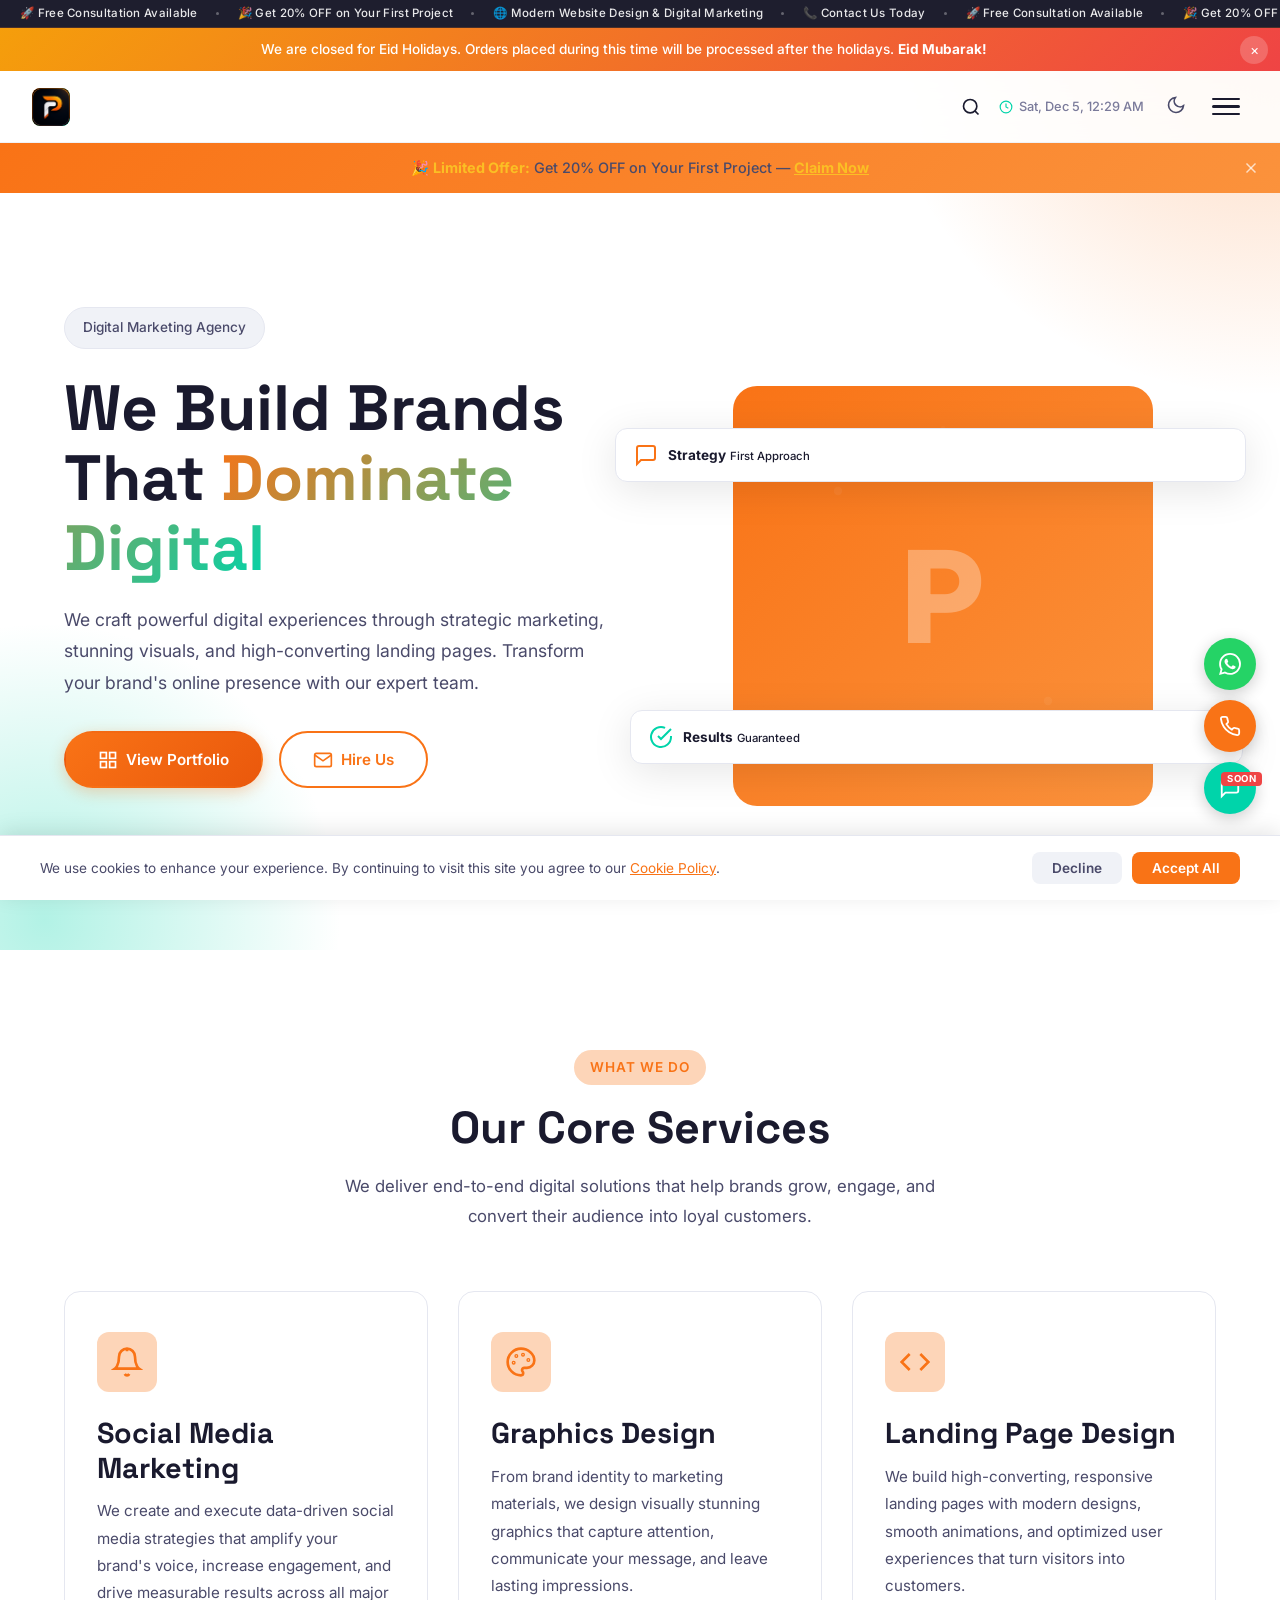
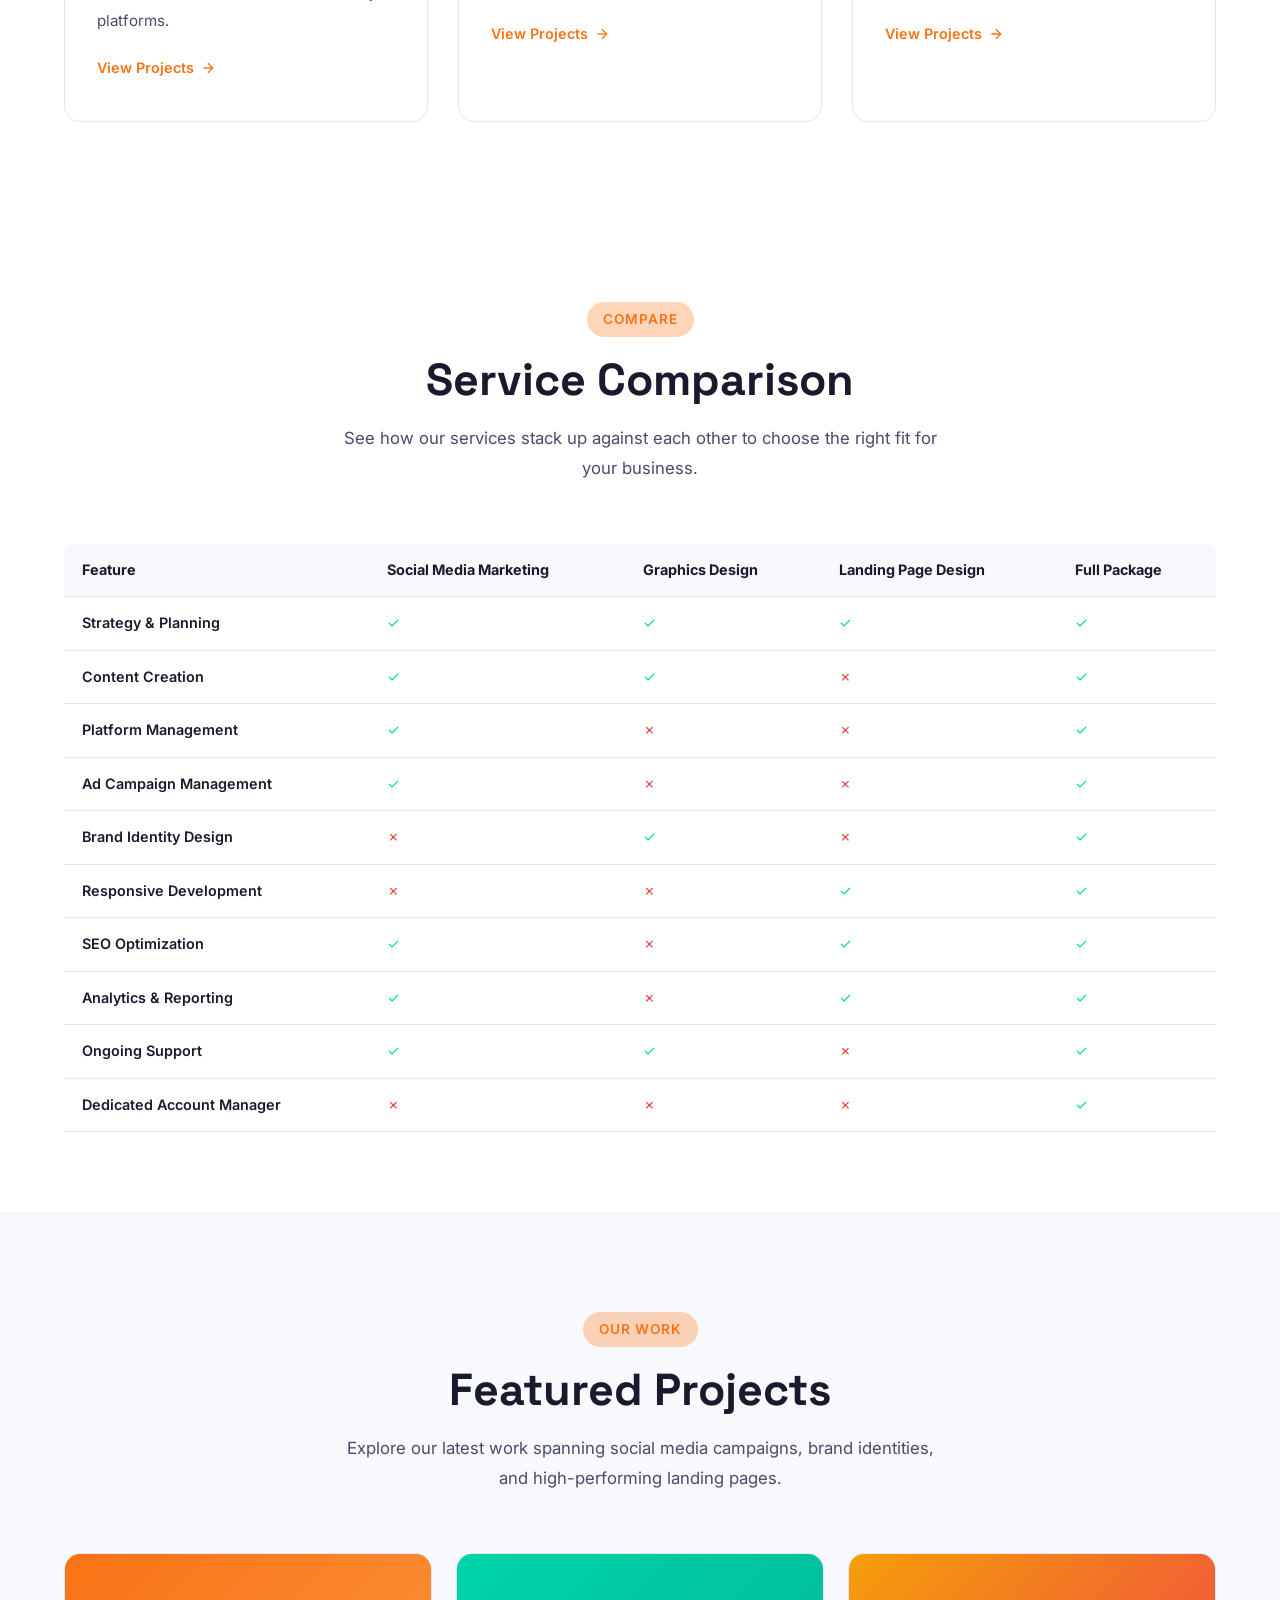
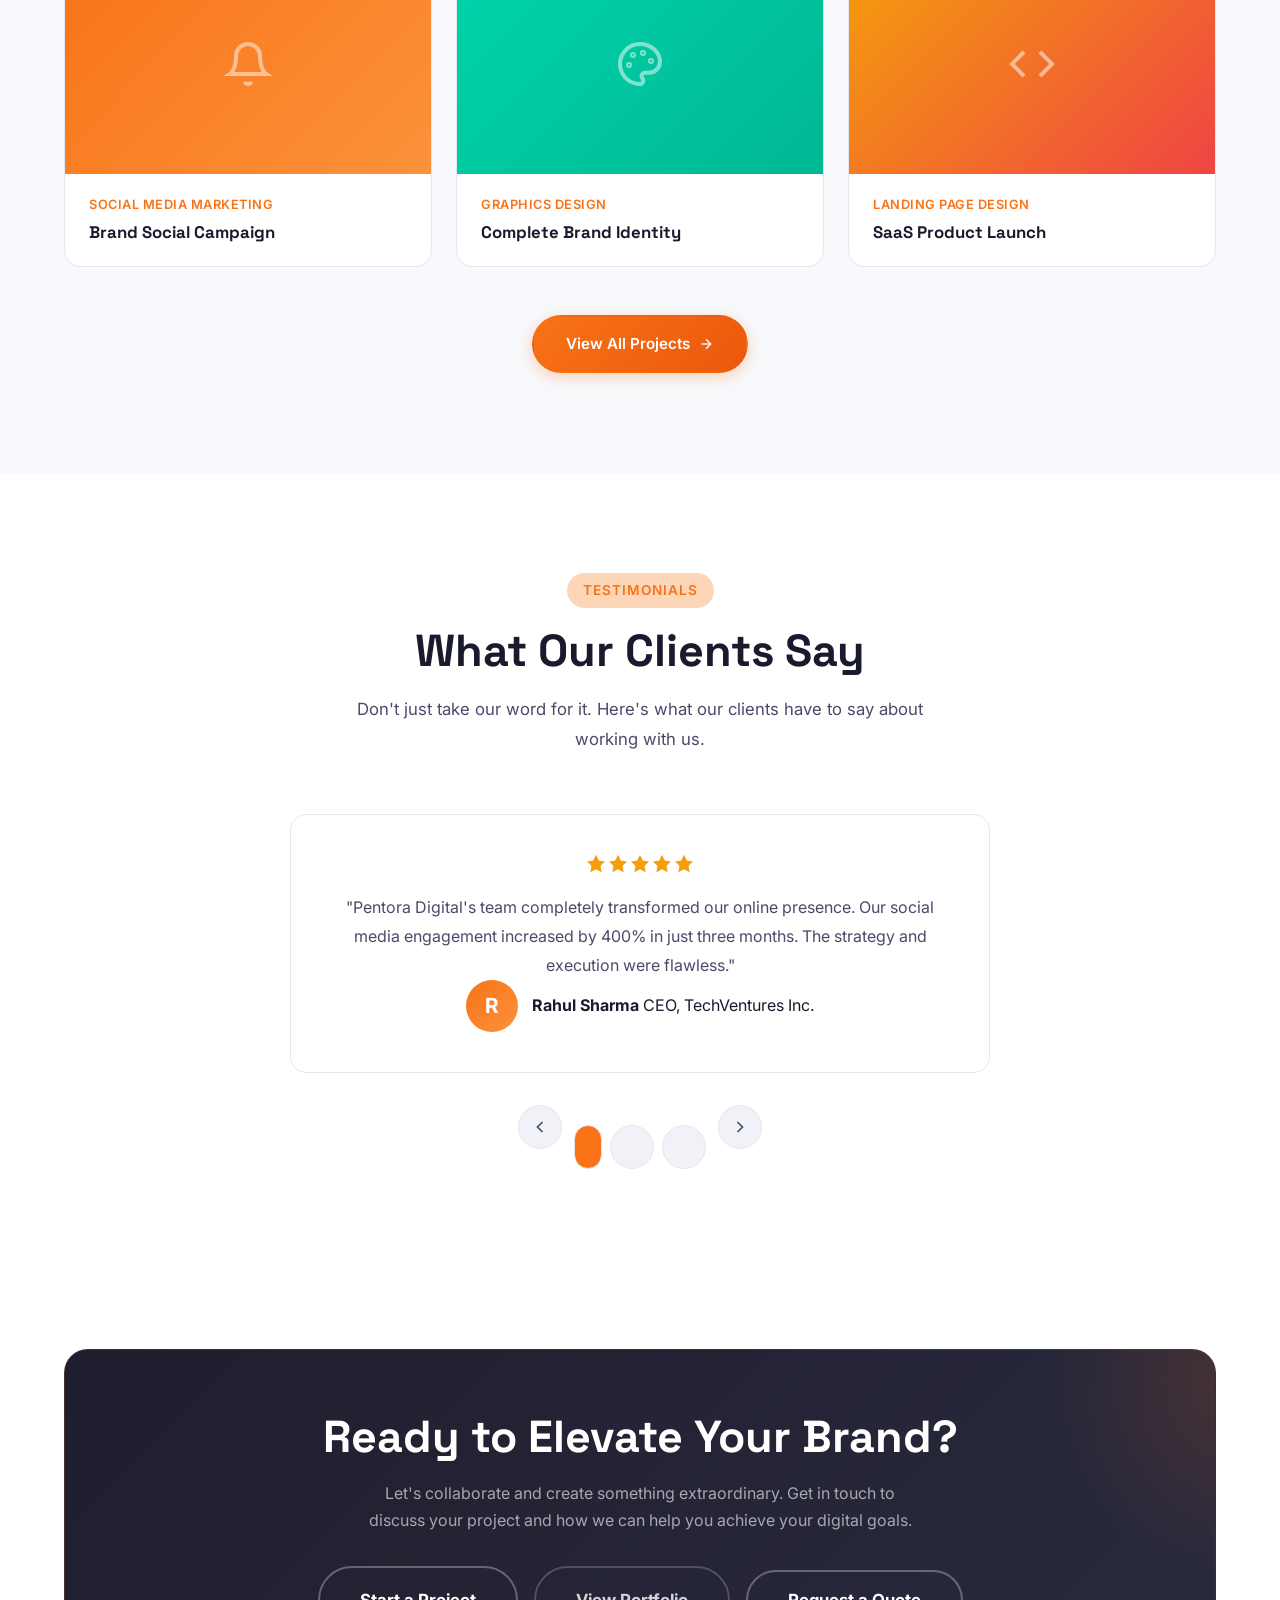
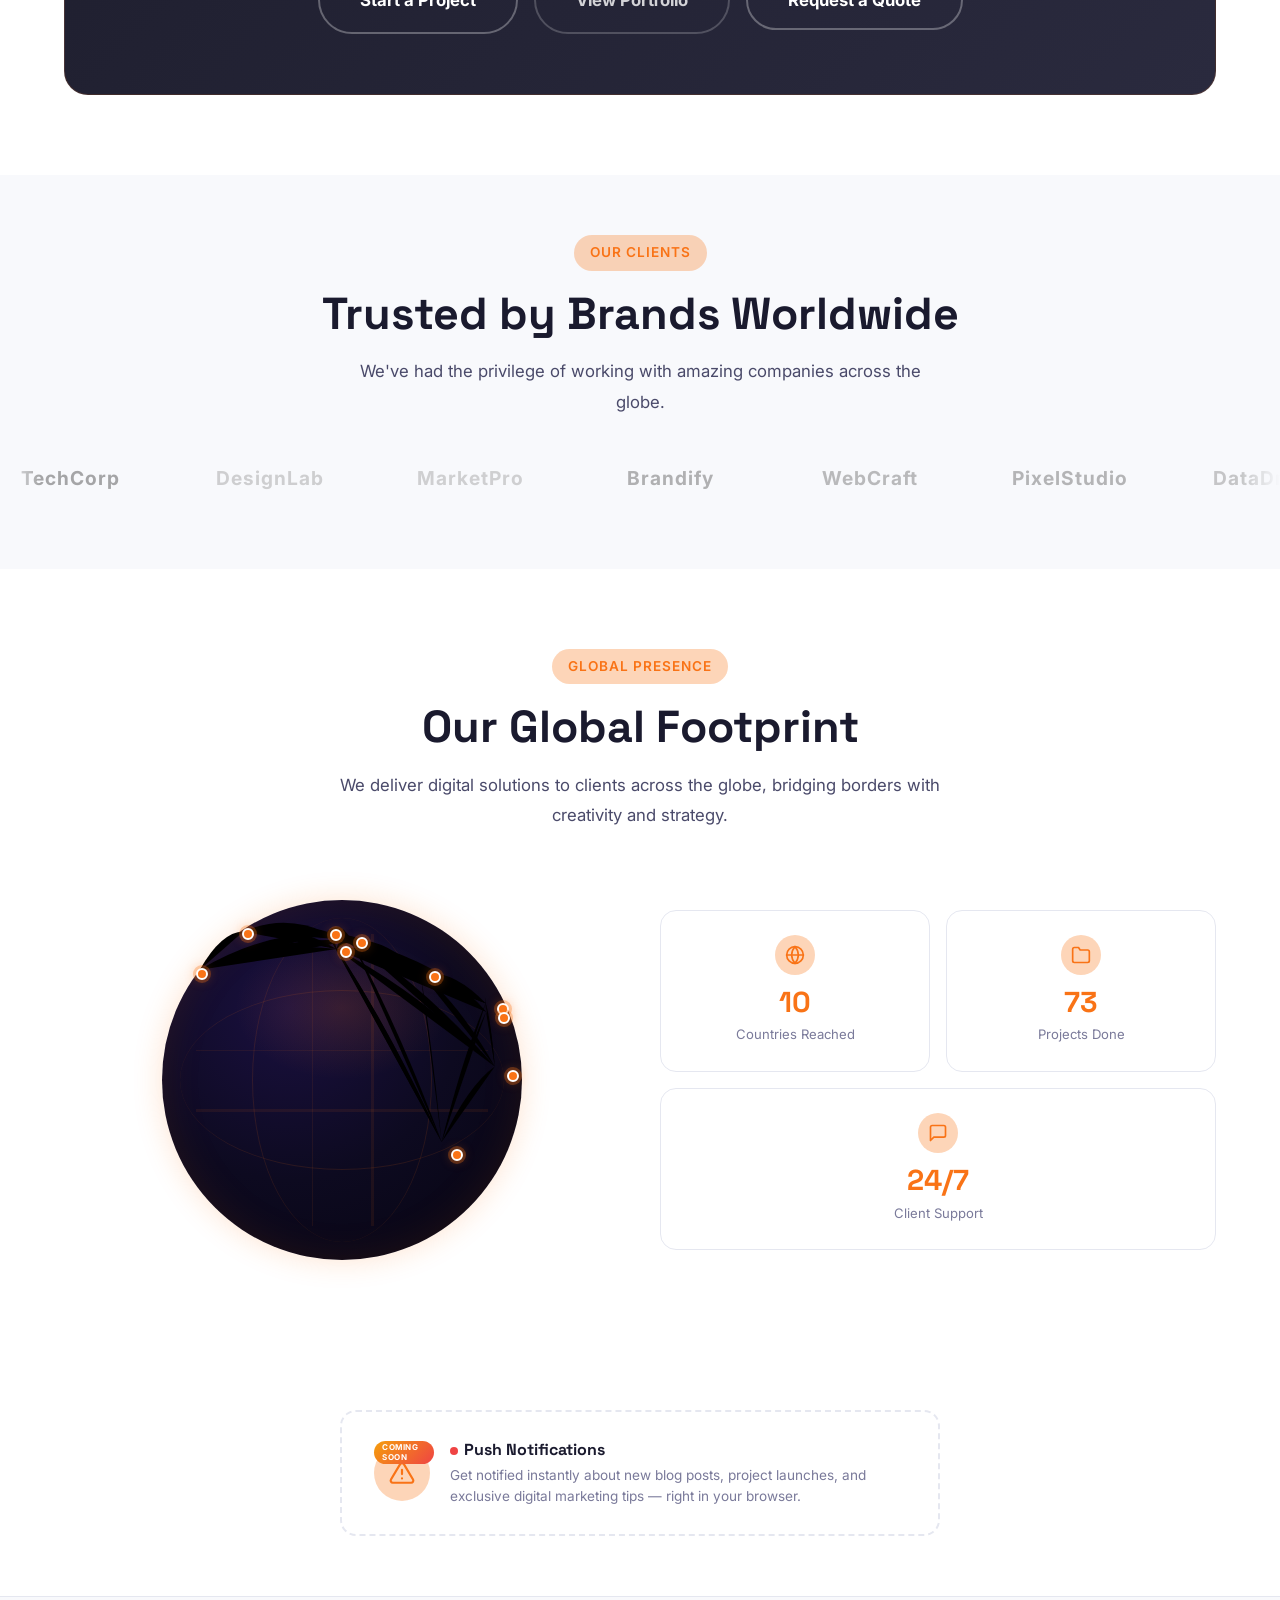
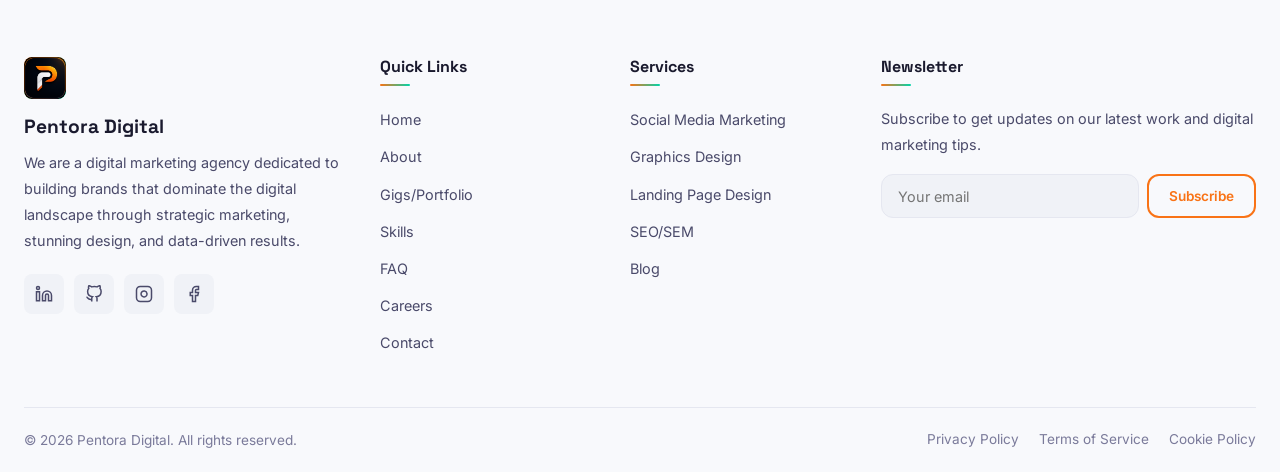
<file: index.html>
<!DOCTYPE html>
<html lang="en">
<head>
    <meta charset="UTF-8">
    <meta name="viewport" content="width=device-width, initial-scale=1.0">
    <meta name="description" content="Pentora Digital - Digital Marketing Agency specializing in Social Media Marketing, Graphics Design, and Landing Page Design. We build brands that dominate digital.">
    <meta name="keywords" content="Pentora Digital, digital marketing agency, social media marketing, graphics design, landing page design, brand building, digital agency, marketing services">
    <meta name="author" content="Pentora Digital">
    <meta name="robots" content="index, follow">
    <meta property="og:title" content="Pentora Digital - Digital Marketing Agency">
    <meta property="og:description" content="We Build Brands That Dominate Digital. Social Media Marketing, Graphics Design, and Landing Page Design services.">
    <meta property="og:type" content="website">
    <meta name="twitter:card" content="summary_large_image">
    <meta name="twitter:title" content="Pentora Digital - Digital Marketing Agency">
    <meta name="twitter:description" content="We Build Brands That Dominate Digital.">
    <title>Pentora Digital | Digital Marketing Agency</title>
    <link rel="stylesheet" href="css/style.css">
    <link rel="stylesheet" href="css/upgrades.css">
    <!-- Google tag (gtag.js) -->
<script async src="https://www.googletagmanager.com/gtag/js?id=G-C1CWLJGG6E"></script>
<script>
  window.dataLayer = window.dataLayer || [];
  function gtag(){dataLayer.push(arguments);}
  gtag('js', new Date());

  gtag('config', 'G-C1CWLJGG6E');
</script>
</head>
<body>
    <div class="page-loader" id="page-loader">
        <div class="loader-inner">
            <div class="loader-logo">
                <div class="brand-icon loader-brand"><img src="images/loader-img.png" alt="Pentora Digital"></div>
            </div>
            <div class="loader-progress">
                <div class="loader-bar"></div>
            </div>
            <div class="loader-percent">0%</div>
            <div class="loader-text">Pentora Digital</div>
        </div>
    </div>

    <nav class="navbar">
        <div class="container">
            <a href="index.html" class="nav-brand">
                <div class="brand-icon"><img src="images/brand_icon.png" alt="Pentora Digital" data-i18n="nav.brand"></div>
            </a>
            <div class="nav-menu">
                <a href="index.html" class="nav-link active" data-i18n="nav.home">Home</a>
                <a href="about.html" class="nav-link" data-i18n="nav.about">About</a>
                <a href="portfolio.html" class="nav-link" data-i18n="nav.portfolio">Gigs/Portfolio</a>
                <a href="skills.html" class="nav-link" data-i18n="nav.skills">Skills</a>
                <a href="faq.html" class="nav-link" data-i18n="nav.faq">FAQ</a>
                <a href="careers.html" class="nav-link" data-i18n="nav.careers">Careers</a>
                <a href="contact.html" class="nav-link" data-i18n="nav.contact">Contact</a>
            </div>
            <div class="nav-actions">
                <div class="nav-social">
                    <a href="#" aria-label="LinkedIn"><svg viewBox="0 0 24 24" stroke="currentColor" stroke-width="2" fill="none" style="width:18px;height:18px"><path d="M16 8a6 6 0 0 1 6 6v7h-4v-7a2 2 0 0 0-2-2 2 2 0 0 0-2 2v7h-4v-7a6 6 0 0 1 6-6z"/><rect x="2" y="9" width="4" height="12"/><circle cx="4" cy="4" r="2"/></svg></a>
                    <a href="#" aria-label="GitHub"><svg viewBox="0 0 24 24" stroke="currentColor" stroke-width="2" fill="none" style="width:18px;height:18px"><path d="M9 19c-5 1.5-5-2.5-7-3m14 6v-3.87a3.37 3.37 0 0 0-.94-2.61c3.14-.35 6.44-1.54 6.44-7A5.44 5.44 0 0 0 20 4.77 5.07 5.07 0 0 0 19.91 1S18.73.65 16 2.48a13.38 13.38 0 0 0-7 0C6.27.65 5.09 1 5.09 1A5.07 5.07 0 0 0 5 4.77a5.44 5.44 0 0 0-1.5 3.78c0 5.42 3.3 6.61 6.44 7A3.37 3.37 0 0 0 9 18.13V22"/></svg></a>
                    <a href="#" aria-label="Instagram"><svg viewBox="0 0 24 24" stroke="currentColor" stroke-width="2" fill="none" style="width:18px;height:18px"><rect x="2" y="2" width="20" height="20" rx="5"/><path d="M16 11.37A4 4 0 1 1 12.63 8 4 4 0 0 1 16 11.37z"/><line x1="17.5" y1="6.5" x2="17.51" y2="6.5"/></svg></a>
                    <a href="#" aria-label="Facebook"><svg viewBox="0 0 24 24" stroke="currentColor" stroke-width="2" fill="none" style="width:18px;height:18px"><path d="M18 2h-3a5 5 0 0 0-5 5v3H7v4h3v8h4v-8h3l1-4h-4V7a1 1 0 0 1 1-1h3z"/></svg></a>
                </div>
                <button class="theme-toggle" id="theme-toggle" aria-label="Toggle dark mode">
                    <span class="icon-sun"><svg viewBox="0 0 24 24" stroke="currentColor" stroke-width="2" fill="none" style="width:20px;height:20px"><circle cx="12" cy="12" r="5"/><line x1="12" y1="1" x2="12" y2="3"/><line x1="12" y1="21" x2="12" y2="23"/><line x1="4.22" y1="4.22" x2="5.64" y2="5.64"/><line x1="18.36" y1="18.36" x2="19.78" y2="19.78"/><line x1="1" y1="12" x2="3" y2="12"/><line x1="21" y1="12" x2="23" y2="12"/><line x1="4.22" y1="19.78" x2="5.64" y2="18.36"/><line x1="18.36" y1="5.64" x2="19.78" y2="4.22"/></svg></span>
                    <span class="icon-moon"><svg viewBox="0 0 24 24" stroke="currentColor" stroke-width="2" fill="none" style="width:20px;height:20px"><path d="M21 12.79A9 9 0 1 1 11.21 3 7 7 0 0 0 21 12.79z"/></svg></span>
                </button>
                <a href="contact.html" class="btn-hire" data-i18n="nav.hire">Hire Us</a>
            </div>
            <div class="hamburger" aria-label="Menu">
                <span></span><span></span><span></span>
            </div>
        </div>
    </nav>
    <div class="mobile-menu">
        <div class="mobile-menu-panel">
            <a href="index.html" class="mobile-nav-link active" data-i18n="nav.home">Home</a>
            <a href="about.html" class="mobile-nav-link" data-i18n="nav.about">About</a>
            <a href="portfolio.html" class="mobile-nav-link" data-i18n="nav.portfolio">Gigs/Portfolio</a>
            <a href="skills.html" class="mobile-nav-link" data-i18n="nav.skills">Skills</a>
            <a href="faq.html" class="mobile-nav-link" data-i18n="nav.faq">FAQ</a>
            <a href="careers.html" class="mobile-nav-link" data-i18n="nav.careers">Careers</a>
            <a href="contact.html" class="mobile-nav-link" data-i18n="nav.contact">Contact</a>
            <div class="mobile-nav-actions">
                <a href="contact.html" class="btn btn-primary" style="text-align:center;justify-content:center;margin-top:16px" data-i18n="nav.hire">Hire Us</a>
            </div>
            <div class="mobile-social">
                <a href="#" aria-label="LinkedIn"><svg viewBox="0 0 24 24" stroke="currentColor" stroke-width="2" fill="none" style="width:18px;height:18px"><path d="M16 8a6 6 0 0 1 6 6v7h-4v-7a2 2 0 0 0-2-2 2 2 0 0 0-2 2v7h-4v-7a6 6 0 0 1 6-6z"/><rect x="2" y="9" width="4" height="12"/><circle cx="4" cy="4" r="2"/></svg></a>
                <a href="#" aria-label="GitHub"><svg viewBox="0 0 24 24" stroke="currentColor" stroke-width="2" fill="none" style="width:18px;height:18px"><path d="M9 19c-5 1.5-5-2.5-7-3m14 6v-3.87a3.37 3.37 0 0 0-.94-2.61c3.14-.35 6.44-1.54 6.44-7A5.44 5.44 0 0 0 20 4.77 5.07 5.07 0 0 0 19.91 1S18.73.65 16 2.48a13.38 13.38 0 0 0-7 0C6.27.65 5.09 1 5.09 1A5.07 5.07 0 0 0 5 4.77a5.44 5.44 0 0 0-1.5 3.78c0 5.42 3.3 6.61 6.44 7A3.37 3.37 0 0 0 9 18.13V22"/></svg></a>
                <a href="#" aria-label="Instagram"><svg viewBox="0 0 24 24" stroke="currentColor" stroke-width="2" fill="none" style="width:18px;height:18px"><rect x="2" y="2" width="20" height="20" rx="5"/><path d="M16 11.37A4 4 0 1 1 12.63 8 4 4 0 0 1 16 11.37z"/><line x1="17.5" y1="6.5" x2="17.51" y2="6.5"/></svg></a>
                <a href="#" aria-label="Facebook"><svg viewBox="0 0 24 24" stroke="currentColor" stroke-width="2" fill="none" style="width:18px;height:18px"><path d="M18 2h-3a5 5 0 0 0-5 5v3H7v4h3v8h4v-8h3l1-4h-4V7a1 1 0 0 1 1-1h3z"/></svg></a>
            </div>
        </div>
    </div>

    <main>
        <!-- HERO SECTION -->
        <section class="hero" id="hero">
            <div class="container">
                <div class="hero-content">
                    <span class="hero-badge" data-i18n="hero.tag">Digital Marketing Agency</span>
                    <h1 data-i18n="hero.title">We Build Brands That <span class="gradient-text">Dominate Digital</span></h1>
                    <p class="hero-desc" data-i18n="hero.desc">We craft powerful digital experiences through strategic marketing, stunning visuals, and high-converting landing pages. Transform your brand's online presence with our expert team.</p>
                    <div class="hero-buttons">
                        <a href="portfolio.html" class="btn btn-primary">
                            <svg viewBox="0 0 24 24" stroke="currentColor" stroke-width="2" fill="none" style="width:20px;height:20px">
                                <rect x="3" y="3" width="7" height="7"></rect>
                                <rect x="14" y="3" width="7" height="7"></rect>
                                <rect x="14" y="14" width="7" height="7"></rect>
                                <rect x="3" y="14" width="7" height="7"></rect>
                            </svg>
                            View Portfolio
                        </a>
                        <a href="contact.html" class="btn btn-outline">
                            <svg viewBox="0 0 24 24" stroke="currentColor" stroke-width="2" fill="none" style="width:20px;height:20px">
                                <path d="M4 4h16c1.1 0 2 .9 2 2v12c0 1.1-.9 2-2 2H4c-1.1 0-2-.9-2-2V6c0-1.1.9-2 2-2z"></path>
                                <polyline points="22,6 12,13 2,6"></polyline>
                            </svg>
                            Hire Us
                        </a>
                    </div>
                    <div class="hero-stats">
                        <div class="hero-stat">
                            <span class="stat-number">150+</span>
                            <span class="stat-label">Projects</span>
                        </div>
                        <div class="hero-stat">
                            <span class="stat-number">5+</span>
                            <span class="stat-label">Years</span>
                        </div>
                        <div class="hero-stat">
                            <span class="stat-number">50+</span>
                            <span class="stat-label">Happy Clients</span>
                        </div>
                    </div>
                </div>

                <div class="hero-visual">
                    <div class="hero-image-wrapper">
                        <div class="hero-image" style="background: linear-gradient(135deg, #f97316, #fb923c); display: flex; align-items: center; justify-content: center;">
                            <span style="font-size: 8rem; font-weight: 800; color: rgba(255,255,255,0.3);">P</span>
                        </div>
                    </div>
                    <div class="hero-float-card" style="top: 10%; left: -10%;">
                        <svg viewBox="0 0 24 24" stroke="currentColor" stroke-width="2" fill="none" style="width:24px;height:24px; color: #f97316;">
                            <path d="M21 15a2 2 0 0 1-2 2H7l-4 4V5a2 2 0 0 1 2-2h14a2 2 0 0 1 2 2z"></path>
                        </svg>
                        <div>
                            <strong>Strategy</strong>
                            <small>First Approach</small>
                        </div>
                    </div>
                    <div class="hero-float-card" style="bottom: 10%; right: -5%;">
                        <svg viewBox="0 0 24 24" stroke="currentColor" stroke-width="2" fill="none" style="width:24px;height:24px; color: #00d4aa;">
                            <path d="M22 11.08V12a10 10 0 1 1-5.93-9.14"></path>
                            <polyline points="22 4 12 14.01 9 11.01"></polyline>
                        </svg>
                        <div>
                            <strong>Results</strong>
                            <small>Guaranteed</small>
                        </div>
                    </div>
                </div>
            </div>
        </section>

        <!-- SERVICES SECTION -->
        <section class="section" id="services">
            <div class="container">
                <div class="section-header">
                    <span class="section-tag" data-i18n="services.tag">What We Do</span>
                    <h2 class="section-title" data-i18n="services.title">Our Core Services</h2>
                    <p class="section-description">We deliver end-to-end digital solutions that help brands grow, engage, and convert their audience into loyal customers.</p>
                </div>

                <div class="services-grid">
                    <div class="service-card">
                        <div class="service-icon">
                            <svg viewBox="0 0 24 24" stroke="currentColor" stroke-width="2" fill="none" style="width:32px;height:32px;">
                                <path d="M18 8A6 6 0 0 0 6 8c0 7-3 9-3 9h18s-3-2-3-9"></path>
                                <path d="M13.73 21a2 2 0 0 1-3.46 0"></path>
                                <line x1="12" y1="2" x2="12" y2="4"></line>
                            </svg>
                        </div>
                        <h3>Social Media Marketing</h3>
                        <p>We create and execute data-driven social media strategies that amplify your brand's voice, increase engagement, and drive measurable results across all major platforms.</p>
                        <a href="portfolio.html" class="service-link">
                            View Projects
                            <svg viewBox="0 0 24 24" stroke="currentColor" stroke-width="2" fill="none" style="width:16px;height:16px;">
                                <line x1="5" y1="12" x2="19" y2="12"></line>
                                <polyline points="12 5 19 12 12 19"></polyline>
                            </svg>
                        </a>
                    </div>

                    <div class="service-card">
                        <div class="service-icon">
                            <svg viewBox="0 0 24 24" stroke="currentColor" stroke-width="2" fill="none" style="width:32px;height:32px;">
                                <circle cx="13.5" cy="6.5" r="0.5"></circle>
                                <circle cx="17.5" cy="10.5" r="0.5"></circle>
                                <circle cx="8.5" cy="7.5" r="0.5"></circle>
                                <circle cx="6.5" cy="12.5" r="0.5"></circle>
                                <path d="M12 2C6.5 2 2 6.5 2 12s4.5 10 10 10c.926 0 1.648-.746 1.648-1.688 0-.437-.18-.835-.437-1.125-.29-.289-.438-.652-.438-1.125a1.64 1.64 0 0 1 1.668-1.668h1.996c3.051 0 5.555-2.503 5.555-5.554C21.965 6.012 17.461 2 12 2z"></path>
                            </svg>
                        </div>
                        <h3>Graphics Design</h3>
                        <p>From brand identity to marketing materials, we design visually stunning graphics that capture attention, communicate your message, and leave lasting impressions.</p>
                        <a href="portfolio.html" class="service-link">
                            View Projects
                            <svg viewBox="0 0 24 24" stroke="currentColor" stroke-width="2" fill="none" style="width:16px;height:16px;">
                                <line x1="5" y1="12" x2="19" y2="12"></line>
                                <polyline points="12 5 19 12 12 19"></polyline>
                            </svg>
                        </a>
                    </div>

                    <div class="service-card">
                        <div class="service-icon">
                            <svg viewBox="0 0 24 24" stroke="currentColor" stroke-width="2" fill="none" style="width:32px;height:32px;">
                                <polyline points="16 18 22 12 16 6"></polyline>
                                <polyline points="8 6 2 12 8 18"></polyline>
                            </svg>
                        </div>
                        <h3>Landing Page Design</h3>
                        <p>We build high-converting, responsive landing pages with modern designs, smooth animations, and optimized user experiences that turn visitors into customers.</p>
                        <a href="portfolio.html" class="service-link">
                            View Projects
                            <svg viewBox="0 0 24 24" stroke="currentColor" stroke-width="2" fill="none" style="width:16px;height:16px;">
                                <line x1="5" y1="12" x2="19" y2="12"></line>
                                <polyline points="12 5 19 12 12 19"></polyline>
                            </svg>
                        </a>
                    </div>
                </div>
            </div>
        </section>

        <!-- SERVICE COMPARISON SECTION -->
        <section class="section comparison-section" id="service-comparison">
            <div class="container">
                <div class="section-header">
                    <span class="section-tag">Compare</span>
                    <h2 class="section-title">Service Comparison</h2>
                    <p class="section-description">See how our services stack up against each other to choose the right fit for your business.</p>
                </div>
                <div class="comparison-table-wrapper">
                    <table class="comparison-table">
                        <thead>
                            <tr>
                                <th>Feature</th>
                                <th>Social Media Marketing</th>
                                <th>Graphics Design</th>
                                <th>Landing Page Design</th>
                                <th>Full Package</th>
                            </tr>
                        </thead>
                        <tbody>
                            <tr><td>Strategy & Planning</td><td class="check">&#10003;</td><td class="check">&#10003;</td><td class="check">&#10003;</td><td class="check">&#10003;</td></tr>
                            <tr><td>Content Creation</td><td class="check">&#10003;</td><td class="check">&#10003;</td><td class="cross">&#10007;</td><td class="check">&#10003;</td></tr>
                            <tr><td>Platform Management</td><td class="check">&#10003;</td><td class="cross">&#10007;</td><td class="cross">&#10007;</td><td class="check">&#10003;</td></tr>
                            <tr><td>Ad Campaign Management</td><td class="check">&#10003;</td><td class="cross">&#10007;</td><td class="cross">&#10007;</td><td class="check">&#10003;</td></tr>
                            <tr><td>Brand Identity Design</td><td class="cross">&#10007;</td><td class="check">&#10003;</td><td class="cross">&#10007;</td><td class="check">&#10003;</td></tr>
                            <tr><td>Responsive Development</td><td class="cross">&#10007;</td><td class="cross">&#10007;</td><td class="check">&#10003;</td><td class="check">&#10003;</td></tr>
                            <tr><td>SEO Optimization</td><td class="check">&#10003;</td><td class="cross">&#10007;</td><td class="check">&#10003;</td><td class="check">&#10003;</td></tr>
                            <tr><td>Analytics & Reporting</td><td class="check">&#10003;</td><td class="cross">&#10007;</td><td class="check">&#10003;</td><td class="check">&#10003;</td></tr>
                            <tr><td>Ongoing Support</td><td class="check">&#10003;</td><td class="check">&#10003;</td><td class="cross">&#10007;</td><td class="check">&#10003;</td></tr>
                            <tr><td>Dedicated Account Manager</td><td class="cross">&#10007;</td><td class="cross">&#10007;</td><td class="cross">&#10007;</td><td class="check">&#10003;</td></tr>
                        </tbody>
                    </table>
                </div>
            </div>
        </section>

        <!-- PORTFOLIO SECTION -->
        <section class="section section-alt" id="portfolio">
            <div class="container">
                <div class="section-header">
                    <span class="section-tag" data-i18n="portfolio.tag">Our Work</span>
                    <h2 class="section-title" data-i18n="portfolio.title">Featured Projects</h2>
                    <p class="section-description">Explore our latest work spanning social media campaigns, brand identities, and high-performing landing pages.</p>
                </div>

                <div class="portfolio-grid">
                    <div class="portfolio-card" data-modal-trigger="modal-1">
                        <div class="portfolio-thumb">
                            <div class="portfolio-thumb-bg" style="background: linear-gradient(135deg, #f97316, #fb923c);">
                                <svg viewBox="0 0 24 24" stroke="currentColor" stroke-width="2" fill="none" style="width:48px;height:48px;color: rgba(255,255,255,0.5);">
                                    <path d="M18 8A6 6 0 0 0 6 8c0 7-3 9-3 9h18s-3-2-3-9"></path>
                                    <path d="M13.73 21a2 2 0 0 1-3.46 0"></path>
                                </svg>
                            </div>
                        </div>
                        <div class="portfolio-overlay">
                            <a href="#" class="portfolio-btn portfolio-btn-demo">View Demo</a>
                            <button class="portfolio-btn portfolio-btn-details">Details</button>
                        </div>
                        <div class="portfolio-info">
                            <span class="portfolio-category">Social Media Marketing</span>
                            <h3>Brand Social Campaign</h3>
                        </div>
                    </div>

                    <div class="portfolio-card" data-modal-trigger="modal-2">
                        <div class="portfolio-thumb">
                            <div class="portfolio-thumb-bg" style="background: linear-gradient(135deg, #00d4aa, #00b894);">
                                <svg viewBox="0 0 24 24" stroke="currentColor" stroke-width="2" fill="none" style="width:48px;height:48px;color: rgba(255,255,255,0.5);">
                                    <circle cx="13.5" cy="6.5" r="0.5"></circle>
                                    <circle cx="17.5" cy="10.5" r="0.5"></circle>
                                    <circle cx="8.5" cy="7.5" r="0.5"></circle>
                                    <circle cx="6.5" cy="12.5" r="0.5"></circle>
                                    <path d="M12 2C6.5 2 2 6.5 2 12s4.5 10 10 10c.926 0 1.648-.746 1.648-1.688 0-.437-.18-.835-.437-1.125-.29-.289-.438-.652-.438-1.125a1.64 1.64 0 0 1 1.668-1.668h1.996c3.051 0 5.555-2.503 5.555-5.554C21.965 6.012 17.461 2 12 2z"></path>
                                </svg>
                            </div>
                        </div>
                        <div class="portfolio-overlay">
                            <a href="#" class="portfolio-btn portfolio-btn-demo">View Demo</a>
                            <button class="portfolio-btn portfolio-btn-details">Details</button>
                        </div>
                        <div class="portfolio-info">
                            <span class="portfolio-category">Graphics Design</span>
                            <h3>Complete Brand Identity</h3>
                        </div>
                    </div>

                    <div class="portfolio-card" data-modal-trigger="modal-3">
                        <div class="portfolio-thumb">
                            <div class="portfolio-thumb-bg" style="background: linear-gradient(135deg, #f59e0b, #ef4444);">
                                <svg viewBox="0 0 24 24" stroke="currentColor" stroke-width="2" fill="none" style="width:48px;height:48px;color: rgba(255,255,255,0.5);">
                                    <polyline points="16 18 22 12 16 6"></polyline>
                                    <polyline points="8 6 2 12 8 18"></polyline>
                                </svg>
                            </div>
                        </div>
                        <div class="portfolio-overlay">
                            <a href="#" class="portfolio-btn portfolio-btn-demo">View Demo</a>
                            <button class="portfolio-btn portfolio-btn-details">Details</button>
                        </div>
                        <div class="portfolio-info">
                            <span class="portfolio-category">Landing Page Design</span>
                            <h3>SaaS Product Launch</h3>
                        </div>
                    </div>
                </div>

                <div class="section-footer">
                    <a href="portfolio.html" class="btn btn-primary">
                        View All Projects
                        <svg viewBox="0 0 24 24" stroke="currentColor" stroke-width="2" fill="none" style="width:16px;height:16px;">
                            <line x1="5" y1="12" x2="19" y2="12"></line>
                            <polyline points="12 5 19 12 12 19"></polyline>
                        </svg>
                    </a>
                </div>
            </div>
        </section>

        <!-- PORTFOLIO MODALS -->
        <div class="portfolio-modal" id="modal-1">
            <div class="modal-content">
                <button class="modal-close" aria-label="Close modal">
                    <svg viewBox="0 0 24 24" stroke="currentColor" stroke-width="2" fill="none" style="width:24px;height:24px;">
                        <line x1="18" y1="6" x2="6" y2="18"></line>
                        <line x1="6" y1="6" x2="18" y2="18"></line>
                    </svg>
                </button>
                <div class="modal-thumb" style="background: linear-gradient(135deg, #f97316, #fb923c);">
                    <svg viewBox="0 0 24 24" stroke="currentColor" stroke-width="2" fill="none" style="width:64px;height:64px;color: rgba(255,255,255,0.4);">
                        <path d="M18 8A6 6 0 0 0 6 8c0 7-3 9-3 9h18s-3-2-3-9"></path>
                        <path d="M13.73 21a2 2 0 0 1-3.46 0"></path>
                    </svg>
                </div>
                <div class="modal-body">
                    <span class="modal-category">Social Media Marketing</span>
                    <h3>Brand Social Campaign</h3>
                    <p>A comprehensive social media marketing campaign that increased brand awareness by 300% across Instagram, Facebook, and Twitter. We managed content creation, community engagement, and paid advertising strategies that delivered exceptional ROI for our client.</p>
                    <div class="modal-tools">
                        <span class="tool-tag">Instagram</span>
                        <span class="tool-tag">Facebook Ads</span>
                        <span class="tool-tag">Content Strategy</span>
                        <span class="tool-tag">Analytics</span>
                    </div>
                    <a href="#" class="btn btn-primary modal-demo-link">
                        View Live Demo
                        <svg viewBox="0 0 24 24" stroke="currentColor" stroke-width="2" fill="none" style="width:16px;height:16px;">
                            <path d="M18 13v6a2 2 0 0 1-2 2H5a2 2 0 0 1-2-2V8a2 2 0 0 1 2-2h6"></path>
                            <polyline points="15 3 21 3 21 9"></polyline>
                            <line x1="10" y1="14" x2="21" y2="3"></line>
                        </svg>
                    </a>
                </div>
            </div>
        </div>

        <div class="portfolio-modal" id="modal-2">
            <div class="modal-content">
                <button class="modal-close" aria-label="Close modal">
                    <svg viewBox="0 0 24 24" stroke="currentColor" stroke-width="2" fill="none" style="width:24px;height:24px;">
                        <line x1="18" y1="6" x2="6" y2="18"></line>
                        <line x1="6" y1="6" x2="18" y2="18"></line>
                    </svg>
                </button>
                <div class="modal-thumb" style="background: linear-gradient(135deg, #00d4aa, #00b894);">
                    <svg viewBox="0 0 24 24" stroke="currentColor" stroke-width="2" fill="none" style="width:64px;height:64px;color: rgba(255,255,255,0.4);">
                        <circle cx="13.5" cy="6.5" r="0.5"></circle>
                        <circle cx="17.5" cy="10.5" r="0.5"></circle>
                        <circle cx="8.5" cy="7.5" r="0.5"></circle>
                        <circle cx="6.5" cy="12.5" r="0.5"></circle>
                        <path d="M12 2C6.5 2 2 6.5 2 12s4.5 10 10 10c.926 0 1.648-.746 1.648-1.688 0-.437-.18-.835-.437-1.125-.29-.289-.438-.652-.438-1.125a1.64 1.64 0 0 1 1.668-1.668h1.996c3.051 0 5.555-2.503 5.555-5.554C21.965 6.012 17.461 2 12 2z"></path>
                    </svg>
                </div>
                <div class="modal-body">
                    <span class="modal-category">Graphics Design</span>
                    <h3>Complete Brand Identity</h3>
                    <p>A full brand identity package including logo design, color palette, typography system, brand guidelines, and marketing collateral. The new identity helped the client establish a cohesive and professional brand presence across all touchpoints.</p>
                    <div class="modal-tools">
                        <span class="tool-tag">Photoshop</span>
                        <span class="tool-tag">Illustrator</span>
                        <span class="tool-tag">Brand Guidelines</span>
                        <span class="tool-tag">Logo Design</span>
                    </div>
                    <a href="#" class="btn btn-primary modal-demo-link">
                        View Live Demo
                        <svg viewBox="0 0 24 24" stroke="currentColor" stroke-width="2" fill="none" style="width:16px;height:16px;">
                            <path d="M18 13v6a2 2 0 0 1-2 2H5a2 2 0 0 1-2-2V8a2 2 0 0 1 2-2h6"></path>
                            <polyline points="15 3 21 3 21 9"></polyline>
                            <line x1="10" y1="14" x2="21" y2="3"></line>
                        </svg>
                    </a>
                </div>
            </div>
        </div>

        <div class="portfolio-modal" id="modal-3">
            <div class="modal-content">
                <button class="modal-close" aria-label="Close modal">
                    <svg viewBox="0 0 24 24" stroke="currentColor" stroke-width="2" fill="none" style="width:24px;height:24px;">
                        <line x1="18" y1="6" x2="6" y2="18"></line>
                        <line x1="6" y1="6" x2="18" y2="18"></line>
                    </svg>
                </button>
                <div class="modal-thumb" style="background: linear-gradient(135deg, #f59e0b, #ef4444);">
                    <svg viewBox="0 0 24 24" stroke="currentColor" stroke-width="2" fill="none" style="width:64px;height:64px;color: rgba(255,255,255,0.4);">
                        <polyline points="16 18 22 12 16 6"></polyline>
                        <polyline points="8 6 2 12 8 18"></polyline>
                    </svg>
                </div>
                <div class="modal-body">
                    <span class="modal-category">Landing Page Design</span>
                    <h3>SaaS Product Launch</h3>
                    <p>A high-converting landing page designed and developed for a SaaS product launch. Features modern animations, responsive design, and optimized user flow that achieved a 12% conversion rate within the first month of launch.</p>
                    <div class="modal-tools">
                        <span class="tool-tag">HTML/CSS</span>
                        <span class="tool-tag">JavaScript</span>
                        <span class="tool-tag">Figma</span>
                        <span class="tool-tag">SEO</span>
                    </div>
                    <a href="#" class="btn btn-primary modal-demo-link">
                        View Live Demo
                        <svg viewBox="0 0 24 24" stroke="currentColor" stroke-width="2" fill="none" style="width:16px;height:16px;">
                            <path d="M18 13v6a2 2 0 0 1-2 2H5a2 2 0 0 1-2-2V8a2 2 0 0 1 2-2h6"></path>
                            <polyline points="15 3 21 3 21 9"></polyline>
                            <line x1="10" y1="14" x2="21" y2="3"></line>
                        </svg>
                    </a>
                </div>
            </div>
        </div>

        <!-- TESTIMONIALS SECTION -->
        <section class="section" id="testimonials">
            <div class="container">
                <div class="section-header">
                    <span class="section-tag" data-i18n="testimonials.tag">Testimonials</span>
                    <h2 class="section-title" data-i18n="testimonials.title">What Our Clients Say</h2>
                    <p class="section-description">Don't just take our word for it. Here's what our clients have to say about working with us.</p>
                </div>

                <div class="testimonials-wrapper">
                    <div class="testimonials-track">
                        <div class="testimonial-card">
                            <div class="testimonial-inner">
                                <div class="testimonial-stars">
                                    <svg viewBox="0 0 24 24" stroke="currentColor" stroke-width="2" fill="currentColor" style="width:18px;height:18px;color:#f59e0b;">
                                        <polygon points="12 2 15.09 8.26 22 9.27 17 14.14 18.18 21.02 12 17.77 5.82 21.02 7 14.14 2 9.27 8.91 8.26 12 2"></polygon>
                                    </svg>
                                    <svg viewBox="0 0 24 24" stroke="currentColor" stroke-width="2" fill="currentColor" style="width:18px;height:18px;color:#f59e0b;">
                                        <polygon points="12 2 15.09 8.26 22 9.27 17 14.14 18.18 21.02 12 17.77 5.82 21.02 7 14.14 2 9.27 8.91 8.26 12 2"></polygon>
                                    </svg>
                                    <svg viewBox="0 0 24 24" stroke="currentColor" stroke-width="2" fill="currentColor" style="width:18px;height:18px;color:#f59e0b;">
                                        <polygon points="12 2 15.09 8.26 22 9.27 17 14.14 18.18 21.02 12 17.77 5.82 21.02 7 14.14 2 9.27 8.91 8.26 12 2"></polygon>
                                    </svg>
                                    <svg viewBox="0 0 24 24" stroke="currentColor" stroke-width="2" fill="currentColor" style="width:18px;height:18px;color:#f59e0b;">
                                        <polygon points="12 2 15.09 8.26 22 9.27 17 14.14 18.18 21.02 12 17.77 5.82 21.02 7 14.14 2 9.27 8.91 8.26 12 2"></polygon>
                                    </svg>
                                    <svg viewBox="0 0 24 24" stroke="currentColor" stroke-width="2" fill="currentColor" style="width:18px;height:18px;color:#f59e0b;">
                                        <polygon points="12 2 15.09 8.26 22 9.27 17 14.14 18.18 21.02 12 17.77 5.82 21.02 7 14.14 2 9.27 8.91 8.26 12 2"></polygon>
                                    </svg>
                                </div>
                                <p class="testimonial-quote">"Pentora Digital's team completely transformed our online presence. Our social media engagement increased by 400% in just three months. The strategy and execution were flawless."</p>
                                <div class="testimonial-author">
                                    <div class="testimonial-avatar" style="background: linear-gradient(135deg, #f97316, #fb923c);">
                                        <span>R</span>
                                    </div>
                                    <div class="testimonial-info">
                                        <strong>Rahul Sharma</strong>
                                        <span>CEO, TechVentures Inc.</span>
                                    </div>
                                </div>
                            </div>
                        </div>

                        <div class="testimonial-card">
                            <div class="testimonial-inner">
                                <div class="testimonial-stars">
                                    <svg viewBox="0 0 24 24" stroke="currentColor" stroke-width="2" fill="currentColor" style="width:18px;height:18px;color:#f59e0b;">
                                        <polygon points="12 2 15.09 8.26 22 9.27 17 14.14 18.18 21.02 12 17.77 5.82 21.02 7 14.14 2 9.27 8.91 8.26 12 2"></polygon>
                                    </svg>
                                    <svg viewBox="0 0 24 24" stroke="currentColor" stroke-width="2" fill="currentColor" style="width:18px;height:18px;color:#f59e0b;">
                                        <polygon points="12 2 15.09 8.26 22 9.27 17 14.14 18.18 21.02 12 17.77 5.82 21.02 7 14.14 2 9.27 8.91 8.26 12 2"></polygon>
                                    </svg>
                                    <svg viewBox="0 0 24 24" stroke="currentColor" stroke-width="2" fill="currentColor" style="width:18px;height:18px;color:#f59e0b;">
                                        <polygon points="12 2 15.09 8.26 22 9.27 17 14.14 18.18 21.02 12 17.77 5.82 21.02 7 14.14 2 9.27 8.91 8.26 12 2"></polygon>
                                    </svg>
                                    <svg viewBox="0 0 24 24" stroke="currentColor" stroke-width="2" fill="currentColor" style="width:18px;height:18px;color:#f59e0b;">
                                        <polygon points="12 2 15.09 8.26 22 9.27 17 14.14 18.18 21.02 12 17.77 5.82 21.02 7 14.14 2 9.27 8.91 8.26 12 2"></polygon>
                                    </svg>
                                    <svg viewBox="0 0 24 24" stroke="currentColor" stroke-width="2" fill="currentColor" style="width:18px;height:18px;color:#f59e0b;">
                                        <polygon points="12 2 15.09 8.26 22 9.27 17 14.14 18.18 21.02 12 17.77 5.82 21.02 7 14.14 2 9.27 8.91 8.26 12 2"></polygon>
                                    </svg>
                                </div>
                                <p class="testimonial-quote">"The brand identity they created for us perfectly captures who we are. The logo, color palette, and design system are exactly what we needed. Highly recommend their design services!"</p>
                                <div class="testimonial-author">
                                    <div class="testimonial-avatar" style="background: linear-gradient(135deg, #00d4aa, #00b894);">
                                        <span>P</span>
                                    </div>
                                    <div class="testimonial-info">
                                        <strong>Priya Patel</strong>
                                        <span>Founder, GreenLeaf Organics</span>
                                    </div>
                                </div>
                            </div>
                        </div>

                        <div class="testimonial-card">
                            <div class="testimonial-inner">
                                <div class="testimonial-stars">
                                    <svg viewBox="0 0 24 24" stroke="currentColor" stroke-width="2" fill="currentColor" style="width:18px;height:18px;color:#f59e0b;">
                                        <polygon points="12 2 15.09 8.26 22 9.27 17 14.14 18.18 21.02 12 17.77 5.82 21.02 7 14.14 2 9.27 8.91 8.26 12 2"></polygon>
                                    </svg>
                                    <svg viewBox="0 0 24 24" stroke="currentColor" stroke-width="2" fill="currentColor" style="width:18px;height:18px;color:#f59e0b;">
                                        <polygon points="12 2 15.09 8.26 22 9.27 17 14.14 18.18 21.02 12 17.77 5.82 21.02 7 14.14 2 9.27 8.91 8.26 12 2"></polygon>
                                    </svg>
                                    <svg viewBox="0 0 24 24" stroke="currentColor" stroke-width="2" fill="currentColor" style="width:18px;height:18px;color:#f59e0b;">
                                        <polygon points="12 2 15.09 8.26 22 9.27 17 14.14 18.18 21.02 12 17.77 5.82 21.02 7 14.14 2 9.27 8.91 8.26 12 2"></polygon>
                                    </svg>
                                    <svg viewBox="0 0 24 24" stroke="currentColor" stroke-width="2" fill="currentColor" style="width:18px;height:18px;color:#f59e0b;">
                                        <polygon points="12 2 15.09 8.26 22 9.27 17 14.14 18.18 21.02 12 17.77 5.82 21.02 7 14.14 2 9.27 8.91 8.26 12 2"></polygon>
                                    </svg>
                                    <svg viewBox="0 0 24 24" stroke="currentColor" stroke-width="2" fill="currentColor" style="width:18px;height:18px;color:#f59e0b;">
                                        <polygon points="12 2 15.09 8.26 22 9.27 17 14.14 18.18 21.02 12 17.77 5.82 21.02 7 14.14 2 9.27 8.91 8.26 12 2"></polygon>
                                    </svg>
                                </div>
                                <p class="testimonial-quote">"Our new landing page converted at 15% from day one. The design is beautiful, fast, and perfectly optimized for our target audience. Best investment we've made this year."</p>
                                <div class="testimonial-author">
                                    <div class="testimonial-avatar" style="background: linear-gradient(135deg, #f59e0b, #ef4444);">
                                        <span>A</span>
                                    </div>
                                    <div class="testimonial-info">
                                        <strong>Amit Kumar</strong>
                                        <span>Marketing Director, CloudSync</span>
                                    </div>
                                </div>
                            </div>
                        </div>
                    </div>

                    <div class="testimonial-nav">
                        <button class="testimonial-prev" aria-label="Previous testimonial">
                            <svg viewBox="0 0 24 24" stroke="currentColor" stroke-width="2" fill="none" style="width:20px;height:20px;">
                                <polyline points="15 18 9 12 15 6"></polyline>
                            </svg>
                        </button>
                        <div class="testimonial-dots">
                            <button class="testimonial-dot active" aria-label="Go to testimonial 1"></button>
                            <button class="testimonial-dot" aria-label="Go to testimonial 2"></button>
                            <button class="testimonial-dot" aria-label="Go to testimonial 3"></button>
                        </div>
                        <button class="testimonial-next" aria-label="Next testimonial">
                            <svg viewBox="0 0 24 24" stroke="currentColor" stroke-width="2" fill="none" style="width:20px;height:20px;">
                                <polyline points="9 18 15 12 9 6"></polyline>
                            </svg>
                        </button>
                    </div>
                </div>
            </div>
        </section>

        <!-- CTA BANNER SECTION -->
        <section class="cta-section">
            <div class="container">
                <div class="cta-banner">
                    <h2 data-i18n="cta.title">Ready to Elevate Your Brand?</h2>
                    <p data-i18n="cta.desc">Let's collaborate and create something extraordinary. Get in touch to discuss your project and how we can help you achieve your digital goals.</p>
                    <div class="cta-buttons">
                        <a href="contact.html" class="btn btn-outline btn-lg" data-i18n="cta.start">Start a Project</a>
                        <a href="portfolio.html" class="btn btn-secondary btn-lg" data-i18n="cta.portfolio">View Portfolio</a>
                        <button onclick="showQuoteForm()" class="btn btn-outline btn-lg" data-i18n="cta.quote">Request a Quote</button>
                    </div>
                </div>
            </div>
        </section>
        <!-- CLIENT LOGO MARQUEE -->
        <section class="client-marquee-section" data-section="clients">
            <div class="container">
                <div class="section-header">
                    <span class="section-tag" data-i18n="clients.tag">Our Clients</span>
                    <h2 class="section-title" data-i18n="clients.title">Trusted by Brands Worldwide</h2>
                    <p class="section-description" data-i18n="clients.desc">We've had the privilege of working with amazing companies across the globe.</p>
                </div>
            </div>
        </section>

        <!-- INTERACTIVE GLOBE -->
        <section class="globe-section" data-section="globe">
            <div class="container">
                <div class="section-header">
                    <span class="section-tag" data-i18n="globe.tag">Global Presence</span>
                    <h2 class="section-title" data-i18n="globe.title">Our Global Footprint</h2>
                    <p class="section-description" data-i18n="globe.desc">We deliver digital solutions to clients across the globe, bridging borders with creativity and strategy.</p>
                </div>
                <div class="globe-layout">
                    <div class="globe-visual">
                        <div class="globe-container" id="globe-container">
                            <div class="globe-sphere" id="globe-sphere">
                                <div class="globe-grid globe-grid-h"></div>
                                <div class="globe-grid globe-grid-v"></div>
                                <div class="globe-glow"></div>
                            </div>
                            <svg class="globe-lines" id="globe-lines" viewBox="0 0 400 400"></svg>
                            <div class="globe-dots" id="globe-dots"></div>
                            <div class="globe-tooltip" id="globe-tooltip"></div>
                        </div>
                    </div>
                    <div class="globe-stats" id="globe-stats"></div>
                </div>
            </div>
        </section>

        <!-- PUSH NOTIFICATIONS COMING SOON -->
        <section class="push-notif-section">
            <div class="container">
                <div class="push-notif-card">
                    <div class="push-notif-icon">
                        <svg viewBox="0 0 24 24" fill="none" stroke="currentColor" stroke-width="2" stroke-linecap="round" stroke-linejoin="round"><path d="M10.29 3.86L1.82 18a2 2 0 0 0 1.71 3h16.94a2 2 0 0 0 1.71-3L13.71 3.86a2 2 0 0 0-3.42 0z"/><line x1="12" y1="9" x2="12" y2="13"/><line x1="12" y1="17" x2="12.01" y2="17"/></svg>
                        <span class="push-notif-badge">Coming Soon</span>
                    </div>
                    <div class="push-notif-info">
                        <h4><span class="push-notif-dot"></span>Push Notifications</h4>
                        <p>Get notified instantly about new blog posts, project launches, and exclusive digital marketing tips — right in your browser.</p>
                    </div>
                </div>
            </div>
        </section>

    </main>

    <footer class="footer">
        <div class="container">
            <div class="footer-grid">
                <div class="footer-brand">
                    <div class="brand-icon"><img src="images/brand_icon.png" alt="Pentora Digital"></div>
                    <h3 data-i18n="footer.company">Pentora Digital</h3>
                    <p data-i18n="footer.tagline">We are a digital marketing agency dedicated to building brands that dominate the digital landscape through strategic marketing, stunning design, and data-driven results.</p>
                    <div class="footer-social">
                        <a href="#" aria-label="LinkedIn"><svg viewBox="0 0 24 24" stroke="currentColor" stroke-width="2" fill="none" style="width:18px;height:18px"><path d="M16 8a6 6 0 0 1 6 6v7h-4v-7a2 2 0 0 0-2-2 2 2 0 0 0-2 2v7h-4v-7a6 6 0 0 1 6-6z"/><rect x="2" y="9" width="4" height="12"/><circle cx="4" cy="4" r="2"/></svg></a>
                        <a href="#" aria-label="GitHub"><svg viewBox="0 0 24 24" stroke="currentColor" stroke-width="2" fill="none" style="width:18px;height:18px"><path d="M9 19c-5 1.5-5-2.5-7-3m14 6v-3.87a3.37 3.37 0 0 0-.94-2.61c3.14-.35 6.44-1.54 6.44-7A5.44 5.44 0 0 0 20 4.77 5.07 5.07 0 0 0 19.91 1S18.73.65 16 2.48a13.38 13.38 0 0 0-7 0C6.27.65 5.09 1 5.09 1A5.07 5.07 0 0 0 5 4.77a5.44 5.44 0 0 0-1.5 3.78c0 5.42 3.3 6.61 6.44 7A3.37 3.37 0 0 0 9 18.13V22"/></svg></a>
                        <a href="#" aria-label="Instagram"><svg viewBox="0 0 24 24" stroke="currentColor" stroke-width="2" fill="none" style="width:18px;height:18px"><rect x="2" y="2" width="20" height="20" rx="5"/><path d="M16 11.37A4 4 0 1 1 12.63 8 4 4 0 0 1 16 11.37z"/><line x1="17.5" y1="6.5" x2="17.51" y2="6.5"/></svg></a>
                        <a href="#" aria-label="Facebook"><svg viewBox="0 0 24 24" stroke="currentColor" stroke-width="2" fill="none" style="width:18px;height:18px"><path d="M18 2h-3a5 5 0 0 0-5 5v3H7v4h3v8h4v-8h3l1-4h-4V7a1 1 0 0 1 1-1h3z"/></svg></a>
                    </div>
                </div>
                <div class="footer-column">
                    <h4 data-i18n="footer.quick">Quick Links</h4>
                    <ul>
                        <li><a href="index.html" data-i18n="nav.home">Home</a></li>
                        <li><a href="about.html" data-i18n="nav.about">About</a></li>
                        <li><a href="portfolio.html" data-i18n="nav.portfolio">Gigs/Portfolio</a></li>
                        <li><a href="skills.html" data-i18n="nav.skills">Skills</a></li>
                        <li><a href="faq.html" data-i18n="nav.faq">FAQ</a></li>
                        <li><a href="careers.html" data-i18n="nav.careers">Careers</a></li>
                        <li><a href="contact.html" data-i18n="nav.contact">Contact</a></li>
                    </ul>
                </div>
                <div class="footer-column">
                    <h4 data-i18n="footer.services">Services</h4>
                    <ul>
                        <li><a href="portfolio.html" data-i18n="footer.smm">Social Media Marketing</a></li>
                        <li><a href="portfolio.html" data-i18n="footer.gd">Graphics Design</a></li>
                        <li><a href="portfolio.html" data-i18n="footer.lpd">Landing Page Design</a></li>
                        <li><a href="portfolio.html" data-i18n="footer.seo">SEO/SEM</a></li>
                        <li><a href="blog.html">Blog</a></li>
                    </ul>
                </div>
                <div class="footer-column footer-newsletter">
                    <h4 data-i18n="footer.newsletter">Newsletter</h4>
                    <p data-i18n="footer.newsletter-desc">Subscribe to get updates on our latest work and digital marketing tips.</p>
                    <form class="newsletter-form">
                        <input type="email" placeholder="Your email" required>
                        <button type="submit" data-i18n="footer.subscribe">Subscribe</button>
                    </form>
                </div>
            </div>
            <div class="footer-bottom">
                <p data-i18n="footer.rights">&copy; 2026 Pentora Digital. All rights reserved.</p>
                <div class="footer-bottom-links">
                    <a href="privacy.html" data-i18n="footer.privacy">Privacy Policy</a>
                    <a href="terms.html" data-i18n="footer.terms">Terms of Service</a>
                    <a href="cookie-policy.html" data-i18n="footer.cookie">Cookie Policy</a>
                </div>
            </div>
        </div>
    </footer>

    <script src="js/main.js"></script>
    <script src="js/upgrades.js"></script>
</body>
</html>
</file>
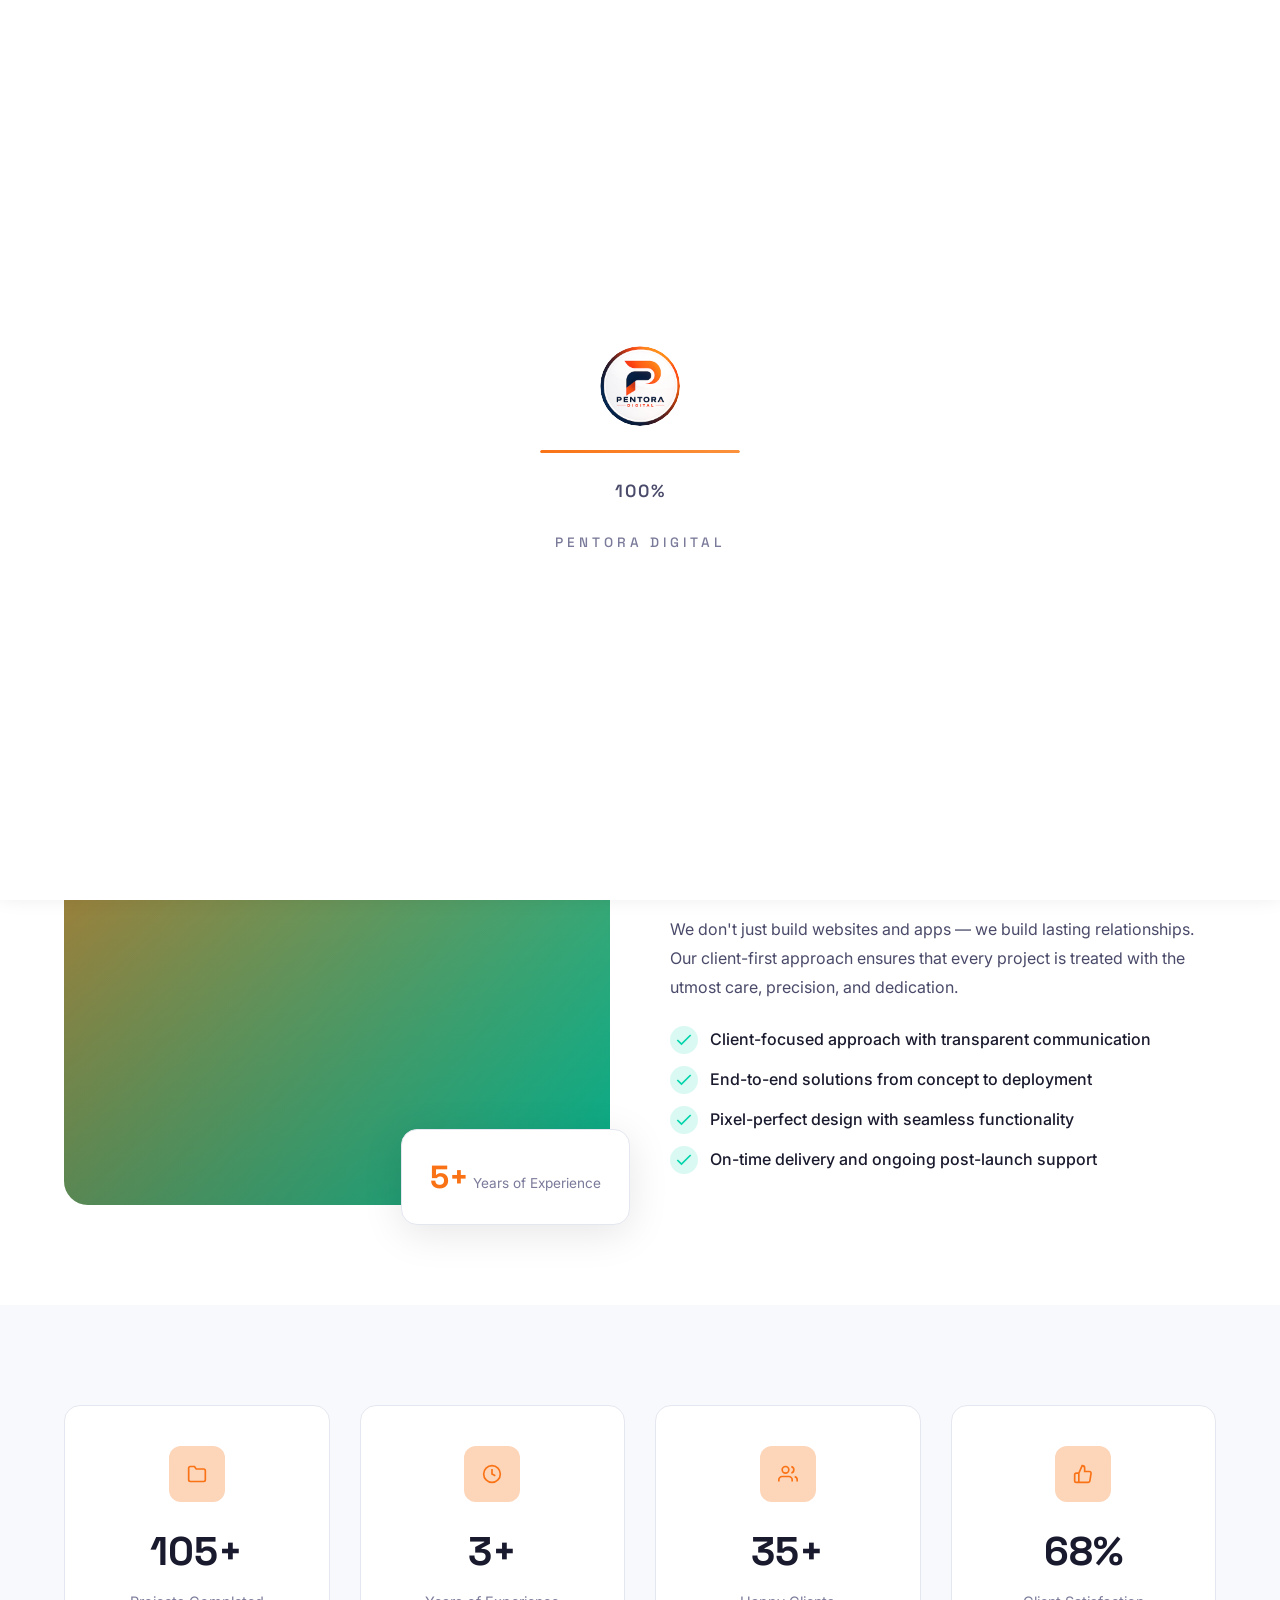
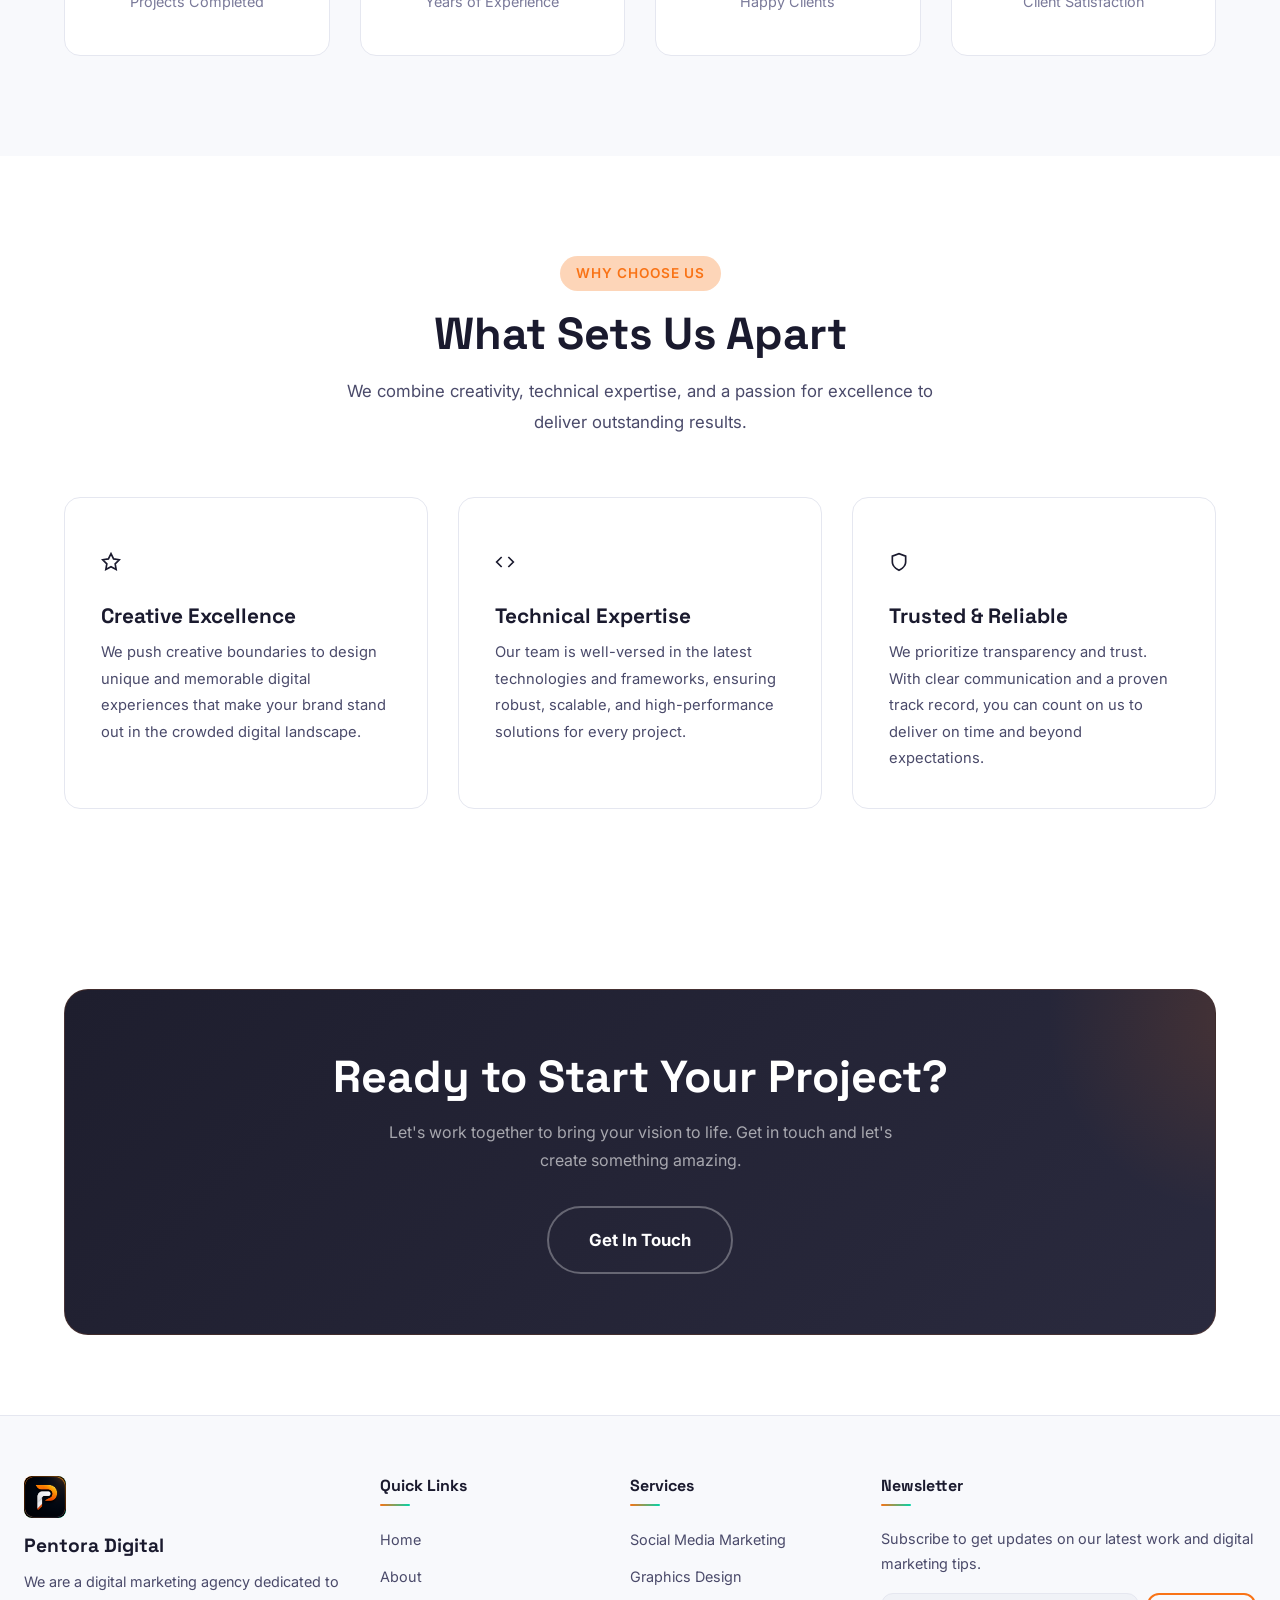
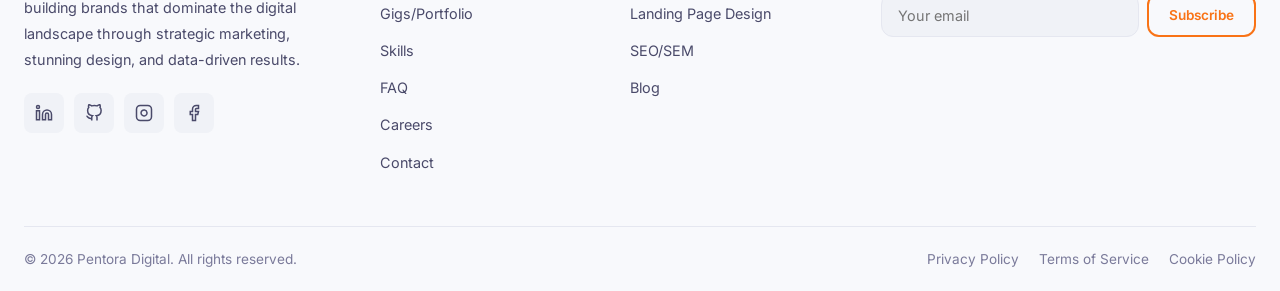
<file: about.html>
<!DOCTYPE html>
<html lang="en">
<head>
    <meta charset="UTF-8">
    <meta name="viewport" content="width=device-width, initial-scale=1.0">
    <title>About - Pentora Digital</title>
    <meta name="description" content="Learn more about Pentora Digital, his journey, and the mission behind his digital agency.">
    <link rel="stylesheet" href="css/style.css">
    <link rel="stylesheet" href="css/upgrades.css">
</head>
<body>
    <div class="page-loader" id="page-loader">
        <div class="loader-inner">
            <div class="loader-logo">
                <div class="brand-icon loader-brand"><img src="images/loader-img.png" alt="Pentora Digital"></div>
            </div>
            <div class="loader-progress">
                <div class="loader-bar"></div>
            </div>
            <div class="loader-percent">0%</div>
            <div class="loader-text">Pentora Digital</div>
        </div>
    </div>

    <nav class="navbar">
        <div class="container">
            <a href="index.html" class="nav-brand">
                <div class="brand-icon"><img src="images/brand_icon.png" alt="Pentora Digital" data-i18n="nav.brand"></div>
            </a>
            <div class="nav-menu">
                <a href="index.html" class="nav-link" data-i18n="nav.home">Home</a>
                <a href="about.html" class="nav-link active" data-i18n="nav.about">About</a>
                <a href="portfolio.html" class="nav-link" data-i18n="nav.portfolio">Gigs/Portfolio</a>
                <a href="skills.html" class="nav-link" data-i18n="nav.skills">Skills</a>
                <a href="faq.html" class="nav-link" data-i18n="nav.faq">FAQ</a>
                <a href="careers.html" class="nav-link" data-i18n="nav.careers">Careers</a>
                <a href="contact.html" class="nav-link" data-i18n="nav.contact">Contact</a>
            </div>
            <div class="nav-actions">
                <div class="nav-social">
                    <a href="#" aria-label="LinkedIn"><svg viewBox="0 0 24 24" stroke="currentColor" stroke-width="2" fill="none" style="width:18px;height:18px"><path d="M16 8a6 6 0 0 1 6 6v7h-4v-7a2 2 0 0 0-2-2 2 2 0 0 0-2 2v7h-4v-7a6 6 0 0 1 6-6z"/><rect x="2" y="9" width="4" height="12"/><circle cx="4" cy="4" r="2"/></svg></a>
                    <a href="#" aria-label="GitHub"><svg viewBox="0 0 24 24" stroke="currentColor" stroke-width="2" fill="none" style="width:18px;height:18px"><path d="M9 19c-5 1.5-5-2.5-7-3m14 6v-3.87a3.37 3.37 0 0 0-.94-2.61c3.14-.35 6.44-1.54 6.44-7A5.44 5.44 0 0 0 20 4.77 5.07 5.07 0 0 0 19.91 1S18.73.65 16 2.48a13.38 13.38 0 0 0-7 0C6.27.65 5.09 1 5.09 1A5.07 5.07 0 0 0 5 4.77a5.44 5.44 0 0 0-1.5 3.78c0 5.42 3.3 6.61 6.44 7A3.37 3.37 0 0 0 9 18.13V22"/></svg></a>
                    <a href="#" aria-label="Instagram"><svg viewBox="0 0 24 24" stroke="currentColor" stroke-width="2" fill="none" style="width:18px;height:18px"><rect x="2" y="2" width="20" height="20" rx="5"/><path d="M16 11.37A4 4 0 1 1 12.63 8 4 4 0 0 1 16 11.37z"/><line x1="17.5" y1="6.5" x2="17.51" y2="6.5"/></svg></a>
                    <a href="#" aria-label="Facebook"><svg viewBox="0 0 24 24" stroke="currentColor" stroke-width="2" fill="none" style="width:18px;height:18px"><path d="M18 2h-3a5 5 0 0 0-5 5v3H7v4h3v8h4v-8h3l1-4h-4V7a1 1 0 0 1 1-1h3z"/></svg></a>
                </div>
                <button class="theme-toggle" id="theme-toggle" aria-label="Toggle dark mode">
                    <span class="icon-sun"><svg viewBox="0 0 24 24" stroke="currentColor" stroke-width="2" fill="none" style="width:20px;height:20px"><circle cx="12" cy="12" r="5"/><line x1="12" y1="1" x2="12" y2="3"/><line x1="12" y1="21" x2="12" y2="23"/><line x1="4.22" y1="4.22" x2="5.64" y2="5.64"/><line x1="18.36" y1="18.36" x2="19.78" y2="19.78"/><line x1="1" y1="12" x2="3" y2="12"/><line x1="21" y1="12" x2="23" y2="12"/><line x1="4.22" y1="19.78" x2="5.64" y2="18.36"/><line x1="18.36" y1="5.64" x2="19.78" y2="4.22"/></svg></span>
                    <span class="icon-moon"><svg viewBox="0 0 24 24" stroke="currentColor" stroke-width="2" fill="none" style="width:20px;height:20px"><path d="M21 12.79A9 9 0 1 1 11.21 3 7 7 0 0 0 21 12.79z"/></svg></span>
                </button>
                <a href="contact.html" class="btn-hire" data-i18n="nav.hire">Hire Us</a>
            </div>
            <div class="hamburger" aria-label="Menu">
                <span></span><span></span><span></span>
            </div>
        </div>
    </nav>
    <div class="mobile-menu">
        <div class="mobile-menu-panel">
            <a href="index.html" class="mobile-nav-link" data-i18n="nav.home">Home</a>
            <a href="about.html" class="mobile-nav-link active" data-i18n="nav.about">About</a>
            <a href="portfolio.html" class="mobile-nav-link" data-i18n="nav.portfolio">Gigs/Portfolio</a>
            <a href="skills.html" class="mobile-nav-link" data-i18n="nav.skills">Skills</a>
            <a href="faq.html" class="mobile-nav-link" data-i18n="nav.faq">FAQ</a>
            <a href="careers.html" class="mobile-nav-link" data-i18n="nav.careers">Careers</a>
            <a href="contact.html" class="mobile-nav-link" data-i18n="nav.contact">Contact</a>
            <div class="mobile-nav-actions">
                <a href="contact.html" class="btn btn-primary" style="text-align:center;justify-content:center;margin-top:16px" data-i18n="nav.hire">Hire Us</a>
            </div>
            <div class="mobile-social">
                <a href="#" aria-label="LinkedIn"><svg viewBox="0 0 24 24" stroke="currentColor" stroke-width="2" fill="none" style="width:18px;height:18px"><path d="M16 8a6 6 0 0 1 6 6v7h-4v-7a2 2 0 0 0-2-2 2 2 0 0 0-2 2v7h-4v-7a6 6 0 0 1 6-6z"/><rect x="2" y="9" width="4" height="12"/><circle cx="4" cy="4" r="2"/></svg></a>
                <a href="#" aria-label="GitHub"><svg viewBox="0 0 24 24" stroke="currentColor" stroke-width="2" fill="none" style="width:18px;height:18px"><path d="M9 19c-5 1.5-5-2.5-7-3m14 6v-3.87a3.37 3.37 0 0 0-.94-2.61c3.14-.35 6.44-1.54 6.44-7A5.44 5.44 0 0 0 20 4.77 5.07 5.07 0 0 0 19.91 1S18.73.65 16 2.48a13.38 13.38 0 0 0-7 0C6.27.65 5.09 1 5.09 1A5.07 5.07 0 0 0 5 4.77a5.44 5.44 0 0 0-1.5 3.78c0 5.42 3.3 6.61 6.44 7A3.37 3.37 0 0 0 9 18.13V22"/></svg></a>
                <a href="#" aria-label="Instagram"><svg viewBox="0 0 24 24" stroke="currentColor" stroke-width="2" fill="none" style="width:18px;height:18px"><rect x="2" y="2" width="20" height="20" rx="5"/><path d="M16 11.37A4 4 0 1 1 12.63 8 4 4 0 0 1 16 11.37z"/><line x1="17.5" y1="6.5" x2="17.51" y2="6.5"/></svg></a>
                <a href="#" aria-label="Facebook"><svg viewBox="0 0 24 24" stroke="currentColor" stroke-width="2" fill="none" style="width:18px;height:18px"><path d="M18 2h-3a5 5 0 0 0-5 5v3H7v4h3v8h4v-8h3l1-4h-4V7a1 1 0 0 1 1-1h3z"/></svg></a>
            </div>
        </div>
    </div>

    <section class="page-header">
        <div class="container">
            <nav class="breadcrumb">
                <a href="index.html">Home</a>
                <span>&gt;</span>
                <span>About</span>
            </nav>
            <h1 data-i18n="about.tag">About Us</h1>
            <p>Discover the story, mission, and values behind Pentora Digital's digital agency — where creativity meets technology.</p>
        </div>
    </section>

    <section class="section about-section">
        <div class="container">
            <div class="about-grid">
                <div class="about-image-area fade-in-left">
                    <div class="about-image-box">
                        <div class="about-silhouette">
                            <span>PD</span>
                        </div>
                    </div>
                    <div class="about-exp-badge">
                        <span class="exp-number">5+</span>
                        <span class="exp-text">Years of Experience</span>
                    </div>
                </div>
                <div class="about-content fade-in-right">
                    <h2>Crafting Digital Experiences That Matter</h2>
                    <p>At our agency, we believe in the power of design and technology to transform businesses. Founded by Pentora Digital, we have spent over five years helping brands establish a strong digital presence and achieve measurable results.</p>
                    <p>From strategy to execution, we handle every aspect of your digital journey. Our team is passionate about delivering innovative solutions that are tailored to meet the unique needs of each client.</p>
                    <p>We don't just build websites and apps — we build lasting relationships. Our client-first approach ensures that every project is treated with the utmost care, precision, and dedication.</p>
                    <ul class="about-checklist">
                        <li>
                            <span class="check-icon">
                                <svg viewBox="0 0 24 24" stroke="currentColor" stroke-width="2" fill="none" style="width:20px;height:20px">
                                    <polyline points="20 6 9 17 4 12"/>
                                </svg>
                            </span>
                            <span>Client-focused approach with transparent communication</span>
                        </li>
                        <li>
                            <span class="check-icon">
                                <svg viewBox="0 0 24 24" stroke="currentColor" stroke-width="2" fill="none" style="width:20px;height:20px">
                                    <polyline points="20 6 9 17 4 12"/>
                                </svg>
                            </span>
                            <span>End-to-end solutions from concept to deployment</span>
                        </li>
                        <li>
                            <span class="check-icon">
                                <svg viewBox="0 0 24 24" stroke="currentColor" stroke-width="2" fill="none" style="width:20px;height:20px">
                                    <polyline points="20 6 9 17 4 12"/>
                                </svg>
                            </span>
                            <span>Pixel-perfect design with seamless functionality</span>
                        </li>
                        <li>
                            <span class="check-icon">
                                <svg viewBox="0 0 24 24" stroke="currentColor" stroke-width="2" fill="none" style="width:20px;height:20px">
                                    <polyline points="20 6 9 17 4 12"/>
                                </svg>
                            </span>
                            <span>On-time delivery and ongoing post-launch support</span>
                        </li>
                    </ul>
                </div>
            </div>
        </div>
    </section>

    <section class="section stats-section fade-in">
        <div class="container">
            <div class="stats-grid">
                <div class="stat-card">
                    <div class="stat-icon">
                        <svg viewBox="0 0 24 24" stroke="currentColor" stroke-width="2" fill="none" style="width:20px;height:20px">
                            <path d="M22 19a2 2 0 0 1-2 2H4a2 2 0 0 1-2-2V5a2 2 0 0 1 2-2h5l2 3h9a2 2 0 0 1 2 2z"/>
                        </svg>
                    </div>
                    <div class="stat-number" data-count="150" data-suffix="+">0</div>
                    <div class="stat-label">Projects Completed</div>
                </div>
                <div class="stat-card">
                    <div class="stat-icon">
                        <svg viewBox="0 0 24 24" stroke="currentColor" stroke-width="2" fill="none" style="width:20px;height:20px">
                            <circle cx="12" cy="12" r="10"/>
                            <polyline points="12 6 12 12 16 14"/>
                        </svg>
                    </div>
                    <div class="stat-number" data-count="5" data-suffix="+">0</div>
                    <div class="stat-label">Years of Experience</div>
                </div>
                <div class="stat-card">
                    <div class="stat-icon">
                        <svg viewBox="0 0 24 24" stroke="currentColor" stroke-width="2" fill="none" style="width:20px;height:20px">
                            <path d="M17 21v-2a4 4 0 0 0-4-4H5a4 4 0 0 0-4 4v2"/>
                            <circle cx="9" cy="7" r="4"/>
                            <path d="M23 21v-2a4 4 0 0 0-3-3.87"/>
                            <path d="M16 3.13a4 4 0 0 1 0 7.75"/>
                        </svg>
                    </div>
                    <div class="stat-number" data-count="50" data-suffix="+">0</div>
                    <div class="stat-label">Happy Clients</div>
                </div>
                <div class="stat-card">
                    <div class="stat-icon">
                        <svg viewBox="0 0 24 24" stroke="currentColor" stroke-width="2" fill="none" style="width:20px;height:20px">
                            <path d="M14 9V5a3 3 0 0 0-3-3l-4 9v11h11.28a2 2 0 0 0 2-1.7l1.38-9a2 2 0 0 0-2-2.3zM7 22H4a2 2 0 0 1-2-2v-7a2 2 0 0 1 2-2h3"/>
                        </svg>
                    </div>
                    <div class="stat-number" data-count="98" data-suffix="%">0</div>
                    <div class="stat-label">Client Satisfaction</div>
                </div>
            </div>
        </div>
    </section>

    <section class="section why-section fade-in">
        <div class="container">
            <div class="section-header">
                <span class="section-tag">Why Choose Us</span>
                <h2>What Sets Us Apart</h2>
                <p>We combine creativity, technical expertise, and a passion for excellence to deliver outstanding results.</p>
            </div>
            <div class="why-grid">
                <div class="why-card">
                    <div class="why-icon">
                        <svg viewBox="0 0 24 24" stroke="currentColor" stroke-width="2" fill="none" style="width:20px;height:20px">
                            <polygon points="12 2 15.09 8.26 22 9.27 17 14.14 18.18 21.02 12 17.77 5.82 21.02 7 14.14 2 9.27 8.91 8.26 12 2"/>
                        </svg>
                    </div>
                    <h4>Creative Excellence</h4>
                    <p>We push creative boundaries to design unique and memorable digital experiences that make your brand stand out in the crowded digital landscape.</p>
                </div>
                <div class="why-card">
                    <div class="why-icon">
                        <svg viewBox="0 0 24 24" stroke="currentColor" stroke-width="2" fill="none" style="width:20px;height:20px">
                            <polyline points="16 18 22 12 16 6"/>
                            <polyline points="8 6 2 12 8 18"/>
                        </svg>
                    </div>
                    <h4>Technical Expertise</h4>
                    <p>Our team is well-versed in the latest technologies and frameworks, ensuring robust, scalable, and high-performance solutions for every project.</p>
                </div>
                <div class="why-card">
                    <div class="why-icon">
                        <svg viewBox="0 0 24 24" stroke="currentColor" stroke-width="2" fill="none" style="width:20px;height:20px">
                            <path d="M12 22s8-4 8-10V5l-8-3-8 3v7c0 6 8 10 8 10z"/>
                        </svg>
                    </div>
                    <h4>Trusted &amp; Reliable</h4>
                    <p>We prioritize transparency and trust. With clear communication and a proven track record, you can count on us to deliver on time and beyond expectations.</p>
                </div>
            </div>
        </div>
    </section>

    <section class="cta-section">
        <div class="container">
            <div class="cta-banner">
                <h2>Ready to Start Your Project?</h2>
                <p>Let's work together to bring your vision to life. Get in touch and let's create something amazing.</p>
                <div class="cta-buttons">
                    <a href="contact.html" class="btn btn-outline btn-lg">Get In Touch</a>
                </div>
            </div>
        </div>
    </section>

    <footer class="footer">
        <div class="container">
            <div class="footer-grid">
                <div class="footer-brand">
                    <div class="brand-icon"><img src="images/brand_icon.png" alt="Pentora Digital"></div>
                    <h3 data-i18n="footer.company">Pentora Digital</h3>
                    <p data-i18n="footer.tagline">We are a digital marketing agency dedicated to building brands that dominate the digital landscape through strategic marketing, stunning design, and data-driven results.</p>
                    <div class="footer-social">
                        <a href="#" aria-label="LinkedIn"><svg viewBox="0 0 24 24" stroke="currentColor" stroke-width="2" fill="none" style="width:18px;height:18px"><path d="M16 8a6 6 0 0 1 6 6v7h-4v-7a2 2 0 0 0-2-2 2 2 0 0 0-2 2v7h-4v-7a6 6 0 0 1 6-6z"/><rect x="2" y="9" width="4" height="12"/><circle cx="4" cy="4" r="2"/></svg></a>
                        <a href="#" aria-label="GitHub"><svg viewBox="0 0 24 24" stroke="currentColor" stroke-width="2" fill="none" style="width:18px;height:18px"><path d="M9 19c-5 1.5-5-2.5-7-3m14 6v-3.87a3.37 3.37 0 0 0-.94-2.61c3.14-.35 6.44-1.54 6.44-7A5.44 5.44 0 0 0 20 4.77 5.07 5.07 0 0 0 19.91 1S18.73.65 16 2.48a13.38 13.38 0 0 0-7 0C6.27.65 5.09 1 5.09 1A5.07 5.07 0 0 0 5 4.77a5.44 5.44 0 0 0-1.5 3.78c0 5.42 3.3 6.61 6.44 7A3.37 3.37 0 0 0 9 18.13V22"/></svg></a>
                        <a href="#" aria-label="Instagram"><svg viewBox="0 0 24 24" stroke="currentColor" stroke-width="2" fill="none" style="width:18px;height:18px"><rect x="2" y="2" width="20" height="20" rx="5"/><path d="M16 11.37A4 4 0 1 1 12.63 8 4 4 0 0 1 16 11.37z"/><line x1="17.5" y1="6.5" x2="17.51" y2="6.5"/></svg></a>
                        <a href="#" aria-label="Facebook"><svg viewBox="0 0 24 24" stroke="currentColor" stroke-width="2" fill="none" style="width:18px;height:18px"><path d="M18 2h-3a5 5 0 0 0-5 5v3H7v4h3v8h4v-8h3l1-4h-4V7a1 1 0 0 1 1-1h3z"/></svg></a>
                    </div>
                </div>
                <div class="footer-column">
                    <h4 data-i18n="footer.quick">Quick Links</h4>
                    <ul>
                        <li><a href="index.html" data-i18n="nav.home">Home</a></li>
                        <li><a href="about.html" data-i18n="nav.about">About</a></li>
                        <li><a href="portfolio.html" data-i18n="nav.portfolio">Gigs/Portfolio</a></li>
                        <li><a href="skills.html" data-i18n="nav.skills">Skills</a></li>
                        <li><a href="faq.html" data-i18n="nav.faq">FAQ</a></li>
                        <li><a href="careers.html" data-i18n="nav.careers">Careers</a></li>
                        <li><a href="contact.html" data-i18n="nav.contact">Contact</a></li>
                    </ul>
                </div>
                <div class="footer-column">
                    <h4 data-i18n="footer.services">Services</h4>
                    <ul>
                        <li><a href="portfolio.html" data-i18n="footer.smm">Social Media Marketing</a></li>
                        <li><a href="portfolio.html" data-i18n="footer.gd">Graphics Design</a></li>
                        <li><a href="portfolio.html" data-i18n="footer.lpd">Landing Page Design</a></li>
                        <li><a href="portfolio.html" data-i18n="footer.seo">SEO/SEM</a></li>
                        <li><a href="blog.html">Blog</a></li>
                    </ul>
                </div>
                <div class="footer-column footer-newsletter">
                    <h4 data-i18n="footer.newsletter">Newsletter</h4>
                    <p data-i18n="footer.newsletter-desc">Subscribe to get updates on our latest work and digital marketing tips.</p>
                    <form class="newsletter-form">
                        <input type="email" placeholder="Your email" required>
                        <button type="submit" data-i18n="footer.subscribe">Subscribe</button>
                    </form>
                </div>
            </div>
            <div class="footer-bottom">
                <p data-i18n="footer.rights">&copy; 2026 Pentora Digital. All rights reserved.</p>
                <div class="footer-bottom-links">
                    <a href="privacy.html" data-i18n="footer.privacy">Privacy Policy</a>
                    <a href="terms.html" data-i18n="footer.terms">Terms of Service</a>
                    <a href="cookie-policy.html" data-i18n="footer.cookie">Cookie Policy</a>
                </div>
            </div>
        </div>
    </footer>

    <script src="js/main.js"></script>
    <script src="js/upgrades.js"></script>
</body>
</html>
</file>
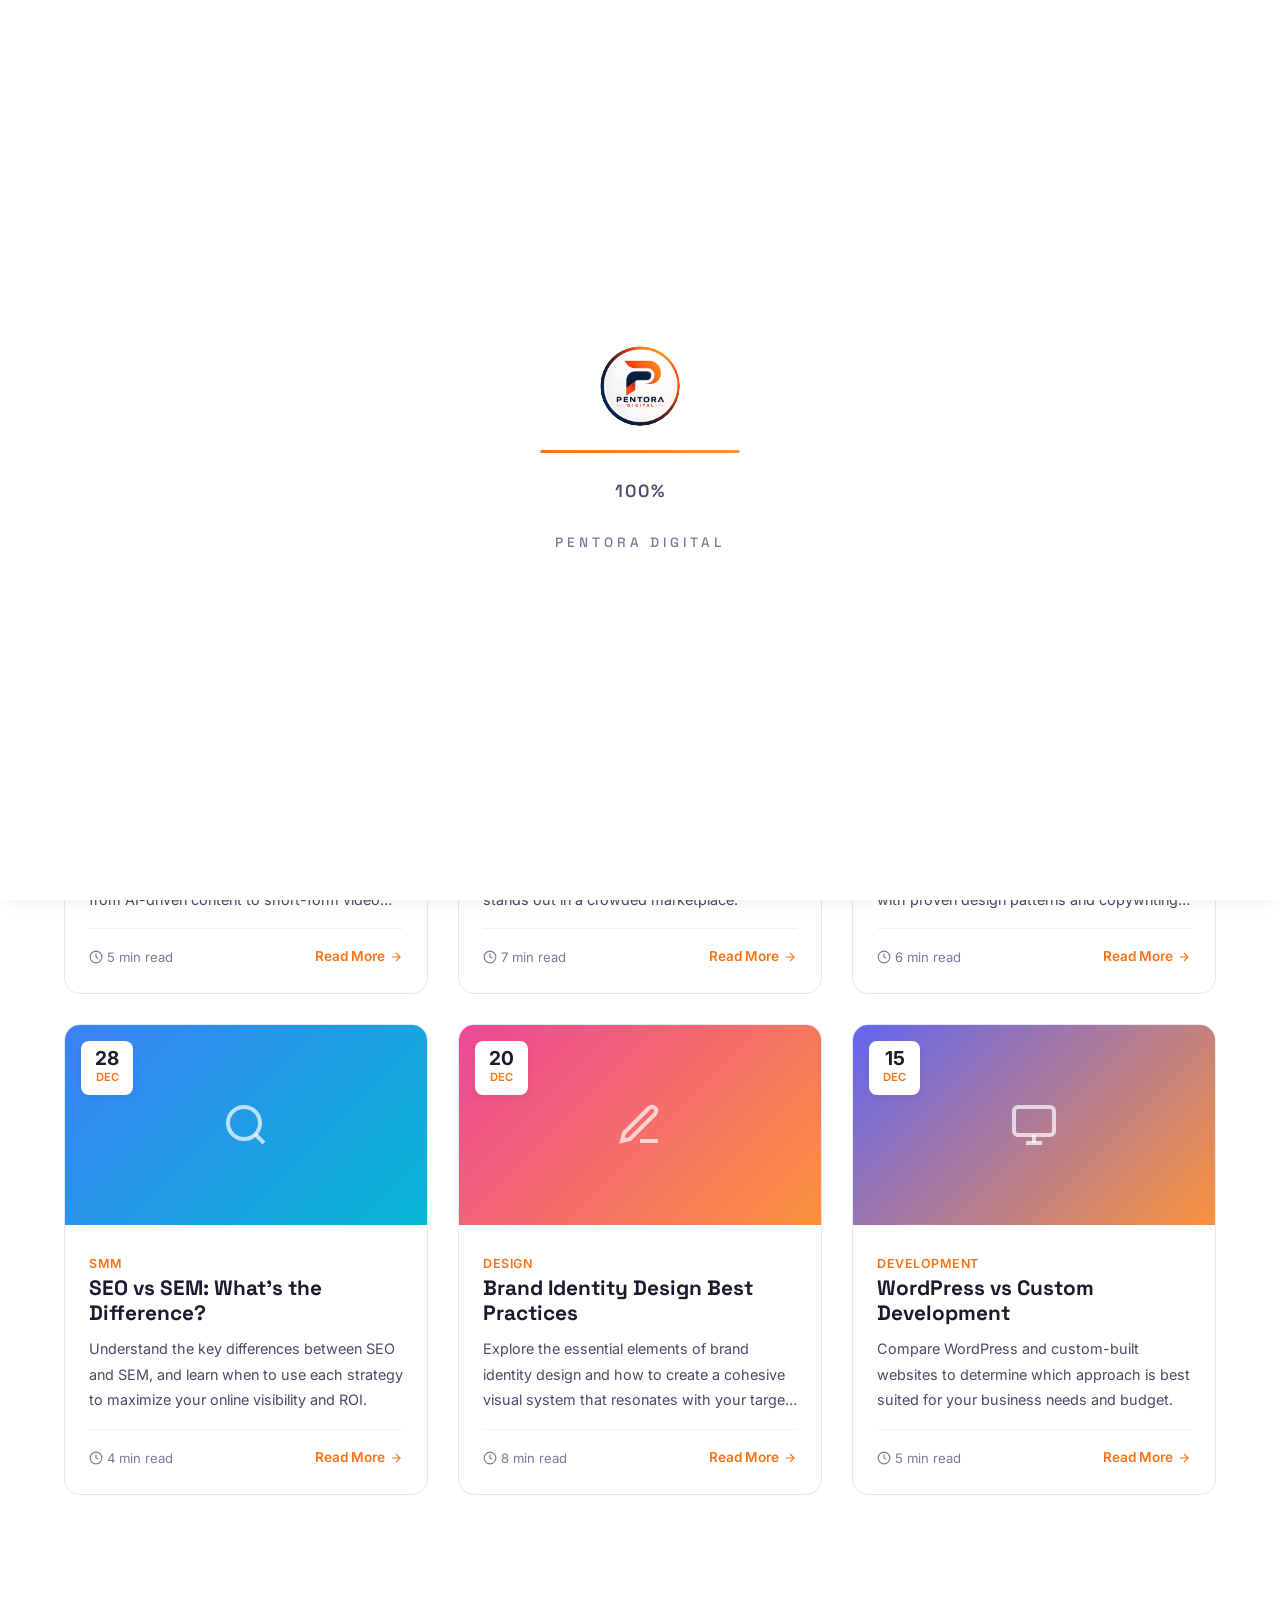
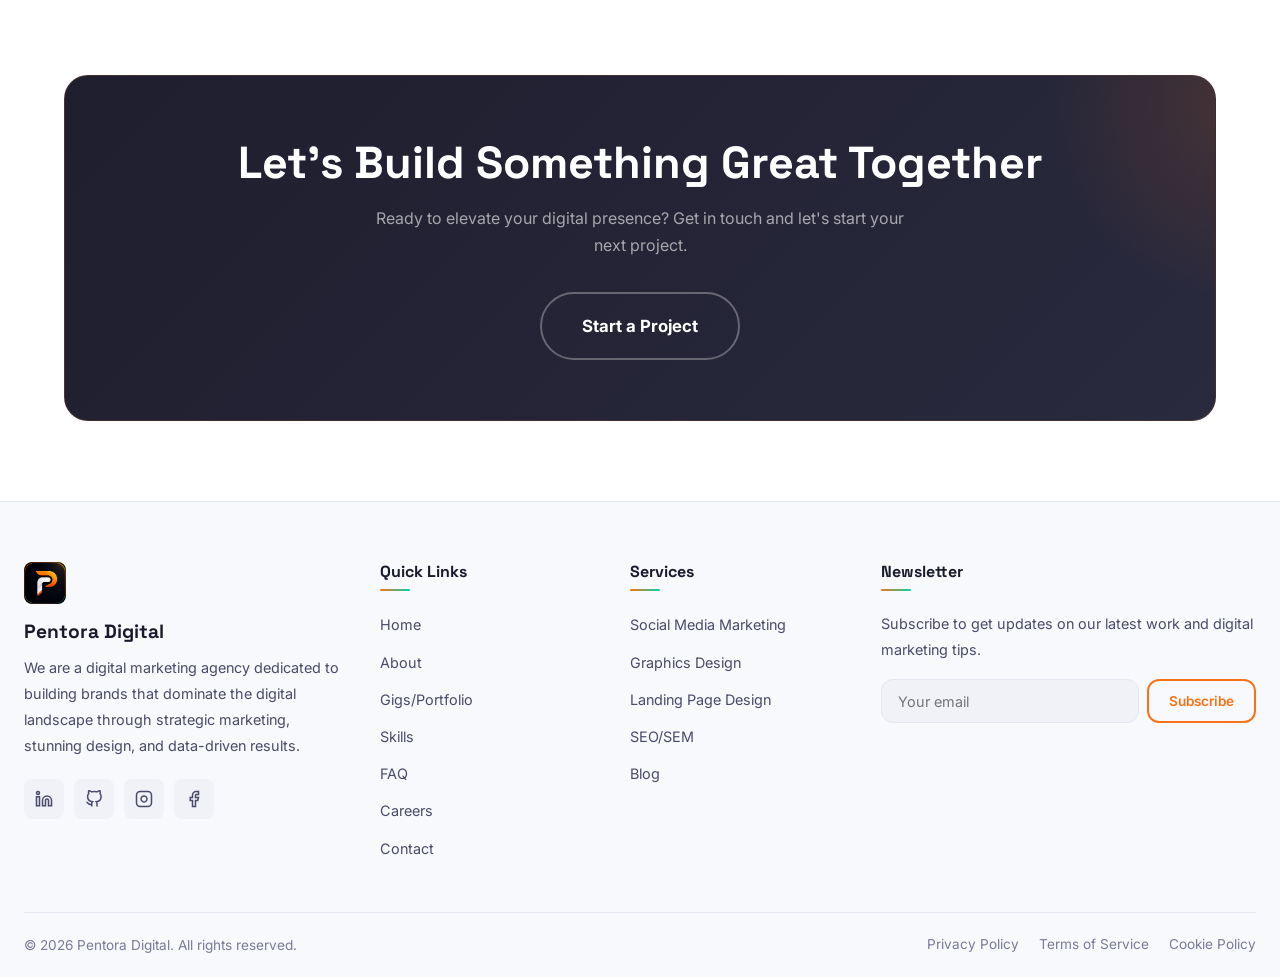
<file: blog.html>
<!DOCTYPE html>
<html lang="en">
<head>
  <meta charset="UTF-8">
  <meta name="viewport" content="width=device-width, initial-scale=1.0">
  <meta name="description" content="Read the latest articles on digital marketing, web development, design, and branding by Pentora Digital.">
  <title>Blog - Pentora Digital</title>
  <link rel="stylesheet" href="css/style.css">
  <link rel="stylesheet" href="css/upgrades.css">
</head>
<body>

  <!-- Page Loader -->
  <div class="page-loader" id="page-loader">
    <div class="loader-inner">
      <div class="loader-logo">
        <div class="brand-icon loader-brand"><img src="images/loader-img.png" alt="Pentora Digital"></div>
      </div>
      <div class="loader-progress">
        <div class="loader-bar"></div>
      </div>
      <div class="loader-percent">0%</div>
      <div class="loader-text">Pentora Digital</div>
    </div>
  </div>

  <!-- Navbar -->
  <nav class="navbar">
    <div class="container">
      <a href="index.html" class="nav-brand">
        <div class="brand-icon"><img src="images/brand_icon.png" alt="Pentora Digital" data-i18n="nav.brand"></div>
      </a>
      <div class="nav-menu">
        <a href="index.html" class="nav-link active" data-i18n="nav.home">Home</a>
        <a href="about.html" class="nav-link" data-i18n="nav.about">About</a>
        <a href="portfolio.html" class="nav-link" data-i18n="nav.portfolio">Gigs/Portfolio</a>
        <a href="skills.html" class="nav-link" data-i18n="nav.skills">Skills</a>
        <a href="faq.html" class="nav-link" data-i18n="nav.faq">FAQ</a>
        <a href="careers.html" class="nav-link" data-i18n="nav.careers">Careers</a>
        <a href="contact.html" class="nav-link" data-i18n="nav.contact">Contact</a>
      </div>
      <div class="nav-actions">
        <div class="nav-social">
          <a href="#" aria-label="LinkedIn"><svg viewBox="0 0 24 24" stroke="currentColor" stroke-width="2" fill="none" style="width:18px;height:18px"><path d="M16 8a6 6 0 0 1 6 6v7h-4v-7a2 2 0 0 0-2-2 2 2 0 0 0-2 2v7h-4v-7a6 6 0 0 1 6-6z"/><rect x="2" y="9" width="4" height="12"/><circle cx="4" cy="4" r="2"/></svg></a>
          <a href="#" aria-label="GitHub"><svg viewBox="0 0 24 24" stroke="currentColor" stroke-width="2" fill="none" style="width:18px;height:18px"><path d="M9 19c-5 1.5-5-2.5-7-3m14 6v-3.87a3.37 3.37 0 0 0-.94-2.61c3.14-.35 6.44-1.54 6.44-7A5.44 5.44 0 0 0 20 4.77 5.07 5.07 0 0 0 19.91 1S18.73.65 16 2.48a13.38 13.38 0 0 0-7 0C6.27.65 5.09 1 5.09 1A5.07 5.07 0 0 0 5 4.77a5.44 5.44 0 0 0-1.5 3.78c0 5.42 3.3 6.61 6.44 7A3.37 3.37 0 0 0 9 18.13V22"/></svg></a>
          <a href="#" aria-label="Instagram"><svg viewBox="0 0 24 24" stroke="currentColor" stroke-width="2" fill="none" style="width:18px;height:18px"><rect x="2" y="2" width="20" height="20" rx="5"/><path d="M16 11.37A4 4 0 1 1 12.63 8 4 4 0 0 1 16 11.37z"/><line x1="17.5" y1="6.5" x2="17.51" y2="6.5"/></svg></a>
          <a href="#" aria-label="Facebook"><svg viewBox="0 0 24 24" stroke="currentColor" stroke-width="2" fill="none" style="width:18px;height:18px"><path d="M18 2h-3a5 5 0 0 0-5 5v3H7v4h3v8h4v-8h3l1-4h-4V7a1 1 0 0 1 1-1h3z"/></svg></a>
        </div>
        <button class="theme-toggle" id="theme-toggle" aria-label="Toggle dark mode">
          <span class="icon-sun"><svg viewBox="0 0 24 24" stroke="currentColor" stroke-width="2" fill="none" style="width:20px;height:20px"><circle cx="12" cy="12" r="5"/><line x1="12" y1="1" x2="12" y2="3"/><line x1="12" y1="21" x2="12" y2="23"/><line x1="4.22" y1="4.22" x2="5.64" y2="5.64"/><line x1="18.36" y1="18.36" x2="19.78" y2="19.78"/><line x1="1" y1="12" x2="3" y2="12"/><line x1="21" y1="12" x2="23" y2="12"/><line x1="4.22" y1="19.78" x2="5.64" y2="18.36"/><line x1="18.36" y1="5.64" x2="19.78" y2="4.22"/></svg></span>
          <span class="icon-moon"><svg viewBox="0 0 24 24" stroke="currentColor" stroke-width="2" fill="none" style="width:20px;height:20px"><path d="M21 12.79A9 9 0 1 1 11.21 3 7 7 0 0 0 21 12.79z"/></svg></span>
        </button>
        <a href="contact.html" class="btn-hire" data-i18n="nav.hire">Hire Us</a>
      </div>
      <div class="hamburger" aria-label="Menu">
        <span></span><span></span><span></span>
      </div>
    </div>
  </nav>
  <div class="mobile-menu">
    <div class="mobile-menu-panel">
      <a href="index.html" class="mobile-nav-link active" data-i18n="nav.home">Home</a>
      <a href="about.html" class="mobile-nav-link" data-i18n="nav.about">About</a>
      <a href="portfolio.html" class="mobile-nav-link" data-i18n="nav.portfolio">Gigs/Portfolio</a>
      <a href="skills.html" class="mobile-nav-link" data-i18n="nav.skills">Skills</a>
      <a href="faq.html" class="mobile-nav-link" data-i18n="nav.faq">FAQ</a>
      <a href="careers.html" class="mobile-nav-link" data-i18n="nav.careers">Careers</a>
      <a href="contact.html" class="mobile-nav-link" data-i18n="nav.contact">Contact</a>
      <div class="mobile-nav-actions">
        <a href="contact.html" class="btn btn-primary" style="text-align:center;justify-content:center;margin-top:16px" data-i18n="nav.hire">Hire Us</a>
      </div>
      <div class="mobile-social">
        <a href="#" aria-label="LinkedIn"><svg viewBox="0 0 24 24" stroke="currentColor" stroke-width="2" fill="none" style="width:18px;height:18px"><path d="M16 8a6 6 0 0 1 6 6v7h-4v-7a2 2 0 0 0-2-2 2 2 0 0 0-2 2v7h-4v-7a6 6 0 0 1 6-6z"/><rect x="2" y="9" width="4" height="12"/><circle cx="4" cy="4" r="2"/></svg></a>
        <a href="#" aria-label="GitHub"><svg viewBox="0 0 24 24" stroke="currentColor" stroke-width="2" fill="none" style="width:18px;height:18px"><path d="M9 19c-5 1.5-5-2.5-7-3m14 6v-3.87a3.37 3.37 0 0 0-.94-2.61c3.14-.35 6.44-1.54 6.44-7A5.44 5.44 0 0 0 20 4.77 5.07 5.07 0 0 0 19.91 1S18.73.65 16 2.48a13.38 13.38 0 0 0-7 0C6.27.65 5.09 1 5.09 1A5.07 5.07 0 0 0 5 4.77a5.44 5.44 0 0 0-1.5 3.78c0 5.42 3.3 6.61 6.44 7A3.37 3.37 0 0 0 9 18.13V22"/></svg></a>
        <a href="#" aria-label="Instagram"><svg viewBox="0 0 24 24" stroke="currentColor" stroke-width="2" fill="none" style="width:18px;height:18px"><rect x="2" y="2" width="20" height="20" rx="5"/><path d="M16 11.37A4 4 0 1 1 12.63 8 4 4 0 0 1 16 11.37z"/><line x1="17.5" y1="6.5" x2="17.51" y2="6.5"/></svg></a>
        <a href="#" aria-label="Facebook"><svg viewBox="0 0 24 24" stroke="currentColor" stroke-width="2" fill="none" style="width:18px;height:18px"><path d="M18 2h-3a5 5 0 0 0-5 5v3H7v4h3v8h4v-8h3l1-4h-4V7a1 1 0 0 1 1-1h3z"/></svg></a>
      </div>
    </div>
  </div>

  <!-- Page Header -->
  <section class="page-header">
    <div class="container">
      <div class="breadcrumb">
        <a href="index.html">Home</a>
        <span>></span>
        <span>Blog</span>
      </div>
      <h1 data-i18n="blog.title">Our Blog</h1>
      <p data-i18n="blog.desc">Insights, tutorials, and tips on digital marketing, design, and development from our team.</p>
    </div>
  </section>

  <!-- Blog Section -->
  <section class="section fade-in">
    <div class="container">
      <div class="blog-grid stagger-children">

        <!-- Blog Card 1 -->
        <article class="blog-card">
          <div class="blog-thumb" style="background: linear-gradient(135deg, #f97316, #fb923c)">
            <svg viewBox="0 0 24 24" stroke="currentColor" stroke-width="2" fill="none" style="width:48px;height:48px;color:rgba(255,255,255,0.7)">
              <path d="M18 8A6 6 0 0 0 6 8c0 7-3 9-3 9h18s-3-2-3-9"/>
              <path d="M13.73 21a2 2 0 0 1-3.46 0"/>
            </svg>
            <div class="blog-date">
              <span class="date-day">15</span>
              <span class="date-month">Jan</span>
            </div>
          </div>
          <div class="blog-body">
            <span class="blog-category">SMM</span>
            <h4>10 Social Media Trends to Watch in 2025</h4>
            <p>Discover the top social media trends that will shape digital marketing strategies in 2025, from AI-driven content to short-form video dominance.</p>
            <div class="blog-meta">
              <span class="read-time">
                <svg viewBox="0 0 24 24" stroke="currentColor" stroke-width="2" fill="none" style="width:14px;height:14px;vertical-align:-2px">
                  <circle cx="12" cy="12" r="10"/>
                  <polyline points="12 6 12 12 16 14"/>
                </svg>
                5 min read
              </span>
              <a href="#">
                Read More
                <svg viewBox="0 0 24 24" stroke="currentColor" stroke-width="2" fill="none" style="width:14px;height:14px">
                  <line x1="5" y1="12" x2="19" y2="12"/>
                  <polyline points="12 5 19 12 12 19"/>
                </svg>
              </a>
            </div>
          </div>
        </article>

        <!-- Blog Card 2 -->
        <article class="blog-card">
          <div class="blog-thumb" style="background: linear-gradient(135deg, #f59e0b, #ef4444)">
            <svg viewBox="0 0 24 24" stroke="currentColor" stroke-width="2" fill="none" style="width:48px;height:48px;color:rgba(255,255,255,0.7)">
              <polygon points="12 2 15.09 8.26 22 9.27 17 14.14 18.18 21.02 12 17.77 5.82 21.02 7 14.14 2 9.27 8.91 8.26 12 2"/>
            </svg>
            <div class="blog-date">
              <span class="date-day">08</span>
              <span class="date-month">Jan</span>
            </div>
          </div>
          <div class="blog-body">
            <span class="blog-category">Design</span>
            <h4>The Ultimate Guide to Logo Design</h4>
            <p>Learn the principles of creating a memorable logo that captures your brand essence and stands out in a crowded marketplace.</p>
            <div class="blog-meta">
              <span class="read-time">
                <svg viewBox="0 0 24 24" stroke="currentColor" stroke-width="2" fill="none" style="width:14px;height:14px;vertical-align:-2px">
                  <circle cx="12" cy="12" r="10"/>
                  <polyline points="12 6 12 12 16 14"/>
                </svg>
                7 min read
              </span>
              <a href="#">
                Read More
                <svg viewBox="0 0 24 24" stroke="currentColor" stroke-width="2" fill="none" style="width:14px;height:14px">
                  <line x1="5" y1="12" x2="19" y2="12"/>
                  <polyline points="12 5 19 12 12 19"/>
                </svg>
              </a>
            </div>
          </div>
        </article>

        <!-- Blog Card 3 -->
        <article class="blog-card">
          <div class="blog-thumb" style="background: linear-gradient(135deg, #00d4aa, #00b894)">
            <svg viewBox="0 0 24 24" stroke="currentColor" stroke-width="2" fill="none" style="width:48px;height:48px;color:rgba(255,255,255,0.7)">
              <polyline points="16 18 22 12 16 6"/>
              <polyline points="8 6 2 12 8 18"/>
            </svg>
            <div class="blog-date">
              <span class="date-day">02</span>
              <span class="date-month">Jan</span>
            </div>
          </div>
          <div class="blog-body">
            <span class="blog-category">Development</span>
            <h4>How to Create High-Converting Landing Pages</h4>
            <p>A step-by-step guide to building landing pages that convert visitors into customers with proven design patterns and copywriting tips.</p>
            <div class="blog-meta">
              <span class="read-time">
                <svg viewBox="0 0 24 24" stroke="currentColor" stroke-width="2" fill="none" style="width:14px;height:14px;vertical-align:-2px">
                  <circle cx="12" cy="12" r="10"/>
                  <polyline points="12 6 12 12 16 14"/>
                </svg>
                6 min read
              </span>
              <a href="#">
                Read More
                <svg viewBox="0 0 24 24" stroke="currentColor" stroke-width="2" fill="none" style="width:14px;height:14px">
                  <line x1="5" y1="12" x2="19" y2="12"/>
                  <polyline points="12 5 19 12 12 19"/>
                </svg>
              </a>
            </div>
          </div>
        </article>

        <!-- Blog Card 4 -->
        <article class="blog-card">
          <div class="blog-thumb" style="background: linear-gradient(135deg, #3b82f6, #06b6d4)">
            <svg viewBox="0 0 24 24" stroke="currentColor" stroke-width="2" fill="none" style="width:48px;height:48px;color:rgba(255,255,255,0.7)">
              <circle cx="11" cy="11" r="8"/>
              <line x1="21" y1="21" x2="16.65" y2="16.65"/>
            </svg>
            <div class="blog-date">
              <span class="date-day">28</span>
              <span class="date-month">Dec</span>
            </div>
          </div>
          <div class="blog-body">
            <span class="blog-category">SMM</span>
            <h4>SEO vs SEM: What's the Difference?</h4>
            <p>Understand the key differences between SEO and SEM, and learn when to use each strategy to maximize your online visibility and ROI.</p>
            <div class="blog-meta">
              <span class="read-time">
                <svg viewBox="0 0 24 24" stroke="currentColor" stroke-width="2" fill="none" style="width:14px;height:14px;vertical-align:-2px">
                  <circle cx="12" cy="12" r="10"/>
                  <polyline points="12 6 12 12 16 14"/>
                </svg>
                4 min read
              </span>
              <a href="#">
                Read More
                <svg viewBox="0 0 24 24" stroke="currentColor" stroke-width="2" fill="none" style="width:14px;height:14px">
                  <line x1="5" y1="12" x2="19" y2="12"/>
                  <polyline points="12 5 19 12 12 19"/>
                </svg>
              </a>
            </div>
          </div>
        </article>

        <!-- Blog Card 5 -->
        <article class="blog-card">
          <div class="blog-thumb" style="background: linear-gradient(135deg, #ec4899, #fb923c)">
            <svg viewBox="0 0 24 24" stroke="currentColor" stroke-width="2" fill="none" style="width:48px;height:48px;color:rgba(255,255,255,0.7)">
              <path d="M12 20h9"/>
              <path d="M16.5 3.5a2.121 2.121 0 0 1 3 3L7 19l-4 1 1-4L16.5 3.5z"/>
            </svg>
            <div class="blog-date">
              <span class="date-day">20</span>
              <span class="date-month">Dec</span>
            </div>
          </div>
          <div class="blog-body">
            <span class="blog-category">Design</span>
            <h4>Brand Identity Design Best Practices</h4>
            <p>Explore the essential elements of brand identity design and how to create a cohesive visual system that resonates with your target audience.</p>
            <div class="blog-meta">
              <span class="read-time">
                <svg viewBox="0 0 24 24" stroke="currentColor" stroke-width="2" fill="none" style="width:14px;height:14px;vertical-align:-2px">
                  <circle cx="12" cy="12" r="10"/>
                  <polyline points="12 6 12 12 16 14"/>
                </svg>
                8 min read
              </span>
              <a href="#">
                Read More
                <svg viewBox="0 0 24 24" stroke="currentColor" stroke-width="2" fill="none" style="width:14px;height:14px">
                  <line x1="5" y1="12" x2="19" y2="12"/>
                  <polyline points="12 5 19 12 12 19"/>
                </svg>
              </a>
            </div>
          </div>
        </article>

        <!-- Blog Card 6 -->
        <article class="blog-card">
          <div class="blog-thumb" style="background: linear-gradient(135deg, #6366f1, #fb923c)">
            <svg viewBox="0 0 24 24" stroke="currentColor" stroke-width="2" fill="none" style="width:48px;height:48px;color:rgba(255,255,255,0.7)">
              <rect x="2" y="3" width="20" height="14" rx="2" ry="2"/>
              <line x1="8" y1="21" x2="16" y2="21"/>
              <line x1="12" y1="17" x2="12" y2="21"/>
            </svg>
            <div class="blog-date">
              <span class="date-day">15</span>
              <span class="date-month">Dec</span>
            </div>
          </div>
          <div class="blog-body">
            <span class="blog-category">Development</span>
            <h4>WordPress vs Custom Development</h4>
            <p>Compare WordPress and custom-built websites to determine which approach is best suited for your business needs and budget.</p>
            <div class="blog-meta">
              <span class="read-time">
                <svg viewBox="0 0 24 24" stroke="currentColor" stroke-width="2" fill="none" style="width:14px;height:14px;vertical-align:-2px">
                  <circle cx="12" cy="12" r="10"/>
                  <polyline points="12 6 12 12 16 14"/>
                </svg>
                5 min read
              </span>
              <a href="#">
                Read More
                <svg viewBox="0 0 24 24" stroke="currentColor" stroke-width="2" fill="none" style="width:14px;height:14px">
                  <line x1="5" y1="12" x2="19" y2="12"/>
                  <polyline points="12 5 19 12 12 19"/>
                </svg>
              </a>
            </div>
          </div>
        </article>

      </div>
    </div>
  </section>

  <!-- CTA Banner -->
  <section class="cta-section">
    <div class="container">
      <div class="cta-banner">
        <h2 data-i18n="blog.cta-title">Let's Build Something Great Together</h2>
        <p data-i18n="blog.cta-desc">Ready to elevate your digital presence? Get in touch and let's start your next project.</p>
        <div class="cta-buttons">
          <a href="contact.html" class="btn btn-outline btn-lg" data-i18n="blog.cta-btn">Start a Project</a>
        </div>
      </div>
    </div>
  </section>

  <footer class="footer">
    <div class="container">
      <div class="footer-grid">
        <div class="footer-brand">
          <div class="brand-icon"><img src="images/brand_icon.png" alt="Pentora Digital"></div>
          <h3 data-i18n="footer.company">Pentora Digital</h3>
          <p data-i18n="footer.tagline">We are a digital marketing agency dedicated to building brands that dominate the digital landscape through strategic marketing, stunning design, and data-driven results.</p>
          <div class="footer-social">
            <a href="#" aria-label="LinkedIn"><svg viewBox="0 0 24 24" stroke="currentColor" stroke-width="2" fill="none" style="width:18px;height:18px"><path d="M16 8a6 6 0 0 1 6 6v7h-4v-7a2 2 0 0 0-2-2 2 2 0 0 0-2 2v7h-4v-7a6 6 0 0 1 6-6z"/><rect x="2" y="9" width="4" height="12"/><circle cx="4" cy="4" r="2"/></svg></a>
            <a href="#" aria-label="GitHub"><svg viewBox="0 0 24 24" stroke="currentColor" stroke-width="2" fill="none" style="width:18px;height:18px"><path d="M9 19c-5 1.5-5-2.5-7-3m14 6v-3.87a3.37 3.37 0 0 0-.94-2.61c3.14-.35 6.44-1.54 6.44-7A5.44 5.44 0 0 0 20 4.77 5.07 5.07 0 0 0 19.91 1S18.73.65 16 2.48a13.38 13.38 0 0 0-7 0C6.27.65 5.09 1 5.09 1A5.07 5.07 0 0 0 5 4.77a5.44 5.44 0 0 0-1.5 3.78c0 5.42 3.3 6.61 6.44 7A3.37 3.37 0 0 0 9 18.13V22"/></svg></a>
            <a href="#" aria-label="Instagram"><svg viewBox="0 0 24 24" stroke="currentColor" stroke-width="2" fill="none" style="width:18px;height:18px"><rect x="2" y="2" width="20" height="20" rx="5"/><path d="M16 11.37A4 4 0 1 1 12.63 8 4 4 0 0 1 16 11.37z"/><line x1="17.5" y1="6.5" x2="17.51" y2="6.5"/></svg></a>
            <a href="#" aria-label="Facebook"><svg viewBox="0 0 24 24" stroke="currentColor" stroke-width="2" fill="none" style="width:18px;height:18px"><path d="M18 2h-3a5 5 0 0 0-5 5v3H7v4h3v8h4v-8h3l1-4h-4V7a1 1 0 0 1 1-1h3z"/></svg></a>
          </div>
        </div>
        <div class="footer-column">
          <h4 data-i18n="footer.quick">Quick Links</h4>
          <ul>
            <li><a href="index.html" data-i18n="nav.home">Home</a></li>
            <li><a href="about.html" data-i18n="nav.about">About</a></li>
            <li><a href="portfolio.html" data-i18n="nav.portfolio">Gigs/Portfolio</a></li>
            <li><a href="skills.html" data-i18n="nav.skills">Skills</a></li>
            <li><a href="faq.html" data-i18n="nav.faq">FAQ</a></li>
            <li><a href="careers.html" data-i18n="nav.careers">Careers</a></li>
            <li><a href="contact.html" data-i18n="nav.contact">Contact</a></li>
          </ul>
        </div>
        <div class="footer-column">
          <h4 data-i18n="footer.services">Services</h4>
          <ul>
            <li><a href="portfolio.html" data-i18n="footer.smm">Social Media Marketing</a></li>
            <li><a href="portfolio.html" data-i18n="footer.gd">Graphics Design</a></li>
            <li><a href="portfolio.html" data-i18n="footer.lpd">Landing Page Design</a></li>
            <li><a href="portfolio.html" data-i18n="footer.seo">SEO/SEM</a></li>
            <li><a href="blog.html">Blog</a></li>
          </ul>
        </div>
        <div class="footer-column footer-newsletter">
          <h4 data-i18n="footer.newsletter">Newsletter</h4>
          <p data-i18n="footer.newsletter-desc">Subscribe to get updates on our latest work and digital marketing tips.</p>
          <form class="newsletter-form">
            <input type="email" placeholder="Your email" required>
            <button type="submit" data-i18n="footer.subscribe">Subscribe</button>
          </form>
        </div>
      </div>
      <div class="footer-bottom">
        <p data-i18n="footer.rights">&copy; 2026 Pentora Digital. All rights reserved.</p>
        <div class="footer-bottom-links">
          <a href="privacy.html" data-i18n="footer.privacy">Privacy Policy</a>
          <a href="terms.html" data-i18n="footer.terms">Terms of Service</a>
          <a href="cookie-policy.html" data-i18n="footer.cookie">Cookie Policy</a>
        </div>
      </div>
    </div>
  </footer>

  <script src="js/main.js"></script>
  <script src="js/upgrades.js"></script>
</body>
</html>
</file>
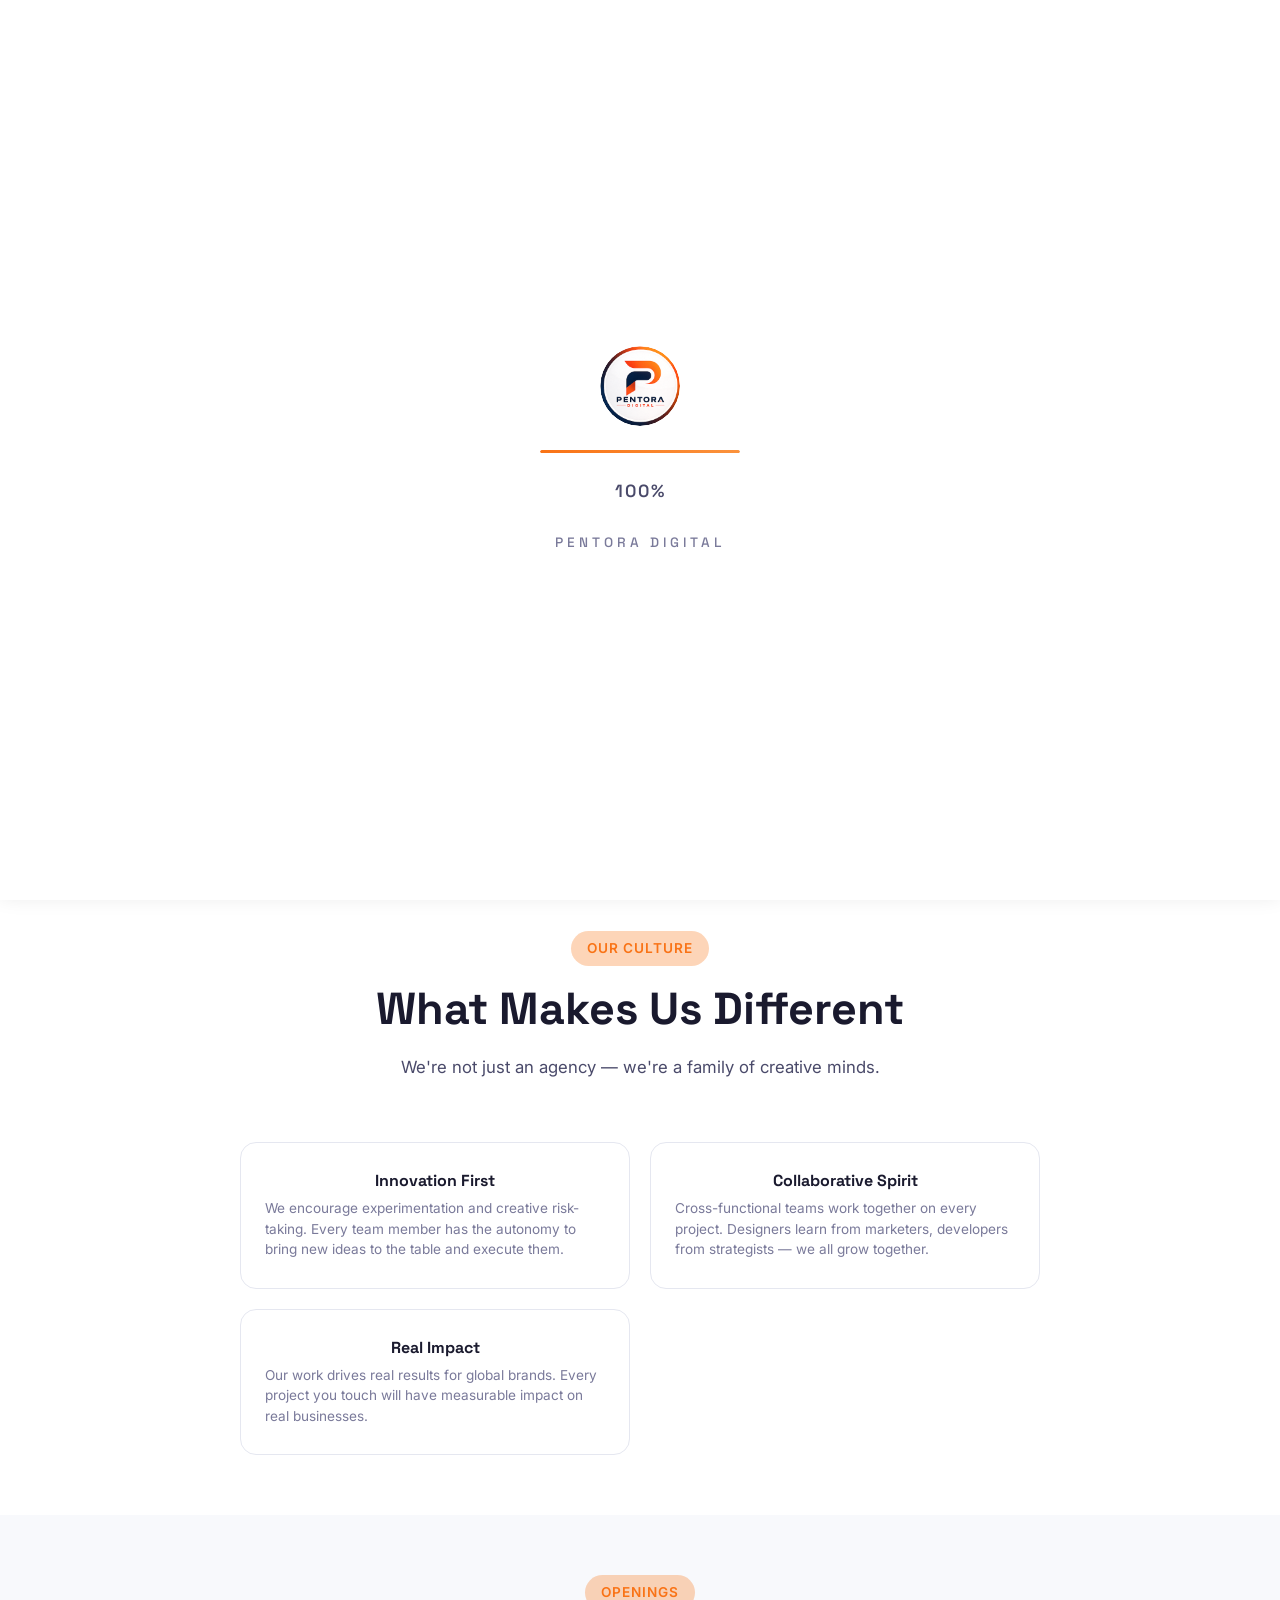
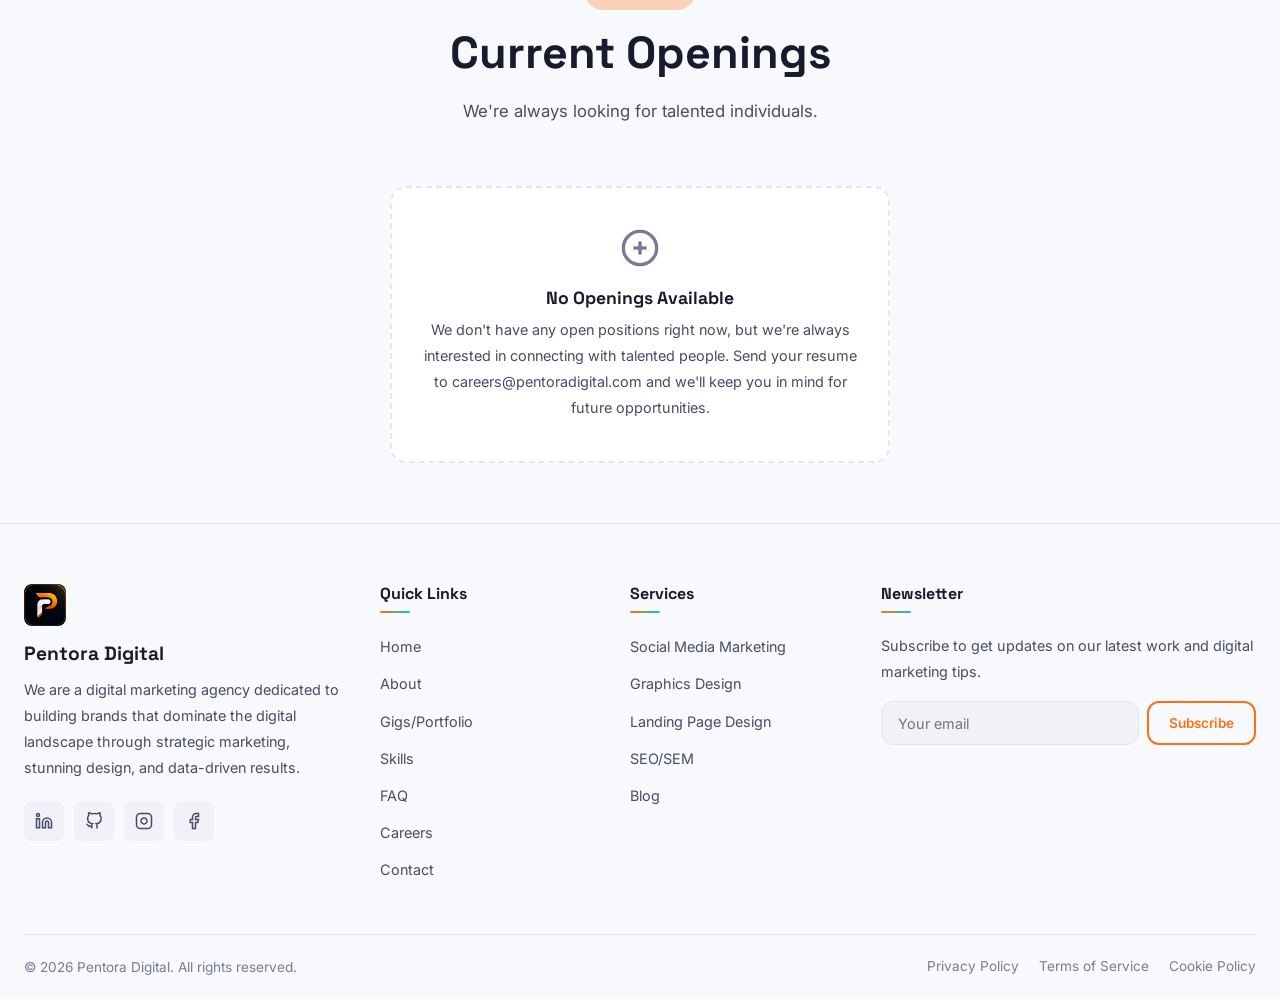
<file: careers.html>
<!DOCTYPE html>
<html lang="en">
<head>
    <meta charset="UTF-8">
    <meta name="viewport" content="width=device-width, initial-scale=1.0">
    <meta name="description" content="Join Pentora Digital - Explore exciting career opportunities in digital marketing, design, and development. We're hiring passionate talent.">
    <title>Careers | Pentora Digital</title>
    <link rel="stylesheet" href="css/style.css">
    <link rel="stylesheet" href="css/upgrades.css">
</head>
<body>
    <div class="page-loader" id="page-loader">
        <div class="loader-inner">
            <div class="loader-logo">
                <div class="brand-icon loader-brand"><img src="images/loader-img.png" alt="Pentora Digital"></div>
            </div>
            <div class="loader-progress">
                <div class="loader-bar"></div>
            </div>
            <div class="loader-percent">0%</div>
            <div class="loader-text">Pentora Digital</div>
        </div>
    </div>

    <nav class="navbar">
        <div class="container">
            <a href="index.html" class="nav-brand">
                <div class="brand-icon"><img src="images/brand_icon.png" alt="Pentora Digital"></div>
            </a>
            <div class="nav-menu">
                <a href="index.html" class="nav-link" data-i18n="nav.home">Home</a>
                <a href="about.html" class="nav-link" data-i18n="nav.about">About</a>
                <a href="portfolio.html" class="nav-link" data-i18n="nav.portfolio">Gigs/Portfolio</a>
                <a href="skills.html" class="nav-link" data-i18n="nav.skills">Skills</a>
                <a href="faq.html" class="nav-link" data-i18n="nav.faq">FAQ</a>
                <a href="careers.html" class="nav-link active" data-i18n="nav.careers">Careers</a>
                <a href="contact.html" class="nav-link" data-i18n="nav.contact">Contact</a>
            </div>
            <div class="nav-actions">
                <div class="nav-social">
                    <a href="#" aria-label="LinkedIn"><svg viewBox="0 0 24 24" stroke="currentColor" stroke-width="2" fill="none" style="width:18px;height:18px"><path d="M16 8a6 6 0 0 1 6 6v7h-4v-7a2 2 0 0 0-2-2 2 2 0 0 0-2 2v7h-4v-7a6 6 0 0 1 6-6z"/><rect x="2" y="9" width="4" height="12"/><circle cx="4" cy="4" r="2"/></svg></a>
                    <a href="#" aria-label="GitHub"><svg viewBox="0 0 24 24" stroke="currentColor" stroke-width="2" fill="none" style="width:18px;height:18px"><path d="M9 19c-5 1.5-5-2.5-7-3m14 6v-3.87a3.37 3.37 0 0 0-.94-2.61c3.14-.35 6.44-1.54 6.44-7A5.44 5.44 0 0 0 20 4.77 5.07 5.07 0 0 0 19.91 1S18.73.65 16 2.48a13.38 13.38 0 0 0-7 0C6.27.65 5.09 1 5.09 1A5.07 5.07 0 0 0 5 4.77a5.44 5.44 0 0 0-1.5 3.78c0 5.42 3.3 6.61 6.44 7A3.37 3.37 0 0 0 9 18.13V22"/></svg></a>
                    <a href="#" aria-label="Instagram"><svg viewBox="0 0 24 24" stroke="currentColor" stroke-width="2" fill="none" style="width:18px;height:18px"><rect x="2" y="2" width="20" height="20" rx="5"/><path d="M16 11.37A4 4 0 1 1 12.63 8 4 4 0 0 1 16 11.37z"/><line x1="17.5" y1="6.5" x2="17.51" y2="6.5"/></svg></a>
                    <a href="#" aria-label="Facebook"><svg viewBox="0 0 24 24" stroke="currentColor" stroke-width="2" fill="none" style="width:18px;height:18px"><path d="M18 2h-3a5 5 0 0 0-5 5v3H7v4h3v8h4v-8h3l1-4h-4V7a1 1 0 0 1 1-1h3z"/></svg></a>
                </div>
                <button class="theme-toggle" id="theme-toggle" aria-label="Toggle dark mode">
                    <span class="icon-sun"><svg viewBox="0 0 24 24" stroke="currentColor" stroke-width="2" fill="none" style="width:20px;height:20px"><circle cx="12" cy="12" r="5"/><line x1="12" y1="1" x2="12" y2="3"/><line x1="12" y1="21" x2="12" y2="23"/><line x1="4.22" y1="4.22" x2="5.64" y2="5.64"/><line x1="18.36" y1="18.36" x2="19.78" y2="19.78"/><line x1="1" y1="12" x2="3" y2="12"/><line x1="21" y1="12" x2="23" y2="12"/><line x1="4.22" y1="19.78" x2="5.64" y2="18.36"/><line x1="18.36" y1="5.64" x2="19.78" y2="4.22"/></svg></span>
                    <span class="icon-moon"><svg viewBox="0 0 24 24" stroke="currentColor" stroke-width="2" fill="none" style="width:20px;height:20px"><path d="M21 12.79A9 9 0 1 1 11.21 3 7 7 0 0 0 21 12.79z"/></svg></span>
                </button>
                <a href="contact.html" class="btn-hire" data-i18n="nav.hire">Hire Us</a>
            </div>
            <div class="hamburger" aria-label="Menu">
                <span></span><span></span><span></span>
            </div>
        </div>
    </nav>
    <div class="mobile-menu">
        <div class="mobile-menu-panel">
            <a href="index.html" class="mobile-nav-link" data-i18n="nav.home">Home</a>
            <a href="about.html" class="mobile-nav-link" data-i18n="nav.about">About</a>
            <a href="portfolio.html" class="mobile-nav-link" data-i18n="nav.portfolio">Gigs/Portfolio</a>
            <a href="skills.html" class="mobile-nav-link" data-i18n="nav.skills">Skills</a>
            <a href="faq.html" class="mobile-nav-link" data-i18n="nav.faq">FAQ</a>
            <a href="careers.html" class="mobile-nav-link" data-i18n="nav.careers">Careers</a>
            <a href="contact.html" class="mobile-nav-link" data-i18n="nav.contact">Contact</a>
            <div class="mobile-nav-actions">
                <a href="contact.html" class="btn btn-primary" style="text-align:center;justify-content:center;margin-top:16px" data-i18n="nav.hire">Hire Us</a>
            </div>
            <div class="mobile-social">
                <a href="#" aria-label="LinkedIn"><svg viewBox="0 0 24 24" stroke="currentColor" stroke-width="2" fill="none" style="width:18px;height:18px"><path d="M16 8a6 6 0 0 1 6 6v7h-4v-7a2 2 0 0 0-2-2 2 2 0 0 0-2 2v7h-4v-7a6 6 0 0 1 6-6z"/><rect x="2" y="9" width="4" height="12"/><circle cx="4" cy="4" r="2"/></svg></a>
                <a href="#" aria-label="GitHub"><svg viewBox="0 0 24 24" stroke="currentColor" stroke-width="2" fill="none" style="width:18px;height:18px"><path d="M9 19c-5 1.5-5-2.5-7-3m14 6v-3.87a3.37 3.37 0 0 0-.94-2.61c3.14-.35 6.44-1.54 6.44-7A5.44 5.44 0 0 0 20 4.77 5.07 5.07 0 0 0 19.91 1S18.73.65 16 2.48a13.38 13.38 0 0 0-7 0C6.27.65 5.09 1 5.09 1A5.07 5.07 0 0 0 5 4.77a5.44 5.44 0 0 0-1.5 3.78c0 5.42 3.3 6.61 6.44 7A3.37 3.37 0 0 0 9 18.13V22"/></svg></a>
                <a href="#" aria-label="Instagram"><svg viewBox="0 0 24 24" stroke="currentColor" stroke-width="2" fill="none" style="width:18px;height:18px"><rect x="2" y="2" width="20" height="20" rx="5"/><path d="M16 11.37A4 4 0 1 1 12.63 8 4 4 0 0 1 16 11.37z"/><line x1="17.5" y1="6.5" x2="17.51" y2="6.5"/></svg></a>
                <a href="#" aria-label="Facebook"><svg viewBox="0 0 24 24" stroke="currentColor" stroke-width="2" fill="none" style="width:18px;height:18px"><path d="M18 2h-3a5 5 0 0 0-5 5v3H7v4h3v8h4v-8h3l1-4h-4V7a1 1 0 0 1 1-1h3z"/></svg></a>
            </div>
        </div>
    </div>

    <main>
        <section class="careers-hero section">
            <div class="container">
                <span class="section-tag" data-i18n="nav.careers">Careers</span>
                <h1 data-i18n="careers.hero.title">Join the Pentora Digital Team</h1>
                <p data-i18n="careers.hero.desc">We're looking for passionate people to help us build the future of digital marketing.</p>
            </div>
        </section>

        <section class="careers-section section section-alt">
            <div class="container">
                <div class="section-header">
                    <span class="section-tag" data-i18n="careers.why.tag">Why Join Us</span>
                    <h2 class="section-title" data-i18n="careers.why.title">Why Work at Pentora Digital?</h2>
                    <p class="section-description" data-i18n="careers.why.desc">We believe in creating an environment where creativity meets strategy.</p>
                </div>
                <div class="careers-grid">
                    <div class="careers-card">
                        <div class="careers-card-icon"><svg viewBox="0 0 24 24" stroke="currentColor" stroke-width="2" fill="none"><path d="M12 2L2 7l10 5 10-5-10-5z"/><path d="M2 17l10 5 10-5"/><path d="M2 12l10 5 10-5"/></svg></div>
                        <h3 data-i18n="careers.growth.title">Growth Opportunities</h3>
                        <p data-i18n="careers.growth.desc">Continuous learning, workshops, and career advancement paths tailored to your goals.</p>
                    </div>
                    <div class="careers-card">
                        <div class="careers-card-icon"><svg viewBox="0 0 24 24" stroke="currentColor" stroke-width="2" fill="none"><path d="M20 21v-2a4 4 0 0 0-4-4H8a4 4 0 0 0-4 4v2"/><circle cx="12" cy="7" r="4"/></svg></div>
                        <h3 data-i18n="careers.team.title">Amazing Team</h3>
                        <p data-i18n="careers.team.desc">Work with talented designers, marketers, and developers who push each other to excel.</p>
                    </div>
                    <div class="careers-card">
                        <div class="careers-card-icon"><svg viewBox="0 0 24 24" stroke="currentColor" stroke-width="2" fill="none"><path d="M21 16V8a2 2 0 0 0-1-1.73l-7-4a2 2 0 0 0-2 0l-7 4A2 2 0 0 0 3 8v8a2 2 0 0 0 1 1.73l7 4a2 2 0 0 0 2 0l7-4A2 2 0 0 0 21 16z"/><polyline points="3.27 6.96 12 12.01 20.73 6.96"/><line x1="12" y1="22.08" x2="12" y2="12"/></svg></div>
                        <h3 data-i18n="careers.flex.title">Flexible Work</h3>
                        <p data-i18n="careers.flex.desc">Remote-first culture with flexible hours. Work from anywhere in the world.</p>
                    </div>
                    <div class="careers-card">
                        <div class="careers-card-icon"><svg viewBox="0 0 24 24" stroke="currentColor" stroke-width="2" fill="none"><rect x="2" y="3" width="20" height="14" rx="2"/><line x1="8" y1="21" x2="16" y2="21"/><line x1="12" y1="17" x2="12" y2="21"/></svg></div>
                        <h3 data-i18n="careers.benefits.title">Great Benefits</h3>
                        <p data-i18n="careers.benefits.desc">Competitive salary, health benefits, paid time off, and annual team retreats.</p>
                    </div>
                </div>
            </div>
        </section>

        <section class="careers-section section">
            <div class="container">
                <div class="section-header">
                    <span class="section-tag" data-i18n="careers.culture.tag">Our Culture</span>
                    <h2 class="section-title" data-i18n="careers.culture.title">What Makes Us Different</h2>
                    <p class="section-description" data-i18n="careers.culture.desc">We're not just an agency — we're a family of creative minds.</p>
                </div>
                <div class="careers-grid" style="max-width:800px;margin:0 auto;">
                    <div class="careers-card" style="text-align:left">
                        <h3 style="text-align:center" data-i18n="careers.innovation.title">Innovation First</h3>
                        <p data-i18n="careers.innovation.desc">We encourage experimentation and creative risk-taking. Every team member has the autonomy to bring new ideas to the table and execute them.</p>
                    </div>
                    <div class="careers-card" style="text-align:left">
                        <h3 style="text-align:center" data-i18n="careers.collab.title">Collaborative Spirit</h3>
                        <p data-i18n="careers.collab.desc">Cross-functional teams work together on every project. Designers learn from marketers, developers from strategists — we all grow together.</p>
                    </div>
                    <div class="careers-card" style="text-align:left">
                        <h3 style="text-align:center" data-i18n="careers.impact.title">Real Impact</h3>
                        <p data-i18n="careers.impact.desc">Our work drives real results for global brands. Every project you touch will have measurable impact on real businesses.</p>
                    </div>
                </div>
            </div>
        </section>

        <section class="careers-openings section section-alt">
            <div class="container">
                <div class="section-header">
                    <span class="section-tag" data-i18n="careers.openings.tag">Openings</span>
                    <h2 class="section-title" data-i18n="careers.openings.title">Current Openings</h2>
                    <p class="section-description" data-i18n="careers.openings.desc">We're always looking for talented individuals.</p>
                </div>
                <div class="careers-openings-card">
                    <svg viewBox="0 0 24 24" stroke="currentColor" stroke-width="2" fill="none"><circle cx="12" cy="12" r="10"/><line x1="12" y1="8" x2="12" y2="16"/><line x1="8" y1="12" x2="16" y2="12"/></svg>
                    <h3 data-i18n="careers.no-openings">No Openings Available</h3>
                    <p data-i18n="careers.no-openings.desc">We don't have any open positions right now, but we're always interested in connecting with talented people. Send your resume to careers@pentoradigital.com and we'll keep you in mind for future opportunities.</p>
                </div>
            </div>
        </section>
    </main>

    <footer class="footer">
        <div class="container">
            <div class="footer-grid">
                <div class="footer-brand">
                    <div class="brand-icon"><img src="images/brand_icon.png" alt="Pentora Digital"></div>
                    <h3 data-i18n="footer.company">Pentora Digital</h3>
                    <p data-i18n="footer.tagline">We are a digital marketing agency dedicated to building brands that dominate the digital landscape through strategic marketing, stunning design, and data-driven results.</p>
                    <div class="footer-social">
                        <a href="#" aria-label="LinkedIn"><svg viewBox="0 0 24 24" stroke="currentColor" stroke-width="2" fill="none" style="width:18px;height:18px"><path d="M16 8a6 6 0 0 1 6 6v7h-4v-7a2 2 0 0 0-2-2 2 2 0 0 0-2 2v7h-4v-7a6 6 0 0 1 6-6z"/><rect x="2" y="9" width="4" height="12"/><circle cx="4" cy="4" r="2"/></svg></a>
                        <a href="#" aria-label="GitHub"><svg viewBox="0 0 24 24" stroke="currentColor" stroke-width="2" fill="none" style="width:18px;height:18px"><path d="M9 19c-5 1.5-5-2.5-7-3m14 6v-3.87a3.37 3.37 0 0 0-.94-2.61c3.14-.35 6.44-1.54 6.44-7A5.44 5.44 0 0 0 20 4.77 5.07 5.07 0 0 0 19.91 1S18.73.65 16 2.48a13.38 13.38 0 0 0-7 0C6.27.65 5.09 1 5.09 1A5.07 5.07 0 0 0 5 4.77a5.44 5.44 0 0 0-1.5 3.78c0 5.42 3.3 6.61 6.44 7A3.37 3.37 0 0 0 9 18.13V22"/></svg></a>
                        <a href="#" aria-label="Instagram"><svg viewBox="0 0 24 24" stroke="currentColor" stroke-width="2" fill="none" style="width:18px;height:18px"><rect x="2" y="2" width="20" height="20" rx="5"/><path d="M16 11.37A4 4 0 1 1 12.63 8 4 4 0 0 1 16 11.37z"/><line x1="17.5" y1="6.5" x2="17.51" y2="6.5"/></svg></a>
                        <a href="#" aria-label="Facebook"><svg viewBox="0 0 24 24" stroke="currentColor" stroke-width="2" fill="none" style="width:18px;height:18px"><path d="M18 2h-3a5 5 0 0 0-5 5v3H7v4h3v8h4v-8h3l1-4h-4V7a1 1 0 0 1 1-1h3z"/></svg></a>
                    </div>
                </div>
                <div class="footer-column">
                    <h4 data-i18n="footer.quick">Quick Links</h4>
                    <ul>
                        <li><a href="index.html" data-i18n="nav.home">Home</a></li>
                        <li><a href="about.html" data-i18n="nav.about">About</a></li>
                        <li><a href="portfolio.html" data-i18n="nav.portfolio">Gigs/Portfolio</a></li>
                        <li><a href="skills.html" data-i18n="nav.skills">Skills</a></li>
                        <li><a href="faq.html" data-i18n="nav.faq">FAQ</a></li>
                        <li><a href="careers.html" data-i18n="nav.careers">Careers</a></li>
                        <li><a href="contact.html" data-i18n="nav.contact">Contact</a></li>
                    </ul>
                </div>
                <div class="footer-column">
                    <h4 data-i18n="footer.services">Services</h4>
                    <ul>
                        <li><a href="portfolio.html" data-i18n="footer.smm">Social Media Marketing</a></li>
                        <li><a href="portfolio.html" data-i18n="footer.gd">Graphics Design</a></li>
                        <li><a href="portfolio.html" data-i18n="footer.lpd">Landing Page Design</a></li>
                        <li><a href="portfolio.html" data-i18n="footer.seo">SEO/SEM</a></li>
                        <li><a href="blog.html">Blog</a></li>
                    </ul>
                </div>
                <div class="footer-column footer-newsletter">
                    <h4 data-i18n="footer.newsletter">Newsletter</h4>
                    <p data-i18n="footer.newsletter-desc">Subscribe to get updates on our latest work and digital marketing tips.</p>
                    <form class="newsletter-form">
                        <input type="email" placeholder="Your email" required>
                        <button type="submit" data-i18n="footer.subscribe">Subscribe</button>
                    </form>
                </div>
            </div>
            <div class="footer-bottom">
                <p data-i18n="footer.rights">&copy; 2026 Pentora Digital. All rights reserved.</p>
                <div class="footer-bottom-links">
                    <a href="privacy.html" data-i18n="footer.privacy">Privacy Policy</a>
                    <a href="terms.html" data-i18n="footer.terms">Terms of Service</a>
                    <a href="cookie-policy.html" data-i18n="footer.cookie">Cookie Policy</a>
                </div>
            </div>
        </div>
    </footer>

    <script src="js/main.js"></script>
    <script src="js/upgrades.js"></script>
</body>
</html>
</file>
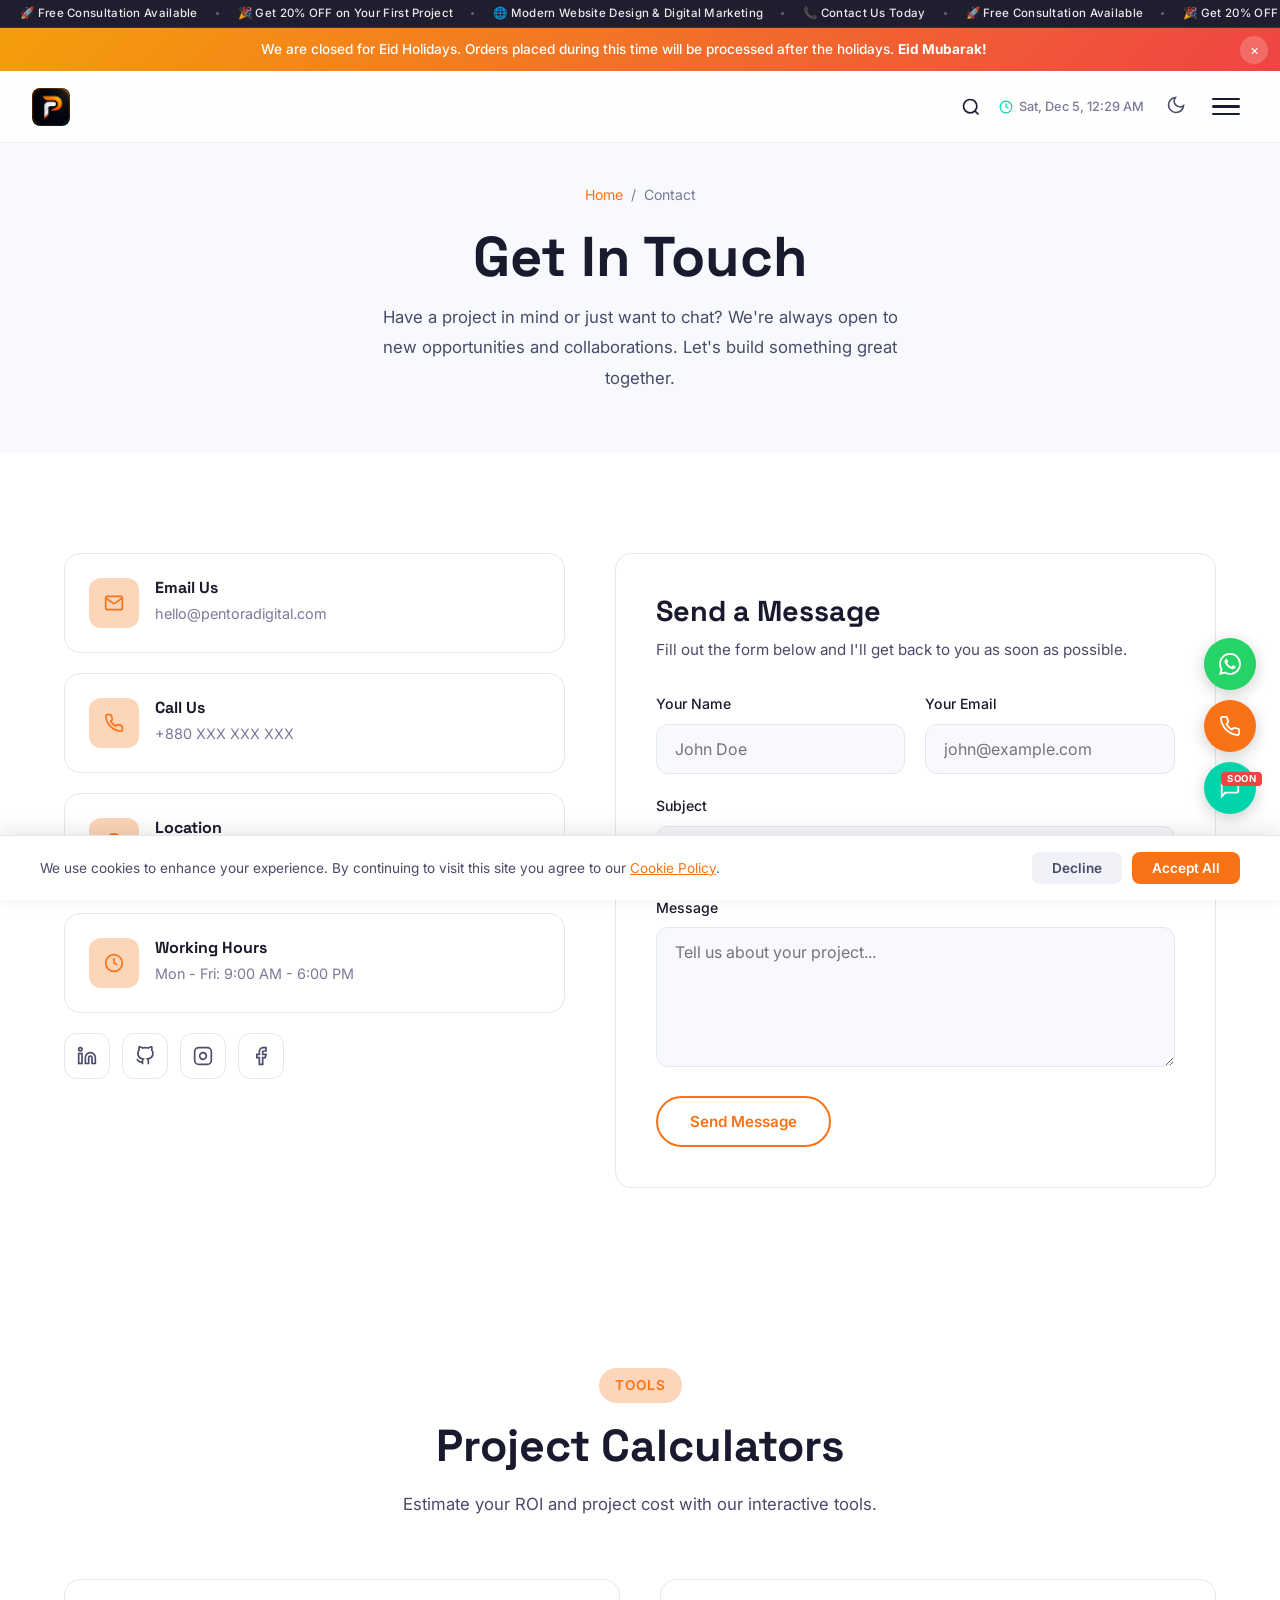
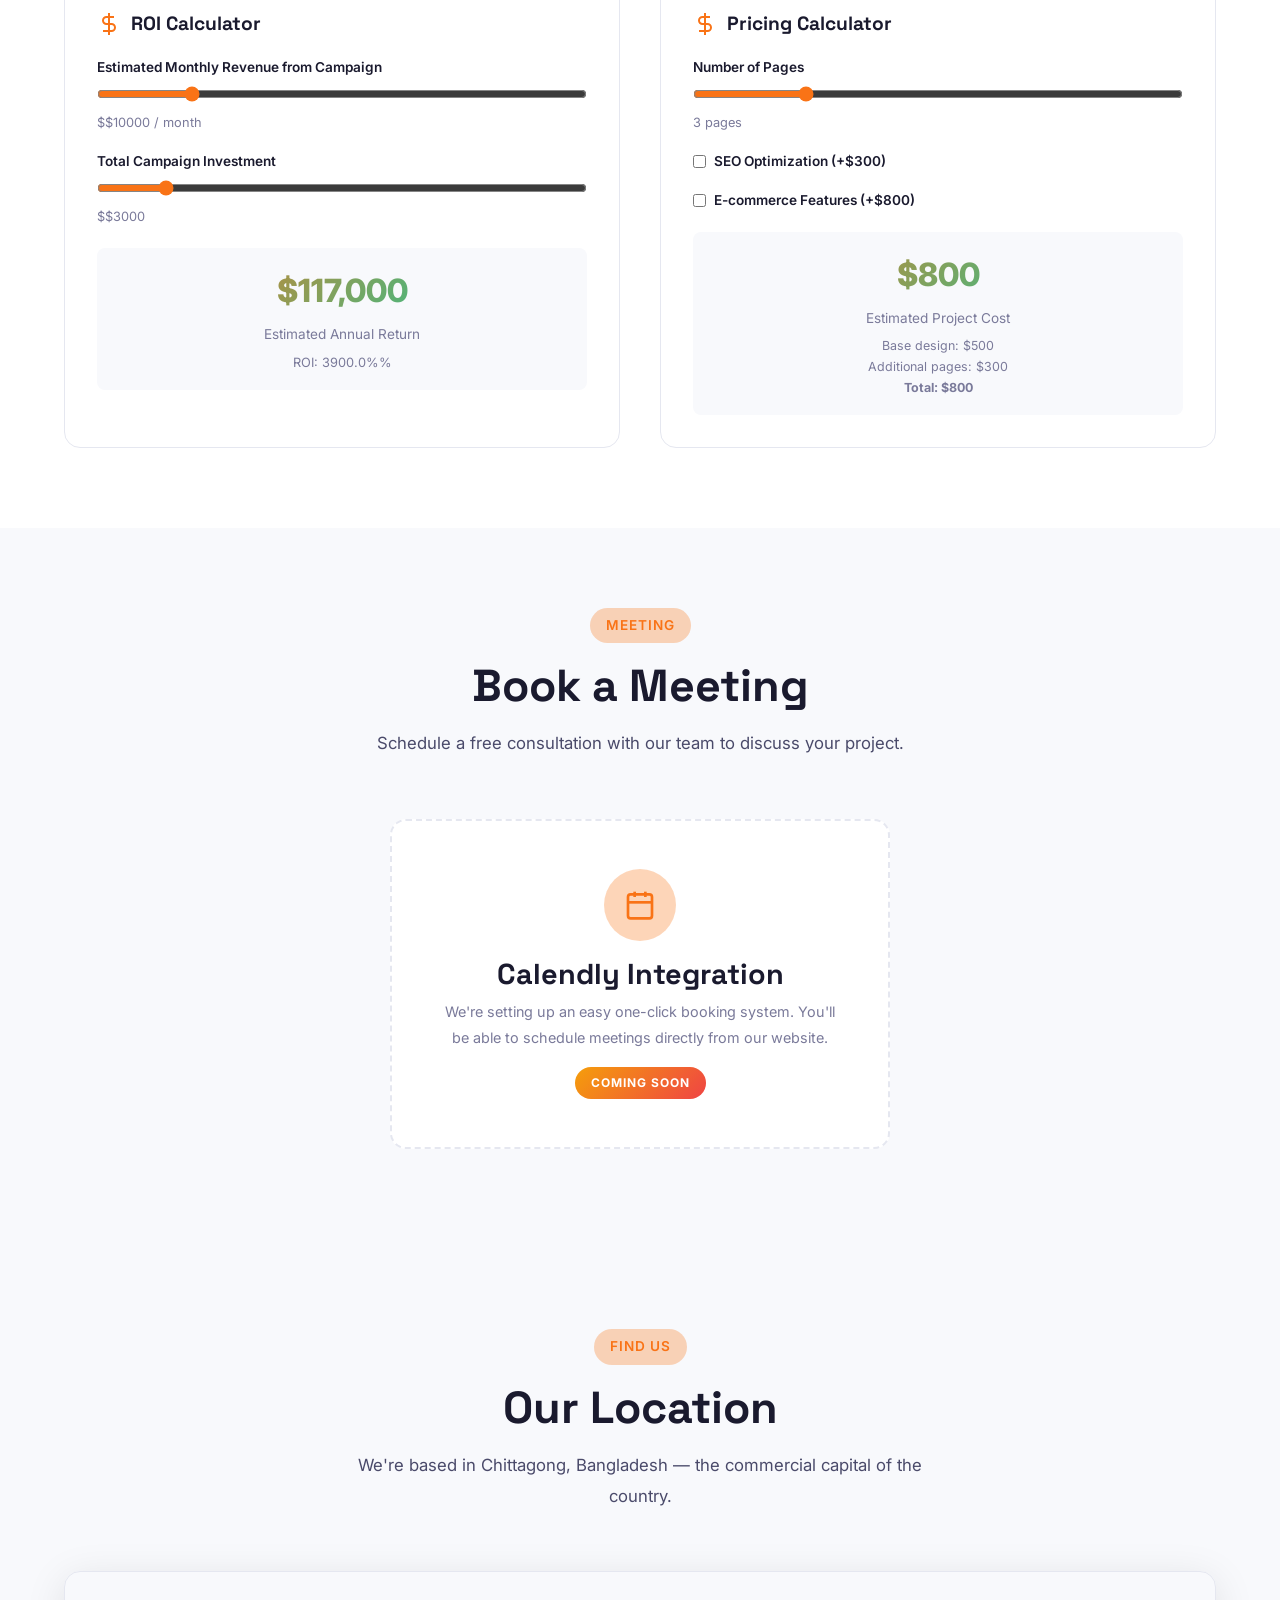
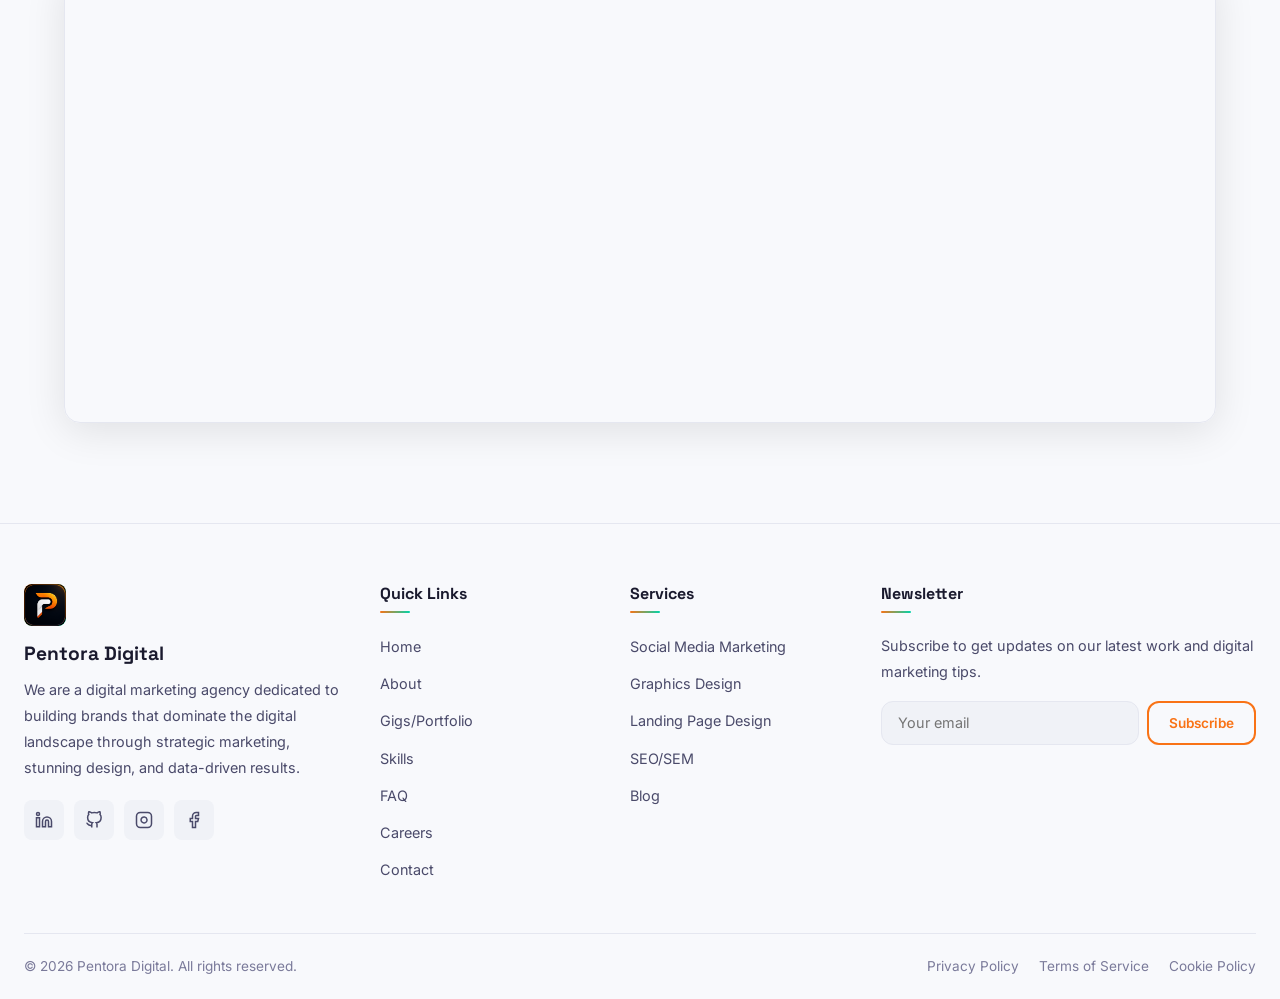
<file: contact.html>
<!DOCTYPE html>
<html lang="en">
<head>
  <meta charset="UTF-8">
  <meta name="viewport" content="width=device-width, initial-scale=1.0">
  <title>Contact - Pentora Digital</title>
  <meta name="description" content="Get in touch with Pentora Digital. Whether you have a project in mind or just want to say hello, we'd love to hear from you.">
  <link rel="stylesheet" href="css/style.css">
  <link rel="stylesheet" href="css/upgrades.css">
</head>
<body>

  <!-- Page Loader -->
  <div class="page-loader" id="page-loader">
    <div class="loader-inner">
      <div class="loader-logo">
        <div class="brand-icon loader-brand"><img src="images/loader-img.png" alt="Pentora Digital"></div>
      </div>
      <div class="loader-progress">
        <div class="loader-bar"></div>
      </div>
      <div class="loader-percent">0%</div>
      <div class="loader-text">Pentora Digital</div>
    </div>
  </div>

  <!-- Navbar -->
  <nav class="navbar">
    <div class="container">
      <a href="index.html" class="nav-brand">
        <div class="brand-icon"><img src="images/brand_icon.png" alt="Pentora Digital" data-i18n="nav.brand"></div>
      </a>
      <div class="nav-menu">
        <a href="index.html" class="nav-link" data-i18n="nav.home">Home</a>
        <a href="about.html" class="nav-link" data-i18n="nav.about">About</a>
        <a href="portfolio.html" class="nav-link" data-i18n="nav.portfolio">Gigs/Portfolio</a>
        <a href="skills.html" class="nav-link" data-i18n="nav.skills">Skills</a>
        <a href="faq.html" class="nav-link" data-i18n="nav.faq">FAQ</a>
        <a href="careers.html" class="nav-link" data-i18n="nav.careers">Careers</a>
        <a href="contact.html" class="nav-link active" data-i18n="nav.contact">Contact</a>
      </div>
      <div class="nav-actions">
        <div class="nav-social">
          <a href="#" aria-label="LinkedIn"><svg viewBox="0 0 24 24" stroke="currentColor" stroke-width="2" fill="none" style="width:18px;height:18px"><path d="M16 8a6 6 0 0 1 6 6v7h-4v-7a2 2 0 0 0-2-2 2 2 0 0 0-2 2v7h-4v-7a6 6 0 0 1 6-6z"/><rect x="2" y="9" width="4" height="12"/><circle cx="4" cy="4" r="2"/></svg></a>
          <a href="#" aria-label="GitHub"><svg viewBox="0 0 24 24" stroke="currentColor" stroke-width="2" fill="none" style="width:18px;height:18px"><path d="M9 19c-5 1.5-5-2.5-7-3m14 6v-3.87a3.37 3.37 0 0 0-.94-2.61c3.14-.35 6.44-1.54 6.44-7A5.44 5.44 0 0 0 20 4.77 5.07 5.07 0 0 0 19.91 1S18.73.65 16 2.48a13.38 13.38 0 0 0-7 0C6.27.65 5.09 1 5.09 1A5.07 5.07 0 0 0 5 4.77a5.44 5.44 0 0 0-1.5 3.78c0 5.42 3.3 6.61 6.44 7A3.37 3.37 0 0 0 9 18.13V22"/></svg></a>
          <a href="#" aria-label="Instagram"><svg viewBox="0 0 24 24" stroke="currentColor" stroke-width="2" fill="none" style="width:18px;height:18px"><rect x="2" y="2" width="20" height="20" rx="5"/><path d="M16 11.37A4 4 0 1 1 12.63 8 4 4 0 0 1 16 11.37z"/><line x1="17.5" y1="6.5" x2="17.51" y2="6.5"/></svg></a>
          <a href="#" aria-label="Facebook"><svg viewBox="0 0 24 24" stroke="currentColor" stroke-width="2" fill="none" style="width:18px;height:18px"><path d="M18 2h-3a5 5 0 0 0-5 5v3H7v4h3v8h4v-8h3l1-4h-4V7a1 1 0 0 1 1-1h3z"/></svg></a>
        </div>
        <button class="theme-toggle" id="theme-toggle" aria-label="Toggle dark mode">
          <span class="icon-sun"><svg viewBox="0 0 24 24" stroke="currentColor" stroke-width="2" fill="none" style="width:20px;height:20px"><circle cx="12" cy="12" r="5"/><line x1="12" y1="1" x2="12" y2="3"/><line x1="12" y1="21" x2="12" y2="23"/><line x1="4.22" y1="4.22" x2="5.64" y2="5.64"/><line x1="18.36" y1="18.36" x2="19.78" y2="19.78"/><line x1="1" y1="12" x2="3" y2="12"/><line x1="21" y1="12" x2="23" y2="12"/><line x1="4.22" y1="19.78" x2="5.64" y2="18.36"/><line x1="18.36" y1="5.64" x2="19.78" y2="4.22"/></svg></span>
          <span class="icon-moon"><svg viewBox="0 0 24 24" stroke="currentColor" stroke-width="2" fill="none" style="width:20px;height:20px"><path d="M21 12.79A9 9 0 1 1 11.21 3 7 7 0 0 0 21 12.79z"/></svg></span>
        </button>
        <a href="contact.html" class="btn-hire" data-i18n="nav.hire">Hire Us</a>
      </div>
      <div class="hamburger" aria-label="Menu">
        <span></span><span></span><span></span>
      </div>
    </div>
  </nav>
  <div class="mobile-menu">
    <div class="mobile-menu-panel">
      <a href="index.html" class="mobile-nav-link" data-i18n="nav.home">Home</a>
      <a href="about.html" class="mobile-nav-link" data-i18n="nav.about">About</a>
      <a href="portfolio.html" class="mobile-nav-link" data-i18n="nav.portfolio">Gigs/Portfolio</a>
      <a href="skills.html" class="mobile-nav-link" data-i18n="nav.skills">Skills</a>
      <a href="faq.html" class="mobile-nav-link" data-i18n="nav.faq">FAQ</a>
      <a href="careers.html" class="mobile-nav-link" data-i18n="nav.careers">Careers</a>
      <a href="contact.html" class="mobile-nav-link active" data-i18n="nav.contact">Contact</a>
      <div class="mobile-nav-actions">
        <a href="contact.html" class="btn btn-primary" style="text-align:center;justify-content:center;margin-top:16px" data-i18n="nav.hire">Hire Us</a>
      </div>
      <div class="mobile-social">
        <a href="#" aria-label="LinkedIn"><svg viewBox="0 0 24 24" stroke="currentColor" stroke-width="2" fill="none" style="width:18px;height:18px"><path d="M16 8a6 6 0 0 1 6 6v7h-4v-7a2 2 0 0 0-2-2 2 2 0 0 0-2 2v7h-4v-7a6 6 0 0 1 6-6z"/><rect x="2" y="9" width="4" height="12"/><circle cx="4" cy="4" r="2"/></svg></a>
        <a href="#" aria-label="GitHub"><svg viewBox="0 0 24 24" stroke="currentColor" stroke-width="2" fill="none" style="width:18px;height:18px"><path d="M9 19c-5 1.5-5-2.5-7-3m14 6v-3.87a3.37 3.37 0 0 0-.94-2.61c3.14-.35 6.44-1.54 6.44-7A5.44 5.44 0 0 0 20 4.77 5.07 5.07 0 0 0 19.91 1S18.73.65 16 2.48a13.38 13.38 0 0 0-7 0C6.27.65 5.09 1 5.09 1A5.07 5.07 0 0 0 5 4.77a5.44 5.44 0 0 0-1.5 3.78c0 5.42 3.3 6.61 6.44 7A3.37 3.37 0 0 0 9 18.13V22"/></svg></a>
        <a href="#" aria-label="Instagram"><svg viewBox="0 0 24 24" stroke="currentColor" stroke-width="2" fill="none" style="width:18px;height:18px"><rect x="2" y="2" width="20" height="20" rx="5"/><path d="M16 11.37A4 4 0 1 1 12.63 8 4 4 0 0 1 16 11.37z"/><line x1="17.5" y1="6.5" x2="17.51" y2="6.5"/></svg></a>
        <a href="#" aria-label="Facebook"><svg viewBox="0 0 24 24" stroke="currentColor" stroke-width="2" fill="none" style="width:18px;height:18px"><path d="M18 2h-3a5 5 0 0 0-5 5v3H7v4h3v8h4v-8h3l1-4h-4V7a1 1 0 0 1 1-1h3z"/></svg></a>
      </div>
    </div>
  </div>

  <!-- Page Header -->
  <header class="page-header">
    <div class="container">
      <div class="breadcrumb">
        <a href="index.html">Home</a>
        <span>/</span>
        <span>Contact</span>
      </div>
      <h1 data-i18n="contact.title">Get In Touch</h1>
      <p data-i18n="contact.desc">Have a project in mind or just want to chat? We're always open to new opportunities and collaborations. Let's build something great together.</p>
    </div>
  </header>

  <!-- Contact Section -->
  <section class="section">
    <div class="container">
      <div class="contact-grid">

        <!-- Column 1: Contact Info -->
        <div class="fade-in-left">
          <div class="contact-info-cards stagger-children">

            <div class="contact-info-card">
              <div class="card-icon">
                <svg viewBox="0 0 24 24" stroke="currentColor" stroke-width="2" fill="none" style="width:20px;height:20px">
                  <path d="M4 4h16c1.1 0 2 .9 2 2v12c0 1.1-.9 2-2 2H4c-1.1 0-2-.9-2-2V6c0-1.1.9-2 2-2z"/>
                  <polyline points="22,6 12,13 2,6"/>
                </svg>
              </div>
              <div>
                <h4>Email Us</h4>
                <p>hello@pentoradigital.com</p>
              </div>
            </div>

            <div class="contact-info-card">
              <div class="card-icon">
                <svg viewBox="0 0 24 24" stroke="currentColor" stroke-width="2" fill="none" style="width:20px;height:20px">
                  <path d="M22 16.92v3a2 2 0 0 1-2.18 2 19.79 19.79 0 0 1-8.63-3.07 19.5 19.5 0 0 1-6-6 19.79 19.79 0 0 1-3.07-8.67A2 2 0 0 1 4.11 2h3a2 2 0 0 1 2 1.72 12.84 12.84 0 0 0 .7 2.81 2 2 0 0 1-.45 2.11L8.09 9.91a16 16 0 0 0 6 6l1.27-1.27a2 2 0 0 1 2.11-.45 12.84 12.84 0 0 0 2.81.7A2 2 0 0 1 22 16.92z"/>
                </svg>
              </div>
              <div>
                <h4>Call Us</h4>
                <p>+880 XXX XXX XXX</p>
              </div>
            </div>

            <div class="contact-info-card">
              <div class="card-icon">
                <svg viewBox="0 0 24 24" stroke="currentColor" stroke-width="2" fill="none" style="width:20px;height:20px">
                  <path d="M21 10c0 7-9 13-9 13s-9-6-9-13a9 9 0 0 1 18 0z"/>
                  <circle cx="12" cy="10" r="3"/>
                </svg>
              </div>
              <div>
                <h4>Location</h4>
                <p>Chittagong, Bangladesh</p>
              </div>
            </div>

            <div class="contact-info-card">
              <div class="card-icon">
                <svg viewBox="0 0 24 24" stroke="currentColor" stroke-width="2" fill="none" style="width:20px;height:20px">
                  <circle cx="12" cy="12" r="10"/>
                  <polyline points="12 6 12 12 16 14"/>
                </svg>
              </div>
              <div>
                <h4>Working Hours</h4>
                <p>Mon - Fri: 9:00 AM - 6:00 PM</p>
              </div>
            </div>

          </div>

          <div class="contact-social">
            <a href="#" aria-label="LinkedIn">
              <svg viewBox="0 0 24 24" stroke="currentColor" stroke-width="2" fill="none" style="width:20px;height:20px">
                <path d="M16 8a6 6 0 0 1 6 6v7h-4v-7a2 2 0 0 0-4 0v7h-4v-7a6 6 0 0 1 6-6z"/>
                <rect x="2" y="9" width="4" height="12"/>
                <circle cx="4" cy="4" r="2"/>
              </svg>
            </a>
            <a href="#" aria-label="GitHub">
              <svg viewBox="0 0 24 24" stroke="currentColor" stroke-width="2" fill="none" style="width:20px;height:20px">
                <path d="M9 19c-5 1.5-5-2.5-7-3m14 6v-3.87a3.37 3.37 0 0 0-.94-2.61c3.14-.35 6.44-1.54 6.44-7A5.44 5.44 0 0 0 20 4.77 5.07 5.07 0 0 0 19.91 1S18.73.65 16 2.48a13.38 13.38 0 0 0-7 0C6.27.65 5.09 1 5.09 1A5.07 5.07 0 0 0 5 4.77a5.44 5.44 0 0 0-1.5 3.78c0 5.42 3.3 6.61 6.44 7A3.37 3.37 0 0 0 9 18.13V22"/>
              </svg>
            </a>
            <a href="#" aria-label="Instagram">
              <svg viewBox="0 0 24 24" stroke="currentColor" stroke-width="2" fill="none" style="width:20px;height:20px">
                <rect x="2" y="2" width="20" height="20" rx="5" ry="5"/>
                <path d="M16 11.37A4 4 0 1 1 12.63 8 4 4 0 0 1 16 11.37z"/>
                <line x1="17.5" y1="6.5" x2="17.51" y2="6.5"/>
              </svg>
            </a>
            <a href="#" aria-label="Facebook">
              <svg viewBox="0 0 24 24" stroke="currentColor" stroke-width="2" fill="none" style="width:20px;height:20px">
                <path d="M18 2h-3a5 5 0 0 0-5 5v3H7v4h3v8h4v-8h3l1-4h-4V7a1 1 0 0 1 1-1h3z"/>
              </svg>
            </a>
          </div>
        </div>

        <!-- Column 2: Contact Form -->
        <div class="fade-in-right">
          <div class="contact-form-card">
            <h3>Send a Message</h3>
            <p>Fill out the form below and I'll get back to you as soon as possible.</p>

            <form id="contact-form">
              <div class="form-row">
                <div class="form-group">
                  <label for="name">Your Name</label>
                  <input type="text" id="name" name="name" placeholder="John Doe" required>
                  <span class="contact-validation-error"></span>
                </div>
                <div class="form-group">
                  <label for="email">Your Email</label>
                  <input type="email" id="email" name="email" placeholder="john@example.com" required>
                  <span class="contact-validation-error"></span>
                </div>
              </div>

              <div class="form-group">
                <label for="subject">Subject</label>
                <input type="text" id="subject" name="subject" placeholder="Project Inquiry" required>
                <span class="contact-validation-error"></span>
              </div>

              <div class="form-group">
                <label for="message">Message</label>
                <textarea id="message" name="message" placeholder="Tell us about your project..." required></textarea>
                <span class="contact-validation-error"></span>
              </div>

              <div class="form-success-msg"></div>

              <div class="form-submit">
                <button type="submit" class="btn btn-outline">Send Message</button>
              </div>
            </form>
          </div>
        </div>

      </div>
    </div>
  </section>

  <!-- Calculators Section -->
  <section class="section calculator-section" id="calculators">
    <div class="container">
      <div class="section-header">
        <span class="section-tag">Tools</span>
        <h2 class="section-title">Project Calculators</h2>
        <p class="section-description">Estimate your ROI and project cost with our interactive tools.</p>
      </div>

      <div class="calculator-grid">
        <!-- ROI Calculator -->
        <div class="calculator-card">
          <h3>
            <svg viewBox="0 0 24 24" stroke="currentColor" stroke-width="2" fill="none"><line x1="12" y1="1" x2="12" y2="23"/><path d="M17 5H9.5a3.5 3.5 0 0 0 0 7h5a3.5 3.5 0 0 1 0 7H6"/></svg>
            ROI Calculator
          </h3>
          <div class="calc-group">
            <label>Estimated Monthly Revenue from Campaign</label>
            <input type="range" id="roi-monthly" min="1000" max="50000" value="10000" step="500">
            <div class="range-value">$<span id="roi-monthly-val">10,000</span> / month</div>
          </div>
          <div class="calc-group">
            <label>Total Campaign Investment</label>
            <input type="range" id="roi-investment" min="500" max="20000" value="3000" step="100">
            <div class="range-value">$<span id="roi-invest-val">3,000</span></div>
          </div>
          <div class="calc-result">
            <div class="calc-number" id="roi-result">$0</div>
            <p>Estimated Annual Return</p>
            <p style="font-size:0.8rem;color:var(--text-tertiary)">ROI: <span id="roi-percent">0</span>%</p>
          </div>
        </div>

        <!-- Pricing Calculator -->
        <div class="calculator-card">
          <h3>
            <svg viewBox="0 0 24 24" stroke="currentColor" stroke-width="2" fill="none"><path d="M12 1v22"/><path d="M17 5H9.5a3.5 3.5 0 0 0 0 7h5a3.5 3.5 0 0 1 0 7H6"/></svg>
            Pricing Calculator
          </h3>
          <div class="calc-group">
            <label>Number of Pages</label>
            <input type="range" id="price-pages" min="1" max="10" value="3" step="1">
            <div class="range-value"><span id="price-pages-val">3</span> pages</div>
          </div>
          <div class="calc-group">
            <label style="display:flex;align-items:center;gap:8px;cursor:pointer">
              <input type="checkbox" id="price-seo"> SEO Optimization (+$300)
            </label>
          </div>
          <div class="calc-group">
            <label style="display:flex;align-items:center;gap:8px;cursor:pointer">
              <input type="checkbox" id="price-ecom"> E-commerce Features (+$800)
            </label>
          </div>
          <div class="calc-result">
            <div class="calc-number" id="price-result">$0</div>
            <p>Estimated Project Cost</p>
            <div id="price-breakdown" style="font-size:0.78rem;color:var(--text-tertiary);margin-top:4px"></div>
          </div>
        </div>
      </div>
    </div>
  </section>

  <!-- Booking Section -->
  <section class="section section-alt booking-section">
    <div class="container">
      <div class="section-header">
        <span class="section-tag">Meeting</span>
        <h2 class="section-title">Book a Meeting</h2>
        <p class="section-description">Schedule a free consultation with our team to discuss your project.</p>
      </div>
      <div style="max-width:500px;margin:0 auto">
        <div class="coming-soon-card">
          <div class="coming-soon-icon">
            <svg viewBox="0 0 24 24" stroke="currentColor" stroke-width="2" fill="none"><rect x="3" y="4" width="18" height="18" rx="2" ry="2"/><line x1="16" y1="2" x2="16" y2="6"/><line x1="8" y1="2" x2="8" y2="6"/><line x1="3" y1="10" x2="21" y2="10"/></svg>
          </div>
          <h3>Calendly Integration</h3>
          <p>We're setting up an easy one-click booking system. You'll be able to schedule meetings directly from our website.</p>
          <span class="coming-soon-badge">Coming Soon</span>
        </div>
      </div>
    </div>
  </section>

  <!-- Map Section -->
  <section class="section section-alt">
    <div class="container">
      <div class="section-header">
        <span class="section-tag">Find Us</span>
        <h2 class="section-title">Our Location</h2>
        <p class="section-description">We're based in Chittagong, Bangladesh — the commercial capital of the country.</p>
      </div>
      <div class="contact-map fade-in">
        <iframe
          src="https://www.google.com/maps/embed?pb=!1m18!1m12!1m3!1d58900.41819707299!2d91.7832!3d22.3569!2m3!1f0!2f0!3f0!3m2!1i1024!2i768!4f13.1!3m3!1m2!1s0x30acd884e3d23b43%3A0x505477f083357160!2sChittagong%2C%20Bangladesh!5e0!3m2!1sen!2s!4v1700000000000!5m2!1sen!2s"
          width="100%"
          height="450"
          style="border:0; border-radius: var(--radius-lg);"
          allowfullscreen=""
          loading="lazy"
          referrerpolicy="no-referrer-when-downgrade"
          title="Pentora Digital Location - Chittagong, Bangladesh">
        </iframe>
      </div>
    </div>
  </section>

  <footer class="footer">
    <div class="container">
      <div class="footer-grid">
        <div class="footer-brand">
          <div class="brand-icon"><img src="images/brand_icon.png" alt="Pentora Digital"></div>
          <h3 data-i18n="footer.company">Pentora Digital</h3>
          <p data-i18n="footer.tagline">We are a digital marketing agency dedicated to building brands that dominate the digital landscape through strategic marketing, stunning design, and data-driven results.</p>
          <div class="footer-social">
            <a href="#" aria-label="LinkedIn"><svg viewBox="0 0 24 24" stroke="currentColor" stroke-width="2" fill="none" style="width:18px;height:18px"><path d="M16 8a6 6 0 0 1 6 6v7h-4v-7a2 2 0 0 0-2-2 2 2 0 0 0-2 2v7h-4v-7a6 6 0 0 1 6-6z"/><rect x="2" y="9" width="4" height="12"/><circle cx="4" cy="4" r="2"/></svg></a>
            <a href="#" aria-label="GitHub"><svg viewBox="0 0 24 24" stroke="currentColor" stroke-width="2" fill="none" style="width:18px;height:18px"><path d="M9 19c-5 1.5-5-2.5-7-3m14 6v-3.87a3.37 3.37 0 0 0-.94-2.61c3.14-.35 6.44-1.54 6.44-7A5.44 5.44 0 0 0 20 4.77 5.07 5.07 0 0 0 19.91 1S18.73.65 16 2.48a13.38 13.38 0 0 0-7 0C6.27.65 5.09 1 5.09 1A5.07 5.07 0 0 0 5 4.77a5.44 5.44 0 0 0-1.5 3.78c0 5.42 3.3 6.61 6.44 7A3.37 3.37 0 0 0 9 18.13V22"/></svg></a>
            <a href="#" aria-label="Instagram"><svg viewBox="0 0 24 24" stroke="currentColor" stroke-width="2" fill="none" style="width:18px;height:18px"><rect x="2" y="2" width="20" height="20" rx="5"/><path d="M16 11.37A4 4 0 1 1 12.63 8 4 4 0 0 1 16 11.37z"/><line x1="17.5" y1="6.5" x2="17.51" y2="6.5"/></svg></a>
            <a href="#" aria-label="Facebook"><svg viewBox="0 0 24 24" stroke="currentColor" stroke-width="2" fill="none" style="width:18px;height:18px"><path d="M18 2h-3a5 5 0 0 0-5 5v3H7v4h3v8h4v-8h3l1-4h-4V7a1 1 0 0 1 1-1h3z"/></svg></a>
          </div>
        </div>
        <div class="footer-column">
          <h4 data-i18n="footer.quick">Quick Links</h4>
          <ul>
            <li><a href="index.html" data-i18n="nav.home">Home</a></li>
            <li><a href="about.html" data-i18n="nav.about">About</a></li>
            <li><a href="portfolio.html" data-i18n="nav.portfolio">Gigs/Portfolio</a></li>
            <li><a href="skills.html" data-i18n="nav.skills">Skills</a></li>
            <li><a href="faq.html" data-i18n="nav.faq">FAQ</a></li>
            <li><a href="careers.html" data-i18n="nav.careers">Careers</a></li>
            <li><a href="contact.html" data-i18n="nav.contact">Contact</a></li>
          </ul>
        </div>
        <div class="footer-column">
          <h4 data-i18n="footer.services">Services</h4>
          <ul>
            <li><a href="portfolio.html" data-i18n="footer.smm">Social Media Marketing</a></li>
            <li><a href="portfolio.html" data-i18n="footer.gd">Graphics Design</a></li>
            <li><a href="portfolio.html" data-i18n="footer.lpd">Landing Page Design</a></li>
            <li><a href="portfolio.html" data-i18n="footer.seo">SEO/SEM</a></li>
            <li><a href="blog.html">Blog</a></li>
          </ul>
        </div>
        <div class="footer-column footer-newsletter">
          <h4 data-i18n="footer.newsletter">Newsletter</h4>
          <p data-i18n="footer.newsletter-desc">Subscribe to get updates on our latest work and digital marketing tips.</p>
          <form class="newsletter-form">
            <input type="email" placeholder="Your email" required>
            <button type="submit" data-i18n="footer.subscribe">Subscribe</button>
          </form>
        </div>
      </div>
      <div class="footer-bottom">
        <p data-i18n="footer.rights">&copy; 2026 Pentora Digital. All rights reserved.</p>
        <div class="footer-bottom-links">
          <a href="privacy.html" data-i18n="footer.privacy">Privacy Policy</a>
          <a href="terms.html" data-i18n="footer.terms">Terms of Service</a>
          <a href="cookie-policy.html" data-i18n="footer.cookie">Cookie Policy</a>
        </div>
      </div>
    </div>
  </footer>

  <script src="js/main.js"></script>
  <script src="js/upgrades.js"></script>
</body>
</html>
</file>
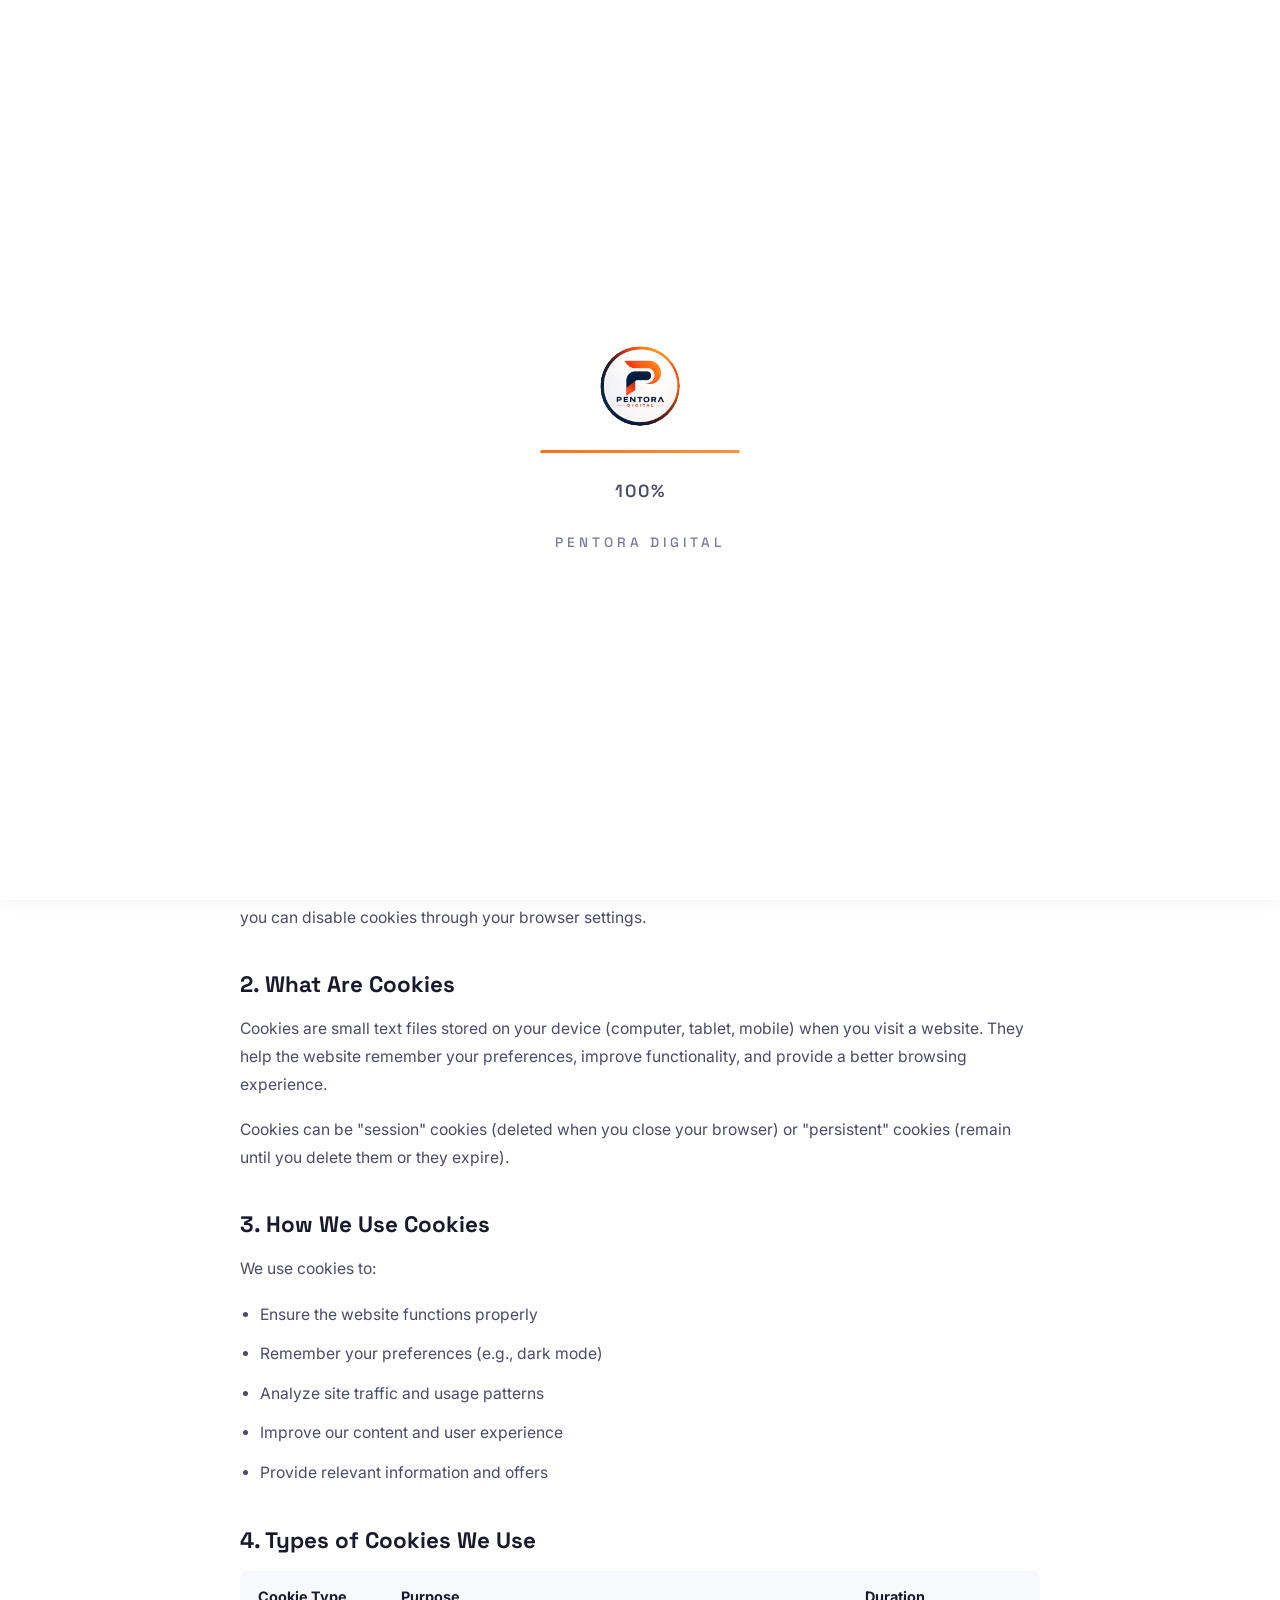
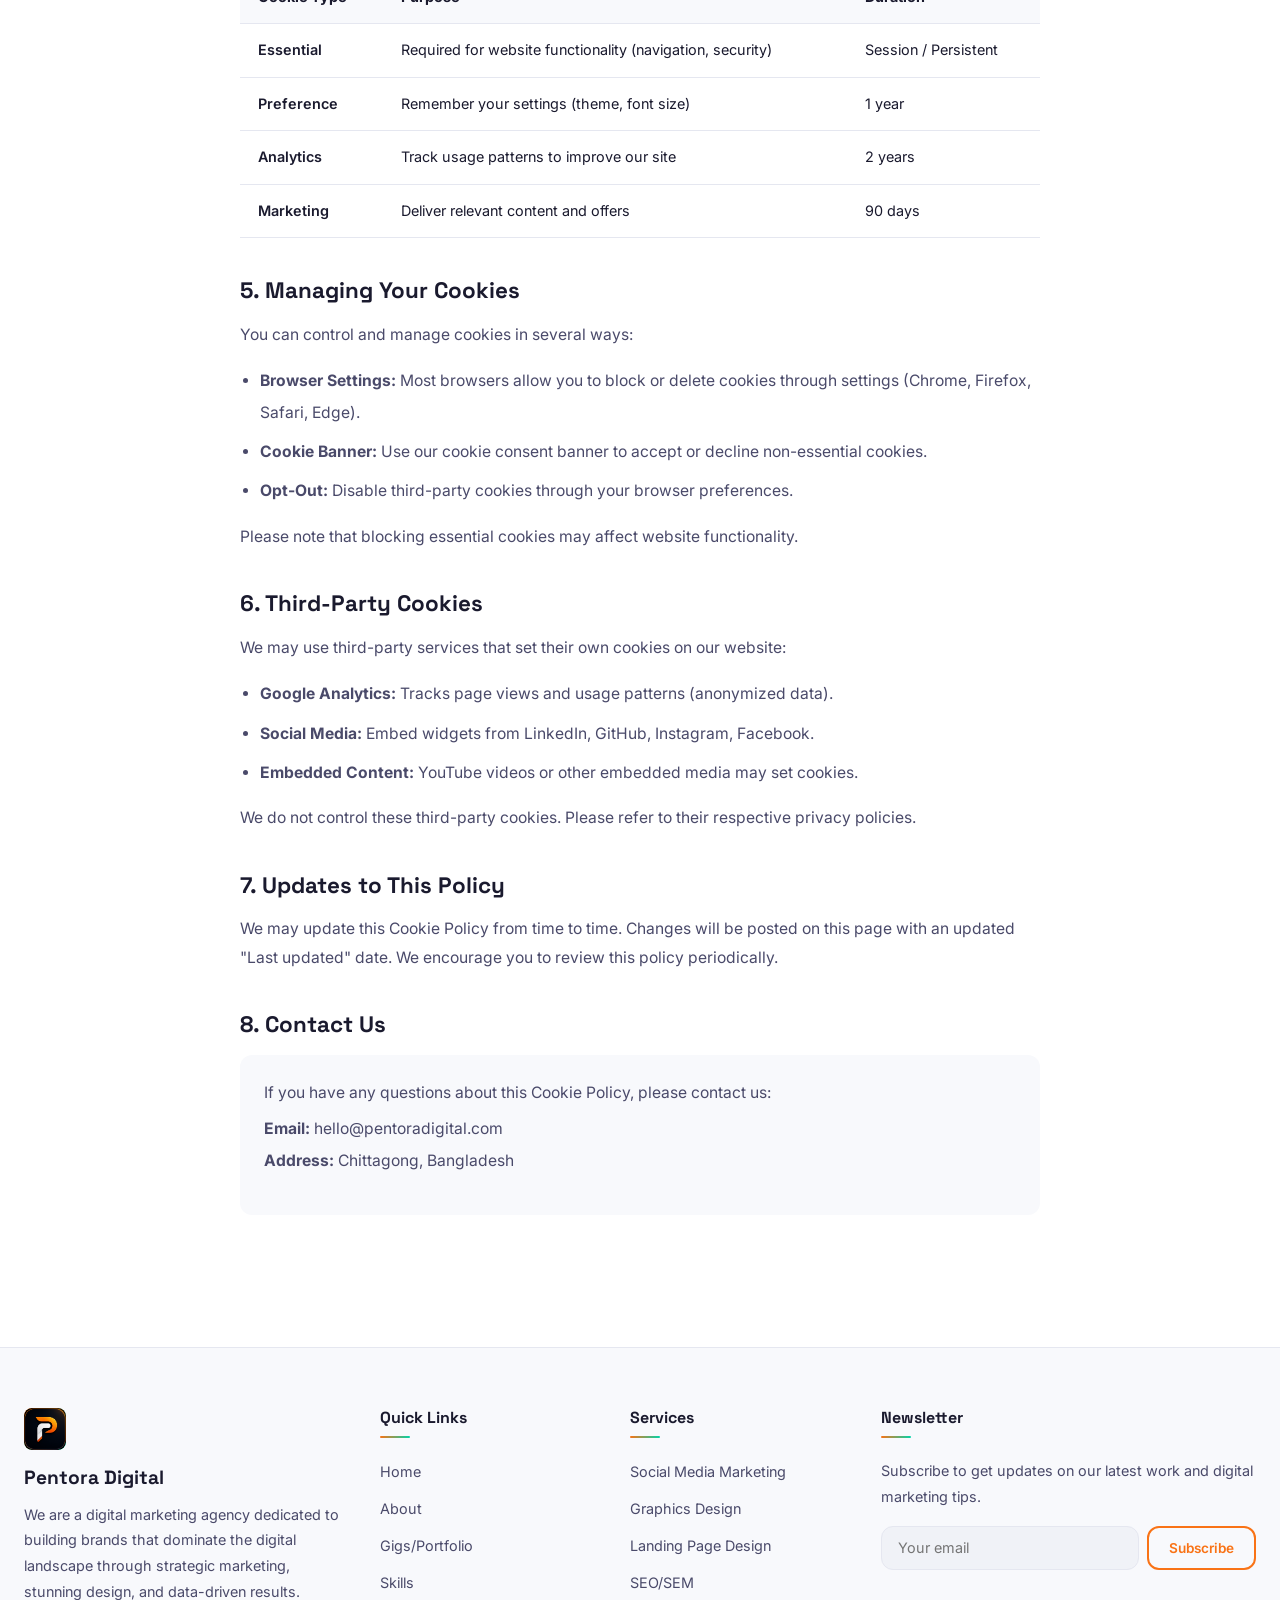
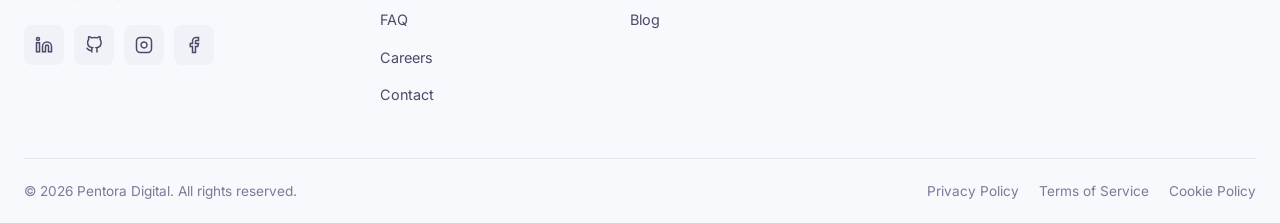
<file: cookie-policy.html>
<!DOCTYPE html>
<html lang="en">
<head>
    <meta charset="UTF-8">
    <meta name="viewport" content="width=device-width, initial-scale=1.0">
    <meta name="description" content="Pentora Digital - Cookie Policy. Learn how we use cookies to enhance your browsing experience.">
    <title>Cookie Policy | Pentora Digital</title>
    <link rel="stylesheet" href="css/style.css">
    <link rel="stylesheet" href="css/upgrades.css">
</head>
<body>
    <div class="page-loader" id="page-loader">
        <div class="loader-inner">
            <div class="loader-logo">
                <div class="brand-icon loader-brand"><img src="images/loader-img.png" alt="Pentora Digital"></div>
            </div>
            <div class="loader-progress">
                <div class="loader-bar"></div>
            </div>
            <div class="loader-percent">0%</div>
            <div class="loader-text">Pentora Digital</div>
        </div>
    </div>

    <nav class="navbar">
        <div class="container">
            <a href="index.html" class="nav-brand">
                <div class="brand-icon"><img src="images/brand_icon.png" alt="Pentora Digital"></div>
            </a>
            <div class="nav-menu">
                <a href="index.html" class="nav-link" data-i18n="nav.home">Home</a>
                <a href="about.html" class="nav-link" data-i18n="nav.about">About</a>
                <a href="portfolio.html" class="nav-link" data-i18n="nav.portfolio">Gigs/Portfolio</a>
                <a href="skills.html" class="nav-link" data-i18n="nav.skills">Skills</a>
                <a href="faq.html" class="nav-link" data-i18n="nav.faq">FAQ</a>
                <a href="careers.html" class="nav-link" data-i18n="nav.careers">Careers</a>
                <a href="contact.html" class="nav-link" data-i18n="nav.contact">Contact</a>
            </div>
            <div class="nav-actions">
                <div class="nav-social">
                    <a href="#" aria-label="LinkedIn"><svg viewBox="0 0 24 24" stroke="currentColor" stroke-width="2" fill="none" style="width:18px;height:18px"><path d="M16 8a6 6 0 0 1 6 6v7h-4v-7a2 2 0 0 0-2-2 2 2 0 0 0-2 2v7h-4v-7a6 6 0 0 1 6-6z"/><rect x="2" y="9" width="4" height="12"/><circle cx="4" cy="4" r="2"/></svg></a>
                    <a href="#" aria-label="GitHub"><svg viewBox="0 0 24 24" stroke="currentColor" stroke-width="2" fill="none" style="width:18px;height:18px"><path d="M9 19c-5 1.5-5-2.5-7-3m14 6v-3.87a3.37 3.37 0 0 0-.94-2.61c3.14-.35 6.44-1.54 6.44-7A5.44 5.44 0 0 0 20 4.77 5.07 5.07 0 0 0 19.91 1S18.73.65 16 2.48a13.38 13.38 0 0 0-7 0C6.27.65 5.09 1 5.09 1A5.07 5.07 0 0 0 5 4.77a5.44 5.44 0 0 0-1.5 3.78c0 5.42 3.3 6.61 6.44 7A3.37 3.37 0 0 0 9 18.13V22"/></svg></a>
                    <a href="#" aria-label="Instagram"><svg viewBox="0 0 24 24" stroke="currentColor" stroke-width="2" fill="none" style="width:18px;height:18px"><rect x="2" y="2" width="20" height="20" rx="5"/><path d="M16 11.37A4 4 0 1 1 12.63 8 4 4 0 0 1 16 11.37z"/><line x1="17.5" y1="6.5" x2="17.51" y2="6.5"/></svg></a>
                    <a href="#" aria-label="Facebook"><svg viewBox="0 0 24 24" stroke="currentColor" stroke-width="2" fill="none" style="width:18px;height:18px"><path d="M18 2h-3a5 5 0 0 0-5 5v3H7v4h3v8h4v-8h3l1-4h-4V7a1 1 0 0 1 1-1h3z"/></svg></a>
                </div>
                <button class="theme-toggle" id="theme-toggle" aria-label="Toggle dark mode">
                    <span class="icon-sun"><svg viewBox="0 0 24 24" stroke="currentColor" stroke-width="2" fill="none" style="width:20px;height:20px"><circle cx="12" cy="12" r="5"/><line x1="12" y1="1" x2="12" y2="3"/><line x1="12" y1="21" x2="12" y2="23"/><line x1="4.22" y1="4.22" x2="5.64" y2="5.64"/><line x1="18.36" y1="18.36" x2="19.78" y2="19.78"/><line x1="1" y1="12" x2="3" y2="12"/><line x1="21" y1="12" x2="23" y2="12"/><line x1="4.22" y1="19.78" x2="5.64" y2="18.36"/><line x1="18.36" y1="5.64" x2="19.78" y2="4.22"/></svg></span>
                    <span class="icon-moon"><svg viewBox="0 0 24 24" stroke="currentColor" stroke-width="2" fill="none" style="width:20px;height:20px"><path d="M21 12.79A9 9 0 1 1 11.21 3 7 7 0 0 0 21 12.79z"/></svg></span>
                </button>
                <a href="contact.html" class="btn-hire" data-i18n="nav.hire">Hire Us</a>
            </div>
            <div class="hamburger" aria-label="Menu">
                <span></span><span></span><span></span>
            </div>
        </div>
    </nav>
    <div class="mobile-menu">
        <div class="mobile-menu-panel">
            <a href="index.html" class="mobile-nav-link" data-i18n="nav.home">Home</a>
            <a href="about.html" class="mobile-nav-link" data-i18n="nav.about">About</a>
            <a href="portfolio.html" class="mobile-nav-link" data-i18n="nav.portfolio">Gigs/Portfolio</a>
            <a href="skills.html" class="mobile-nav-link" data-i18n="nav.skills">Skills</a>
            <a href="faq.html" class="mobile-nav-link" data-i18n="nav.faq">FAQ</a>
            <a href="careers.html" class="mobile-nav-link" data-i18n="nav.careers">Careers</a>
            <a href="contact.html" class="mobile-nav-link" data-i18n="nav.contact">Contact</a>
            <div class="mobile-nav-actions">
                <a href="contact.html" class="btn btn-primary" style="text-align:center;justify-content:center;margin-top:16px" data-i18n="nav.hire">Hire Us</a>
            </div>
            <div class="mobile-social">
                <a href="#" aria-label="LinkedIn"><svg viewBox="0 0 24 24" stroke="currentColor" stroke-width="2" fill="none" style="width:18px;height:18px"><path d="M16 8a6 6 0 0 1 6 6v7h-4v-7a2 2 0 0 0-2-2 2 2 0 0 0-2 2v7h-4v-7a6 6 0 0 1 6-6z"/><rect x="2" y="9" width="4" height="12"/><circle cx="4" cy="4" r="2"/></svg></a>
                <a href="#" aria-label="GitHub"><svg viewBox="0 0 24 24" stroke="currentColor" stroke-width="2" fill="none" style="width:18px;height:18px"><path d="M9 19c-5 1.5-5-2.5-7-3m14 6v-3.87a3.37 3.37 0 0 0-.94-2.61c3.14-.35 6.44-1.54 6.44-7A5.44 5.44 0 0 0 20 4.77 5.07 5.07 0 0 0 19.91 1S18.73.65 16 2.48a13.38 13.38 0 0 0-7 0C6.27.65 5.09 1 5.09 1A5.07 5.07 0 0 0 5 4.77a5.44 5.44 0 0 0-1.5 3.78c0 5.42 3.3 6.61 6.44 7A3.37 3.37 0 0 0 9 18.13V22"/></svg></a>
                <a href="#" aria-label="Instagram"><svg viewBox="0 0 24 24" stroke="currentColor" stroke-width="2" fill="none" style="width:18px;height:18px"><rect x="2" y="2" width="20" height="20" rx="5"/><path d="M16 11.37A4 4 0 1 1 12.63 8 4 4 0 0 1 16 11.37z"/><line x1="17.5" y1="6.5" x2="17.51" y2="6.5"/></svg></a>
                <a href="#" aria-label="Facebook"><svg viewBox="0 0 24 24" stroke="currentColor" stroke-width="2" fill="none" style="width:18px;height:18px"><path d="M18 2h-3a5 5 0 0 0-5 5v3H7v4h3v8h4v-8h3l1-4h-4V7a1 1 0 0 1 1-1h3z"/></svg></a>
            </div>
        </div>
    </div>

    <main>
        <section class="section" style="padding-top:120px">
            <div class="container">
                <div class="section-header">
                    <span class="section-tag" data-i18n="cookie.tag">Legal</span>
                    <h1 class="section-title" data-i18n="cookie.title">Cookie Policy</h1>
                    <p class="section-description" data-i18n="cookie.date">Last updated: June 2026</p>
                </div>
                <div class="legal-content" style="max-width:800px;margin:0 auto">
                    <div class="legal-toc" style="background:var(--bg-secondary);border-radius:var(--radius-md);padding:24px 28px;margin-bottom:40px">
                        <h3 style="margin-bottom:12px">Table of Contents</h3>
                        <ol style="padding-left:20px;line-height:2.2">
                            <li><a href="#intro" style="color:var(--primary)">Introduction</a></li>
                            <li><a href="#what" style="color:var(--primary)">What Are Cookies</a></li>
                            <li><a href="#how" style="color:var(--primary)">How We Use Cookies</a></li>
                            <li><a href="#types" style="color:var(--primary)">Types of Cookies We Use</a></li>
                            <li><a href="#manage" style="color:var(--primary)">Managing Your Cookies</a></li>
                            <li><a href="#third" style="color:var(--primary)">Third-Party Cookies</a></li>
                            <li><a href="#updates" style="color:var(--primary)">Updates to This Policy</a></li>
                            <li><a href="#contact" style="color:var(--primary)">Contact Us</a></li>
                        </ol>
                    </div>

                    <section id="intro" style="margin-bottom:32px">
                        <h2>1. Introduction</h2>
                        <p>Pentora Digital ("we," "our," "us") is committed to protecting your privacy. This Cookie Policy explains how we use cookies and similar tracking technologies on our website.</p>
                        <p>By using our website, you consent to the use of cookies in accordance with this policy. If you do not agree, you can disable cookies through your browser settings.</p>
                    </section>

                    <section id="what" style="margin-bottom:32px">
                        <h2>2. What Are Cookies</h2>
                        <p>Cookies are small text files stored on your device (computer, tablet, mobile) when you visit a website. They help the website remember your preferences, improve functionality, and provide a better browsing experience.</p>
                        <p>Cookies can be "session" cookies (deleted when you close your browser) or "persistent" cookies (remain until you delete them or they expire).</p>
                    </section>

                    <section id="how" style="margin-bottom:32px">
                        <h2>3. How We Use Cookies</h2>
                        <p>We use cookies to:</p>
                        <ul style="padding-left:20px;line-height:2">
                            <li>Ensure the website functions properly</li>
                            <li>Remember your preferences (e.g., dark mode)</li>
                            <li>Analyze site traffic and usage patterns</li>
                            <li>Improve our content and user experience</li>
                            <li>Provide relevant information and offers</li>
                        </ul>
                    </section>

                    <section id="types" style="margin-bottom:32px">
                        <h2>4. Types of Cookies We Use</h2>
                        <div class="comparison-table-wrapper" style="margin-top:16px">
                            <table class="comparison-table">
                                <thead>
                                    <tr>
                                        <th>Cookie Type</th>
                                        <th>Purpose</th>
                                        <th>Duration</th>
                                    </tr>
                                </thead>
                                <tbody>
                                    <tr>
                                        <td>Essential</td>
                                        <td>Required for website functionality (navigation, security)</td>
                                        <td>Session / Persistent</td>
                                    </tr>
                                    <tr>
                                        <td>Preference</td>
                                        <td>Remember your settings (theme, font size)</td>
                                        <td>1 year</td>
                                    </tr>
                                    <tr>
                                        <td>Analytics</td>
                                        <td>Track usage patterns to improve our site</td>
                                        <td>2 years</td>
                                    </tr>
                                    <tr>
                                        <td>Marketing</td>
                                        <td>Deliver relevant content and offers</td>
                                        <td>90 days</td>
                                    </tr>
                                </tbody>
                            </table>
                        </div>
                    </section>

                    <section id="manage" style="margin-bottom:32px">
                        <h2>5. Managing Your Cookies</h2>
                        <p>You can control and manage cookies in several ways:</p>
                        <ul style="padding-left:20px;line-height:2">
                            <li><strong>Browser Settings:</strong> Most browsers allow you to block or delete cookies through settings (Chrome, Firefox, Safari, Edge).</li>
                            <li><strong>Cookie Banner:</strong> Use our cookie consent banner to accept or decline non-essential cookies.</li>
                            <li><strong>Opt-Out:</strong> Disable third-party cookies through your browser preferences.</li>
                        </ul>
                        <p>Please note that blocking essential cookies may affect website functionality.</p>
                    </section>

                    <section id="third" style="margin-bottom:32px">
                        <h2>6. Third-Party Cookies</h2>
                        <p>We may use third-party services that set their own cookies on our website:</p>
                        <ul style="padding-left:20px;line-height:2">
                            <li><strong>Google Analytics:</strong> Tracks page views and usage patterns (anonymized data).</li>
                            <li><strong>Social Media:</strong> Embed widgets from LinkedIn, GitHub, Instagram, Facebook.</li>
                            <li><strong>Embedded Content:</strong> YouTube videos or other embedded media may set cookies.</li>
                        </ul>
                        <p>We do not control these third-party cookies. Please refer to their respective privacy policies.</p>
                    </section>

                    <section id="updates" style="margin-bottom:32px">
                        <h2>7. Updates to This Policy</h2>
                        <p>We may update this Cookie Policy from time to time. Changes will be posted on this page with an updated "Last updated" date. We encourage you to review this policy periodically.</p>
                    </section>

                    <section id="contact" style="margin-bottom:32px">
                        <h2>8. Contact Us</h2>
                        <div style="background:var(--bg-secondary);border-radius:var(--radius-md);padding:24px;margin-top:12px">
                            <p style="margin-bottom:8px">If you have any questions about this Cookie Policy, please contact us:</p>
                            <p style="margin-bottom:4px"><strong>Email:</strong> hello@pentoradigital.com</p>
                            <p><strong>Address:</strong> Chittagong, Bangladesh</p>
                        </div>
                    </section>
                </div>
            </div>
        </section>
    </main>

    <footer class="footer">
        <div class="container">
            <div class="footer-grid">
                <div class="footer-brand">
                    <div class="brand-icon"><img src="images/brand_icon.png" alt="Pentora Digital"></div>
                    <h3 data-i18n="footer.company">Pentora Digital</h3>
                    <p data-i18n="footer.tagline">We are a digital marketing agency dedicated to building brands that dominate the digital landscape through strategic marketing, stunning design, and data-driven results.</p>
                    <div class="footer-social">
                        <a href="#" aria-label="LinkedIn"><svg viewBox="0 0 24 24" stroke="currentColor" stroke-width="2" fill="none" style="width:18px;height:18px"><path d="M16 8a6 6 0 0 1 6 6v7h-4v-7a2 2 0 0 0-2-2 2 2 0 0 0-2 2v7h-4v-7a6 6 0 0 1 6-6z"/><rect x="2" y="9" width="4" height="12"/><circle cx="4" cy="4" r="2"/></svg></a>
                        <a href="#" aria-label="GitHub"><svg viewBox="0 0 24 24" stroke="currentColor" stroke-width="2" fill="none" style="width:18px;height:18px"><path d="M9 19c-5 1.5-5-2.5-7-3m14 6v-3.87a3.37 3.37 0 0 0-.94-2.61c3.14-.35 6.44-1.54 6.44-7A5.44 5.44 0 0 0 20 4.77 5.07 5.07 0 0 0 19.91 1S18.73.65 16 2.48a13.38 13.38 0 0 0-7 0C6.27.65 5.09 1 5.09 1A5.07 5.07 0 0 0 5 4.77a5.44 5.44 0 0 0-1.5 3.78c0 5.42 3.3 6.61 6.44 7A3.37 3.37 0 0 0 9 18.13V22"/></svg></a>
                        <a href="#" aria-label="Instagram"><svg viewBox="0 0 24 24" stroke="currentColor" stroke-width="2" fill="none" style="width:18px;height:18px"><rect x="2" y="2" width="20" height="20" rx="5"/><path d="M16 11.37A4 4 0 1 1 12.63 8 4 4 0 0 1 16 11.37z"/><line x1="17.5" y1="6.5" x2="17.51" y2="6.5"/></svg></a>
                        <a href="#" aria-label="Facebook"><svg viewBox="0 0 24 24" stroke="currentColor" stroke-width="2" fill="none" style="width:18px;height:18px"><path d="M18 2h-3a5 5 0 0 0-5 5v3H7v4h3v8h4v-8h3l1-4h-4V7a1 1 0 0 1 1-1h3z"/></svg></a>
                    </div>
                </div>
                <div class="footer-column">
                    <h4 data-i18n="footer.quick">Quick Links</h4>
                    <ul>
                        <li><a href="index.html" data-i18n="nav.home">Home</a></li>
                        <li><a href="about.html" data-i18n="nav.about">About</a></li>
                        <li><a href="portfolio.html" data-i18n="nav.portfolio">Gigs/Portfolio</a></li>
                        <li><a href="skills.html" data-i18n="nav.skills">Skills</a></li>
                        <li><a href="faq.html" data-i18n="nav.faq">FAQ</a></li>
                        <li><a href="careers.html" data-i18n="nav.careers">Careers</a></li>
                        <li><a href="contact.html" data-i18n="nav.contact">Contact</a></li>
                    </ul>
                </div>
                <div class="footer-column">
                    <h4 data-i18n="footer.services">Services</h4>
                    <ul>
                        <li><a href="portfolio.html" data-i18n="footer.smm">Social Media Marketing</a></li>
                        <li><a href="portfolio.html" data-i18n="footer.gd">Graphics Design</a></li>
                        <li><a href="portfolio.html" data-i18n="footer.lpd">Landing Page Design</a></li>
                        <li><a href="portfolio.html" data-i18n="footer.seo">SEO/SEM</a></li>
                        <li><a href="blog.html">Blog</a></li>
                    </ul>
                </div>
                <div class="footer-column footer-newsletter">
                    <h4 data-i18n="footer.newsletter">Newsletter</h4>
                    <p data-i18n="footer.newsletter-desc">Subscribe to get updates on our latest work and digital marketing tips.</p>
                    <form class="newsletter-form">
                        <input type="email" placeholder="Your email" required>
                        <button type="submit" data-i18n="footer.subscribe">Subscribe</button>
                    </form>
                </div>
            </div>
            <div class="footer-bottom">
                <p data-i18n="footer.rights">&copy; 2026 Pentora Digital. All rights reserved.</p>
                <div class="footer-bottom-links">
                    <a href="privacy.html" data-i18n="footer.privacy">Privacy Policy</a>
                    <a href="terms.html" data-i18n="footer.terms">Terms of Service</a>
                    <a href="cookie-policy.html" data-i18n="footer.cookie">Cookie Policy</a>
                </div>
            </div>
        </div>
    </footer>

    <script src="js/main.js"></script>
    <script src="js/upgrades.js"></script>
</body>
</html>
</file>
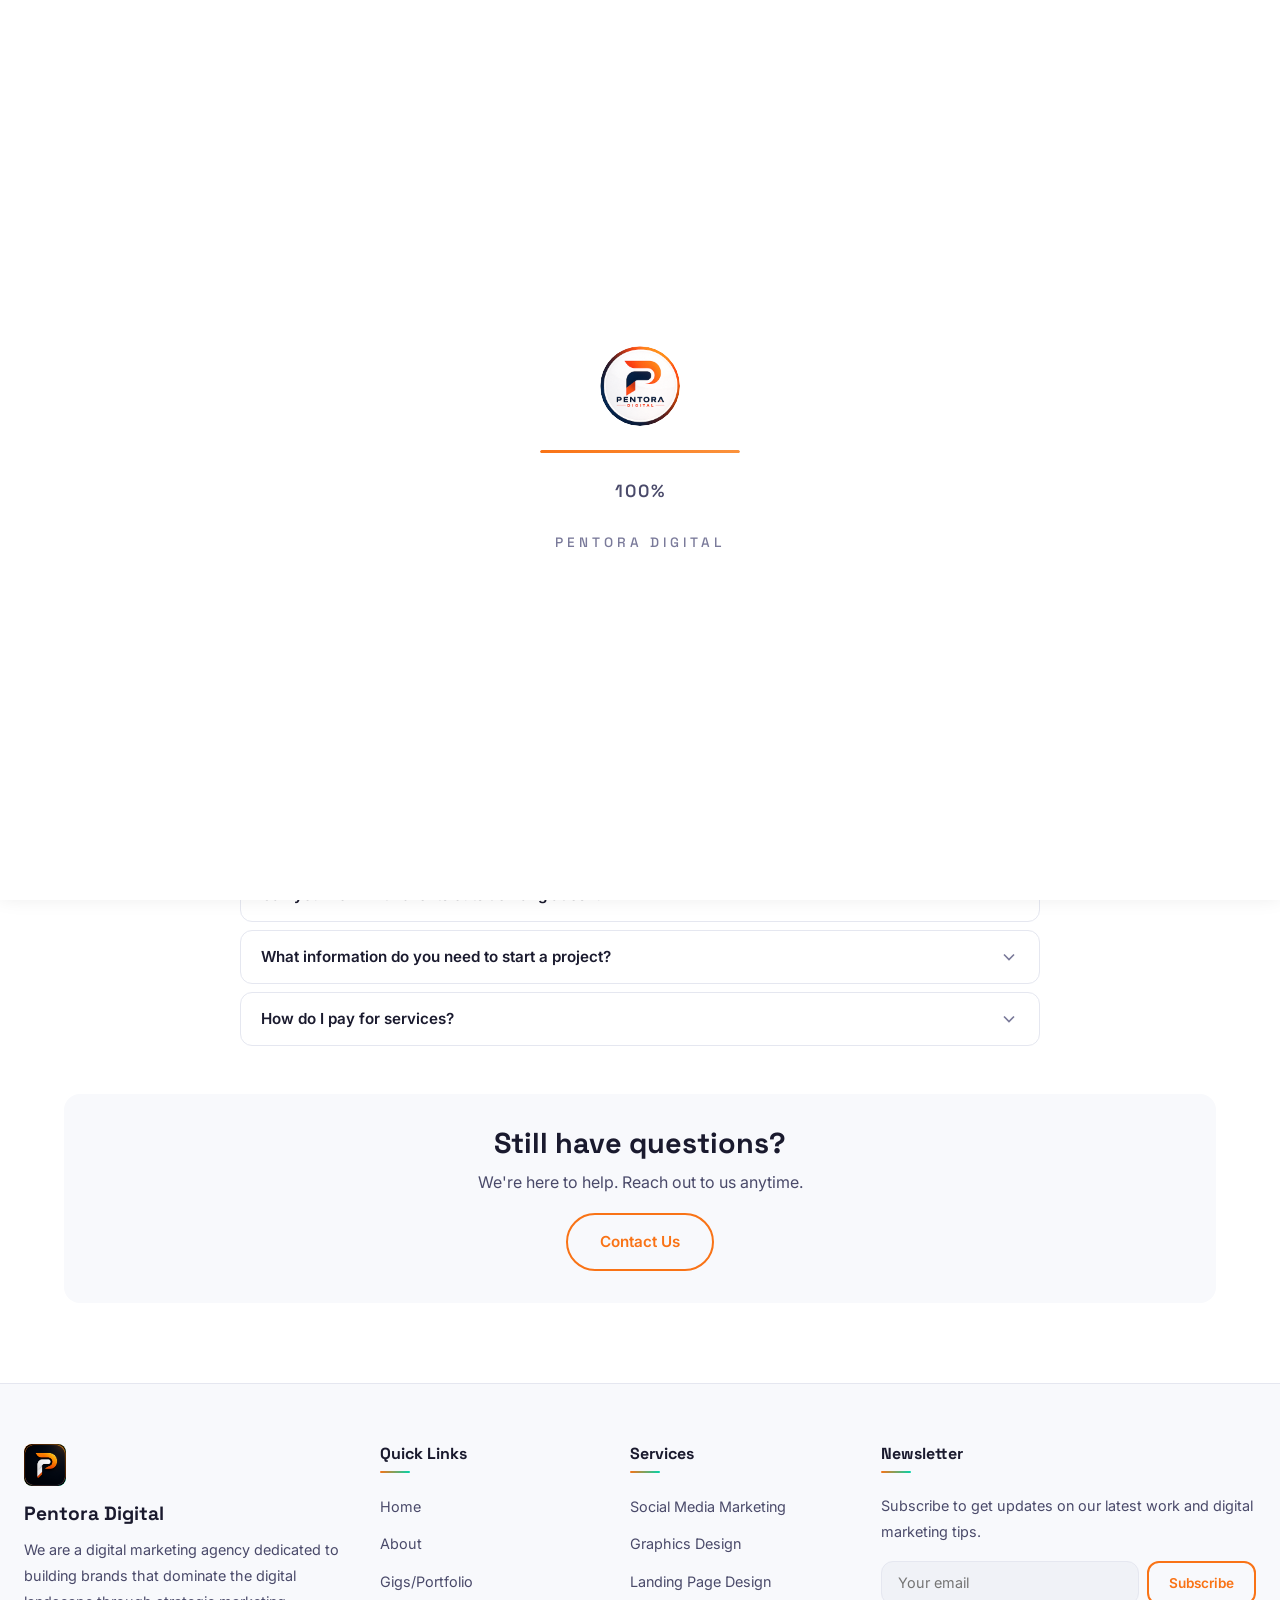
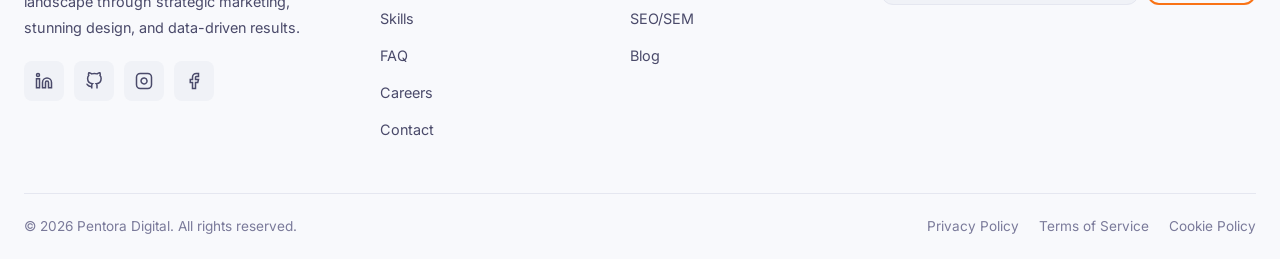
<file: faq.html>
<!DOCTYPE html>
<html lang="en">
<head>
    <meta charset="UTF-8">
    <meta name="viewport" content="width=device-width, initial-scale=1.0">
    <meta name="description" content="Frequently Asked Questions about Pentora Digital's services, pricing, process, and more. Find answers to common queries.">
    <title>FAQ | Pentora Digital</title>
    <link rel="stylesheet" href="css/style.css">
    <link rel="stylesheet" href="css/upgrades.css">
</head>
<body>
    <div class="page-loader" id="page-loader">
        <div class="loader-inner">
            <div class="loader-logo">
                <div class="brand-icon loader-brand"><img src="images/loader-img.png" alt="Pentora Digital"></div>
            </div>
            <div class="loader-progress">
                <div class="loader-bar"></div>
            </div>
            <div class="loader-percent">0%</div>
            <div class="loader-text">Pentora Digital</div>
        </div>
    </div>

    <nav class="navbar">
        <div class="container">
            <a href="index.html" class="nav-brand">
                <div class="brand-icon"><img src="images/brand_icon.png" alt="Pentora Digital" data-i18n="nav.brand"></div>
            </a>
            <div class="nav-menu">
                <a href="index.html" class="nav-link" data-i18n="nav.home">Home</a>
                <a href="about.html" class="nav-link" data-i18n="nav.about">About</a>
                <a href="portfolio.html" class="nav-link" data-i18n="nav.portfolio">Gigs/Portfolio</a>
                <a href="skills.html" class="nav-link" data-i18n="nav.skills">Skills</a>
                <a href="faq.html" class="nav-link active" data-i18n="nav.faq">FAQ</a>
                <a href="careers.html" class="nav-link" data-i18n="nav.careers">Careers</a>
                <a href="contact.html" class="nav-link" data-i18n="nav.contact">Contact</a>
            </div>
            <div class="nav-actions">
                <div class="nav-social">
                    <a href="#" aria-label="LinkedIn"><svg viewBox="0 0 24 24" stroke="currentColor" stroke-width="2" fill="none" style="width:18px;height:18px"><path d="M16 8a6 6 0 0 1 6 6v7h-4v-7a2 2 0 0 0-2-2 2 2 0 0 0-2 2v7h-4v-7a6 6 0 0 1 6-6z"/><rect x="2" y="9" width="4" height="12"/><circle cx="4" cy="4" r="2"/></svg></a>
                    <a href="#" aria-label="GitHub"><svg viewBox="0 0 24 24" stroke="currentColor" stroke-width="2" fill="none" style="width:18px;height:18px"><path d="M9 19c-5 1.5-5-2.5-7-3m14 6v-3.87a3.37 3.37 0 0 0-.94-2.61c3.14-.35 6.44-1.54 6.44-7A5.44 5.44 0 0 0 20 4.77 5.07 5.07 0 0 0 19.91 1S18.73.65 16 2.48a13.38 13.38 0 0 0-7 0C6.27.65 5.09 1 5.09 1A5.07 5.07 0 0 0 5 4.77a5.44 5.44 0 0 0-1.5 3.78c0 5.42 3.3 6.61 6.44 7A3.37 3.37 0 0 0 9 18.13V22"/></svg></a>
                    <a href="#" aria-label="Instagram"><svg viewBox="0 0 24 24" stroke="currentColor" stroke-width="2" fill="none" style="width:18px;height:18px"><rect x="2" y="2" width="20" height="20" rx="5"/><path d="M16 11.37A4 4 0 1 1 12.63 8 4 4 0 0 1 16 11.37z"/><line x1="17.5" y1="6.5" x2="17.51" y2="6.5"/></svg></a>
                    <a href="#" aria-label="Facebook"><svg viewBox="0 0 24 24" stroke="currentColor" stroke-width="2" fill="none" style="width:18px;height:18px"><path d="M18 2h-3a5 5 0 0 0-5 5v3H7v4h3v8h4v-8h3l1-4h-4V7a1 1 0 0 1 1-1h3z"/></svg></a>
                </div>
                <button class="theme-toggle" id="theme-toggle" aria-label="Toggle dark mode">
                    <span class="icon-sun"><svg viewBox="0 0 24 24" stroke="currentColor" stroke-width="2" fill="none" style="width:20px;height:20px"><circle cx="12" cy="12" r="5"/><line x1="12" y1="1" x2="12" y2="3"/><line x1="12" y1="21" x2="12" y2="23"/><line x1="4.22" y1="4.22" x2="5.64" y2="5.64"/><line x1="18.36" y1="18.36" x2="19.78" y2="19.78"/><line x1="1" y1="12" x2="3" y2="12"/><line x1="21" y1="12" x2="23" y2="12"/><line x1="4.22" y1="19.78" x2="5.64" y2="18.36"/><line x1="18.36" y1="5.64" x2="19.78" y2="4.22"/></svg></span>
                    <span class="icon-moon"><svg viewBox="0 0 24 24" stroke="currentColor" stroke-width="2" fill="none" style="width:20px;height:20px"><path d="M21 12.79A9 9 0 1 1 11.21 3 7 7 0 0 0 21 12.79z"/></svg></span>
                </button>
                <a href="contact.html" class="btn-hire" data-i18n="nav.hire">Hire Us</a>
            </div>
            <div class="hamburger" aria-label="Menu">
                <span></span><span></span><span></span>
            </div>
        </div>
    </nav>
    <div class="mobile-menu">
        <div class="mobile-menu-panel">
            <a href="index.html" class="mobile-nav-link" data-i18n="nav.home">Home</a>
            <a href="about.html" class="mobile-nav-link" data-i18n="nav.about">About</a>
            <a href="portfolio.html" class="mobile-nav-link" data-i18n="nav.portfolio">Gigs/Portfolio</a>
            <a href="skills.html" class="mobile-nav-link" data-i18n="nav.skills">Skills</a>
            <a href="faq.html" class="mobile-nav-link active" data-i18n="nav.faq">FAQ</a>
            <a href="careers.html" class="mobile-nav-link" data-i18n="nav.careers">Careers</a>
            <a href="contact.html" class="mobile-nav-link" data-i18n="nav.contact">Contact</a>
            <div class="mobile-nav-actions">
                <a href="contact.html" class="btn btn-primary" style="text-align:center;justify-content:center;margin-top:16px" data-i18n="nav.hire">Hire Us</a>
            </div>
            <div class="mobile-social">
                <a href="#" aria-label="LinkedIn"><svg viewBox="0 0 24 24" stroke="currentColor" stroke-width="2" fill="none" style="width:18px;height:18px"><path d="M16 8a6 6 0 0 1 6 6v7h-4v-7a2 2 0 0 0-2-2 2 2 0 0 0-2 2v7h-4v-7a6 6 0 0 1 6-6z"/><rect x="2" y="9" width="4" height="12"/><circle cx="4" cy="4" r="2"/></svg></a>
                <a href="#" aria-label="GitHub"><svg viewBox="0 0 24 24" stroke="currentColor" stroke-width="2" fill="none" style="width:18px;height:18px"><path d="M9 19c-5 1.5-5-2.5-7-3m14 6v-3.87a3.37 3.37 0 0 0-.94-2.61c3.14-.35 6.44-1.54 6.44-7A5.44 5.44 0 0 0 20 4.77 5.07 5.07 0 0 0 19.91 1S18.73.65 16 2.48a13.38 13.38 0 0 0-7 0C6.27.65 5.09 1 5.09 1A5.07 5.07 0 0 0 5 4.77a5.44 5.44 0 0 0-1.5 3.78c0 5.42 3.3 6.61 6.44 7A3.37 3.37 0 0 0 9 18.13V22"/></svg></a>
                <a href="#" aria-label="Instagram"><svg viewBox="0 0 24 24" stroke="currentColor" stroke-width="2" fill="none" style="width:18px;height:18px"><rect x="2" y="2" width="20" height="20" rx="5"/><path d="M16 11.37A4 4 0 1 1 12.63 8 4 4 0 0 1 16 11.37z"/><line x1="17.5" y1="6.5" x2="17.51" y2="6.5"/></svg></a>
                <a href="#" aria-label="Facebook"><svg viewBox="0 0 24 24" stroke="currentColor" stroke-width="2" fill="none" style="width:18px;height:18px"><path d="M18 2h-3a5 5 0 0 0-5 5v3H7v4h3v8h4v-8h3l1-4h-4V7a1 1 0 0 1 1-1h3z"/></svg></a>
            </div>
        </div>
    </div>

    <main>
        <section class="faq-section section" style="padding-top:120px">
            <div class="container">
                <div class="section-header">
                    <span class="section-tag" data-i18n="faq.tag">FAQ</span>
                    <h1 class="section-title" data-i18n="faq.title">Frequently Asked Questions</h1>
                    <p class="section-description" data-i18n="faq.desc">Everything you need to know about our services, process, and how we work.</p>
                </div>

                <div class="faq-search">
                    <svg viewBox="0 0 24 24" stroke="currentColor" stroke-width="2" fill="none"><circle cx="11" cy="11" r="8"/><line x1="21" y1="21" x2="16.65" y2="16.65"/></svg>
                    <input type="text" id="faq-search-input" placeholder="Search FAQs..." data-i18n-placeholder="faq.search" autocomplete="off">
                </div>

                <div class="faq-list">

                    <div class="faq-item">
                        <button class="faq-question">
                            <span>What services does Pentora Digital offer?</span>
                            <svg viewBox="0 0 24 24" stroke="currentColor" stroke-width="2" fill="none"><polyline points="6 9 12 15 18 9"/></svg>
                        </button>
                        <div class="faq-answer">
                            <p>We specialize in Social Media Marketing, Graphics Design, and Landing Page Design. We also offer SEO/SEM services, brand strategy, and full-package digital solutions tailored to your business needs.</p>
                        </div>
                    </div>

                    <div class="faq-item">
                        <button class="faq-question">
                            <span>How do I get started with Pentora Digital?</span>
                            <svg viewBox="0 0 24 24" stroke="currentColor" stroke-width="2" fill="none"><polyline points="6 9 12 15 18 9"/></svg>
                        </button>
                        <div class="faq-answer">
                            <p>Simply <a href="contact.html">contact us</a> through our form, email, or phone. We'll schedule a free consultation to discuss your project goals, budget, and timeline. From there, we create a customized proposal for you.</p>
                        </div>
                    </div>

                    <div class="faq-item">
                        <button class="faq-question">
                            <span>What is the typical turnaround time for a project?</span>
                            <svg viewBox="0 0 24 24" stroke="currentColor" stroke-width="2" fill="none"><polyline points="6 9 12 15 18 9"/></svg>
                        </button>
                        <div class="faq-answer">
                            <p>Turnaround time depends on the project scope. A landing page typically takes 5–10 business days, a brand identity package takes 7–14 business days, and ongoing social media campaigns are managed on a monthly basis. We'll provide a clear timeline during our consultation.</p>
                        </div>
                    </div>

                    <div class="faq-item">
                        <button class="faq-question">
                            <span>How much do your services cost?</span>
                            <svg viewBox="0 0 24 24" stroke="currentColor" stroke-width="2" fill="none"><polyline points="6 9 12 15 18 9"/></svg>
                        </button>
                        <div class="faq-answer">
                            <p>Our pricing varies based on project complexity, scope, and requirements. We offer packages starting from $500 for basic landing pages to custom quotes for full-scale campaigns. Use our <a href="contact.html#calculators">Pricing Calculator</a> for an estimate, or <a href="contact.html">contact us</a> for a personalized quote.</p>
                        </div>
                    </div>

                    <div class="faq-item">
                        <button class="faq-question">
                            <span>Do you offer revisions?</span>
                            <svg viewBox="0 0 24 24" stroke="currentColor" stroke-width="2" fill="none"><polyline points="6 9 12 15 18 9"/></svg>
                        </button>
                        <div class="faq-answer">
                            <p>Yes! We offer revision rounds for all our services. The number of revisions depends on the package you choose. Our goal is to deliver work that exceeds your expectations, so we work closely with you until you're satisfied.</p>
                        </div>
                    </div>

                    <div class="faq-item">
                        <button class="faq-question">
                            <span>What platforms do you use for social media marketing?</span>
                            <svg viewBox="0 0 24 24" stroke="currentColor" stroke-width="2" fill="none"><polyline points="6 9 12 15 18 9"/></svg>
                        </button>
                        <div class="faq-answer">
                            <p>We manage campaigns across all major platforms including Instagram, Facebook, LinkedIn, Twitter/X, and YouTube. We use tools like Meta Ads Manager, Hootsuite, Buffer, and Google Analytics to optimize performance and track results.</p>
                        </div>
                    </div>

                    <div class="faq-item">
                        <button class="faq-question">
                            <span>Do you provide ongoing support after project completion?</span>
                            <svg viewBox="0 0 24 24" stroke="currentColor" stroke-width="2" fill="none"><polyline points="6 9 12 15 18 9"/></svg>
                        </button>
                        <div class="faq-answer">
                            <p>Absolutely. We offer maintenance and support packages to keep your website, campaigns, and designs up to date. Our team is available for ongoing collaboration and quick turnarounds on updates.</p>
                        </div>
                    </div>

                    <div class="faq-item">
                        <button class="faq-question">
                            <span>Can you work with clients outside Bangladesh?</span>
                            <svg viewBox="0 0 24 24" stroke="currentColor" stroke-width="2" fill="none"><polyline points="6 9 12 15 18 9"/></svg>
                        </button>
                        <div class="faq-answer">
                            <p>Yes! We work with clients worldwide. Our team collaborates remotely via email, video calls, and project management tools. Time zone differences are never a barrier — we adapt to your schedule.</p>
                        </div>
                    </div>

                    <div class="faq-item">
                        <button class="faq-question">
                            <span>What information do you need to start a project?</span>
                            <svg viewBox="0 0 24 24" stroke="currentColor" stroke-width="2" fill="none"><polyline points="6 9 12 15 18 9"/></svg>
                        </button>
                        <div class="faq-answer">
                            <p>We'll need details about your business, target audience, goals, any existing brand assets (logos, colors, fonts), examples of work you like, and your budget range. The more context you provide, the better we can tailor our solution.</p>
                        </div>
                    </div>

                    <div class="faq-item">
                        <button class="faq-question">
                            <span>How do I pay for services?</span>
                            <svg viewBox="0 0 24 24" stroke="currentColor" stroke-width="2" fill="none"><polyline points="6 9 12 15 18 9"/></svg>
                        </button>
                        <div class="faq-answer">
                            <p>We accept payments via bank transfer, PayPal, and other digital payment methods. A 50% deposit is typically required to start the project, with the remaining 50% due upon completion. For ongoing services, we offer monthly billing.</p>
                        </div>
                    </div>

                </div>

                <div id="faq-no-results" class="faq-no-results">
                    <p style="font-size:1.1rem;font-weight:600;color:var(--text-secondary)">No matching questions found</p>
                    <p>Try a different search term or browse all FAQs above.</p>
                </div>

                <div style="text-align:center;margin-top:48px;padding:32px;background:var(--bg-secondary);border-radius:var(--radius-lg)">
                    <h3 style="margin-bottom:8px" data-i18n="faq.still">Still have questions?</h3>
                    <p style="color:var(--text-secondary);margin-bottom:16px">We're here to help. Reach out to us anytime.</p>
                    <a href="contact.html" class="btn btn-outline" style="display:inline-flex" data-i18n="contact.us">Contact Us</a>
                </div>
            </div>
        </section>
    </main>

    <footer class="footer">
        <div class="container">
            <div class="footer-grid">
                <div class="footer-brand">
                    <div class="brand-icon"><img src="images/brand_icon.png" alt="Pentora Digital"></div>
                    <h3 data-i18n="footer.company">Pentora Digital</h3>
                    <p data-i18n="footer.tagline">We are a digital marketing agency dedicated to building brands that dominate the digital landscape through strategic marketing, stunning design, and data-driven results.</p>
                    <div class="footer-social">
                        <a href="#" aria-label="LinkedIn"><svg viewBox="0 0 24 24" stroke="currentColor" stroke-width="2" fill="none" style="width:18px;height:18px"><path d="M16 8a6 6 0 0 1 6 6v7h-4v-7a2 2 0 0 0-2-2 2 2 0 0 0-2 2v7h-4v-7a6 6 0 0 1 6-6z"/><rect x="2" y="9" width="4" height="12"/><circle cx="4" cy="4" r="2"/></svg></a>
                        <a href="#" aria-label="GitHub"><svg viewBox="0 0 24 24" stroke="currentColor" stroke-width="2" fill="none" style="width:18px;height:18px"><path d="M9 19c-5 1.5-5-2.5-7-3m14 6v-3.87a3.37 3.37 0 0 0-.94-2.61c3.14-.35 6.44-1.54 6.44-7A5.44 5.44 0 0 0 20 4.77 5.07 5.07 0 0 0 19.91 1S18.73.65 16 2.48a13.38 13.38 0 0 0-7 0C6.27.65 5.09 1 5.09 1A5.07 5.07 0 0 0 5 4.77a5.44 5.44 0 0 0-1.5 3.78c0 5.42 3.3 6.61 6.44 7A3.37 3.37 0 0 0 9 18.13V22"/></svg></a>
                        <a href="#" aria-label="Instagram"><svg viewBox="0 0 24 24" stroke="currentColor" stroke-width="2" fill="none" style="width:18px;height:18px"><rect x="2" y="2" width="20" height="20" rx="5"/><path d="M16 11.37A4 4 0 1 1 12.63 8 4 4 0 0 1 16 11.37z"/><line x1="17.5" y1="6.5" x2="17.51" y2="6.5"/></svg></a>
                        <a href="#" aria-label="Facebook"><svg viewBox="0 0 24 24" stroke="currentColor" stroke-width="2" fill="none" style="width:18px;height:18px"><path d="M18 2h-3a5 5 0 0 0-5 5v3H7v4h3v8h4v-8h3l1-4h-4V7a1 1 0 0 1 1-1h3z"/></svg></a>
                    </div>
                </div>
                <div class="footer-column">
                    <h4 data-i18n="footer.quick">Quick Links</h4>
                    <ul>
                        <li><a href="index.html" data-i18n="nav.home">Home</a></li>
                        <li><a href="about.html" data-i18n="nav.about">About</a></li>
                        <li><a href="portfolio.html" data-i18n="nav.portfolio">Gigs/Portfolio</a></li>
                        <li><a href="skills.html" data-i18n="nav.skills">Skills</a></li>
                        <li><a href="faq.html" data-i18n="nav.faq">FAQ</a></li>
                        <li><a href="careers.html" data-i18n="nav.careers">Careers</a></li>
                        <li><a href="contact.html" data-i18n="nav.contact">Contact</a></li>
                    </ul>
                </div>
                <div class="footer-column">
                    <h4 data-i18n="footer.services">Services</h4>
                    <ul>
                        <li><a href="portfolio.html" data-i18n="footer.smm">Social Media Marketing</a></li>
                        <li><a href="portfolio.html" data-i18n="footer.gd">Graphics Design</a></li>
                        <li><a href="portfolio.html" data-i18n="footer.lpd">Landing Page Design</a></li>
                        <li><a href="portfolio.html" data-i18n="footer.seo">SEO/SEM</a></li>
                        <li><a href="blog.html">Blog</a></li>
                    </ul>
                </div>
                <div class="footer-column footer-newsletter">
                    <h4 data-i18n="footer.newsletter">Newsletter</h4>
                    <p data-i18n="footer.newsletter-desc">Subscribe to get updates on our latest work and digital marketing tips.</p>
                    <form class="newsletter-form">
                        <input type="email" placeholder="Your email" required>
                        <button type="submit" data-i18n="footer.subscribe">Subscribe</button>
                    </form>
                </div>
            </div>
            <div class="footer-bottom">
                <p data-i18n="footer.rights">&copy; 2026 Pentora Digital. All rights reserved.</p>
                <div class="footer-bottom-links">
                    <a href="privacy.html" data-i18n="footer.privacy">Privacy Policy</a>
                    <a href="terms.html" data-i18n="footer.terms">Terms of Service</a>
                    <a href="cookie-policy.html" data-i18n="footer.cookie">Cookie Policy</a>
                </div>
            </div>
        </div>
    </footer>

    <script src="js/main.js"></script>
    <script src="js/upgrades.js"></script>
</body>
</html>
</file>
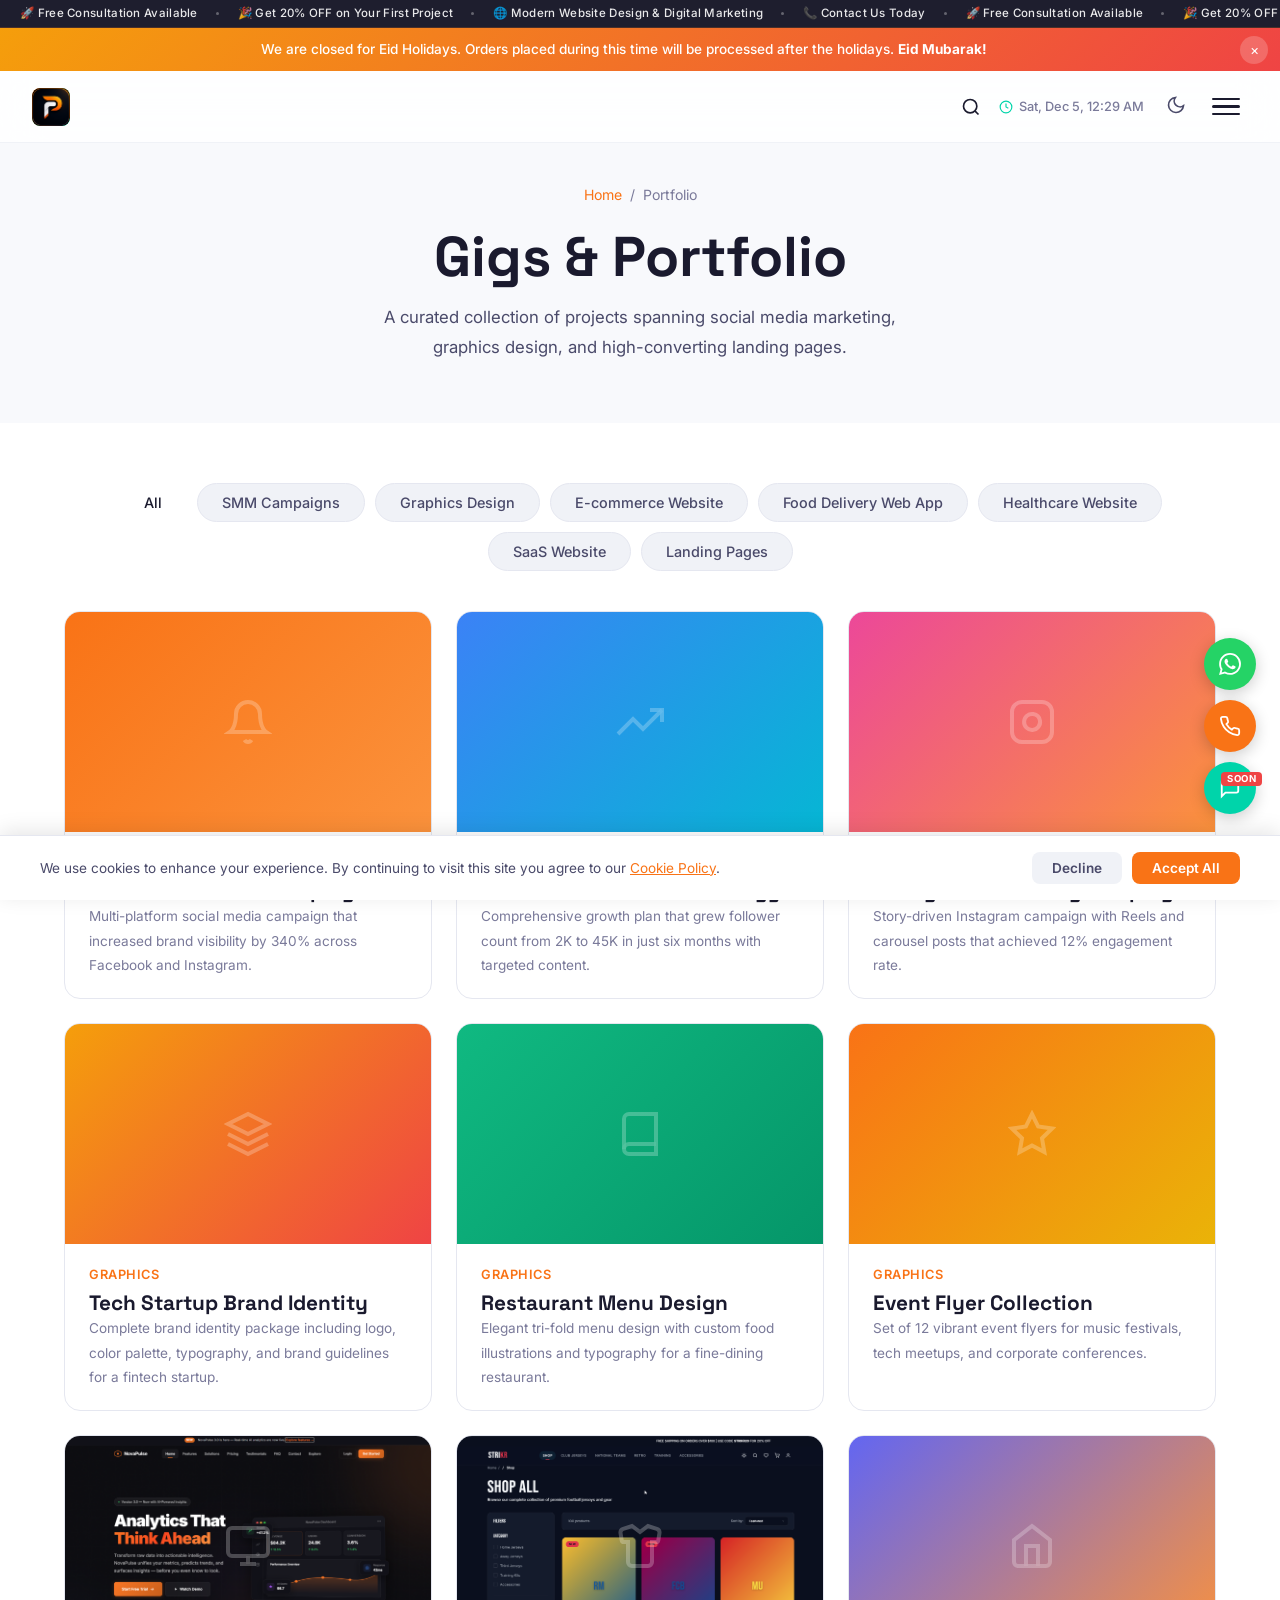
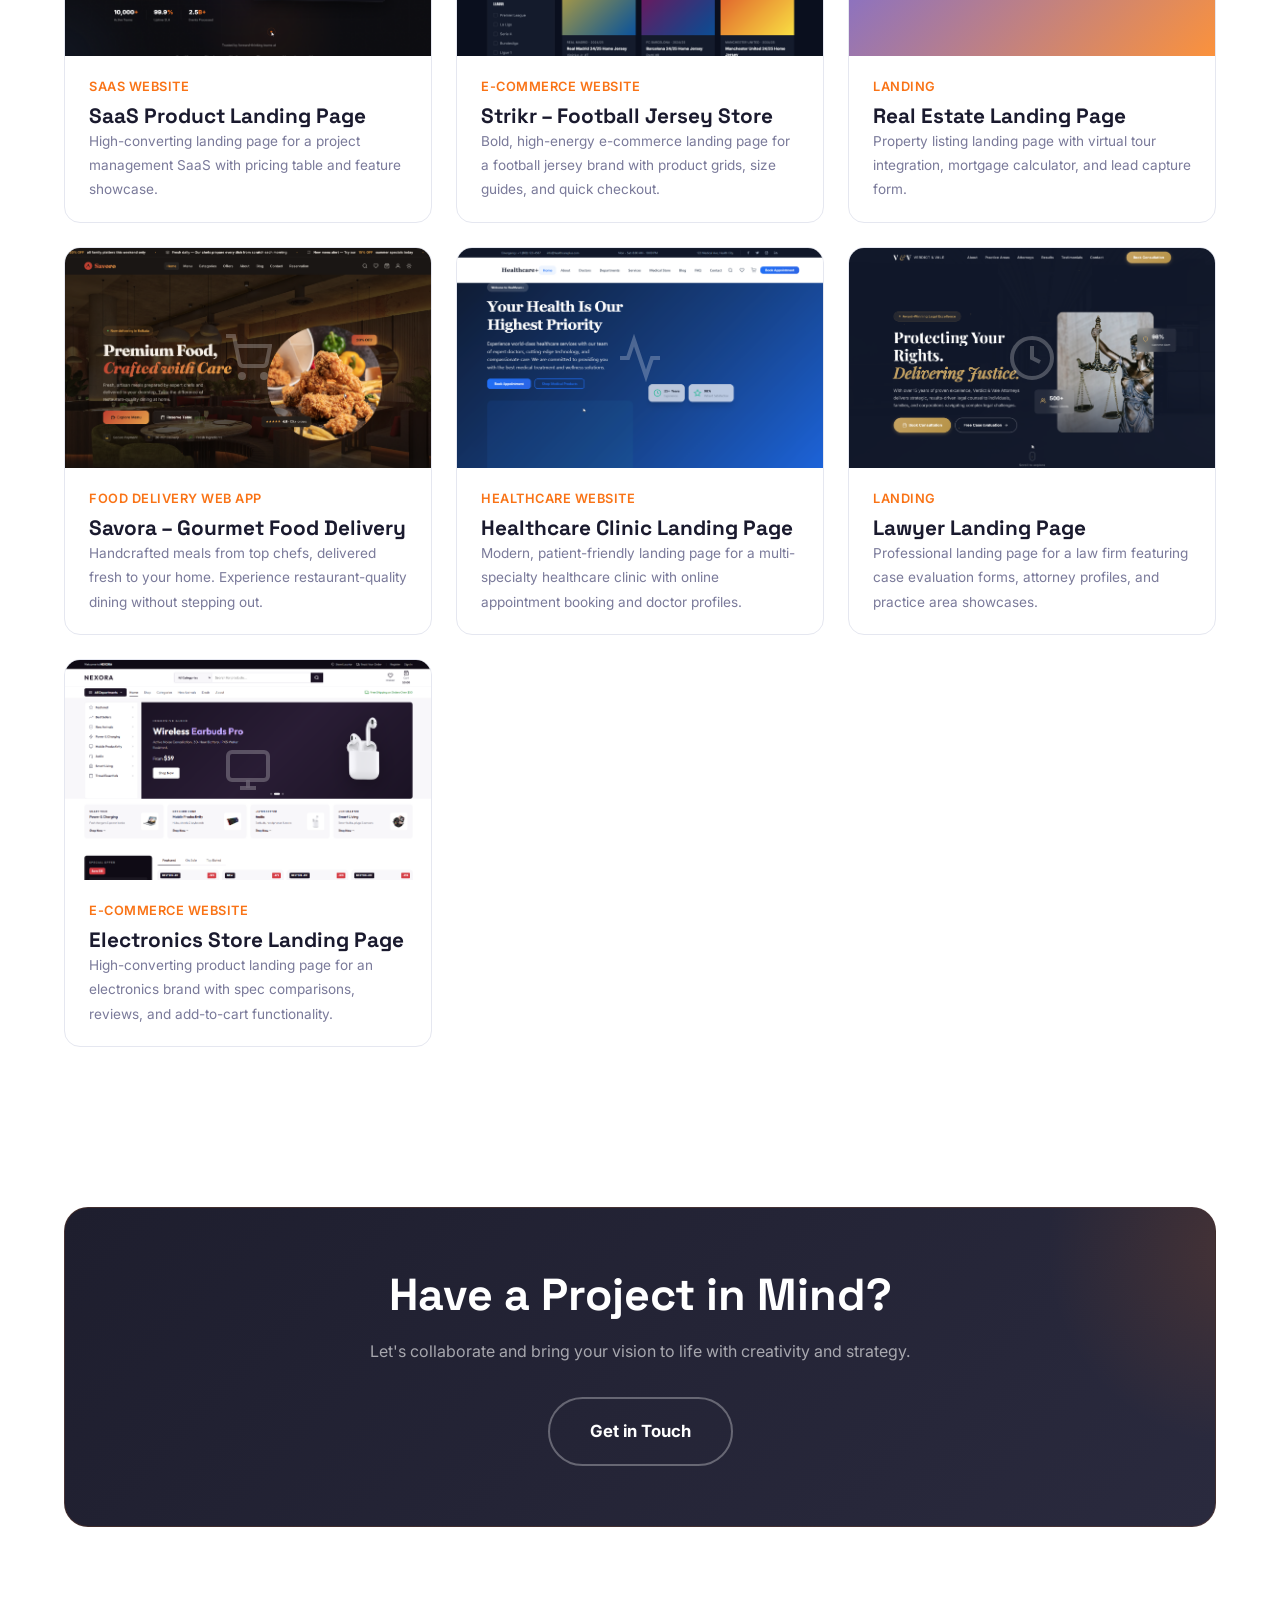
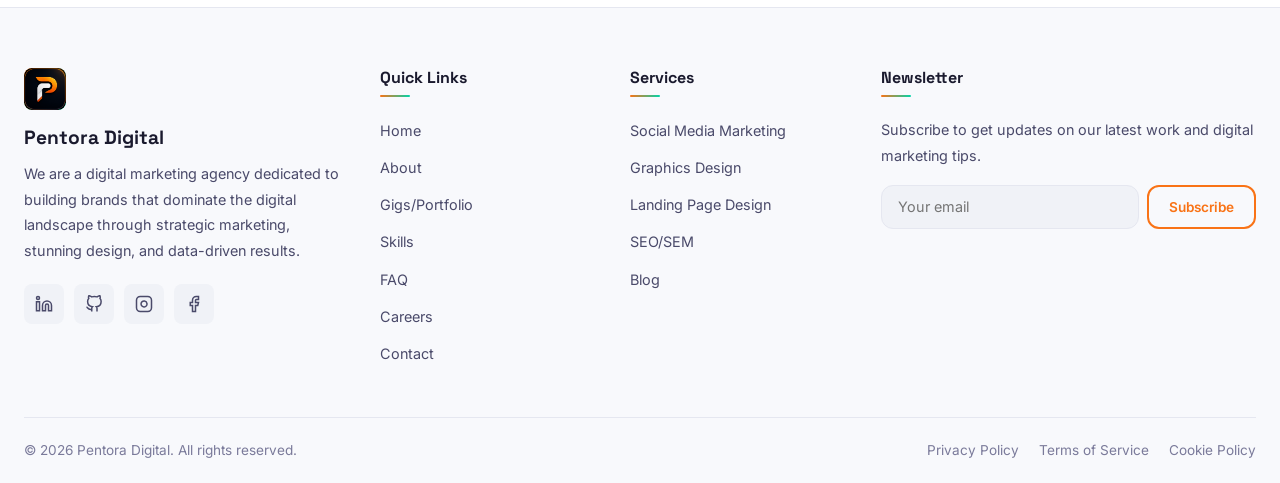
<file: portfolio.html>
<!DOCTYPE html>
<html lang="en">
<head>
  <meta charset="UTF-8">
  <meta name="viewport" content="width=device-width, initial-scale=1.0">
  <meta name="description" content="Gigs & Portfolio of Pentora Digital – explore social media campaigns, graphics design projects, and high-converting landing pages.">
  <title>Gigs &amp; Portfolio - Pentora Digital</title>
  <link rel="stylesheet" href="css/style.css">
  <link rel="stylesheet" href="css/upgrades.css">
</head>
<body>

  <!-- Page Loader -->
  <div class="page-loader" id="page-loader">
    <div class="loader-inner">
      <div class="loader-logo">
        <div class="brand-icon loader-brand"><img src="images/loader-img.png" alt="Pentora Digital"></div>
      </div>
      <div class="loader-progress">
        <div class="loader-bar"></div>
      </div>
      <div class="loader-percent">0%</div>
      <div class="loader-text">Pentora Digital</div>
    </div>
  </div>

  <!-- Navbar -->
  <nav class="navbar">
    <div class="container">
      <a href="index.html" class="nav-brand">
        <div class="brand-icon"><img src="images/brand_icon.png" alt="Pentora Digital" data-i18n="nav.brand"></div>
      </a>
      <div class="nav-menu">
        <a href="index.html" class="nav-link" data-i18n="nav.home">Home</a>
        <a href="about.html" class="nav-link" data-i18n="nav.about">About</a>
        <a href="portfolio.html" class="nav-link active" data-i18n="nav.portfolio">Gigs/Portfolio</a>
        <a href="skills.html" class="nav-link" data-i18n="nav.skills">Skills</a>
        <a href="faq.html" class="nav-link" data-i18n="nav.faq">FAQ</a>
        <a href="careers.html" class="nav-link" data-i18n="nav.careers">Careers</a>
        <a href="contact.html" class="nav-link" data-i18n="nav.contact">Contact</a>
      </div>
      <div class="nav-actions">
        <div class="nav-social">
          <a href="#" aria-label="LinkedIn"><svg viewBox="0 0 24 24" stroke="currentColor" stroke-width="2" fill="none" style="width:18px;height:18px"><path d="M16 8a6 6 0 0 1 6 6v7h-4v-7a2 2 0 0 0-2-2 2 2 0 0 0-2 2v7h-4v-7a6 6 0 0 1 6-6z"/><rect x="2" y="9" width="4" height="12"/><circle cx="4" cy="4" r="2"/></svg></a>
          <a href="#" aria-label="GitHub"><svg viewBox="0 0 24 24" stroke="currentColor" stroke-width="2" fill="none" style="width:18px;height:18px"><path d="M9 19c-5 1.5-5-2.5-7-3m14 6v-3.87a3.37 3.37 0 0 0-.94-2.61c3.14-.35 6.44-1.54 6.44-7A5.44 5.44 0 0 0 20 4.77 5.07 5.07 0 0 0 19.91 1S18.73.65 16 2.48a13.38 13.38 0 0 0-7 0C6.27.65 5.09 1 5.09 1A5.07 5.07 0 0 0 5 4.77a5.44 5.44 0 0 0-1.5 3.78c0 5.42 3.3 6.61 6.44 7A3.37 3.37 0 0 0 9 18.13V22"/></svg></a>
          <a href="#" aria-label="Instagram"><svg viewBox="0 0 24 24" stroke="currentColor" stroke-width="2" fill="none" style="width:18px;height:18px"><rect x="2" y="2" width="20" height="20" rx="5"/><path d="M16 11.37A4 4 0 1 1 12.63 8 4 4 0 0 1 16 11.37z"/><line x1="17.5" y1="6.5" x2="17.51" y2="6.5"/></svg></a>
          <a href="#" aria-label="Facebook"><svg viewBox="0 0 24 24" stroke="currentColor" stroke-width="2" fill="none" style="width:18px;height:18px"><path d="M18 2h-3a5 5 0 0 0-5 5v3H7v4h3v8h4v-8h3l1-4h-4V7a1 1 0 0 1 1-1h3z"/></svg></a>
        </div>
        <button class="theme-toggle" id="theme-toggle" aria-label="Toggle dark mode">
          <span class="icon-sun"><svg viewBox="0 0 24 24" stroke="currentColor" stroke-width="2" fill="none" style="width:20px;height:20px"><circle cx="12" cy="12" r="5"/><line x1="12" y1="1" x2="12" y2="3"/><line x1="12" y1="21" x2="12" y2="23"/><line x1="4.22" y1="4.22" x2="5.64" y2="5.64"/><line x1="18.36" y1="18.36" x2="19.78" y2="19.78"/><line x1="1" y1="12" x2="3" y2="12"/><line x1="21" y1="12" x2="23" y2="12"/><line x1="4.22" y1="19.78" x2="5.64" y2="18.36"/><line x1="18.36" y1="5.64" x2="19.78" y2="4.22"/></svg></span>
          <span class="icon-moon"><svg viewBox="0 0 24 24" stroke="currentColor" stroke-width="2" fill="none" style="width:20px;height:20px"><path d="M21 12.79A9 9 0 1 1 11.21 3 7 7 0 0 0 21 12.79z"/></svg></span>
        </button>
        <a href="contact.html" class="btn-hire" data-i18n="nav.hire">Hire Us</a>
      </div>
      <div class="hamburger" aria-label="Menu">
        <span></span><span></span><span></span>
      </div>
    </div>
  </nav>
  <div class="mobile-menu">
    <div class="mobile-menu-panel">
      <a href="index.html" class="mobile-nav-link" data-i18n="nav.home">Home</a>
      <a href="about.html" class="mobile-nav-link" data-i18n="nav.about">About</a>
      <a href="portfolio.html" class="mobile-nav-link active" data-i18n="nav.portfolio">Gigs/Portfolio</a>
      <a href="skills.html" class="mobile-nav-link" data-i18n="nav.skills">Skills</a>
      <a href="faq.html" class="mobile-nav-link" data-i18n="nav.faq">FAQ</a>
      <a href="careers.html" class="mobile-nav-link" data-i18n="nav.careers">Careers</a>
      <a href="contact.html" class="mobile-nav-link" data-i18n="nav.contact">Contact</a>
      <div class="mobile-nav-actions">
        <a href="contact.html" class="btn btn-primary" style="text-align:center;justify-content:center;margin-top:16px" data-i18n="nav.hire">Hire Us</a>
      </div>
      <div class="mobile-social">
        <a href="#" aria-label="LinkedIn"><svg viewBox="0 0 24 24" stroke="currentColor" stroke-width="2" fill="none" style="width:18px;height:18px"><path d="M16 8a6 6 0 0 1 6 6v7h-4v-7a2 2 0 0 0-2-2 2 2 0 0 0-2 2v7h-4v-7a6 6 0 0 1 6-6z"/><rect x="2" y="9" width="4" height="12"/><circle cx="4" cy="4" r="2"/></svg></a>
        <a href="#" aria-label="GitHub"><svg viewBox="0 0 24 24" stroke="currentColor" stroke-width="2" fill="none" style="width:18px;height:18px"><path d="M9 19c-5 1.5-5-2.5-7-3m14 6v-3.87a3.37 3.37 0 0 0-.94-2.61c3.14-.35 6.44-1.54 6.44-7A5.44 5.44 0 0 0 20 4.77 5.07 5.07 0 0 0 19.91 1S18.73.65 16 2.48a13.38 13.38 0 0 0-7 0C6.27.65 5.09 1 5.09 1A5.07 5.07 0 0 0 5 4.77a5.44 5.44 0 0 0-1.5 3.78c0 5.42 3.3 6.61 6.44 7A3.37 3.37 0 0 0 9 18.13V22"/></svg></a>
        <a href="#" aria-label="Instagram"><svg viewBox="0 0 24 24" stroke="currentColor" stroke-width="2" fill="none" style="width:18px;height:18px"><rect x="2" y="2" width="20" height="20" rx="5"/><path d="M16 11.37A4 4 0 1 1 12.63 8 4 4 0 0 1 16 11.37z"/><line x1="17.5" y1="6.5" x2="17.51" y2="6.5"/></svg></a>
        <a href="#" aria-label="Facebook"><svg viewBox="0 0 24 24" stroke="currentColor" stroke-width="2" fill="none" style="width:18px;height:18px"><path d="M18 2h-3a5 5 0 0 0-5 5v3H7v4h3v8h4v-8h3l1-4h-4V7a1 1 0 0 1 1-1h3z"/></svg></a>
      </div>
    </div>
  </div>

  <!-- Page Header -->
  <section class="page-header">
    <div class="container">
      <nav class="breadcrumb">
        <a href="index.html">Home</a>
        <span>/</span>
        <span>Portfolio</span>
      </nav>
      <h1 data-i18n="portfolio.title">Gigs &amp; Portfolio</h1>
      <p>A curated collection of projects spanning social media marketing, graphics design, and high-converting landing pages.</p>
    </div>
  </section>

  <!-- Portfolio Filter -->
  <section class="portfolio-section fade-in" id="portfolio">
    <div class="container">
      <div class="portfolio-filter">
        <button class="filter-btn active" data-filter="all">All</button>
        <button class="filter-btn" data-filter="smm">SMM Campaigns</button>
        <button class="filter-btn" data-filter="graphics">Graphics Design</button>
        <button class="filter-btn" data-filter="ecommerce">E-commerce Website</button>
        <button class="filter-btn" data-filter="food">Food Delivery Web App</button>
        <button class="filter-btn" data-filter="healthcare">Healthcare Website</button>
        <button class="filter-btn" data-filter="saas">SaaS Website</button>
        <button class="filter-btn" data-filter="landing">Landing Pages</button>
      </div>

      <!-- Portfolio Grid -->
      <div class="portfolio-grid">

        <!-- Card 1 - SMM -->
        <div class="portfolio-card" data-category="smm">
          <div class="portfolio-thumb">
            <div class="portfolio-thumb-bg" style="background:linear-gradient(135deg,#f97316,#fb923c)">
              <svg viewBox="0 0 24 24" stroke="currentColor" stroke-width="2" fill="none" style="width:48px;height:48px;opacity:0.3"><path d="M18 8A6 6 0 0 0 6 8c0 7-3 9-3 9h18s-3-2-3-9"/><path d="M13.73 21a2 2 0 0 1-3.46 0"/></svg>
            </div>
            <div class="portfolio-overlay">
              <a href="#" class="btn btn-outline-light btn-sm">View Demo</a>
              <button class="btn btn-primary btn-sm" data-modal-trigger="1">Details</button>
            </div>
          </div>
          <div class="portfolio-info">
            <span class="portfolio-category">SMM</span>
            <h4>Brand Awareness Campaign</h4>
            <p>Multi-platform social media campaign that increased brand visibility by 340% across Facebook and Instagram.</p>
          </div>
        </div>

        <!-- Card 2 - SMM -->
        <div class="portfolio-card" data-category="smm">
          <div class="portfolio-thumb">
            <div class="portfolio-thumb-bg" style="background:linear-gradient(135deg,#3b82f6,#06b6d4)">
              <svg viewBox="0 0 24 24" stroke="currentColor" stroke-width="2" fill="none" style="width:48px;height:48px;opacity:0.3"><polyline points="23 6 13.5 15.5 8.5 10.5 1 18"/><polyline points="17 6 23 6 23 12"/></svg>
            </div>
            <div class="portfolio-overlay">
              <a href="#" class="btn btn-outline-light btn-sm">View Demo</a>
              <button class="btn btn-primary btn-sm" data-modal-trigger="2">Details</button>
            </div>
          </div>
          <div class="portfolio-info">
            <span class="portfolio-category">SMM</span>
            <h4>Social Media Growth Strategy</h4>
            <p>Comprehensive growth plan that grew follower count from 2K to 45K in just six months with targeted content.</p>
          </div>
        </div>

        <!-- Card 3 - SMM -->
        <div class="portfolio-card" data-category="smm">
          <div class="portfolio-thumb">
            <div class="portfolio-thumb-bg" style="background:linear-gradient(135deg,#ec4899,#fb923c)">
              <svg viewBox="0 0 24 24" stroke="currentColor" stroke-width="2" fill="none" style="width:48px;height:48px;opacity:0.3"><rect x="2" y="2" width="20" height="20" rx="5" ry="5"/><path d="M16 11.37A4 4 0 1 1 12.63 8 4 4 0 0 1 16 11.37z"/><line x1="17.5" y1="6.5" x2="17.51" y2="6.5"/></svg>
            </div>
            <div class="portfolio-overlay">
              <a href="#" class="btn btn-outline-light btn-sm">View Demo</a>
              <button class="btn btn-primary btn-sm" data-modal-trigger="3">Details</button>
            </div>
          </div>
          <div class="portfolio-info">
            <span class="portfolio-category">SMM</span>
            <h4>Instagram Marketing Campaign</h4>
            <p>Story-driven Instagram campaign with Reels and carousel posts that achieved 12% engagement rate.</p>
          </div>
        </div>

        <!-- Card 4 - Graphics -->
        <div class="portfolio-card" data-category="graphics">
          <div class="portfolio-thumb">
            <div class="portfolio-thumb-bg" style="background:linear-gradient(135deg,#f59e0b,#ef4444)">
              <svg viewBox="0 0 24 24" stroke="currentColor" stroke-width="2" fill="none" style="width:48px;height:48px;opacity:0.3"><path d="M12 2L2 7l10 5 10-5-10-5z"/><path d="M2 17l10 5 10-5"/><path d="M2 12l10 5 10-5"/></svg>
            </div>
            <div class="portfolio-overlay">
              <a href="#" class="btn btn-outline-light btn-sm">View Demo</a>
              <button class="btn btn-primary btn-sm" data-modal-trigger="4">Details</button>
            </div>
          </div>
          <div class="portfolio-info">
            <span class="portfolio-category">Graphics</span>
            <h4>Tech Startup Brand Identity</h4>
            <p>Complete brand identity package including logo, color palette, typography, and brand guidelines for a fintech startup.</p>
          </div>
        </div>

        <!-- Card 5 - Graphics -->
        <div class="portfolio-card" data-category="graphics">
          <div class="portfolio-thumb">
            <div class="portfolio-thumb-bg" style="background:linear-gradient(135deg,#10b981,#059669)">
              <svg viewBox="0 0 24 24" stroke="currentColor" stroke-width="2" fill="none" style="width:48px;height:48px;opacity:0.3"><path d="M4 19.5A2.5 2.5 0 0 1 6.5 17H20"/><path d="M6.5 2H20v20H6.5A2.5 2.5 0 0 1 4 19.5v-15A2.5 2.5 0 0 1 6.5 2z"/></svg>
            </div>
            <div class="portfolio-overlay">
              <a href="#" class="btn btn-outline-light btn-sm">View Demo</a>
              <button class="btn btn-primary btn-sm" data-modal-trigger="5">Details</button>
            </div>
          </div>
          <div class="portfolio-info">
            <span class="portfolio-category">Graphics</span>
            <h4>Restaurant Menu Design</h4>
            <p>Elegant tri-fold menu design with custom food illustrations and typography for a fine-dining restaurant.</p>
          </div>
        </div>

        <!-- Card 6 - Graphics -->
        <div class="portfolio-card" data-category="graphics">
          <div class="portfolio-thumb">
            <div class="portfolio-thumb-bg" style="background:linear-gradient(135deg,#f97316,#eab308)">
              <svg viewBox="0 0 24 24" stroke="currentColor" stroke-width="2" fill="none" style="width:48px;height:48px;opacity:0.3"><polygon points="12 2 15.09 8.26 22 9.27 17 14.14 18.18 21.02 12 17.77 5.82 21.02 7 14.14 2 9.27 8.91 8.26 12 2"/></svg>
            </div>
            <div class="portfolio-overlay">
              <a href="#" class="btn btn-outline-light btn-sm">View Demo</a>
              <button class="btn btn-primary btn-sm" data-modal-trigger="6">Details</button>
            </div>
          </div>
          <div class="portfolio-info">
            <span class="portfolio-category">Graphics</span>
            <h4>Event Flyer Collection</h4>
            <p>Set of 12 vibrant event flyers for music festivals, tech meetups, and corporate conferences.</p>
          </div>
        </div>

        <!-- Card 7 - Landing -->
        <div class="portfolio-card" data-category="saas">
          <div class="portfolio-thumb">
            <div class="portfolio-thumb-bg" style="background-image:url(images/Saas.png);background-size:cover;background-position:center">
              <svg viewBox="0 0 24 24" stroke="currentColor" stroke-width="2" fill="none" style="width:48px;height:48px;opacity:0.3"><rect x="2" y="3" width="20" height="14" rx="2" ry="2"/><line x1="8" y1="21" x2="16" y2="21"/><line x1="12" y1="17" x2="12" y2="21"/></svg>
            </div>
            <div class="portfolio-overlay">
              <a href="https://abhishek-mohajan-projects.github.io/modern-saas-landing-page/" target="_blank" rel="noopener noreferrer" class="btn btn-outline-light btn-sm">View Demo</a>
              <button class="btn btn-primary btn-sm" data-modal-trigger="7">Details</button>
            </div>
          </div>
          <div class="portfolio-info">
            <span class="portfolio-category">SaaS Website</span>
            <h4>SaaS Product Landing Page</h4>
            <p>High-converting landing page for a project management SaaS with pricing table and feature showcase.</p>
          </div>
        </div>

        <!-- Card 7b - Landing -->
        <div class="portfolio-card" data-category="ecommerce">
          <div class="portfolio-thumb">
            <div class="portfolio-thumb-bg" style="background-image:url(images/football-jersey-demo.png);background-size:cover;background-position:center">
              <svg viewBox="0 0 24 24" stroke="currentColor" stroke-width="2" fill="none" style="width:48px;height:48px;opacity:0.3"><path d="M20.38 3.46L16 2 12 5 8 2 3.62 3.46a2 2 0 0 0-1.34 2.23l.58 3.47a1 1 0 0 0 .99.84H6v10c0 1.1.9 2 2 2h8a2 2 0 0 0 2-2V10h2.15a1 1 0 0 0 .99-.84l.58-3.47a2 2 0 0 0-1.34-2.23z"/></svg>
            </div>
            <div class="portfolio-overlay">
              <a href="https://abhishek-mohajan-projects.github.io/strikr-football-store/" target="_blank" rel="noopener noreferrer" class="btn btn-outline-light btn-sm">View Demo</a>
              <button class="btn btn-primary btn-sm" data-modal-trigger="13">Details</button>
            </div>
          </div>
          <div class="portfolio-info">
            <span class="portfolio-category">E-commerce Website</span>
            <h4>Strikr – Football Jersey Store</h4>
            <p>Bold, high-energy e-commerce landing page for a football jersey brand with product grids, size guides, and quick checkout.</p>
          </div>
        </div>

        <!-- Card 8 - Landing -->
        <div class="portfolio-card" data-category="landing">
          <div class="portfolio-thumb">
            <div class="portfolio-thumb-bg" style="background:linear-gradient(135deg,#6366f1,#fb923c)">
              <svg viewBox="0 0 24 24" stroke="currentColor" stroke-width="2" fill="none" style="width:48px;height:48px;opacity:0.3"><path d="M3 9l9-7 9 7v11a2 2 0 0 1-2 2H5a2 2 0 0 1-2-2z"/><polyline points="9 22 9 12 15 12 15 22"/></svg>
            </div>
            <div class="portfolio-overlay">
              <a href="#" class="btn btn-outline-light btn-sm">View Demo</a>
              <button class="btn btn-primary btn-sm" data-modal-trigger="8">Details</button>
            </div>
          </div>
          <div class="portfolio-info">
            <span class="portfolio-category">Landing</span>
            <h4>Real Estate Landing Page</h4>
            <p>Property listing landing page with virtual tour integration, mortgage calculator, and lead capture form.</p>
          </div>
        </div>

        <!-- Card 9 - Landing -->
        <div class="portfolio-card" data-category="food">
          <div class="portfolio-thumb">
            <div class="portfolio-thumb-bg" style="background-image:url(images/E%20commerce%20Landing%20Page.png);background-size:cover;background-position:center">
              <svg viewBox="0 0 24 24" stroke="currentColor" stroke-width="2" fill="none" style="width:48px;height:48px;opacity:0.3"><circle cx="9" cy="21" r="1"/><circle cx="20" cy="21" r="1"/><path d="M1 1h4l2.68 13.39a2 2 0 0 0 2 1.61h9.72a2 2 0 0 0 2-1.61L23 6H6"/></svg>
            </div>
            <div class="portfolio-overlay">
              <a href="https://abhishek-mohajan-projects.github.io/savora-ecommerce/" target="_blank" rel="noopener noreferrer" class="btn btn-outline-light btn-sm">View Demo</a>
              <button class="btn btn-primary btn-sm" data-modal-trigger="9">Details</button>
            </div>
          </div>
          <div class="portfolio-info">
            <span class="portfolio-category">Food Delivery Web App</span>
            <h4>Savora – Gourmet Food Delivery</h4>
            <p>Handcrafted meals from top chefs, delivered fresh to your home. Experience restaurant-quality dining without stepping out.</p>
          </div>
        </div>

        <!-- Card 10 - Landing -->
        <div class="portfolio-card" data-category="healthcare">
          <div class="portfolio-thumb">
            <div class="portfolio-thumb-bg" style="background-image:url(images/health_care_demo.png);background-size:cover;background-position:center">
              <svg viewBox="0 0 24 24" stroke="currentColor" stroke-width="2" fill="none" style="width:48px;height:48px;opacity:0.3"><path d="M22 12h-4l-3 9L9 3l-3 9H2"/></svg>
            </div>
            <div class="portfolio-overlay">
              <a href="https://abhishek-mohajan-projects.github.io/healthcare-clinic-website/" target="_blank" rel="noopener noreferrer" class="btn btn-outline-light btn-sm">View Demo</a>
              <button class="btn btn-primary btn-sm" data-modal-trigger="10">Details</button>
            </div>
          </div>
          <div class="portfolio-info">
            <span class="portfolio-category">Healthcare Website</span>
            <h4>Healthcare Clinic Landing Page</h4>
            <p>Modern, patient-friendly landing page for a multi-specialty healthcare clinic with online appointment booking and doctor profiles.</p>
          </div>
        </div>

        <!-- Card 11 - Landing -->
        <div class="portfolio-card" data-category="landing">
          <div class="portfolio-thumb">
            <div class="portfolio-thumb-bg" style="background-image:url(images/verdict_%26_vale.png);background-size:cover;background-position:center">
              <svg viewBox="0 0 24 24" stroke="currentColor" stroke-width="2" fill="none" style="width:48px;height:48px;opacity:0.3"><circle cx="12" cy="12" r="10"/><path d="M12 6v6l4 2"/></svg>
            </div>
            <div class="portfolio-overlay">
              <a href="https://abhishek-mohajan-projects.github.io/verdict-vale-attorneys/" target="_blank" rel="noopener noreferrer" class="btn btn-outline-light btn-sm">View Demo</a>
              <button class="btn btn-primary btn-sm" data-modal-trigger="11">Details</button>
            </div>
          </div>
          <div class="portfolio-info">
            <span class="portfolio-category">Landing</span>
            <h4>Lawyer Landing Page</h4>
            <p>Professional landing page for a law firm featuring case evaluation forms, attorney profiles, and practice area showcases.</p>
          </div>
        </div>

        <!-- Card 12 - Landing -->
        <div class="portfolio-card" data-category="ecommerce">
          <div class="portfolio-thumb">
            <div class="portfolio-thumb-bg" style="background-image:url(images/naxora-electronics-demo.png);background-size:cover;background-position:center">
              <svg viewBox="0 0 24 24" stroke="currentColor" stroke-width="2" fill="none" style="width:48px;height:48px;opacity:0.3"><rect x="2" y="3" width="20" height="14" rx="2"/><line x1="8" y1="21" x2="16" y2="21"/><line x1="12" y1="17" x2="12" y2="21"/></svg>
            </div>
            <div class="portfolio-overlay">
              <a href="https://abhishek-mohajan-projects.github.io/nexora-premium-electronics-store/" target="_blank" rel="noopener noreferrer" class="btn btn-outline-light btn-sm">View Demo</a>
              <button class="btn btn-primary btn-sm" data-modal-trigger="12">Details</button>
            </div>
          </div>
          <div class="portfolio-info">
            <span class="portfolio-category">E-commerce Website</span>
            <h4>Electronics Store Landing Page</h4>
            <p>High-converting product landing page for an electronics brand with spec comparisons, reviews, and add-to-cart functionality.</p>
          </div>
        </div>

      </div>
    </div>
  </section>

  <!-- Portfolio Modals -->

  <!-- Modal 1 -->
  <div class="portfolio-modal" id="modal-1">
    <div class="modal-content">
      <div class="modal-close">
        <button aria-label="Close modal">
          <svg viewBox="0 0 24 24" stroke="currentColor" stroke-width="2" fill="none" style="width:24px;height:24px"><line x1="18" y1="6" x2="6" y2="18"/><line x1="6" y1="6" x2="18" y2="18"/></svg>
        </button>
      </div>
      <div class="modal-thumb" style="background:linear-gradient(135deg,#f97316,#fb923c)"></div>
      <div class="modal-body">
        <span class="portfolio-category">SMM</span>
        <h3>Brand Awareness Campaign</h3>
        <p>A comprehensive multi-platform brand awareness campaign designed to establish a strong market presence for a consumer electronics brand. The campaign leveraged Facebook Ads Manager for audience segmentation, Instagram for visual storytelling, and Google Analytics for real-time performance tracking. Content was scheduled and monitored through Hootsuite, while creative assets were designed in Canva. The campaign resulted in a 340% increase in brand visibility, 2.1 million impressions, and a 45% growth in website traffic over a 3-month period.</p>
        <div class="modal-tools">
          <span class="tool-tag">Facebook Ads</span>
          <span class="tool-tag">Instagram</span>
          <span class="tool-tag">Google Analytics</span>
          <span class="tool-tag">Hootsuite</span>
          <span class="tool-tag">Canva</span>
          <span class="tool-tag">SEO</span>
        </div>
        <div class="modal-actions">
          <a href="#" class="btn btn-primary">View Demo</a>

        </div>
      </div>
    </div>
  </div>

  <!-- Modal 2 -->
  <div class="portfolio-modal" id="modal-2">
    <div class="modal-content">
      <div class="modal-close">
        <button aria-label="Close modal">
          <svg viewBox="0 0 24 24" stroke="currentColor" stroke-width="2" fill="none" style="width:24px;height:24px"><line x1="18" y1="6" x2="6" y2="18"/><line x1="6" y1="6" x2="18" y2="18"/></svg>
        </button>
      </div>
      <div class="modal-thumb" style="background:linear-gradient(135deg,#3b82f6,#06b6d4)"></div>
      <div class="modal-body">
        <span class="portfolio-category">SMM</span>
        <h3>Social Media Growth Strategy</h3>
        <p>A six-month growth strategy for a lifestyle brand that transformed their social media presence from 2K to 45K followers. The strategy included content calendar planning, hashtag research, influencer collaboration outreach, and paid promotion via Facebook Ads. Instagram analytics and Google Analytics were used to identify high-performing content types and optimal posting schedules. Hootsuite streamlined multi-account management, while Canva and Photoshop were used for consistent visual branding. The result was a 2,150% increase in followers with consistently high engagement rates.</p>
        <div class="modal-tools">
          <span class="tool-tag">Facebook Ads</span>
          <span class="tool-tag">Instagram</span>
          <span class="tool-tag">Google Analytics</span>
          <span class="tool-tag">Hootsuite</span>
          <span class="tool-tag">Canva</span>
          <span class="tool-tag">SEO</span>
        </div>
        <div class="modal-actions">
          <a href="#" class="btn btn-primary">View Demo</a>

        </div>
      </div>
    </div>
  </div>

  <!-- Modal 3 -->
  <div class="portfolio-modal" id="modal-3">
    <div class="modal-content">
      <div class="modal-close">
        <button aria-label="Close modal">
          <svg viewBox="0 0 24 24" stroke="currentColor" stroke-width="2" fill="none" style="width:24px;height:24px"><line x1="18" y1="6" x2="6" y2="18"/><line x1="6" y1="6" x2="18" y2="18"/></svg>
        </button>
      </div>
      <div class="modal-thumb" style="background:linear-gradient(135deg,#ec4899,#fb923c)"></div>
      <div class="modal-body">
        <span class="portfolio-category">SMM</span>
        <h3>Instagram Marketing Campaign</h3>
        <p>A story-driven Instagram marketing campaign for a beauty brand featuring Reels, carousel posts, and interactive Stories. The campaign combined organic content with paid Instagram Ads to maximize reach. Hootsuite was used for scheduling, while Google Analytics tracked referral traffic to the brand's Shopify store. Creative assets were produced using Canva and Adobe Express. The campaign achieved a 12% engagement rate (industry average: 1.5%), generated 800K Reel views, and drove a 60% increase in online sales during the campaign period.</p>
        <div class="modal-tools">
          <span class="tool-tag">Facebook Ads</span>
          <span class="tool-tag">Instagram</span>
          <span class="tool-tag">Google Analytics</span>
          <span class="tool-tag">Hootsuite</span>
          <span class="tool-tag">Canva</span>
          <span class="tool-tag">SEO</span>
        </div>
        <div class="modal-actions">
          <a href="#" class="btn btn-primary">View Demo</a>

        </div>
      </div>
    </div>
  </div>

  <!-- Modal 4 -->
  <div class="portfolio-modal" id="modal-4">
    <div class="modal-content">
      <div class="modal-close">
        <button aria-label="Close modal">
          <svg viewBox="0 0 24 24" stroke="currentColor" stroke-width="2" fill="none" style="width:24px;height:24px"><line x1="18" y1="6" x2="6" y2="18"/><line x1="6" y1="6" x2="18" y2="18"/></svg>
        </button>
      </div>
      <div class="modal-thumb" style="background:linear-gradient(135deg,#f59e0b,#ef4444)"></div>
      <div class="modal-body">
        <span class="portfolio-category">Graphics</span>
        <h3>Tech Startup Brand Identity</h3>
        <p>Full brand identity design for a Series-A fintech startup, including primary and secondary logos, wordmark, icon set, color palette, typography system, and a 40-page brand guidelines document. The visual language was crafted in Illustrator and refined in Figma with input from the founding team. Final deliverables included SVG, PNG, and PDF exports across all required sizes for web, mobile, and print. The brand identity was later implemented across the company's website, app UI, pitch decks, and social media profiles.</p>
        <div class="modal-tools">
          <span class="tool-tag">Photoshop</span>
          <span class="tool-tag">Illustrator</span>
          <span class="tool-tag">Figma</span>
          <span class="tool-tag">Canva</span>
        </div>
        <div class="modal-actions">
          <a href="#" class="btn btn-primary">View Demo</a>

        </div>
      </div>
    </div>
  </div>

  <!-- Modal 5 -->
  <div class="portfolio-modal" id="modal-5">
    <div class="modal-content">
      <div class="modal-close">
        <button aria-label="Close modal">
          <svg viewBox="0 0 24 24" stroke="currentColor" stroke-width="2" fill="none" style="width:24px;height:24px"><line x1="18" y1="6" x2="6" y2="18"/><line x1="6" y1="6" x2="18" y2="18"/></svg>
        </button>
      </div>
      <div class="modal-thumb" style="background:linear-gradient(135deg,#10b981,#059669)"></div>
      <div class="modal-body">
        <span class="portfolio-category">Graphics</span>
        <h3>Restaurant Menu Design</h3>
        <p>Elegant tri-fold menu design for a fine-dining Mediterranean restaurant. The project included custom food illustrations, hand-lettered section headers, and a carefully curated color palette that reflected the restaurant's upscale ambiance. Typography was set in Illustrator, layout composition was refined in Figma, and final print files were prepared with bleed marks in Photoshop. The design was delivered in both print-ready PDF and digital format for online viewing. The new menu was praised for increasing average order value by 18%.</p>
        <div class="modal-tools">
          <span class="tool-tag">Photoshop</span>
          <span class="tool-tag">Illustrator</span>
          <span class="tool-tag">Figma</span>
          <span class="tool-tag">Canva</span>
        </div>
        <div class="modal-actions">
          <a href="#" class="btn btn-primary">View Demo</a>

        </div>
      </div>
    </div>
  </div>

  <!-- Modal 6 -->
  <div class="portfolio-modal" id="modal-6">
    <div class="modal-content">
      <div class="modal-close">
        <button aria-label="Close modal">
          <svg viewBox="0 0 24 24" stroke="currentColor" stroke-width="2" fill="none" style="width:24px;height:24px"><line x1="18" y1="6" x2="6" y2="18"/><line x1="6" y1="6" x2="18" y2="18"/></svg>
        </button>
      </div>
      <div class="modal-thumb" style="background:linear-gradient(135deg,#f97316,#eab308)"></div>
      <div class="modal-body">
        <span class="portfolio-category">Graphics</span>
        <h3>Event Flyer Collection</h3>
        <p>A vibrant collection of 12 event flyers designed for music festivals, tech meetups, and corporate conferences. Each flyer was crafted with a unique visual theme while maintaining a cohesive design system. The collection included both print versions (A3 and A4) and social media optimized formats for Instagram, Facebook, and Twitter. Photoshop was used for photo manipulation and effects, Illustrator for vector elements and typography, and Figma for layout iterations and client review. The flyers were distributed across 50+ venues and generated significant event attendance.</p>
        <div class="modal-tools">
          <span class="tool-tag">Photoshop</span>
          <span class="tool-tag">Illustrator</span>
          <span class="tool-tag">Figma</span>
          <span class="tool-tag">Canva</span>
        </div>
        <div class="modal-actions">
          <a href="#" class="btn btn-primary">View Demo</a>

        </div>
      </div>
    </div>
  </div>

  <!-- Modal 7 -->
  <div class="portfolio-modal" id="modal-7">
    <div class="modal-content">
      <div class="modal-close">
        <button aria-label="Close modal">
          <svg viewBox="0 0 24 24" stroke="currentColor" stroke-width="2" fill="none" style="width:24px;height:24px"><line x1="18" y1="6" x2="6" y2="18"/><line x1="6" y1="6" x2="18" y2="18"/></svg>
        </button>
      </div>
      <div class="modal-thumb" style="background-image:url(images/Saas.png);background-size:cover;background-position:center"></div>
      <div class="modal-body">
        <span class="portfolio-category">Landing</span>
        <h3>SaaS Product Landing Page</h3>
        <p>High-converting landing page for a project management SaaS platform. The page features a compelling hero section with animated illustrations, an interactive feature showcase, customer testimonials with company logos, a detailed pricing table with toggle for monthly/annual billing, and a FAQ accordion. Built with semantic HTML5, custom CSS3 animations, and vanilla JavaScript for interactivity. The design was prototyped in Figma and developed using WordPress with a custom theme. The landing page achieved a 12% conversion rate and reduced bounce rate by 35%.</p>
        <div class="modal-tools">
          <span class="tool-tag">HTML5</span>
          <span class="tool-tag">CSS3</span>
          <span class="tool-tag">JavaScript</span>
        </div>
        <div class="modal-actions">
          <a href="https://abhishek-mohajan-projects.github.io/modern-saas-landing-page/" target="_blank" rel="noopener noreferrer" class="btn btn-primary">View Demo</a>
          <a href="https://github.com/Abhishek-Mohajan-projects/modern-saas-landing-page" target="_blank" rel="noopener noreferrer" class="btn btn-outline">Source Code</a>
        </div>
      </div>
    </div>
  </div>

  <!-- Modal 8 -->
  <div class="portfolio-modal" id="modal-8">
    <div class="modal-content">
      <div class="modal-close">
        <button aria-label="Close modal">
          <svg viewBox="0 0 24 24" stroke="currentColor" stroke-width="2" fill="none" style="width:24px;height:24px"><line x1="18" y1="6" x2="6" y2="18"/><line x1="6" y1="6" x2="18" y2="18"/></svg>
        </button>
      </div>
      <div class="modal-thumb" style="background:linear-gradient(135deg,#6366f1,#fb923c)"></div>
      <div class="modal-body">
        <span class="portfolio-category">Landing</span>
        <h3>Real Estate Landing Page</h3>
        <p>A sophisticated property listing landing page for a luxury real estate agency. The page includes a hero section with full-screen property slideshow, an interactive mortgage calculator built with JavaScript, virtual tour integration using embedded 360-degree viewers, property details with image galleries, neighborhood information with embedded maps, and a lead capture form with validation. The page was built with React components, styled with CSS3 grid and flexbox, and deployed on WordPress. It generated 320+ qualified leads in the first month.</p>
        <div class="modal-tools">
          <span class="tool-tag">HTML5</span>
          <span class="tool-tag">CSS3</span>
          <span class="tool-tag">JavaScript</span>
          <span class="tool-tag">React</span>
          <span class="tool-tag">Figma</span>
        </div>
        <div class="modal-actions">
          <a href="#" class="btn btn-primary">View Demo</a>

        </div>
      </div>
    </div>
  </div>

  <!-- Modal 9 -->
  <div class="portfolio-modal" id="modal-9">
    <div class="modal-content">
      <div class="modal-close">
        <button aria-label="Close modal">
          <svg viewBox="0 0 24 24" stroke="currentColor" stroke-width="2" fill="none" style="width:24px;height:24px"><line x1="18" y1="6" x2="6" y2="18"/><line x1="6" y1="6" x2="18" y2="18"/></svg>
        </button>
      </div>
      <div class="modal-thumb" style="background-image:url(images/E%20commerce%20Landing%20Page.png);background-size:cover;background-position:center"></div>
      <div class="modal-body">
        <span class="portfolio-category">Landing</span>
        <h3>Savora – Gourmet Food Delivery</h3>
        <p>Flash-sale landing page for a fashion e-commerce brand's seasonal clearance event. The page features a countdown timer, product carousel with quick-view functionality, one-click checkout integration, social proof notifications, and a sticky add-to-cart bar. Built with semantic HTML5, responsive CSS3, and vanilla JavaScript with React components for the dynamic product sections. The design was prototyped in Figma and integrated with WordPress and WooCommerce. The landing page drove $120K in sales during a 48-hour flash sale period with a 9.8% conversion rate.</p>
        <div class="modal-tools">
          <span class="tool-tag">HTML5</span>
          <span class="tool-tag">CSS3</span>
          <span class="tool-tag">JavaScript</span>
        </div>
        <div class="modal-actions">
          <a href="https://abhishek-mohajan-projects.github.io/savora-ecommerce/" target="_blank" rel="noopener noreferrer" class="btn btn-primary">View Demo</a>
          <a href="https://github.com/Abhishek-Mohajan-projects/savora-ecommerce" target="_blank" rel="noopener noreferrer" class="btn btn-outline">Source Code</a>

        </div>
      </div>
    </div>
  </div>

  <!-- Modal 10 -->
  <div class="portfolio-modal" id="modal-10">
    <div class="modal-content">
      <div class="modal-close">
        <button aria-label="Close modal">
          <svg viewBox="0 0 24 24" stroke="currentColor" stroke-width="2" fill="none" style="width:24px;height:24px"><line x1="18" y1="6" x2="6" y2="18"/><line x1="6" y1="6" x2="18" y2="18"/></svg>
        </button>
      </div>
      <div class="modal-thumb" style="background-image:url(images/health_care_demo.png);background-size:cover;background-position:center"></div>
      <div class="modal-body">
        <span class="portfolio-category">Landing</span>
        <h3>Healthcare Clinic Landing Page</h3>
        <p>A clean, modern landing page for a multi-specialty healthcare clinic focused on patient trust and easy appointment booking. The page features a hero section with a calm, reassuring visual, doctor profile cards with specialties and availability, an online appointment booking form with date/time picker, service categories with icons, patient testimonials, and a location map with contact details. Built with semantic HTML5, CSS3, and JavaScript, with responsive design for mobile-first experience. The design was prototyped in Figma and developed using WordPress. The landing page increased online appointment bookings by 58% and reduced phone call volume by 30%.</p>
        <div class="modal-tools">
          <span class="tool-tag">HTML5</span>
          <span class="tool-tag">CSS3</span>
          <span class="tool-tag">JavaScript</span>
        </div>
        <div class="modal-actions">
          <a href="https://abhishek-mohajan-projects.github.io/healthcare-clinic-website/" target="_blank" rel="noopener noreferrer" class="btn btn-primary">View Demo</a>
          <a href="https://github.com/Abhishek-Mohajan-projects/healthcare-clinic-website" target="_blank" rel="noopener noreferrer" class="btn btn-outline">Source Code</a>

        </div>
      </div>
    </div>
  </div>

  <!-- Modal 11 -->
  <div class="portfolio-modal" id="modal-11">
    <div class="modal-content">
      <div class="modal-close">
        <button aria-label="Close modal">
          <svg viewBox="0 0 24 24" stroke="currentColor" stroke-width="2" fill="none" style="width:24px;height:24px"><line x1="18" y1="6" x2="6" y2="18"/><line x1="6" y1="6" x2="18" y2="18"/></svg>
        </button>
      </div>
      <div class="modal-thumb" style="background-image:url(images/verdict_%26_vale.png);background-size:cover;background-position:center"></div>
      <div class="modal-body">
        <span class="portfolio-category">Landing</span>
        <h3>Lawyer Landing Page</h3>
        <p>A professional, trust-building landing page for a boutique law firm specializing in corporate and civil litigation. The page features a hero section with a compelling tagline, attorney profile cards with credentials and case histories, practice area showcases with icons, a client testimonial slider, and a free case evaluation form with step-by-step wizard. Built with semantic HTML5, CSS3 grid layout, and JavaScript for form validation and interactive elements. The design was prototyped in Figma and developed using WordPress with a custom theme. The landing page increased client inquiries by 42% and reduced bounce rate by 28%.</p>
        <div class="modal-tools">
          <span class="tool-tag">HTML5</span>
          <span class="tool-tag">CSS3</span>
          <span class="tool-tag">JavaScript</span>
        </div>
        <div class="modal-actions">
          <a href="https://abhishek-mohajan-projects.github.io/verdict-vale-attorneys/" target="_blank" rel="noopener noreferrer" class="btn btn-primary">View Demo</a>
          <a href="https://github.com/Abhishek-Mohajan-projects/verdict-vale-attorneys" target="_blank" rel="noopener noreferrer" class="btn btn-outline">Source Code</a>

        </div>
      </div>
    </div>
  </div>

  <!-- Modal 12 -->
  <div class="portfolio-modal" id="modal-12">
    <div class="modal-content">
      <div class="modal-close">
        <button aria-label="Close modal">
          <svg viewBox="0 0 24 24" stroke="currentColor" stroke-width="2" fill="none" style="width:24px;height:24px"><line x1="18" y1="6" x2="6" y2="18"/><line x1="6" y1="6" x2="18" y2="18"/></svg>
        </button>
      </div>
      <div class="modal-thumb" style="background-image:url(images/naxora-electronics-demo.png);background-size:cover;background-position:center"></div>
      <div class="modal-body">
        <span class="portfolio-category">Landing</span>
        <h3>Electronics Store Landing Page</h3>
        <p>A sleek, product-focused landing page for a consumer electronics brand's flagship smartphone launch. The page includes a hero section with product 360-degree viewer, detailed specification comparison tables, customer review carousel with star ratings, feature highlight animations, pre-order section with pricing tiers, and an integrated live chat support widget. Built with semantic HTML5, CSS3 animations, and React components for dynamic product configurations. The design was prototyped in Figma and developed using Next.js with a headless CMS. The landing page drove $250K in pre-orders within the first week with an 11.5% conversion rate.</p>
        <div class="modal-tools">
          <span class="tool-tag">HTML5</span>
          <span class="tool-tag">CSS3</span>
          <span class="tool-tag">JavaScript</span>
        </div>
        <div class="modal-actions">
          <a href="https://abhishek-mohajan-projects.github.io/nexora-premium-electronics-store/" target="_blank" rel="noopener noreferrer" class="btn btn-primary">View Demo</a>
          <a href="https://github.com/Abhishek-Mohajan-projects/nexora-premium-electronics-store" target="_blank" rel="noopener noreferrer" class="btn btn-outline">Source Code</a>

        </div>
      </div>
    </div>
  </div>

  <!-- Modal 13 -->
  <div class="portfolio-modal" id="modal-13">
    <div class="modal-content">
      <div class="modal-close">
        <button aria-label="Close modal">
          <svg viewBox="0 0 24 24" stroke="currentColor" stroke-width="2" fill="none" style="width:24px;height:24px"><line x1="18" y1="6" x2="6" y2="18"/><line x1="6" y1="6" x2="18" y2="18"/></svg>
        </button>
      </div>
      <div class="modal-thumb" style="background-image:url(images/football-jersey-demo.png);background-size:cover;background-position:center"></div>
      <div class="modal-body">
        <span class="portfolio-category">Landing</span>
        <h3>Strikr – Football Jersey Store</h3>
        <p>A bold, high-energy e-commerce landing page for a premium football jersey brand. The page features a hero section with parallax stadium background, a product grid with quick-view modals, interactive size guide with measurement tips, jersey customization previewer, fan review carousel, limited-edition countdown timer, and a streamlined one-page checkout. Built with semantic HTML5, CSS3 animations, and React components for dynamic product filtering. The design was prototyped in Figma and developed using Shopify with a custom Liquid theme. The landing page drove $85K in sales during the first month with an 8.4% conversion rate.</p>
        <div class="modal-tools">
          <span class="tool-tag">HTML5</span>
          <span class="tool-tag">CSS3</span>
          <span class="tool-tag">JavaScript</span>
        </div>
        <div class="modal-actions">
          <a href="https://abhishek-mohajan-projects.github.io/strikr-football-store/" target="_blank" rel="noopener noreferrer" class="btn btn-primary">View Demo</a>
          <a href="https://github.com/Abhishek-Mohajan-projects/strikr-football-store" target="_blank" rel="noopener noreferrer" class="btn btn-outline">Source Code</a>

        </div>
      </div>
    </div>
  </div>

  <section class="cta-section">
    <div class="container">
      <div class="cta-banner">
        <h2>Have a Project in Mind?</h2>
        <p>Let's collaborate and bring your vision to life with creativity and strategy.</p>
        <div class="cta-buttons">
          <a href="contact.html" class="btn btn-outline btn-lg">Get in Touch</a>
        </div>
      </div>
    </div>
  </section>

  <footer class="footer">
    <div class="container">
      <div class="footer-grid">
        <div class="footer-brand">
          <div class="brand-icon"><img src="images/brand_icon.png" alt="Pentora Digital"></div>
          <h3 data-i18n="footer.company">Pentora Digital</h3>
          <p data-i18n="footer.tagline">We are a digital marketing agency dedicated to building brands that dominate the digital landscape through strategic marketing, stunning design, and data-driven results.</p>
          <div class="footer-social">
            <a href="#" aria-label="LinkedIn"><svg viewBox="0 0 24 24" stroke="currentColor" stroke-width="2" fill="none" style="width:18px;height:18px"><path d="M16 8a6 6 0 0 1 6 6v7h-4v-7a2 2 0 0 0-2-2 2 2 0 0 0-2 2v7h-4v-7a6 6 0 0 1 6-6z"/><rect x="2" y="9" width="4" height="12"/><circle cx="4" cy="4" r="2"/></svg></a>
            <a href="#" aria-label="GitHub"><svg viewBox="0 0 24 24" stroke="currentColor" stroke-width="2" fill="none" style="width:18px;height:18px"><path d="M9 19c-5 1.5-5-2.5-7-3m14 6v-3.87a3.37 3.37 0 0 0-.94-2.61c3.14-.35 6.44-1.54 6.44-7A5.44 5.44 0 0 0 20 4.77 5.07 5.07 0 0 0 19.91 1S18.73.65 16 2.48a13.38 13.38 0 0 0-7 0C6.27.65 5.09 1 5.09 1A5.07 5.07 0 0 0 5 4.77a5.44 5.44 0 0 0-1.5 3.78c0 5.42 3.3 6.61 6.44 7A3.37 3.37 0 0 0 9 18.13V22"/></svg></a>
            <a href="#" aria-label="Instagram"><svg viewBox="0 0 24 24" stroke="currentColor" stroke-width="2" fill="none" style="width:18px;height:18px"><rect x="2" y="2" width="20" height="20" rx="5"/><path d="M16 11.37A4 4 0 1 1 12.63 8 4 4 0 0 1 16 11.37z"/><line x1="17.5" y1="6.5" x2="17.51" y2="6.5"/></svg></a>
            <a href="#" aria-label="Facebook"><svg viewBox="0 0 24 24" stroke="currentColor" stroke-width="2" fill="none" style="width:18px;height:18px"><path d="M18 2h-3a5 5 0 0 0-5 5v3H7v4h3v8h4v-8h3l1-4h-4V7a1 1 0 0 1 1-1h3z"/></svg></a>
          </div>
        </div>
        <div class="footer-column">
          <h4 data-i18n="footer.quick">Quick Links</h4>
          <ul>
            <li><a href="index.html" data-i18n="nav.home">Home</a></li>
            <li><a href="about.html" data-i18n="nav.about">About</a></li>
            <li><a href="portfolio.html" data-i18n="nav.portfolio">Gigs/Portfolio</a></li>
            <li><a href="skills.html" data-i18n="nav.skills">Skills</a></li>
            <li><a href="faq.html" data-i18n="nav.faq">FAQ</a></li>
            <li><a href="careers.html" data-i18n="nav.careers">Careers</a></li>
            <li><a href="contact.html" data-i18n="nav.contact">Contact</a></li>
          </ul>
        </div>
        <div class="footer-column">
          <h4 data-i18n="footer.services">Services</h4>
          <ul>
            <li><a href="portfolio.html" data-i18n="footer.smm">Social Media Marketing</a></li>
            <li><a href="portfolio.html" data-i18n="footer.gd">Graphics Design</a></li>
            <li><a href="portfolio.html" data-i18n="footer.lpd">Landing Page Design</a></li>
            <li><a href="portfolio.html" data-i18n="footer.seo">SEO/SEM</a></li>
            <li><a href="blog.html">Blog</a></li>
          </ul>
        </div>
        <div class="footer-column footer-newsletter">
          <h4 data-i18n="footer.newsletter">Newsletter</h4>
          <p data-i18n="footer.newsletter-desc">Subscribe to get updates on our latest work and digital marketing tips.</p>
          <form class="newsletter-form">
            <input type="email" placeholder="Your email" required>
            <button type="submit" data-i18n="footer.subscribe">Subscribe</button>
          </form>
        </div>
      </div>
      <div class="footer-bottom">
        <p data-i18n="footer.rights">&copy; 2026 Pentora Digital. All rights reserved.</p>
        <div class="footer-bottom-links">
          <a href="privacy.html" data-i18n="footer.privacy">Privacy Policy</a>
          <a href="terms.html" data-i18n="footer.terms">Terms of Service</a>
          <a href="cookie-policy.html" data-i18n="footer.cookie">Cookie Policy</a>
        </div>
      </div>
    </div>
  </footer>

  <script src="js/main.js"></script>
  <script src="js/upgrades.js"></script>
</body>
</html>
</file>
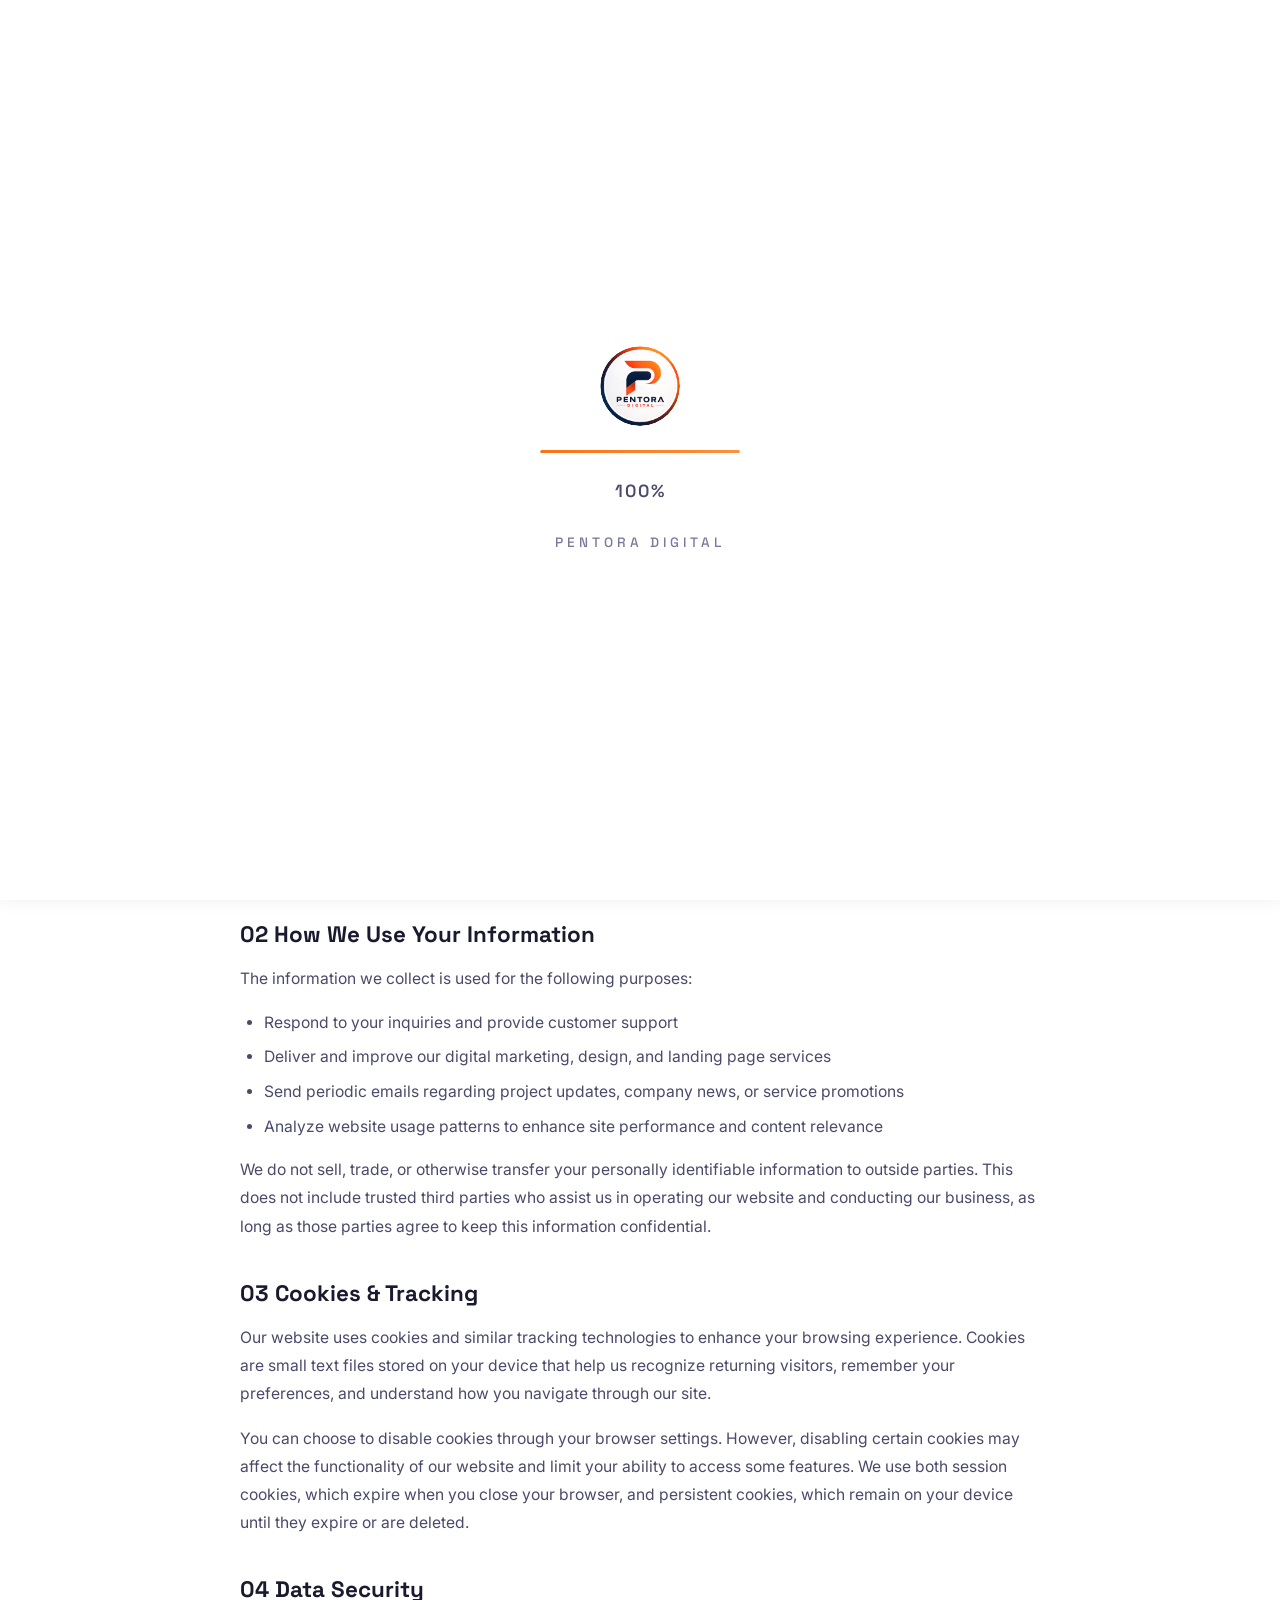
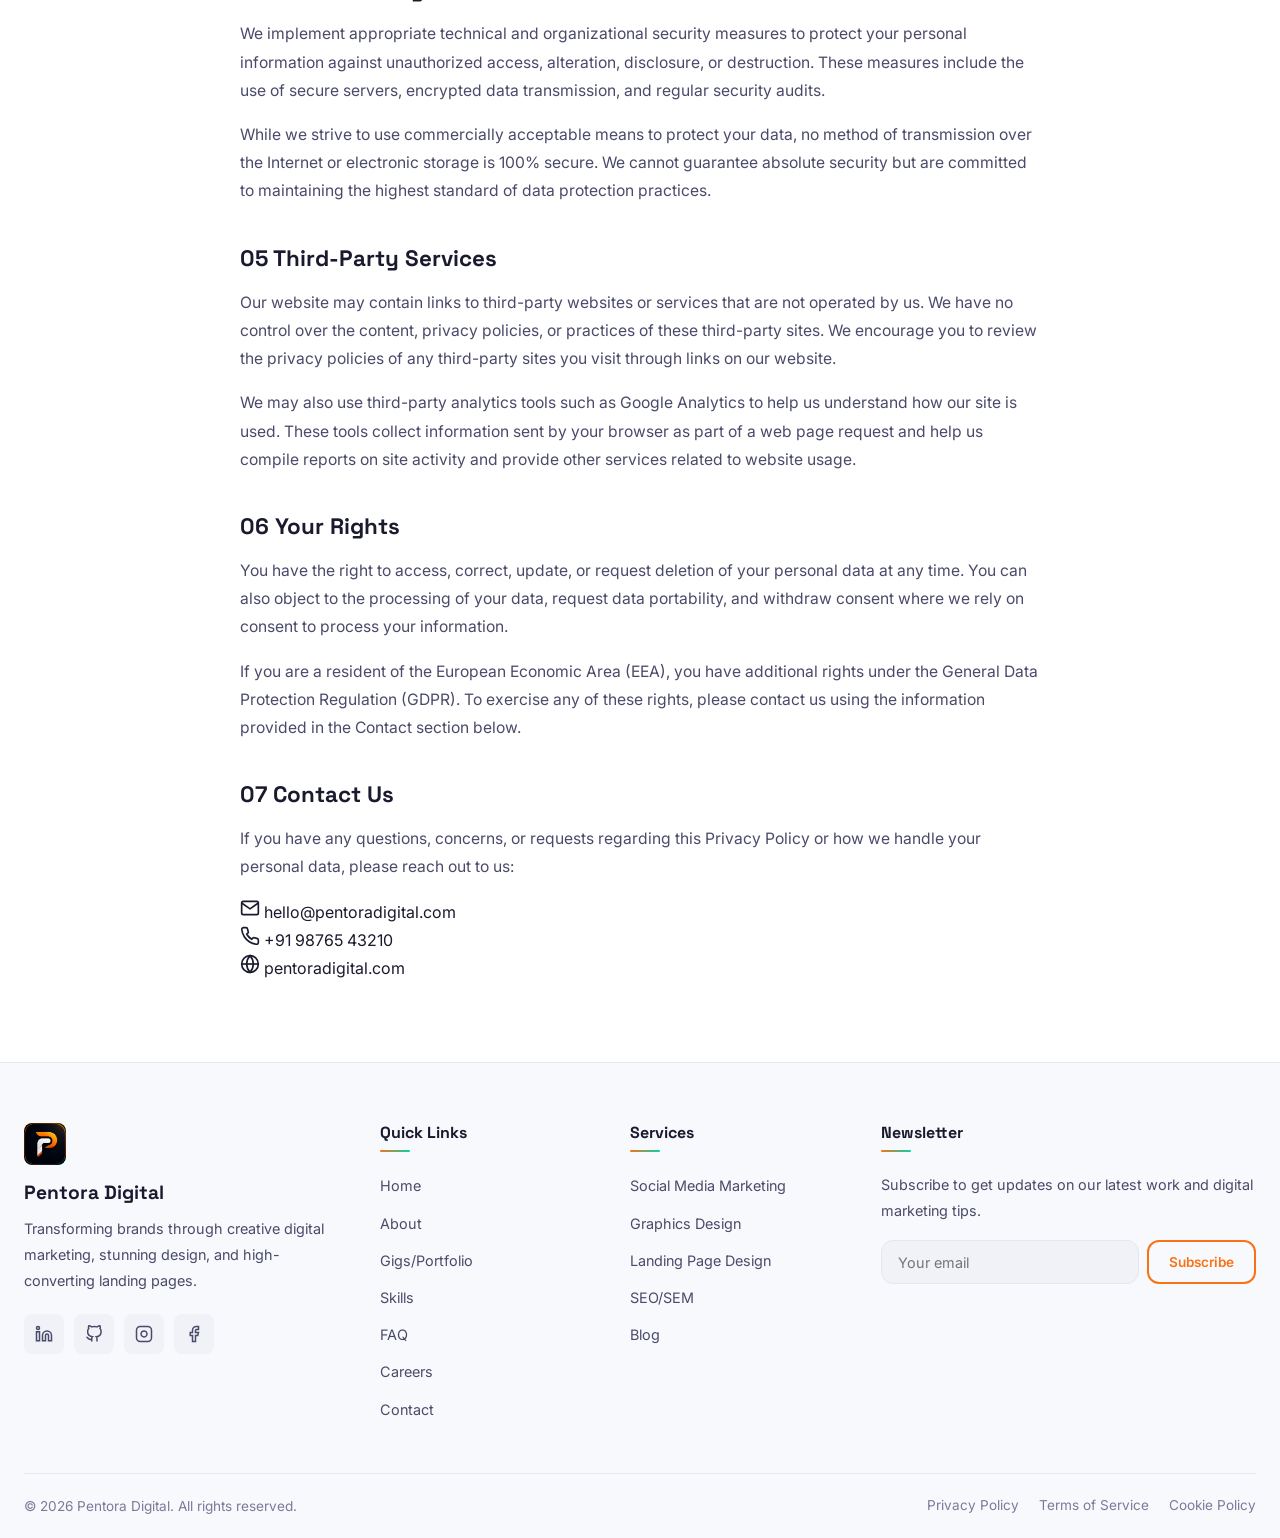
<file: privacy.html>
<!DOCTYPE html>
<html lang="en">
<head>
  <meta charset="UTF-8">
  <meta name="viewport" content="width=device-width, initial-scale=1.0">
  <title>Privacy Policy - Pentora Digital</title>
  <link rel="stylesheet" href="css/style.css">
  <link rel="stylesheet" href="css/upgrades.css">
</head>
<body>

<div class="page-loader" id="page-loader">
  <div class="loader-inner">
    <div class="loader-logo">
      <div class="brand-icon loader-brand"><img src="images/loader-img.png" alt="Pentora Digital"></div>
    </div>
    <div class="loader-progress">
      <div class="loader-bar"></div>
    </div>
    <div class="loader-percent">0%</div>
    <div class="loader-text">Pentora Digital</div>
  </div>
</div>

<nav class="navbar">
  <div class="container" style="display:flex;align-items:center;justify-content:space-between;width:100%">
    <a href="index.html" class="nav-brand">
      <div class="brand-icon"><img src="images/brand_icon.png" alt="Pentora Digital"></div>
    </a>
    <div class="nav-menu">
      <a href="index.html" class="nav-link" data-i18n="nav.home">Home</a>
      <a href="about.html" class="nav-link" data-i18n="nav.about">About</a>
      <a href="portfolio.html" class="nav-link" data-i18n="nav.portfolio">Gigs/Portfolio</a>
      <a href="skills.html" class="nav-link" data-i18n="nav.skills">Skills</a>
      <a href="faq.html" class="nav-link" data-i18n="nav.faq">FAQ</a>
      <a href="careers.html" class="nav-link" data-i18n="nav.careers">Careers</a>
      <a href="contact.html" class="nav-link" data-i18n="nav.contact">Contact</a>
    </div>
    <div class="nav-actions">
      <div class="nav-social">
        <a href="#" aria-label="LinkedIn"><svg viewBox="0 0 24 24" stroke="currentColor" stroke-width="2" fill="none" style="width:18px;height:18px"><path d="M16 8a6 6 0 0 1 6 6v7h-4v-7a2 2 0 0 0-2-2 2 2 0 0 0-2 2v7h-4v-7a6 6 0 0 1 6-6z"/><rect x="2" y="9" width="4" height="12"/><circle cx="4" cy="4" r="2"/></svg></a>
        <a href="#" aria-label="GitHub"><svg viewBox="0 0 24 24" stroke="currentColor" stroke-width="2" fill="none" style="width:18px;height:18px"><path d="M9 19c-5 1.5-5-2.5-7-3m14 6v-3.87a3.37 3.37 0 0 0-.94-2.61c3.14-.35 6.44-1.54 6.44-7A5.44 5.44 0 0 0 20 4.77 5.07 5.07 0 0 0 19.91 1S18.73.65 16 2.48a13.38 13.38 0 0 0-7 0C6.27.65 5.09 1 5.09 1A5.07 5.07 0 0 0 5 4.77a5.44 5.44 0 0 0-1.5 3.78c0 5.42 3.3 6.61 6.44 7A3.37 3.37 0 0 0 9 18.13V22"/></svg></a>
        <a href="#" aria-label="Instagram"><svg viewBox="0 0 24 24" stroke="currentColor" stroke-width="2" fill="none" style="width:18px;height:18px"><rect x="2" y="2" width="20" height="20" rx="5"/><path d="M16 11.37A4 4 0 1 1 12.63 8 4 4 0 0 1 16 11.37z"/><line x1="17.5" y1="6.5" x2="17.51" y2="6.5"/></svg></a>
        <a href="#" aria-label="Facebook"><svg viewBox="0 0 24 24" stroke="currentColor" stroke-width="2" fill="none" style="width:18px;height:18px"><path d="M18 2h-3a5 5 0 0 0-5 5v3H7v4h3v8h4v-8h3l1-4h-4V7a1 1 0 0 1 1-1h3z"/></svg></a>
      </div>
      <button class="theme-toggle" id="theme-toggle" aria-label="Toggle dark mode">
        <span class="icon-sun"><svg viewBox="0 0 24 24" stroke="currentColor" stroke-width="2" fill="none" style="width:20px;height:20px"><circle cx="12" cy="12" r="5"/><line x1="12" y1="1" x2="12" y2="3"/><line x1="12" y1="21" x2="12" y2="23"/><line x1="4.22" y1="4.22" x2="5.64" y2="5.64"/><line x1="18.36" y1="18.36" x2="19.78" y2="19.78"/><line x1="1" y1="12" x2="3" y2="12"/><line x1="21" y1="12" x2="23" y2="12"/><line x1="4.22" y1="19.78" x2="5.64" y2="18.36"/><line x1="18.36" y1="5.64" x2="19.78" y2="4.22"/></svg></span>
        <span class="icon-moon"><svg viewBox="0 0 24 24" stroke="currentColor" stroke-width="2" fill="none" style="width:20px;height:20px"><path d="M21 12.79A9 9 0 1 1 11.21 3 7 7 0 0 0 21 12.79z"/></svg></span>
      </button>
      <a href="contact.html" class="btn-hire" data-i18n="nav.hire">Hire Us</a>
    </div>
    <div class="hamburger" aria-label="Menu">
      <span></span><span></span><span></span>
    </div>
  </div>
</nav>
<div class="mobile-menu">
  <div class="mobile-menu-panel">
    <a href="index.html" class="mobile-nav-link" data-i18n="nav.home">Home</a>
    <a href="about.html" class="mobile-nav-link" data-i18n="nav.about">About</a>
    <a href="portfolio.html" class="mobile-nav-link" data-i18n="nav.portfolio">Gigs/Portfolio</a>
    <a href="skills.html" class="mobile-nav-link" data-i18n="nav.skills">Skills</a>
    <a href="faq.html" class="mobile-nav-link" data-i18n="nav.faq">FAQ</a>
    <a href="careers.html" class="mobile-nav-link" data-i18n="nav.careers">Careers</a>
    <a href="contact.html" class="mobile-nav-link" data-i18n="nav.contact">Contact</a>
    <div class="mobile-nav-actions"><a href="contact.html" class="btn btn-primary" style="text-align:center;justify-content:center;margin-top:16px" data-i18n="nav.hire">Hire Us</a></div>
    <div class="mobile-social">
      <a href="#" aria-label="LinkedIn"><svg viewBox="0 0 24 24" stroke="currentColor" stroke-width="2" fill="none" style="width:18px;height:18px"><path d="M16 8a6 6 0 0 1 6 6v7h-4v-7a2 2 0 0 0-2-2 2 2 0 0 0-2 2v7h-4v-7a6 6 0 0 1 6-6z"/><rect x="2" y="9" width="4" height="12"/><circle cx="4" cy="4" r="2"/></svg></a>
      <a href="#" aria-label="GitHub"><svg viewBox="0 0 24 24" stroke="currentColor" stroke-width="2" fill="none" style="width:18px;height:18px"><path d="M9 19c-5 1.5-5-2.5-7-3m14 6v-3.87a3.37 3.37 0 0 0-.94-2.61c3.14-.35 6.44-1.54 6.44-7A5.44 5.44 0 0 0 20 4.77 5.07 5.07 0 0 0 19.91 1S18.73.65 16 2.48a13.38 13.38 0 0 0-7 0C6.27.65 5.09 1 5.09 1A5.07 5.07 0 0 0 5 4.77a5.44 5.44 0 0 0-1.5 3.78c0 5.42 3.3 6.61 6.44 7A3.37 3.37 0 0 0 9 18.13V22"/></svg></a>
      <a href="#" aria-label="Instagram"><svg viewBox="0 0 24 24" stroke="currentColor" stroke-width="2" fill="none" style="width:18px;height:18px"><rect x="2" y="2" width="20" height="20" rx="5"/><path d="M16 11.37A4 4 0 1 1 12.63 8 4 4 0 0 1 16 11.37z"/><line x1="17.5" y1="6.5" x2="17.51" y2="6.5"/></svg></a>
      <a href="#" aria-label="Facebook"><svg viewBox="0 0 24 24" stroke="currentColor" stroke-width="2" fill="none" style="width:18px;height:18px"><path d="M18 2h-3a5 5 0 0 0-5 5v3H7v4h3v8h4v-8h3l1-4h-4V7a1 1 0 0 1 1-1h3z"/></svg></a>
    </div>
  </div>
</div>

<main class="legal-page">
  <div class="container">
    <div class="legal-content">
      <div class="legal-header fade-in">
        <h1 data-i18n="privacy.title">Privacy Policy</h1>
        <p class="legal-date">Last updated: January 2025</p>
        <p class="legal-intro">This Privacy Policy describes how Pentora Digital collects, uses, and protects your personal information when you visit our website or use our services.</p>
      </div>

      <nav class="legal-toc fade-in" aria-label="Table of contents">
        <h3>Table of Contents</h3>
        <ol>
          <li><a href="#section-1">Information We Collect</a></li>
          <li><a href="#section-2">How We Use Your Information</a></li>
          <li><a href="#section-3">Cookies & Tracking</a></li>
          <li><a href="#section-4">Data Security</a></li>
          <li><a href="#section-5">Third-Party Services</a></li>
          <li><a href="#section-6">Your Rights</a></li>
          <li><a href="#section-7">Contact Us</a></li>
        </ol>
      </nav>

      <div class="legal-section fade-in" id="section-1">
        <h2><span class="section-num">01</span> Information We Collect</h2>
        <p>We collect personal information that you voluntarily provide when engaging with our website and services. This may include your name, email address, phone number, company name, and any other details you share through contact forms, newsletter subscriptions, or project inquiries.</p>
        <p>Additionally, we automatically collect certain usage data when you visit our site. This includes your IP address, browser type, operating system, referral URLs, pages visited, time spent on each page, and other diagnostic information. This data helps us understand how visitors interact with our website and allows us to improve the overall user experience.</p>
      </div>

      <div class="legal-section fade-in" id="section-2">
        <h2><span class="section-num">02</span> How We Use Your Information</h2>
        <p>The information we collect is used for the following purposes:</p>
        <ul class="legal-list">
          <li>Respond to your inquiries and provide customer support</li>
          <li>Deliver and improve our digital marketing, design, and landing page services</li>
          <li>Send periodic emails regarding project updates, company news, or service promotions</li>
          <li>Analyze website usage patterns to enhance site performance and content relevance</li>
        </ul>
        <p>We do not sell, trade, or otherwise transfer your personally identifiable information to outside parties. This does not include trusted third parties who assist us in operating our website and conducting our business, as long as those parties agree to keep this information confidential.</p>
      </div>

      <div class="legal-section fade-in" id="section-3">
        <h2><span class="section-num">03</span> Cookies & Tracking</h2>
        <p>Our website uses cookies and similar tracking technologies to enhance your browsing experience. Cookies are small text files stored on your device that help us recognize returning visitors, remember your preferences, and understand how you navigate through our site.</p>
        <p>You can choose to disable cookies through your browser settings. However, disabling certain cookies may affect the functionality of our website and limit your ability to access some features. We use both session cookies, which expire when you close your browser, and persistent cookies, which remain on your device until they expire or are deleted.</p>
      </div>

      <div class="legal-section fade-in" id="section-4">
        <h2><span class="section-num">04</span> Data Security</h2>
        <p>We implement appropriate technical and organizational security measures to protect your personal information against unauthorized access, alteration, disclosure, or destruction. These measures include the use of secure servers, encrypted data transmission, and regular security audits.</p>
        <p>While we strive to use commercially acceptable means to protect your data, no method of transmission over the Internet or electronic storage is 100% secure. We cannot guarantee absolute security but are committed to maintaining the highest standard of data protection practices.</p>
      </div>

      <div class="legal-section fade-in" id="section-5">
        <h2><span class="section-num">05</span> Third-Party Services</h2>
        <p>Our website may contain links to third-party websites or services that are not operated by us. We have no control over the content, privacy policies, or practices of these third-party sites. We encourage you to review the privacy policies of any third-party sites you visit through links on our website.</p>
        <p>We may also use third-party analytics tools such as Google Analytics to help us understand how our site is used. These tools collect information sent by your browser as part of a web page request and help us compile reports on site activity and provide other services related to website usage.</p>
      </div>

      <div class="legal-section fade-in" id="section-6">
        <h2><span class="section-num">06</span> Your Rights</h2>
        <p>You have the right to access, correct, update, or request deletion of your personal data at any time. You can also object to the processing of your data, request data portability, and withdraw consent where we rely on consent to process your information.</p>
        <p>If you are a resident of the European Economic Area (EEA), you have additional rights under the General Data Protection Regulation (GDPR). To exercise any of these rights, please contact us using the information provided in the Contact section below.</p>
      </div>

      <div class="legal-section fade-in" id="section-7">
        <h2><span class="section-num">07</span> Contact Us</h2>
        <p>If you have any questions, concerns, or requests regarding this Privacy Policy or how we handle your personal data, please reach out to us:</p>
        <div class="legal-contact-card">
          <div class="contact-item">
            <svg viewBox="0 0 24 24" stroke="currentColor" stroke-width="2" fill="none" style="width:20px;height:20px"><path d="M4 4h16c1.1 0 2 .9 2 2v12c0 1.1-.9 2-2 2H4c-1.1 0-2-.9-2-2V6c0-1.1.9-2 2-2z"/><polyline points="22,6 12,13 2,6"/></svg>
            <span>hello@pentoradigital.com</span>
          </div>
          <div class="contact-item">
            <svg viewBox="0 0 24 24" stroke="currentColor" stroke-width="2" fill="none" style="width:20px;height:20px"><path d="M22 16.92v3a2 2 0 0 1-2.18 2 19.79 19.79 0 0 1-8.63-3.07 19.5 19.5 0 0 1-6-6 19.79 19.79 0 0 1-3.07-8.67A2 2 0 0 1 4.11 2h3a2 2 0 0 1 2 1.72c.127.96.361 1.903.7 2.81a2 2 0 0 1-.45 2.11L8.09 9.91a16 16 0 0 0 6 6l1.27-1.27a2 2 0 0 1 2.11-.45c.907.339 1.85.573 2.81.7A2 2 0 0 1 22 16.92z"/></svg>
            <span>+91 98765 43210</span>
          </div>
          <div class="contact-item">
            <svg viewBox="0 0 24 24" stroke="currentColor" stroke-width="2" fill="none" style="width:20px;height:20px"><circle cx="12" cy="12" r="10"/><line x1="2" y1="12" x2="22" y2="12"/><path d="M12 2a15.3 15.3 0 0 1 4 10 15.3 15.3 0 0 1-4 10 15.3 15.3 0 0 1-4-10 15.3 15.3 0 0 1 4-10z"/></svg>
            <a href="index.html">pentoradigital.com</a>
          </div>
        </div>
      </div>
    </div>
  </div>
</main>

<footer class="footer">
  <div class="container">
    <div class="footer-grid">
      <div class="footer-brand">
        <div class="brand-icon"><img src="images/brand_icon.png" alt="Pentora Digital"></div>
        <h3 data-i18n="footer.company">Pentora Digital</h3>
        <p data-i18n="footer.tagline">Transforming brands through creative digital marketing, stunning design, and high-converting landing pages.</p>
        <div class="footer-social">
          <a href="#" aria-label="LinkedIn"><svg viewBox="0 0 24 24" stroke="currentColor" stroke-width="2" fill="none" style="width:18px;height:18px"><path d="M16 8a6 6 0 0 1 6 6v7h-4v-7a2 2 0 0 0-2-2 2 2 0 0 0-2 2v7h-4v-7a6 6 0 0 1 6-6z"/><rect x="2" y="9" width="4" height="12"/><circle cx="4" cy="4" r="2"/></svg></a>
          <a href="#" aria-label="GitHub"><svg viewBox="0 0 24 24" stroke="currentColor" stroke-width="2" fill="none" style="width:18px;height:18px"><path d="M9 19c-5 1.5-5-2.5-7-3m14 6v-3.87a3.37 3.37 0 0 0-.94-2.61c3.14-.35 6.44-1.54 6.44-7A5.44 5.44 0 0 0 20 4.77 5.07 5.07 0 0 0 19.91 1S18.73.65 16 2.48a13.38 13.38 0 0 0-7 0C6.27.65 5.09 1 5.09 1A5.07 5.07 0 0 0 5 4.77a5.44 5.44 0 0 0-1.5 3.78c0 5.42 3.3 6.61 6.44 7A3.37 3.37 0 0 0 9 18.13V22"/></svg></a>
          <a href="#" aria-label="Instagram"><svg viewBox="0 0 24 24" stroke="currentColor" stroke-width="2" fill="none" style="width:18px;height:18px"><rect x="2" y="2" width="20" height="20" rx="5"/><path d="M16 11.37A4 4 0 1 1 12.63 8 4 4 0 0 1 16 11.37z"/><line x1="17.5" y1="6.5" x2="17.51" y2="6.5"/></svg></a>
          <a href="#" aria-label="Facebook"><svg viewBox="0 0 24 24" stroke="currentColor" stroke-width="2" fill="none" style="width:18px;height:18px"><path d="M18 2h-3a5 5 0 0 0-5 5v3H7v4h3v8h4v-8h3l1-4h-4V7a1 1 0 0 1 1-1h3z"/></svg></a>
        </div>
      </div>
      <div class="footer-column">
        <h4 data-i18n="footer.quick">Quick Links</h4>
        <ul>
          <li><a href="index.html" data-i18n="nav.home">Home</a></li>
          <li><a href="about.html" data-i18n="nav.about">About</a></li>
          <li><a href="portfolio.html" data-i18n="nav.portfolio">Gigs/Portfolio</a></li>
          <li><a href="skills.html" data-i18n="nav.skills">Skills</a></li>
          <li><a href="faq.html" data-i18n="nav.faq">FAQ</a></li>
          <li><a href="careers.html" data-i18n="nav.careers">Careers</a></li>
          <li><a href="contact.html" data-i18n="nav.contact">Contact</a></li>
        </ul>
      </div>
      <div class="footer-column">
        <h4 data-i18n="footer.services">Services</h4>
        <ul>
          <li><a href="portfolio.html" data-i18n="footer.smm">Social Media Marketing</a></li>
          <li><a href="portfolio.html" data-i18n="footer.gd">Graphics Design</a></li>
          <li><a href="portfolio.html" data-i18n="footer.lpd">Landing Page Design</a></li>
          <li><a href="portfolio.html" data-i18n="footer.seo">SEO/SEM</a></li>
          <li><a href="blog.html">Blog</a></li>
        </ul>
      </div>
      <div class="footer-column footer-newsletter">
        <h4 data-i18n="footer.newsletter">Newsletter</h4>
        <p data-i18n="footer.newsletter-desc">Subscribe to get updates on our latest work and digital marketing tips.</p>
        <form class="newsletter-form">
          <input type="email" placeholder="Your email" required>
          <button type="submit" data-i18n="footer.subscribe">Subscribe</button>
        </form>
      </div>
    </div>
    <div class="footer-bottom">
      <p data-i18n="footer.rights">&copy; 2026 Pentora Digital. All rights reserved.</p>
      <div class="footer-bottom-links">
        <a href="privacy.html" data-i18n="footer.privacy">Privacy Policy</a>
        <a href="terms.html" data-i18n="footer.terms">Terms of Service</a>
        <a href="cookie-policy.html" data-i18n="footer.cookie">Cookie Policy</a>
      </div>
    </div>
  </div>
</footer>

<script src="js/main.js"></script>
<script src="js/upgrades.js"></script>
</body>
</html>
</file>
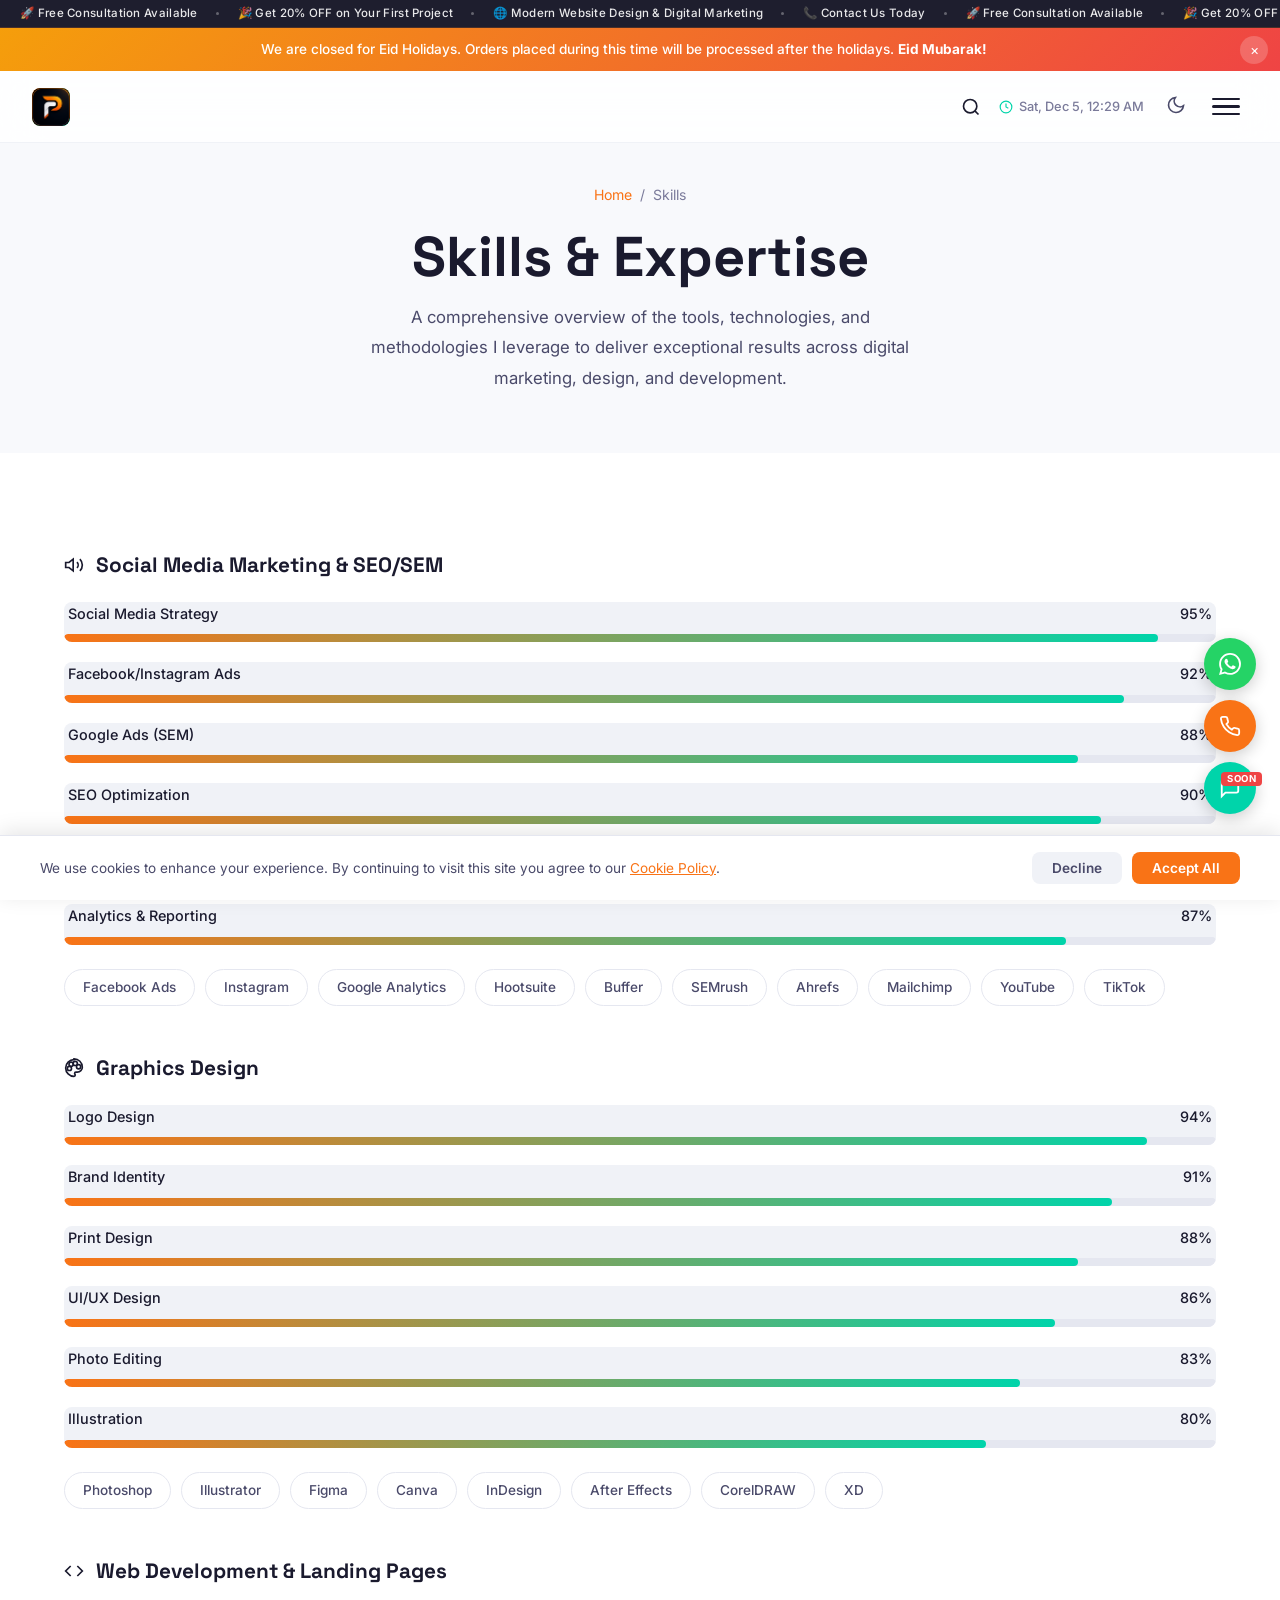
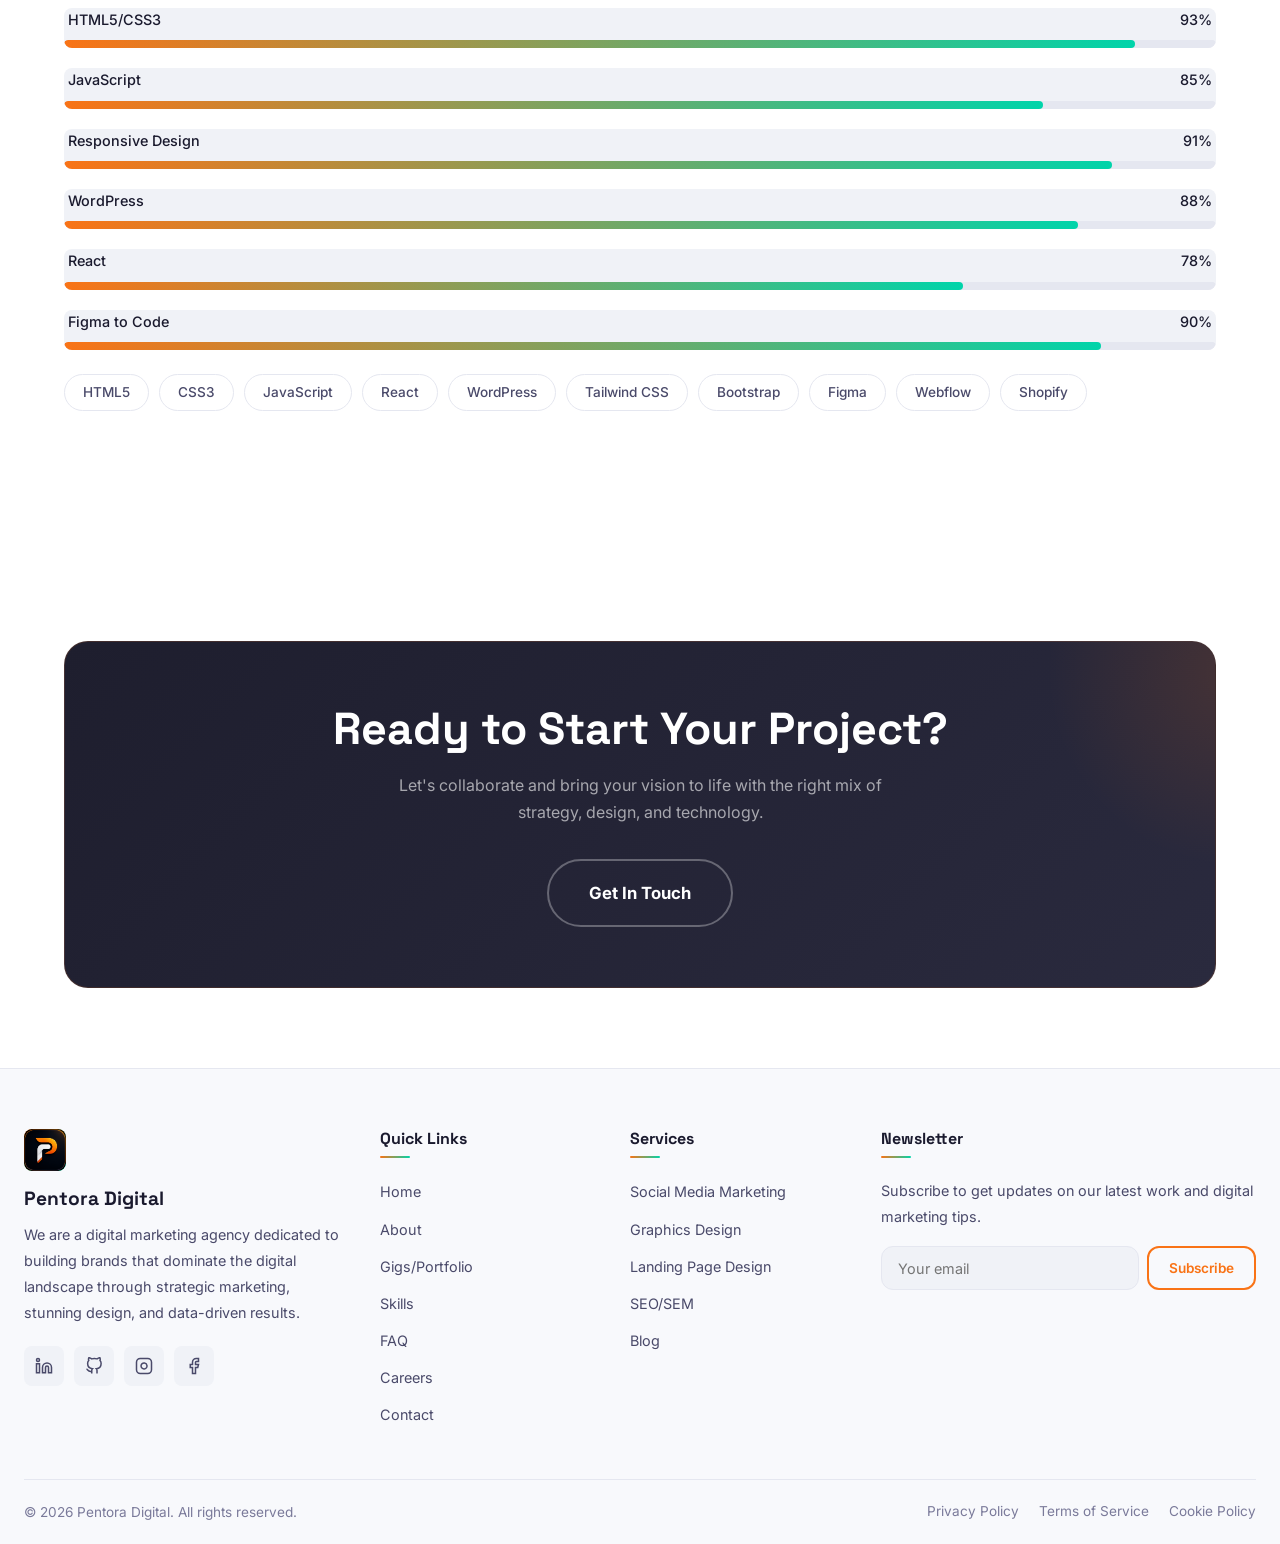
<file: skills.html>
<!DOCTYPE html>
<html lang="en">
<head>
  <meta charset="UTF-8" />
  <meta name="viewport" content="width=device-width, initial-scale=1.0" />
  <meta name="description" content="Skills and expertise of Pentora Digital — Social Media Marketing, SEO/SEM, Graphics Design, Web Development, and Landing Pages." />
  <title>Skills - Pentora Digital</title>
  <link rel="stylesheet" href="css/style.css" />
  <link rel="stylesheet" href="css/upgrades.css">
</head>
<body>

  <!-- Page Loader -->
  <div class="page-loader" id="page-loader">
    <div class="loader-inner">
      <div class="loader-logo">
        <div class="brand-icon loader-brand"><img src="images/loader-img.png" alt="Pentora Digital"></div>
      </div>
      <div class="loader-progress">
        <div class="loader-bar"></div>
      </div>
      <div class="loader-percent">0%</div>
      <div class="loader-text">Pentora Digital</div>
    </div>
  </div>

  <!-- Navbar -->
  <nav class="navbar">
    <div class="container">
      <a href="index.html" class="nav-brand">
        <div class="brand-icon"><img src="images/brand_icon.png" alt="Pentora Digital" data-i18n="nav.brand"></div>
      </a>
      <div class="nav-menu">
        <a href="index.html" class="nav-link" data-i18n="nav.home">Home</a>
        <a href="about.html" class="nav-link" data-i18n="nav.about">About</a>
        <a href="portfolio.html" class="nav-link" data-i18n="nav.portfolio">Gigs/Portfolio</a>
        <a href="skills.html" class="nav-link active" data-i18n="nav.skills">Skills</a>
        <a href="faq.html" class="nav-link" data-i18n="nav.faq">FAQ</a>
        <a href="careers.html" class="nav-link" data-i18n="nav.careers">Careers</a>
        <a href="contact.html" class="nav-link" data-i18n="nav.contact">Contact</a>
      </div>
      <div class="nav-actions">
        <div class="nav-social">
          <a href="#" aria-label="LinkedIn"><svg viewBox="0 0 24 24" stroke="currentColor" stroke-width="2" fill="none" style="width:18px;height:18px"><path d="M16 8a6 6 0 0 1 6 6v7h-4v-7a2 2 0 0 0-2-2 2 2 0 0 0-2 2v7h-4v-7a6 6 0 0 1 6-6z"/><rect x="2" y="9" width="4" height="12"/><circle cx="4" cy="4" r="2"/></svg></a>
          <a href="#" aria-label="GitHub"><svg viewBox="0 0 24 24" stroke="currentColor" stroke-width="2" fill="none" style="width:18px;height:18px"><path d="M9 19c-5 1.5-5-2.5-7-3m14 6v-3.87a3.37 3.37 0 0 0-.94-2.61c3.14-.35 6.44-1.54 6.44-7A5.44 5.44 0 0 0 20 4.77 5.07 5.07 0 0 0 19.91 1S18.73.65 16 2.48a13.38 13.38 0 0 0-7 0C6.27.65 5.09 1 5.09 1A5.07 5.07 0 0 0 5 4.77a5.44 5.44 0 0 0-1.5 3.78c0 5.42 3.3 6.61 6.44 7A3.37 3.37 0 0 0 9 18.13V22"/></svg></a>
          <a href="#" aria-label="Instagram"><svg viewBox="0 0 24 24" stroke="currentColor" stroke-width="2" fill="none" style="width:18px;height:18px"><rect x="2" y="2" width="20" height="20" rx="5"/><path d="M16 11.37A4 4 0 1 1 12.63 8 4 4 0 0 1 16 11.37z"/><line x1="17.5" y1="6.5" x2="17.51" y2="6.5"/></svg></a>
          <a href="#" aria-label="Facebook"><svg viewBox="0 0 24 24" stroke="currentColor" stroke-width="2" fill="none" style="width:18px;height:18px"><path d="M18 2h-3a5 5 0 0 0-5 5v3H7v4h3v8h4v-8h3l1-4h-4V7a1 1 0 0 1 1-1h3z"/></svg></a>
        </div>
        <button class="theme-toggle" id="theme-toggle" aria-label="Toggle dark mode">
          <span class="icon-sun"><svg viewBox="0 0 24 24" stroke="currentColor" stroke-width="2" fill="none" style="width:20px;height:20px"><circle cx="12" cy="12" r="5"/><line x1="12" y1="1" x2="12" y2="3"/><line x1="12" y1="21" x2="12" y2="23"/><line x1="4.22" y1="4.22" x2="5.64" y2="5.64"/><line x1="18.36" y1="18.36" x2="19.78" y2="19.78"/><line x1="1" y1="12" x2="3" y2="12"/><line x1="21" y1="12" x2="23" y2="12"/><line x1="4.22" y1="19.78" x2="5.64" y2="18.36"/><line x1="18.36" y1="5.64" x2="19.78" y2="4.22"/></svg></span>
          <span class="icon-moon"><svg viewBox="0 0 24 24" stroke="currentColor" stroke-width="2" fill="none" style="width:20px;height:20px"><path d="M21 12.79A9 9 0 1 1 11.21 3 7 7 0 0 0 21 12.79z"/></svg></span>
        </button>
        <a href="contact.html" class="btn-hire" data-i18n="nav.hire">Hire Us</a>
      </div>
      <div class="hamburger" aria-label="Menu">
        <span></span><span></span><span></span>
      </div>
    </div>
  </nav>
  <div class="mobile-menu">
    <div class="mobile-menu-panel">
      <a href="index.html" class="mobile-nav-link" data-i18n="nav.home">Home</a>
      <a href="about.html" class="mobile-nav-link" data-i18n="nav.about">About</a>
      <a href="portfolio.html" class="mobile-nav-link" data-i18n="nav.portfolio">Gigs/Portfolio</a>
      <a href="skills.html" class="mobile-nav-link active" data-i18n="nav.skills">Skills</a>
      <a href="faq.html" class="mobile-nav-link" data-i18n="nav.faq">FAQ</a>
      <a href="careers.html" class="mobile-nav-link" data-i18n="nav.careers">Careers</a>
      <a href="contact.html" class="mobile-nav-link" data-i18n="nav.contact">Contact</a>
      <div class="mobile-nav-actions">
        <a href="contact.html" class="btn btn-primary" style="text-align:center;justify-content:center;margin-top:16px" data-i18n="nav.hire">Hire Us</a>
      </div>
      <div class="mobile-social">
        <a href="#" aria-label="LinkedIn"><svg viewBox="0 0 24 24" stroke="currentColor" stroke-width="2" fill="none" style="width:18px;height:18px"><path d="M16 8a6 6 0 0 1 6 6v7h-4v-7a2 2 0 0 0-2-2 2 2 0 0 0-2 2v7h-4v-7a6 6 0 0 1 6-6z"/><rect x="2" y="9" width="4" height="12"/><circle cx="4" cy="4" r="2"/></svg></a>
        <a href="#" aria-label="GitHub"><svg viewBox="0 0 24 24" stroke="currentColor" stroke-width="2" fill="none" style="width:18px;height:18px"><path d="M9 19c-5 1.5-5-2.5-7-3m14 6v-3.87a3.37 3.37 0 0 0-.94-2.61c3.14-.35 6.44-1.54 6.44-7A5.44 5.44 0 0 0 20 4.77 5.07 5.07 0 0 0 19.91 1S18.73.65 16 2.48a13.38 13.38 0 0 0-7 0C6.27.65 5.09 1 5.09 1A5.07 5.07 0 0 0 5 4.77a5.44 5.44 0 0 0-1.5 3.78c0 5.42 3.3 6.61 6.44 7A3.37 3.37 0 0 0 9 18.13V22"/></svg></a>
        <a href="#" aria-label="Instagram"><svg viewBox="0 0 24 24" stroke="currentColor" stroke-width="2" fill="none" style="width:18px;height:18px"><rect x="2" y="2" width="20" height="20" rx="5"/><path d="M16 11.37A4 4 0 1 1 12.63 8 4 4 0 0 1 16 11.37z"/><line x1="17.5" y1="6.5" x2="17.51" y2="6.5"/></svg></a>
        <a href="#" aria-label="Facebook"><svg viewBox="0 0 24 24" stroke="currentColor" stroke-width="2" fill="none" style="width:18px;height:18px"><path d="M18 2h-3a5 5 0 0 0-5 5v3H7v4h3v8h4v-8h3l1-4h-4V7a1 1 0 0 1 1-1h3z"/></svg></a>
      </div>
    </div>
  </div>

  <!-- Page Header -->
  <header class="page-header">
    <div class="container">
      <nav class="breadcrumb">
        <a href="index.html">Home</a>
        <span>/</span>
        <span>Skills</span>
      </nav>
      <h1 data-i18n="skills.title">Skills & Expertise</h1>
      <p>A comprehensive overview of the tools, technologies, and methodologies I leverage to deliver exceptional results across digital marketing, design, and development.</p>
    </div>
  </header>

  <!-- Skills Section -->
  <section class="section">
    <div class="container">

      <!-- Category 1: Social Media Marketing & SEO/SEM -->
      <div class="skills-category fade-in">
        <div class="skills-category-header">
          <svg viewBox="0 0 24 24" stroke="currentColor" stroke-width="2" fill="none" style="width:20px;height:20px"><polygon points="11 5 6 9 2 9 2 15 6 15 11 19 11 5"/><path d="M19.07 4.93a10 10 0 0 1 0 14.14"/><path d="M15.54 8.46a5 5 0 0 1 0 7.07"/></svg>
          <h3>Social Media Marketing & SEO/SEM</h3>
        </div>

        <div class="skill-bar-group">
          <div class="skill-bar">
            <div class="skill-bar-header">
              <span class="skill-name">Social Media Strategy</span>
              <span class="skill-percentage">95%</span>
            </div>
            <div class="skill-bar-track">
              <div class="skill-bar-fill" data-width="95"></div>
            </div>
          </div>

          <div class="skill-bar">
            <div class="skill-bar-header">
              <span class="skill-name">Facebook/Instagram Ads</span>
              <span class="skill-percentage">92%</span>
            </div>
            <div class="skill-bar-track">
              <div class="skill-bar-fill" data-width="92"></div>
            </div>
          </div>

          <div class="skill-bar">
            <div class="skill-bar-header">
              <span class="skill-name">Google Ads (SEM)</span>
              <span class="skill-percentage">88%</span>
            </div>
            <div class="skill-bar-track">
              <div class="skill-bar-fill" data-width="88"></div>
            </div>
          </div>

          <div class="skill-bar">
            <div class="skill-bar-header">
              <span class="skill-name">SEO Optimization</span>
              <span class="skill-percentage">90%</span>
            </div>
            <div class="skill-bar-track">
              <div class="skill-bar-fill" data-width="90"></div>
            </div>
          </div>

          <div class="skill-bar">
            <div class="skill-bar-header">
              <span class="skill-name">Content Marketing</span>
              <span class="skill-percentage">85%</span>
            </div>
            <div class="skill-bar-track">
              <div class="skill-bar-fill" data-width="85"></div>
            </div>
          </div>

          <div class="skill-bar">
            <div class="skill-bar-header">
              <span class="skill-name">Analytics & Reporting</span>
              <span class="skill-percentage">87%</span>
            </div>
            <div class="skill-bar-track">
              <div class="skill-bar-fill" data-width="87"></div>
            </div>
          </div>
        </div>

        <div class="skills-tags-grid">
          <span class="tag">Facebook Ads</span>
          <span class="tag">Instagram</span>
          <span class="tag">Google Analytics</span>
          <span class="tag">Hootsuite</span>
          <span class="tag">Buffer</span>
          <span class="tag">SEMrush</span>
          <span class="tag">Ahrefs</span>
          <span class="tag">Mailchimp</span>
          <span class="tag">YouTube</span>
          <span class="tag">TikTok</span>
        </div>
      </div>

      <!-- Category 2: Graphics Design -->
      <div class="skills-category fade-in">
        <div class="skills-category-header">
          <svg viewBox="0 0 24 24" stroke="currentColor" stroke-width="2" fill="none" style="width:20px;height:20px"><circle cx="13.5" cy="6.5" r="2.5"/><circle cx="17.5" cy="10.5" r="2.5"/><circle cx="8.5" cy="7.5" r="2.5"/><circle cx="6.5" cy="12.5" r="2.5"/><path d="M12 2C6.5 2 2 6.5 2 12s4.5 10 10 10c.93 0 1.5-.67 1.5-1.5 0-.39-.15-.74-.39-1.04-.23-.29-.38-.63-.38-1.01 0-.83.67-1.5 1.5-1.5H16c3.31 0 6-2.69 6-6 0-5.5-4.5-9.94-10-9.94z"/></svg>
          <h3>Graphics Design</h3>
        </div>

        <div class="skill-bar-group">
          <div class="skill-bar">
            <div class="skill-bar-header">
              <span class="skill-name">Logo Design</span>
              <span class="skill-percentage">94%</span>
            </div>
            <div class="skill-bar-track">
              <div class="skill-bar-fill" data-width="94"></div>
            </div>
          </div>

          <div class="skill-bar">
            <div class="skill-bar-header">
              <span class="skill-name">Brand Identity</span>
              <span class="skill-percentage">91%</span>
            </div>
            <div class="skill-bar-track">
              <div class="skill-bar-fill" data-width="91"></div>
            </div>
          </div>

          <div class="skill-bar">
            <div class="skill-bar-header">
              <span class="skill-name">Print Design</span>
              <span class="skill-percentage">88%</span>
            </div>
            <div class="skill-bar-track">
              <div class="skill-bar-fill" data-width="88"></div>
            </div>
          </div>

          <div class="skill-bar">
            <div class="skill-bar-header">
              <span class="skill-name">UI/UX Design</span>
              <span class="skill-percentage">86%</span>
            </div>
            <div class="skill-bar-track">
              <div class="skill-bar-fill" data-width="86"></div>
            </div>
          </div>

          <div class="skill-bar">
            <div class="skill-bar-header">
              <span class="skill-name">Photo Editing</span>
              <span class="skill-percentage">83%</span>
            </div>
            <div class="skill-bar-track">
              <div class="skill-bar-fill" data-width="83"></div>
            </div>
          </div>

          <div class="skill-bar">
            <div class="skill-bar-header">
              <span class="skill-name">Illustration</span>
              <span class="skill-percentage">80%</span>
            </div>
            <div class="skill-bar-track">
              <div class="skill-bar-fill" data-width="80"></div>
            </div>
          </div>
        </div>

        <div class="skills-tags-grid">
          <span class="tag">Photoshop</span>
          <span class="tag">Illustrator</span>
          <span class="tag">Figma</span>
          <span class="tag">Canva</span>
          <span class="tag">InDesign</span>
          <span class="tag">After Effects</span>
          <span class="tag">CorelDRAW</span>
          <span class="tag">XD</span>
        </div>
      </div>

      <!-- Category 3: Web Development & Landing Pages -->
      <div class="skills-category fade-in">
        <div class="skills-category-header">
          <svg viewBox="0 0 24 24" stroke="currentColor" stroke-width="2" fill="none" style="width:20px;height:20px"><polyline points="16 18 22 12 16 6"/><polyline points="8 6 2 12 8 18"/></svg>
          <h3>Web Development & Landing Pages</h3>
        </div>

        <div class="skill-bar-group">
          <div class="skill-bar">
            <div class="skill-bar-header">
              <span class="skill-name">HTML5/CSS3</span>
              <span class="skill-percentage">93%</span>
            </div>
            <div class="skill-bar-track">
              <div class="skill-bar-fill" data-width="93"></div>
            </div>
          </div>

          <div class="skill-bar">
            <div class="skill-bar-header">
              <span class="skill-name">JavaScript</span>
              <span class="skill-percentage">85%</span>
            </div>
            <div class="skill-bar-track">
              <div class="skill-bar-fill" data-width="85"></div>
            </div>
          </div>

          <div class="skill-bar">
            <div class="skill-bar-header">
              <span class="skill-name">Responsive Design</span>
              <span class="skill-percentage">91%</span>
            </div>
            <div class="skill-bar-track">
              <div class="skill-bar-fill" data-width="91"></div>
            </div>
          </div>

          <div class="skill-bar">
            <div class="skill-bar-header">
              <span class="skill-name">WordPress</span>
              <span class="skill-percentage">88%</span>
            </div>
            <div class="skill-bar-track">
              <div class="skill-bar-fill" data-width="88"></div>
            </div>
          </div>

          <div class="skill-bar">
            <div class="skill-bar-header">
              <span class="skill-name">React</span>
              <span class="skill-percentage">78%</span>
            </div>
            <div class="skill-bar-track">
              <div class="skill-bar-fill" data-width="78"></div>
            </div>
          </div>

          <div class="skill-bar">
            <div class="skill-bar-header">
              <span class="skill-name">Figma to Code</span>
              <span class="skill-percentage">90%</span>
            </div>
            <div class="skill-bar-track">
              <div class="skill-bar-fill" data-width="90"></div>
            </div>
          </div>
        </div>

        <div class="skills-tags-grid">
          <span class="tag">HTML5</span>
          <span class="tag">CSS3</span>
          <span class="tag">JavaScript</span>
          <span class="tag">React</span>
          <span class="tag">WordPress</span>
          <span class="tag">Tailwind CSS</span>
          <span class="tag">Bootstrap</span>
          <span class="tag">Figma</span>
          <span class="tag">Webflow</span>
          <span class="tag">Shopify</span>
        </div>
      </div>

    </div>
  </section>

  <section class="cta-section">
    <div class="container">
      <div class="cta-banner">
        <h2>Ready to Start Your Project?</h2>
        <p>Let's collaborate and bring your vision to life with the right mix of strategy, design, and technology.</p>
        <div class="cta-buttons">
          <a href="contact.html" class="btn btn-outline btn-lg">Get In Touch</a>
        </div>
      </div>
    </div>
  </section>

  <footer class="footer">
    <div class="container">
      <div class="footer-grid">
        <div class="footer-brand">
          <div class="brand-icon"><img src="images/brand_icon.png" alt="Pentora Digital"></div>
          <h3 data-i18n="footer.company">Pentora Digital</h3>
          <p data-i18n="footer.tagline">We are a digital marketing agency dedicated to building brands that dominate the digital landscape through strategic marketing, stunning design, and data-driven results.</p>
          <div class="footer-social">
            <a href="#" aria-label="LinkedIn"><svg viewBox="0 0 24 24" stroke="currentColor" stroke-width="2" fill="none" style="width:18px;height:18px"><path d="M16 8a6 6 0 0 1 6 6v7h-4v-7a2 2 0 0 0-2-2 2 2 0 0 0-2 2v7h-4v-7a6 6 0 0 1 6-6z"/><rect x="2" y="9" width="4" height="12"/><circle cx="4" cy="4" r="2"/></svg></a>
            <a href="#" aria-label="GitHub"><svg viewBox="0 0 24 24" stroke="currentColor" stroke-width="2" fill="none" style="width:18px;height:18px"><path d="M9 19c-5 1.5-5-2.5-7-3m14 6v-3.87a3.37 3.37 0 0 0-.94-2.61c3.14-.35 6.44-1.54 6.44-7A5.44 5.44 0 0 0 20 4.77 5.07 5.07 0 0 0 19.91 1S18.73.65 16 2.48a13.38 13.38 0 0 0-7 0C6.27.65 5.09 1 5.09 1A5.07 5.07 0 0 0 5 4.77a5.44 5.44 0 0 0-1.5 3.78c0 5.42 3.3 6.61 6.44 7A3.37 3.37 0 0 0 9 18.13V22"/></svg></a>
            <a href="#" aria-label="Instagram"><svg viewBox="0 0 24 24" stroke="currentColor" stroke-width="2" fill="none" style="width:18px;height:18px"><rect x="2" y="2" width="20" height="20" rx="5"/><path d="M16 11.37A4 4 0 1 1 12.63 8 4 4 0 0 1 16 11.37z"/><line x1="17.5" y1="6.5" x2="17.51" y2="6.5"/></svg></a>
            <a href="#" aria-label="Facebook"><svg viewBox="0 0 24 24" stroke="currentColor" stroke-width="2" fill="none" style="width:18px;height:18px"><path d="M18 2h-3a5 5 0 0 0-5 5v3H7v4h3v8h4v-8h3l1-4h-4V7a1 1 0 0 1 1-1h3z"/></svg></a>
          </div>
        </div>
        <div class="footer-column">
          <h4 data-i18n="footer.quick">Quick Links</h4>
          <ul>
            <li><a href="index.html" data-i18n="nav.home">Home</a></li>
            <li><a href="about.html" data-i18n="nav.about">About</a></li>
            <li><a href="portfolio.html" data-i18n="nav.portfolio">Gigs/Portfolio</a></li>
            <li><a href="skills.html" data-i18n="nav.skills">Skills</a></li>
            <li><a href="faq.html" data-i18n="nav.faq">FAQ</a></li>
            <li><a href="careers.html" data-i18n="nav.careers">Careers</a></li>
            <li><a href="contact.html" data-i18n="nav.contact">Contact</a></li>
          </ul>
        </div>
        <div class="footer-column">
          <h4 data-i18n="footer.services">Services</h4>
          <ul>
            <li><a href="portfolio.html" data-i18n="footer.smm">Social Media Marketing</a></li>
            <li><a href="portfolio.html" data-i18n="footer.gd">Graphics Design</a></li>
            <li><a href="portfolio.html" data-i18n="footer.lpd">Landing Page Design</a></li>
            <li><a href="portfolio.html" data-i18n="footer.seo">SEO/SEM</a></li>
            <li><a href="blog.html">Blog</a></li>
          </ul>
        </div>
        <div class="footer-column footer-newsletter">
          <h4 data-i18n="footer.newsletter">Newsletter</h4>
          <p data-i18n="footer.newsletter-desc">Subscribe to get updates on our latest work and digital marketing tips.</p>
          <form class="newsletter-form">
            <input type="email" placeholder="Your email" required>
            <button type="submit" data-i18n="footer.subscribe">Subscribe</button>
          </form>
        </div>
      </div>
      <div class="footer-bottom">
        <p data-i18n="footer.rights">&copy; 2026 Pentora Digital. All rights reserved.</p>
        <div class="footer-bottom-links">
          <a href="privacy.html" data-i18n="footer.privacy">Privacy Policy</a>
          <a href="terms.html" data-i18n="footer.terms">Terms of Service</a>
          <a href="cookie-policy.html" data-i18n="footer.cookie">Cookie Policy</a>
        </div>
      </div>
    </div>
  </footer>

  <script src="js/main.js"></script>
  <script src="js/upgrades.js"></script>
</body>
</html>
</file>
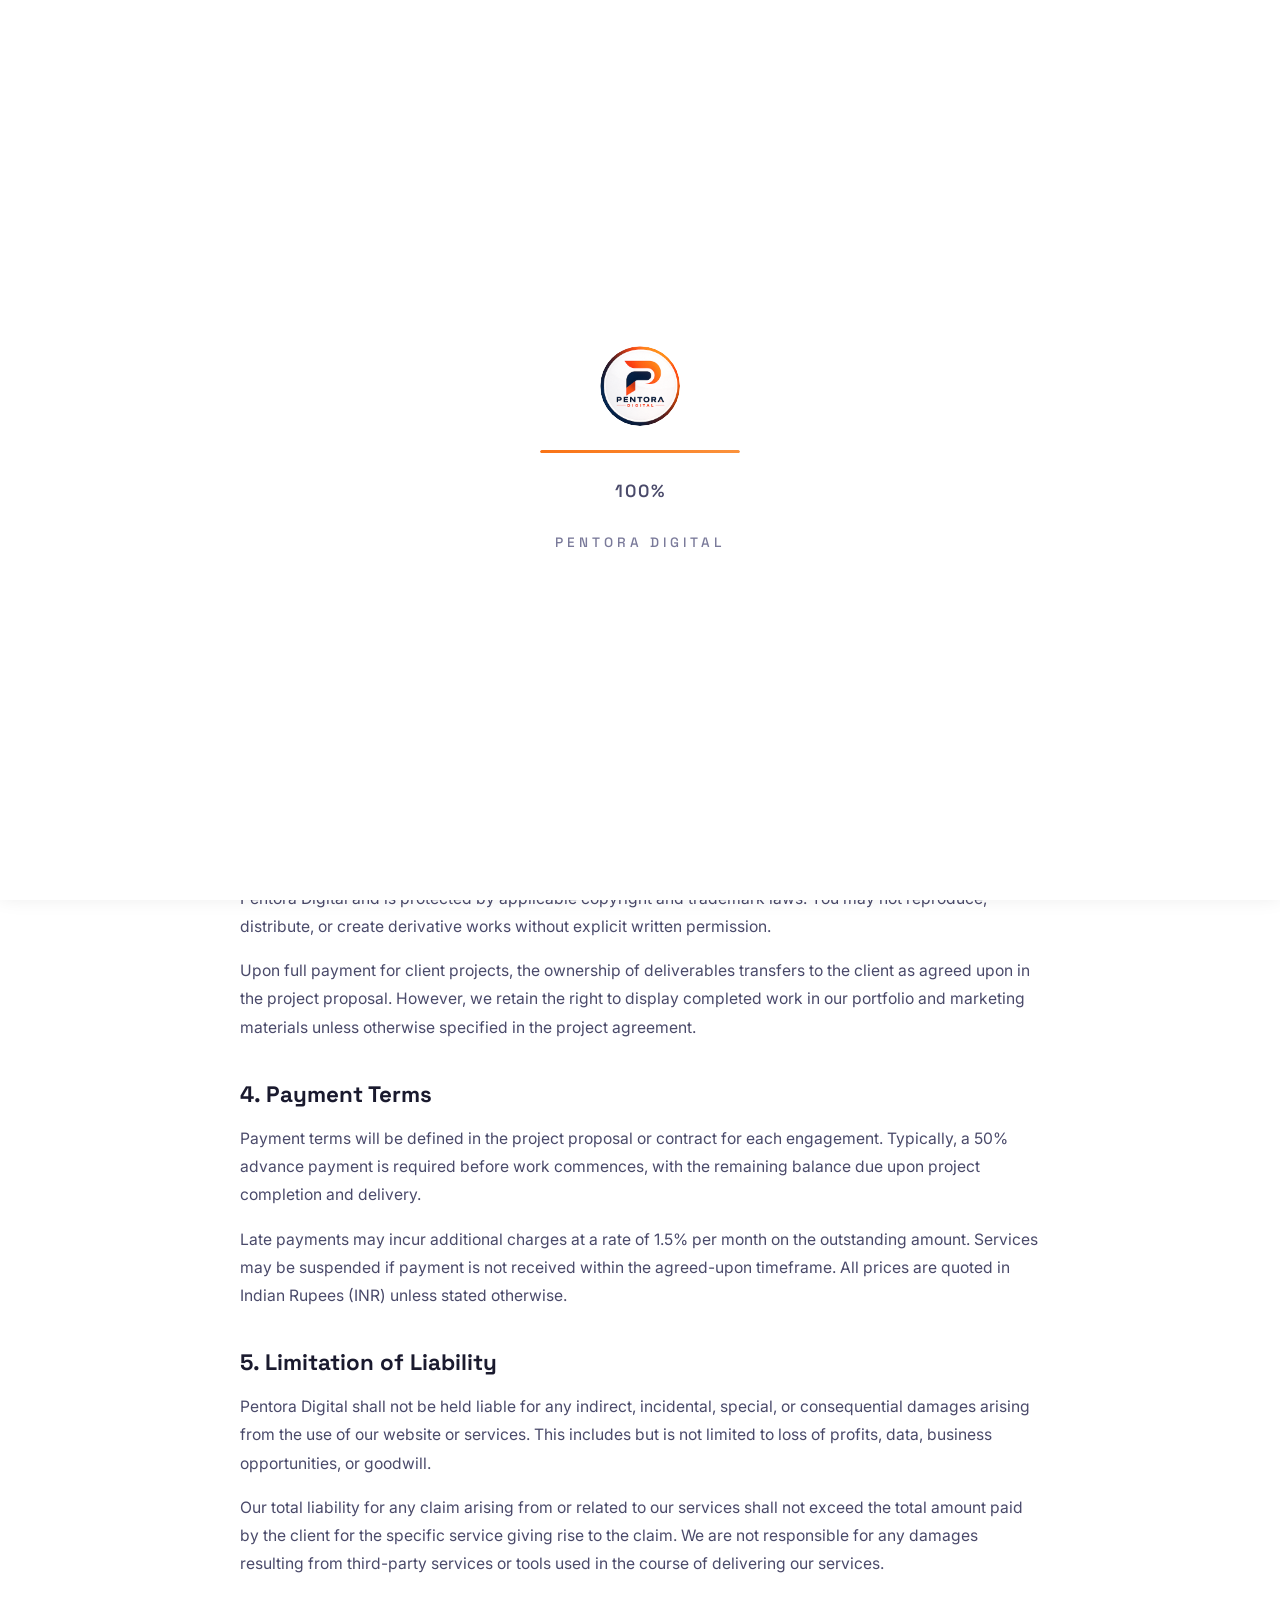
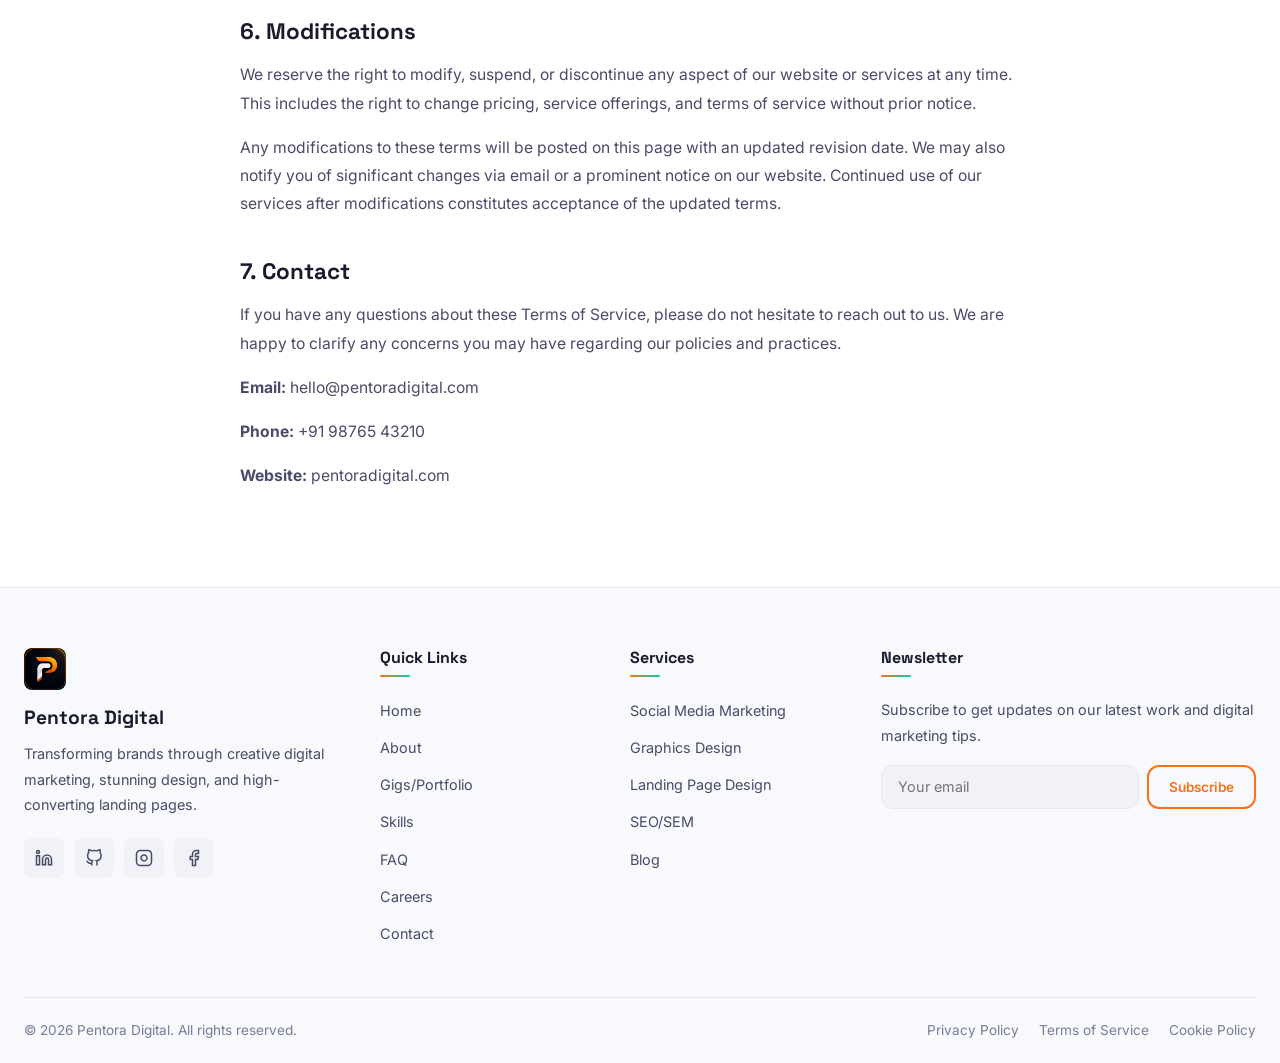
<file: terms.html>
<!DOCTYPE html>
<html lang="en">
<head>
  <meta charset="UTF-8">
  <meta name="viewport" content="width=device-width, initial-scale=1.0">
  <title>Terms of Service - Pentora Digital</title>
  <link rel="stylesheet" href="css/style.css">
  <link rel="stylesheet" href="css/upgrades.css">
</head>
<body>

<div class="page-loader" id="page-loader">
  <div class="loader-inner">
    <div class="loader-logo">
      <div class="brand-icon loader-brand"><img src="images/loader-img.png" alt="Pentora Digital"></div>
    </div>
    <div class="loader-progress">
      <div class="loader-bar"></div>
    </div>
    <div class="loader-percent">0%</div>
    <div class="loader-text">Pentora Digital</div>
  </div>
</div>

<nav class="navbar">
  <div class="container" style="display:flex;align-items:center;justify-content:space-between;width:100%">
    <a href="index.html" class="nav-brand">
      <div class="brand-icon"><img src="images/brand_icon.png" alt="Pentora Digital"></div>
    </a>
    <div class="nav-menu">
      <a href="index.html" class="nav-link" data-i18n="nav.home">Home</a>
      <a href="about.html" class="nav-link" data-i18n="nav.about">About</a>
      <a href="portfolio.html" class="nav-link" data-i18n="nav.portfolio">Gigs/Portfolio</a>
      <a href="skills.html" class="nav-link" data-i18n="nav.skills">Skills</a>
      <a href="faq.html" class="nav-link" data-i18n="nav.faq">FAQ</a>
      <a href="careers.html" class="nav-link" data-i18n="nav.careers">Careers</a>
      <a href="contact.html" class="nav-link" data-i18n="nav.contact">Contact</a>
    </div>
    <div class="nav-actions">
      <div class="nav-social">
        <a href="#" aria-label="LinkedIn"><svg viewBox="0 0 24 24" stroke="currentColor" stroke-width="2" fill="none" style="width:18px;height:18px"><path d="M16 8a6 6 0 0 1 6 6v7h-4v-7a2 2 0 0 0-2-2 2 2 0 0 0-2 2v7h-4v-7a6 6 0 0 1 6-6z"/><rect x="2" y="9" width="4" height="12"/><circle cx="4" cy="4" r="2"/></svg></a>
        <a href="#" aria-label="GitHub"><svg viewBox="0 0 24 24" stroke="currentColor" stroke-width="2" fill="none" style="width:18px;height:18px"><path d="M9 19c-5 1.5-5-2.5-7-3m14 6v-3.87a3.37 3.37 0 0 0-.94-2.61c3.14-.35 6.44-1.54 6.44-7A5.44 5.44 0 0 0 20 4.77 5.07 5.07 0 0 0 19.91 1S18.73.65 16 2.48a13.38 13.38 0 0 0-7 0C6.27.65 5.09 1 5.09 1A5.07 5.07 0 0 0 5 4.77a5.44 5.44 0 0 0-1.5 3.78c0 5.42 3.3 6.61 6.44 7A3.37 3.37 0 0 0 9 18.13V22"/></svg></a>
        <a href="#" aria-label="Instagram"><svg viewBox="0 0 24 24" stroke="currentColor" stroke-width="2" fill="none" style="width:18px;height:18px"><rect x="2" y="2" width="20" height="20" rx="5"/><path d="M16 11.37A4 4 0 1 1 12.63 8 4 4 0 0 1 16 11.37z"/><line x1="17.5" y1="6.5" x2="17.51" y2="6.5"/></svg></a>
        <a href="#" aria-label="Facebook"><svg viewBox="0 0 24 24" stroke="currentColor" stroke-width="2" fill="none" style="width:18px;height:18px"><path d="M18 2h-3a5 5 0 0 0-5 5v3H7v4h3v8h4v-8h3l1-4h-4V7a1 1 0 0 1 1-1h3z"/></svg></a>
      </div>
      <button class="theme-toggle" id="theme-toggle" aria-label="Toggle dark mode">
        <span class="icon-sun"><svg viewBox="0 0 24 24" stroke="currentColor" stroke-width="2" fill="none" style="width:20px;height:20px"><circle cx="12" cy="12" r="5"/><line x1="12" y1="1" x2="12" y2="3"/><line x1="12" y1="21" x2="12" y2="23"/><line x1="4.22" y1="4.22" x2="5.64" y2="5.64"/><line x1="18.36" y1="18.36" x2="19.78" y2="19.78"/><line x1="1" y1="12" x2="3" y2="12"/><line x1="21" y1="12" x2="23" y2="12"/><line x1="4.22" y1="19.78" x2="5.64" y2="18.36"/><line x1="18.36" y1="5.64" x2="19.78" y2="4.22"/></svg></span>
        <span class="icon-moon"><svg viewBox="0 0 24 24" stroke="currentColor" stroke-width="2" fill="none" style="width:20px;height:20px"><path d="M21 12.79A9 9 0 1 1 11.21 3 7 7 0 0 0 21 12.79z"/></svg></span>
      </button>
      <a href="contact.html" class="btn-hire" data-i18n="nav.hire">Hire Us</a>
    </div>
    <div class="hamburger" aria-label="Menu">
      <span></span><span></span><span></span>
    </div>
  </div>
</nav>
<div class="mobile-menu">
  <div class="mobile-menu-panel">
    <a href="index.html" class="mobile-nav-link" data-i18n="nav.home">Home</a>
    <a href="about.html" class="mobile-nav-link" data-i18n="nav.about">About</a>
    <a href="portfolio.html" class="mobile-nav-link" data-i18n="nav.portfolio">Gigs/Portfolio</a>
    <a href="skills.html" class="mobile-nav-link" data-i18n="nav.skills">Skills</a>
    <a href="faq.html" class="mobile-nav-link" data-i18n="nav.faq">FAQ</a>
    <a href="careers.html" class="mobile-nav-link" data-i18n="nav.careers">Careers</a>
    <a href="contact.html" class="mobile-nav-link" data-i18n="nav.contact">Contact</a>
    <div class="mobile-nav-actions"><a href="contact.html" class="btn btn-primary" style="text-align:center;justify-content:center;margin-top:16px" data-i18n="nav.hire">Hire Us</a></div>
    <div class="mobile-social">
      <a href="#" aria-label="LinkedIn"><svg viewBox="0 0 24 24" stroke="currentColor" stroke-width="2" fill="none" style="width:18px;height:18px"><path d="M16 8a6 6 0 0 1 6 6v7h-4v-7a2 2 0 0 0-2-2 2 2 0 0 0-2 2v7h-4v-7a6 6 0 0 1 6-6z"/><rect x="2" y="9" width="4" height="12"/><circle cx="4" cy="4" r="2"/></svg></a>
      <a href="#" aria-label="GitHub"><svg viewBox="0 0 24 24" stroke="currentColor" stroke-width="2" fill="none" style="width:18px;height:18px"><path d="M9 19c-5 1.5-5-2.5-7-3m14 6v-3.87a3.37 3.37 0 0 0-.94-2.61c3.14-.35 6.44-1.54 6.44-7A5.44 5.44 0 0 0 20 4.77 5.07 5.07 0 0 0 19.91 1S18.73.65 16 2.48a13.38 13.38 0 0 0-7 0C6.27.65 5.09 1 5.09 1A5.07 5.07 0 0 0 5 4.77a5.44 5.44 0 0 0-1.5 3.78c0 5.42 3.3 6.61 6.44 7A3.37 3.37 0 0 0 9 18.13V22"/></svg></a>
      <a href="#" aria-label="Instagram"><svg viewBox="0 0 24 24" stroke="currentColor" stroke-width="2" fill="none" style="width:18px;height:18px"><rect x="2" y="2" width="20" height="20" rx="5"/><path d="M16 11.37A4 4 0 1 1 12.63 8 4 4 0 0 1 16 11.37z"/><line x1="17.5" y1="6.5" x2="17.51" y2="6.5"/></svg></a>
      <a href="#" aria-label="Facebook"><svg viewBox="0 0 24 24" stroke="currentColor" stroke-width="2" fill="none" style="width:18px;height:18px"><path d="M18 2h-3a5 5 0 0 0-5 5v3H7v4h3v8h4v-8h3l1-4h-4V7a1 1 0 0 1 1-1h3z"/></svg></a>
    </div>
  </div>
</div>

<main class="legal-page">
  <div class="container">
    <div class="legal-content">
      <h1 data-i18n="terms.title">Terms of Service</h1>
      <p class="legal-date">Last updated: January 2025</p>

      <h2>1. Acceptance of Terms</h2>
      <p>By accessing and using this website and the services offered by Pentora Digital, you agree to be bound by these Terms of Service. If you do not agree with any part of these terms, you must discontinue use of our website and services immediately.</p>
      <p>We reserve the right to update or modify these terms at any time without prior notice. Your continued use of the website following any changes constitutes acceptance of those changes. It is your responsibility to review these terms periodically for updates.</p>

      <h2>2. Services</h2>
      <p>Pentora Digital provides digital marketing, graphic design, landing page design, SEO/SEM, and social media marketing services. The scope, deliverables, timelines, and pricing for each project will be outlined in a separate agreement or proposal before work begins.</p>
      <p>We reserve the right to refuse service to anyone for any reason at any time. We do not guarantee specific results from our marketing or SEO services, as outcomes depend on many external factors beyond our control.</p>

      <h2>3. Intellectual Property</h2>
      <p>All content on this website, including text, graphics, logos, images, and code, is the intellectual property of Pentora Digital and is protected by applicable copyright and trademark laws. You may not reproduce, distribute, or create derivative works without explicit written permission.</p>
      <p>Upon full payment for client projects, the ownership of deliverables transfers to the client as agreed upon in the project proposal. However, we retain the right to display completed work in our portfolio and marketing materials unless otherwise specified in the project agreement.</p>

      <h2>4. Payment Terms</h2>
      <p>Payment terms will be defined in the project proposal or contract for each engagement. Typically, a 50% advance payment is required before work commences, with the remaining balance due upon project completion and delivery.</p>
      <p>Late payments may incur additional charges at a rate of 1.5% per month on the outstanding amount. Services may be suspended if payment is not received within the agreed-upon timeframe. All prices are quoted in Indian Rupees (INR) unless stated otherwise.</p>

      <h2>5. Limitation of Liability</h2>
      <p>Pentora Digital shall not be held liable for any indirect, incidental, special, or consequential damages arising from the use of our website or services. This includes but is not limited to loss of profits, data, business opportunities, or goodwill.</p>
      <p>Our total liability for any claim arising from or related to our services shall not exceed the total amount paid by the client for the specific service giving rise to the claim. We are not responsible for any damages resulting from third-party services or tools used in the course of delivering our services.</p>

      <h2>6. Modifications</h2>
      <p>We reserve the right to modify, suspend, or discontinue any aspect of our website or services at any time. This includes the right to change pricing, service offerings, and terms of service without prior notice.</p>
      <p>Any modifications to these terms will be posted on this page with an updated revision date. We may also notify you of significant changes via email or a prominent notice on our website. Continued use of our services after modifications constitutes acceptance of the updated terms.</p>

      <h2>7. Contact</h2>
      <p>If you have any questions about these Terms of Service, please do not hesitate to reach out to us. We are happy to clarify any concerns you may have regarding our policies and practices.</p>
      <p><strong>Email:</strong> hello@pentoradigital.com</p>
      <p><strong>Phone:</strong> +91 98765 43210</p>
      <p><strong>Website:</strong> <a href="index.html">pentoradigital.com</a></p>
    </div>
  </div>
</main>

<footer class="footer">
  <div class="container">
    <div class="footer-grid">
      <div class="footer-brand">
        <div class="brand-icon"><img src="images/brand_icon.png" alt="Pentora Digital"></div>
        <h3 data-i18n="footer.company">Pentora Digital</h3>
        <p data-i18n="footer.tagline">Transforming brands through creative digital marketing, stunning design, and high-converting landing pages.</p>
        <div class="footer-social">
          <a href="#" aria-label="LinkedIn"><svg viewBox="0 0 24 24" stroke="currentColor" stroke-width="2" fill="none" style="width:18px;height:18px"><path d="M16 8a6 6 0 0 1 6 6v7h-4v-7a2 2 0 0 0-2-2 2 2 0 0 0-2 2v7h-4v-7a6 6 0 0 1 6-6z"/><rect x="2" y="9" width="4" height="12"/><circle cx="4" cy="4" r="2"/></svg></a>
          <a href="#" aria-label="GitHub"><svg viewBox="0 0 24 24" stroke="currentColor" stroke-width="2" fill="none" style="width:18px;height:18px"><path d="M9 19c-5 1.5-5-2.5-7-3m14 6v-3.87a3.37 3.37 0 0 0-.94-2.61c3.14-.35 6.44-1.54 6.44-7A5.44 5.44 0 0 0 20 4.77 5.07 5.07 0 0 0 19.91 1S18.73.65 16 2.48a13.38 13.38 0 0 0-7 0C6.27.65 5.09 1 5.09 1A5.07 5.07 0 0 0 5 4.77a5.44 5.44 0 0 0-1.5 3.78c0 5.42 3.3 6.61 6.44 7A3.37 3.37 0 0 0 9 18.13V22"/></svg></a>
          <a href="#" aria-label="Instagram"><svg viewBox="0 0 24 24" stroke="currentColor" stroke-width="2" fill="none" style="width:18px;height:18px"><rect x="2" y="2" width="20" height="20" rx="5"/><path d="M16 11.37A4 4 0 1 1 12.63 8 4 4 0 0 1 16 11.37z"/><line x1="17.5" y1="6.5" x2="17.51" y2="6.5"/></svg></a>
          <a href="#" aria-label="Facebook"><svg viewBox="0 0 24 24" stroke="currentColor" stroke-width="2" fill="none" style="width:18px;height:18px"><path d="M18 2h-3a5 5 0 0 0-5 5v3H7v4h3v8h4v-8h3l1-4h-4V7a1 1 0 0 1 1-1h3z"/></svg></a>
        </div>
      </div>
      <div class="footer-column">
        <h4 data-i18n="footer.quick">Quick Links</h4>
        <ul>
          <li><a href="index.html" data-i18n="nav.home">Home</a></li>
          <li><a href="about.html" data-i18n="nav.about">About</a></li>
          <li><a href="portfolio.html" data-i18n="nav.portfolio">Gigs/Portfolio</a></li>
          <li><a href="skills.html" data-i18n="nav.skills">Skills</a></li>
          <li><a href="faq.html" data-i18n="nav.faq">FAQ</a></li>
          <li><a href="careers.html" data-i18n="nav.careers">Careers</a></li>
          <li><a href="contact.html" data-i18n="nav.contact">Contact</a></li>
        </ul>
      </div>
      <div class="footer-column">
        <h4 data-i18n="footer.services">Services</h4>
        <ul>
          <li><a href="portfolio.html" data-i18n="footer.smm">Social Media Marketing</a></li>
          <li><a href="portfolio.html" data-i18n="footer.gd">Graphics Design</a></li>
          <li><a href="portfolio.html" data-i18n="footer.lpd">Landing Page Design</a></li>
          <li><a href="portfolio.html" data-i18n="footer.seo">SEO/SEM</a></li>
          <li><a href="blog.html">Blog</a></li>
        </ul>
      </div>
      <div class="footer-column footer-newsletter">
        <h4 data-i18n="footer.newsletter">Newsletter</h4>
        <p data-i18n="footer.newsletter-desc">Subscribe to get updates on our latest work and digital marketing tips.</p>
        <form class="newsletter-form">
          <input type="email" placeholder="Your email" required>
          <button type="submit" data-i18n="footer.subscribe">Subscribe</button>
        </form>
      </div>
    </div>
    <div class="footer-bottom">
      <p data-i18n="footer.rights">&copy; 2026 Pentora Digital. All rights reserved.</p>
      <div class="footer-bottom-links">
        <a href="privacy.html" data-i18n="footer.privacy">Privacy Policy</a>
        <a href="terms.html" data-i18n="footer.terms">Terms of Service</a>
        <a href="cookie-policy.html" data-i18n="footer.cookie">Cookie Policy</a>
      </div>
    </div>
  </div>
</footer>

<script src="js/main.js"></script>
<script src="js/upgrades.js"></script>
</body>
</html>
</file>
<file: css/style.css>
/* ============================================
   ABHISHEK MOHAJAN - DIGITAL AGENCY PORTFOLIO
   ============================================ */

/* --- Google Fonts Import --- */
@import url('https://fonts.googleapis.com/css2?family=Inter:wght@300;400;500;600;700;800;900&family=Space+Grotesk:wght@400;500;600;700&display=swap');

/* --- CSS Custom Properties (Light Theme) --- */
:root {
  --primary: #f97316;
  --primary-light: #fb923c;
  --primary-dark: #ea580c;
  --primary-glow: rgba(249, 115, 22, 0.3);
  --accent: #00d4aa;
  --accent-dark: #00b894;
  --accent-glow: rgba(0, 212, 170, 0.3);

  --bg-primary: #ffffff;
  --bg-secondary: #f8f9fc;
  --bg-tertiary: #f0f2f7;
  --bg-card: #ffffff;
  --bg-card-hover: #f8f9fc;
  --bg-overlay: rgba(0, 0, 0, 0.5);

  --text-primary: #1a1a2e;
  --text-secondary: #4a4a6a;
  --text-tertiary: #7a7a9a;
  --text-inverse: #ffffff;

  --border-color: #e5e7f0;
  --border-light: #f0f2f7;

  --shadow-sm: 0 2px 8px rgba(0, 0, 0, 0.06);
  --shadow-md: 0 4px 20px rgba(0, 0, 0, 0.08);
  --shadow-lg: 0 8px 40px rgba(0, 0, 0, 0.1);
  --shadow-xl: 0 20px 60px rgba(0, 0, 0, 0.12);
  --shadow-glow: 0 0 30px var(--primary-glow);

  --radius-sm: 8px;
  --radius-md: 12px;
  --radius-lg: 16px;
  --radius-xl: 24px;
  --radius-full: 9999px;

  --font-primary: 'Inter', -apple-system, BlinkMacSystemFont, sans-serif;
  --font-heading: 'Space Grotesk', 'Inter', sans-serif;

  --transition-fast: 0.2s ease;
  --transition-base: 0.3s ease;
  --transition-slow: 0.5s ease;
  --transition-spring: 0.4s cubic-bezier(0.34, 1.56, 0.64, 1);

  --navbar-height: 72px;
  --container-max: 1200px;
  --container-wide: 1400px;
}

/* --- Dark Theme --- */
[data-theme="dark"] {
  --primary: #fb923c;
  --primary-light: #fdba74;
  --primary-dark: #f97316;
  --primary-glow: rgba(251, 146, 60, 0.25);
  --accent: #00d4aa;
  --accent-dark: #00f5c4;
  --accent-glow: rgba(0, 212, 170, 0.25);

  --bg-primary: #0f0f1a;
  --bg-secondary: #161625;
  --bg-tertiary: #1e1e30;
  --bg-card: #1a1a2e;
  --bg-card-hover: #22223a;
  --bg-overlay: rgba(0, 0, 0, 0.7);

  --text-primary: #e8e8f0;
  --text-secondary: #b0b0cc;
  --text-tertiary: #7a7a9a;
  --text-inverse: #0f0f1a;

  --border-color: #2a2a40;
  --border-light: #1e1e30;

  --shadow-sm: 0 2px 8px rgba(0, 0, 0, 0.3);
  --shadow-md: 0 4px 20px rgba(0, 0, 0, 0.4);
  --shadow-lg: 0 8px 40px rgba(0, 0, 0, 0.5);
  --shadow-xl: 0 20px 60px rgba(0, 0, 0, 0.6);
}

/* --- Reset & Base --- */
*,
*::before,
*::after {
  margin: 0;
  padding: 0;
  box-sizing: border-box;
}

html {
  scroll-behavior: smooth;
  font-size: 16px;
  -webkit-text-size-adjust: 100%;
}

body {
  font-family: var(--font-primary);
  background-color: var(--bg-primary);
  color: var(--text-primary);
  line-height: 1.7;
  overflow-x: hidden;
  transition: background-color var(--transition-base), color var(--transition-base);
}

a {
  text-decoration: none;
  color: inherit;
  transition: color var(--transition-fast);
}

img {
  max-width: 100%;
  height: auto;
  display: block;
}

ul, ol {
  list-style: none;
}

button {
  border: none;
  background: none;
  cursor: pointer;
  font-family: inherit;
  font-size: inherit;
}

input, textarea {
  font-family: inherit;
  font-size: inherit;
  border: none;
  outline: none;
}

/* --- Scrollbar --- */
::-webkit-scrollbar {
  width: 8px;
}

::-webkit-scrollbar-track {
  background: var(--bg-secondary);
}

::-webkit-scrollbar-thumb {
  background: var(--primary);
  border-radius: var(--radius-full);
}

::-webkit-scrollbar-thumb:hover {
  background: var(--primary-dark);
}

/* --- Page Loading Overlay --- */
/* ============================================
   PREMIUM PRELOADER
   ============================================ */
.page-loader {
  position: fixed;
  inset: 0;
  z-index: 9999;
  background: var(--bg-primary);
  display: flex;
  align-items: center;
  justify-content: center;
  transition: opacity 0.6s cubic-bezier(0.4, 0, 0.2, 1),
              visibility 0.6s cubic-bezier(0.4, 0, 0.2, 1);
}

.page-loader.loaded {
  opacity: 0;
  visibility: hidden;
  pointer-events: none;
}

.loader-inner {
  display: flex;
  flex-direction: column;
  align-items: center;
  gap: 24px;
}

/* --- Logo --- */
.loader-logo {
  position: relative;
}

.loader-brand {
  width: 80px;
  height: 80px;
  font-size: 1.8rem;
  border-radius: 50%;
  opacity: 0;
  transform: scale(0.6);
  animation: loaderLogoIn 0.8s cubic-bezier(0.34, 1.56, 0.64, 1) 0.2s forwards;
  box-shadow: 0 0 0 0 var(--primary-glow);
  overflow: hidden;
}

.loader-brand img {
  width: 100%;
  height: 100%;
  object-fit: cover;
  border-radius: 50%;
}

.loader-brand::after {
  content: '';
  position: absolute;
  inset: -4px;
  border-radius: inherit;
  background: linear-gradient(135deg, var(--primary), var(--primary-light), var(--accent));
  z-index: -1;
  opacity: 0;
  animation: loaderRingPulse 2s ease-in-out infinite;
}

@keyframes loaderLogoIn {
  0% {
    opacity: 0;
    transform: scale(0.6);
    filter: blur(8px);
  }
  100% {
    opacity: 1;
    transform: scale(1);
    filter: blur(0);
  }
}

@keyframes loaderRingPulse {
  0%, 100% {
    opacity: 0;
    transform: scale(0.85);
  }
  50% {
    opacity: 0.15;
    transform: scale(1.15);
  }
}

/* --- Progress Bar --- */
.loader-progress {
  width: 200px;
  height: 3px;
  background: var(--bg-tertiary);
  border-radius: 4px;
  overflow: hidden;
  opacity: 0;
  animation: loaderFadeIn 0.5s ease 0.6s forwards;
}

.loader-bar {
  height: 100%;
  width: 0%;
  background: linear-gradient(90deg, var(--primary), var(--primary-light), var(--accent));
  background-size: 200% 100%;
  border-radius: 4px;
  transition: width 0.1s ease;
  animation: loaderBarShimmer 2s linear infinite;
}

@keyframes loaderBarShimmer {
  0% { background-position: 200% 0; }
  100% { background-position: -200% 0; }
}

/* --- Percentage --- */
.loader-percent {
  font-family: var(--font-heading);
  font-size: 1.1rem;
  font-weight: 600;
  color: var(--text-secondary);
  letter-spacing: 2px;
  opacity: 0;
  animation: loaderFadeIn 0.5s ease 0.6s forwards;
}

/* --- Agency Name --- */
.loader-text {
  font-family: var(--font-heading);
  font-size: 0.85rem;
  font-weight: 500;
  color: var(--text-tertiary);
  letter-spacing: 4px;
  text-transform: uppercase;
  opacity: 0;
  animation: loaderFadeIn 0.5s ease 0.8s forwards;
}

@keyframes loaderFadeIn {
  0% {
    opacity: 0;
    transform: translateY(8px);
  }
  100% {
    opacity: 1;
    transform: translateY(0);
  }
}

/* --- Exit animation: curtain reveal --- */
.page-loader.exit {
  animation: loaderCurtain 0.4s cubic-bezier(0.4, 0, 0.2, 1) forwards;
}

@keyframes loaderCurtain {
  0% {
    clip-path: inset(0 0 0 0);
    opacity: 1;
  }
  100% {
    clip-path: inset(0 0 100% 0);
    opacity: 0;
  }
}

/* --- Dark mode preloader --- */
[data-theme="dark"] .page-loader {
  background: #0f0f1a;
}

[data-theme="dark"] .loader-progress {
  background: #1e1e30;
}

[data-theme="dark"] .loader-percent {
  color: #b0b0cc;
}

[data-theme="dark"] .loader-text {
  color: #7a7a9a;
}

/* --- Layout --- */
.container {
  width: 100%;
  max-width: var(--container-max);
  margin: 0 auto;
  padding: 0 24px;
}

.container-wide {
  max-width: var(--container-wide);
}

.section {
  padding: 100px 0;
}

.section-sm {
  padding: 60px 0;
}

.section-alt {
  background: var(--bg-secondary);
}

/* --- Typography --- */
h1, h2, h3, h4, h5, h6 {
  font-family: var(--font-heading);
  font-weight: 700;
  line-height: 1.2;
  color: var(--text-primary);
}

h1 { font-size: clamp(2.2rem, 5vw, 3.5rem); }
h2 { font-size: clamp(1.8rem, 4vw, 2.8rem); }
h3 { font-size: clamp(1.3rem, 3vw, 1.8rem); }
h4 { font-size: clamp(1.1rem, 2vw, 1.3rem); }

p {
  color: var(--text-secondary);
  line-height: 1.8;
}

.section-header {
  text-align: center;
  margin-bottom: 60px;
}

.section-header .section-tag {
  display: inline-block;
  font-size: 0.85rem;
  font-weight: 600;
  color: var(--primary);
  background: var(--primary-glow);
  padding: 6px 16px;
  border-radius: var(--radius-full);
  margin-bottom: 16px;
  letter-spacing: 1px;
  text-transform: uppercase;
}

.section-header h2 {
  margin-bottom: 16px;
}

.section-header p {
  max-width: 600px;
  margin: 0 auto;
  font-size: 1.05rem;
}

/* --- Buttons --- */
.btn {
  display: inline-flex;
  align-items: center;
  gap: 8px;
  padding: 14px 32px;
  border-radius: var(--radius-full);
  font-weight: 600;
  font-size: 0.95rem;
  transition: all var(--transition-base);
  cursor: pointer;
  border: 2px solid transparent;
  white-space: nowrap;
}

.btn-primary {
  background: linear-gradient(135deg, var(--primary), var(--primary-dark));
  color: #fff;
  box-shadow: 0 4px 15px var(--primary-glow);
}

.btn-primary:hover {
  transform: translateY(-2px);
  box-shadow: 0 8px 25px var(--primary-glow);
}

.btn-secondary {
  background: transparent;
  color: var(--primary);
  border-color: var(--primary);
}

.btn-secondary:hover {
  background: var(--primary);
  color: #fff;
  transform: translateY(-2px);
}

.btn-accent {
  background: linear-gradient(135deg, var(--accent), var(--accent-dark));
  color: #fff;
  box-shadow: 0 4px 15px var(--accent-glow);
}

.btn-accent:hover {
  transform: translateY(-2px);
  box-shadow: 0 8px 25px var(--accent-glow);
}

.btn-sm {
  padding: 10px 22px;
  font-size: 0.85rem;
}

.btn-lg {
  padding: 18px 40px;
  font-size: 1.05rem;
}

.btn-outline-light {
  background: transparent;
  color: #fff;
  border: 2px solid rgba(255, 255, 255, 0.6);
}

.btn-outline-light:hover {
  background: rgba(255, 255, 255, 0.15);
  border-color: #fff;
  color: #fff;
  transform: translateY(-2px);
}

.btn-outline {
  background: transparent;
  color: var(--primary);
  border: 2px solid var(--primary);
  transition: all 0.3s ease;
}

.btn-outline:hover {
  background: rgba(249, 115, 22, 0.08);
  border-color: var(--primary-dark);
  color: var(--primary-dark);
  transform: translateY(-2px);
  box-shadow: 0 4px 15px rgba(249, 115, 22, 0.15);
}

/* --- Animations --- */
.fade-in {
  opacity: 0;
  transform: translateY(30px);
  transition: opacity 0.6s ease, transform 0.6s ease;
}

.fade-in.visible {
  opacity: 1;
  transform: translateY(0);
}

.fade-in-left {
  opacity: 0;
  transform: translateX(-40px);
  transition: opacity 0.6s ease, transform 0.6s ease;
}

.fade-in-left.visible {
  opacity: 1;
  transform: translateX(0);
}

.fade-in-right {
  opacity: 0;
  transform: translateX(40px);
  transition: opacity 0.6s ease, transform 0.6s ease;
}

.fade-in-right.visible {
  opacity: 1;
  transform: translateX(0);
}

.scale-in {
  opacity: 0;
  transform: scale(0.9);
  transition: opacity 0.6s ease, transform 0.6s ease;
}

.scale-in.visible {
  opacity: 1;
  transform: scale(1);
}

/* Stagger children */
.stagger-children > * {
  opacity: 0;
  transform: translateY(20px);
  transition: opacity 0.5s ease, transform 0.5s ease;
}

.stagger-children.visible > *:nth-child(1) { transition-delay: 0.1s; }
.stagger-children.visible > *:nth-child(2) { transition-delay: 0.2s; }
.stagger-children.visible > *:nth-child(3) { transition-delay: 0.3s; }
.stagger-children.visible > *:nth-child(4) { transition-delay: 0.4s; }
.stagger-children.visible > *:nth-child(5) { transition-delay: 0.5s; }
.stagger-children.visible > *:nth-child(6) { transition-delay: 0.6s; }

.stagger-children.visible > * {
  opacity: 1;
  transform: translateY(0);
}

/* --- NAVBAR --- */
.navbar {
  position: fixed;
  top: 0;
  left: 0;
  right: 0;
  z-index: 1000;
  height: var(--navbar-height);
  display: flex;
  align-items: center;
  background: rgba(255, 255, 255, 0.85);
  backdrop-filter: blur(20px);
  -webkit-backdrop-filter: blur(20px);
  border-bottom: 1px solid var(--border-light);
  transition: all var(--transition-base);
}

[data-theme="dark"] .navbar {
  background: rgba(15, 15, 26, 0.85);
  border-bottom-color: var(--border-color);
}

[data-theme="dark"] .btn-hire {
  border-color: rgba(255,255,255,0.15);
  color: #e8e8f0;
}

[data-theme="dark"] .btn-hire:hover {
  border-color: var(--primary);
  color: var(--primary);
}

.navbar.scrolled {
  box-shadow: var(--shadow-md);
}

.navbar .container {
  display: flex;
  align-items: center;
  justify-content: space-between;
  width: 100%;
  max-width: var(--container-wide);
  padding-left: 32px;
  padding-right: 32px;
}

.nav-brand {
  display: flex;
  align-items: center;
  gap: 10px;
  font-family: var(--font-heading);
  font-size: 1.35rem;
  font-weight: 700;
  color: var(--text-primary);
}

.nav-brand .brand-icon {
  width: 38px;
  height: 38px;
  background: linear-gradient(135deg, var(--primary), var(--accent));
  border-radius: var(--radius-sm);
  display: flex;
  align-items: center;
  justify-content: center;
  color: #fff;
  font-size: 1.1rem;
  font-weight: 800;
  overflow: hidden;
}

.nav-brand .brand-icon img {
  width: 100%;
  height: 100%;
  object-fit: cover;
  border-radius: var(--radius-sm);
}

.nav-menu {
  display: flex;
  align-items: center;
  gap: 8px;
}

.nav-link {
  padding: 8px 16px;
  font-size: 0.92rem;
  font-weight: 500;
  color: var(--text-secondary);
  border-radius: var(--radius-sm);
  transition: all var(--transition-fast);
  position: relative;
}

.nav-link:hover,
.nav-link.active {
  color: var(--primary);
  background: var(--primary-glow);
}

.nav-actions {
  display: flex;
  align-items: center;
  gap: 12px;
}

.nav-social {
  display: flex;
  align-items: center;
  gap: 4px;
}

.nav-social a {
  width: 36px;
  height: 36px;
  display: flex;
  align-items: center;
  justify-content: center;
  border-radius: var(--radius-sm);
  color: var(--text-tertiary);
  transition: all var(--transition-fast);
  font-size: 1rem;
}

.nav-social a:hover {
  color: var(--primary);
  background: var(--primary-glow);
}

/* Dark Mode Toggle */
.theme-toggle {
  width: 40px;
  height: 40px;
  display: flex;
  align-items: center;
  justify-content: center;
  border-radius: var(--radius-sm);
  color: var(--text-secondary);
  transition: all var(--transition-fast);
  font-size: 1.15rem;
}

.theme-toggle:hover {
  color: var(--primary);
  background: var(--primary-glow);
}

.theme-toggle .icon-sun,
.theme-toggle .icon-moon {
  transition: all var(--transition-base);
}

[data-theme="dark"] .theme-toggle .icon-sun { display: inline; }
[data-theme="dark"] .theme-toggle .icon-moon { display: none; }
:root:not([data-theme="dark"]) .theme-toggle .icon-sun { display: none; }
:root:not([data-theme="dark"]) .theme-toggle .icon-moon { display: inline; }

/* Hire Me Button */
.btn-hire {
  position: relative;
  background: transparent;
  color: var(--text-primary);
  padding: 10px 28px;
  border-radius: var(--radius-full);
  font-weight: 700;
  font-size: 0.9rem;
  letter-spacing: 0.3px;
  transition: all 0.3s ease;
  border: 2px solid var(--border-color);
  overflow: hidden;
  z-index: 1;
}

.btn-hire::before {
  content: '';
  position: absolute;
  inset: -2px;
  border-radius: var(--radius-full);
  background: linear-gradient(135deg, #f97316, #fb923c, #fdba74, #ea580c, #f97316);
  background-size: 400% 400%;
  animation: hireBorderGlow 5s ease infinite;
  z-index: -1;
  opacity: 0;
  transition: opacity 0.4s ease;
}

.btn-hire::after {
  content: '';
  position: absolute;
  top: -50%;
  left: -50%;
  width: 200%;
  height: 200%;
  background: linear-gradient(
    45deg,
    transparent 20%,
    rgba(255,255,255,0.2) 50%,
    transparent 80%
  );
  transform: translateX(-100%) rotate(45deg);
  transition: none;
}

.btn-hire:hover {
  border-color: var(--primary);
  color: var(--primary);
  transform: translateY(-2px);
}

.btn-hire:hover::before {
  opacity: 0;
}

.btn-hire:hover::after {
  animation: none;
}

@keyframes hireBorderGlow {
  0% { background-position: 0% 50%; }
  50% { background-position: 100% 50%; }
  100% { background-position: 0% 50%; }
}

@keyframes hireShine {
  0% { transform: translateX(-100%) rotate(45deg); }
  100% { transform: translateX(100%) rotate(45deg); }
}

/* Hamburger */
.hamburger {
  display: none;
  flex-direction: column;
  justify-content: center;
  gap: 5px;
  width: 44px;
  height: 44px;
  padding: 8px;
  cursor: pointer;
  z-index: 1001;
  -webkit-tap-highlight-color: transparent;
}

.hamburger span {
  display: block;
  width: 100%;
  height: 2.5px;
  background: var(--text-primary);
  border-radius: 2px;
  transition: all var(--transition-base);
  transform-origin: center;
}

.hamburger.active span:nth-child(1) {
  transform: rotate(45deg) translate(5px, 5px);
}

.hamburger.active span:nth-child(2) {
  opacity: 0;
  transform: scaleX(0);
}

.hamburger.active span:nth-child(3) {
  transform: rotate(-45deg) translate(5px, -5px);
}

/* --- Mobile Menu --- */
.mobile-menu {
  display: none;
  position: fixed;
  inset: 0;
  z-index: 999;
  background: rgba(0, 0, 0, 0.5);
  backdrop-filter: blur(4px);
  -webkit-backdrop-filter: blur(4px);
  opacity: 0;
  visibility: hidden;
  transition: opacity 0.35s ease, visibility 0.35s ease;
}

.mobile-menu.active {
  opacity: 1;
  visibility: visible;
}

.mobile-menu-panel {
  position: absolute;
  right: 0;
  top: 0;
  bottom: 0;
  width: 320px;
  max-width: 85vw;
  background: var(--bg-primary);
  padding: 100px 32px 40px;
  transform: translateX(100%);
  transition: transform 0.35s cubic-bezier(0.4, 0, 0.2, 1);
  overflow-y: auto;
  box-shadow: -8px 0 40px rgba(0, 0, 0, 0.15);
  overscroll-behavior: contain;
}

.mobile-menu.active .mobile-menu-panel {
  transform: translateX(0);
}

.mobile-menu .mobile-nav-link {
  display: flex;
  align-items: center;
  min-height: 48px;
  padding: 12px 0;
  font-size: 1.1rem;
  font-weight: 500;
  color: var(--text-secondary);
  border-bottom: 1px solid var(--border-light);
  transition: color 0.25s ease, padding-left 0.25s ease;
  -webkit-tap-highlight-color: transparent;
}

.mobile-menu .mobile-nav-link:hover,
.mobile-menu .mobile-nav-link.active {
  color: var(--primary);
  padding-left: 8px;
}

.mobile-menu .mobile-nav-link.active {
  font-weight: 700;
}

.mobile-menu .mobile-nav-actions {
  margin-top: 28px;
  display: flex;
  flex-direction: column;
  gap: 12px;
}

.mobile-menu .mobile-nav-actions .btn-primary {
  background: #fff;
  color: #1a1a2e;
  border: none;
  border-radius: 12px;
  padding: 14px 24px;
  font-size: 1rem;
  font-weight: 600;
  text-align: center;
  justify-content: center;
  box-shadow: 0 4px 20px rgba(255, 255, 255, 0.15);
  transition: all 0.3s ease;
}

.mobile-menu .mobile-nav-actions .btn-primary:hover {
  background: #f1f1f1;
  transform: translateY(-2px);
  box-shadow: 0 8px 30px rgba(255, 255, 255, 0.25);
}

.mobile-menu .mobile-social {
  display: flex;
  gap: 12px;
  margin-top: 28px;
}

.mobile-menu .mobile-social a {
  width: 44px;
  height: 44px;
  display: flex;
  align-items: center;
  justify-content: center;
  border-radius: var(--radius-sm);
  background: var(--bg-tertiary);
  color: var(--text-secondary);
  font-size: 1.1rem;
  transition: all 0.25s ease;
  -webkit-tap-highlight-color: transparent;
}

.mobile-menu .mobile-social a:hover {
  background: var(--primary);
  color: #fff;
}

/* ============================================
   HOME PAGE - HERO
   ============================================ */
.hero {
  min-height: 100vh;
  display: flex;
  align-items: center;
  padding-top: var(--navbar-height);
  position: relative;
  overflow: hidden;
  background: var(--bg-primary);
}

.hero::before {
  content: '';
  position: absolute;
  top: -50%;
  right: -30%;
  width: 800px;
  height: 800px;
  background: radial-gradient(circle, var(--primary-glow), transparent 70%);
  pointer-events: none;
  animation: heroPulse 6s ease-in-out infinite alternate;
}

.hero::after {
  content: '';
  position: absolute;
  bottom: -30%;
  left: -20%;
  width: 600px;
  height: 600px;
  background: radial-gradient(circle, var(--accent-glow), transparent 70%);
  pointer-events: none;
  animation: heroPulse 8s ease-in-out infinite alternate-reverse;
}

@keyframes heroPulse {
  from { transform: scale(1); opacity: 0.5; }
  to { transform: scale(1.2); opacity: 0.8; }
}

.hero .container {
  position: relative;
  z-index: 1;
  display: grid;
  grid-template-columns: 1fr 1fr;
  gap: 60px;
  align-items: center;
}

.hero-content {
  max-width: 560px;
  text-align: left;
}

/* Hero entrance animation after preloader */
.hero-content.animate-in > * {
  animation: heroFadeUp 0.45s cubic-bezier(0.25, 0.46, 0.45, 0.94) forwards;
}

.hero-content.animate-in > *:nth-child(1) { animation-delay: 0s; }
.hero-content.animate-in > *:nth-child(2) { animation-delay: 0.05s; }
.hero-content.animate-in > *:nth-child(3) { animation-delay: 0.1s; }
.hero-content.animate-in > *:nth-child(4) { animation-delay: 0.15s; }
.hero-content.animate-in > *:nth-child(5) { animation-delay: 0.2s; }

.hero-visual.animate-in > * {
  animation: heroFadeUp 0.5s cubic-bezier(0.25, 0.46, 0.45, 0.94) forwards;
}

.hero-visual.animate-in > *:nth-child(1) { animation-delay: 0.05s; }
.hero-visual.animate-in > *:nth-child(2) { animation-delay: 0.1s; }
.hero-visual.animate-in > *:nth-child(3) { animation-delay: 0.15s; }

@keyframes heroFadeUp {
  0% {
    opacity: 0;
    transform: translateY(24px);
  }
  100% {
    opacity: 1;
    transform: translateY(0);
  }
}

.hero-badge {
  display: inline-flex;
  align-items: center;
  gap: 8px;
  background: var(--bg-tertiary);
  border: 1px solid var(--border-color);
  padding: 8px 18px;
  border-radius: var(--radius-full);
  font-size: 0.85rem;
  font-weight: 500;
  color: var(--text-secondary);
  margin-bottom: 24px;
}

.hero-badge .badge-dot {
  width: 8px;
  height: 8px;
  background: var(--accent);
  border-radius: 50%;
  animation: pulse 2s ease-in-out infinite;
}

@keyframes pulse {
  0%, 100% { opacity: 1; transform: scale(1); }
  50% { opacity: 0.5; transform: scale(1.5); }
}

.hero-content h1 {
  margin-bottom: 20px;
  font-size: clamp(2.5rem, 5.5vw, 4rem);
  line-height: 1.1;
}

.hero-content h1 .gradient-text {
  background: linear-gradient(135deg, var(--primary), var(--accent));
  -webkit-background-clip: text;
  -webkit-text-fill-color: transparent;
  background-clip: text;
}

.hero-content .hero-desc {
  font-size: 1.1rem;
  color: var(--text-secondary);
  margin-bottom: 32px;
  line-height: 1.8;
}

.hero-buttons {
  display: flex;
  gap: 16px;
  flex-wrap: wrap;
  margin-bottom: 48px;
  align-items: center;
}

.hero-stats {
  display: flex;
  gap: 40px;
}

.hero-stat .stat-number {
  font-family: var(--font-heading);
  font-size: 1.8rem;
  font-weight: 700;
  color: var(--text-primary);
}

.hero-stat .stat-label {
  font-size: 0.85rem;
  color: var(--text-tertiary);
}

.hero-visual {
  display: flex;
  align-items: center;
  justify-content: center;
  position: relative;
}

.hero-image-wrapper {
  position: relative;
  width: 420px;
  height: 420px;
}

.hero-image {
  width: 100%;
  height: 100%;
  border-radius: var(--radius-xl);
  background: linear-gradient(135deg, var(--primary), var(--accent));
  display: flex;
  align-items: center;
  justify-content: center;
  font-size: 8rem;
  color: rgba(255, 255, 255, 0.9);
  position: relative;
  overflow: hidden;
}

.hero-image::before {
  content: '';
  position: absolute;
  inset: 0;
  background: url('data:image/svg+xml,<svg xmlns="http://www.w3.org/2000/svg" viewBox="0 0 100 100"><defs><pattern id="grain" width="100" height="100" patternUnits="userSpaceOnUse"><circle cx="25" cy="25" r="1" fill="rgba(255,255,255,0.1)"/><circle cx="75" cy="75" r="1" fill="rgba(255,255,255,0.1)"/><circle cx="50" cy="10" r="0.5" fill="rgba(255,255,255,0.08)"/></pattern></defs><rect fill="url(%23grain)" width="100" height="100"/></svg>');
  opacity: 0.5;
}

.hero-float-card {
  position: absolute;
  background: var(--bg-card);
  border: 1px solid var(--border-color);
  border-radius: var(--radius-md);
  padding: 14px 18px;
  box-shadow: var(--shadow-lg);
  display: flex;
  align-items: center;
  gap: 10px;
  font-size: 0.85rem;
  font-weight: 500;
  animation: float 3s ease-in-out infinite;
  white-space: nowrap;
}

.hero-float-card:nth-child(2) {
  top: 20px;
  right: -30px;
  animation-delay: 0.5s;
}

.hero-float-card:nth-child(3) {
  bottom: 40px;
  left: -40px;
  animation-delay: 1s;
}

.hero-float-card .float-icon {
  width: 36px;
  height: 36px;
  border-radius: var(--radius-sm);
  display: flex;
  align-items: center;
  justify-content: center;
  font-size: 1rem;
}

.hero-float-card:nth-child(2) .float-icon {
  background: rgba(0, 212, 170, 0.15);
  color: var(--accent);
}

.hero-float-card:nth-child(3) .float-icon {
  background: var(--primary-glow);
  color: var(--primary);
}

@keyframes float {
  0%, 100% { transform: translateY(0); }
  50% { transform: translateY(-8px); }
}

/* ============================================
   SERVICES SECTION
   ============================================ */
.services-grid {
  display: grid;
  grid-template-columns: repeat(3, 1fr);
  gap: 30px;
}

.service-card {
  background: var(--bg-card);
  border: 1px solid var(--border-color);
  border-radius: var(--radius-lg);
  padding: 40px 32px;
  transition: all var(--transition-base);
  position: relative;
  overflow: hidden;
}

.service-card::before {
  content: '';
  position: absolute;
  top: 0;
  left: 0;
  right: 0;
  height: 3px;
  background: linear-gradient(90deg, var(--primary), var(--accent));
  transform: scaleX(0);
  transition: transform var(--transition-base);
}

.service-card:hover {
  transform: translateY(-6px);
  box-shadow: var(--shadow-lg);
  border-color: var(--primary);
}

.service-card:hover::before {
  transform: scaleX(1);
}

.service-icon {
  width: 60px;
  height: 60px;
  border-radius: var(--radius-md);
  display: flex;
  align-items: center;
  justify-content: center;
  font-size: 1.5rem;
  margin-bottom: 24px;
  background: var(--primary-glow);
  color: var(--primary);
}

.service-card h3 {
  margin-bottom: 12px;
}

.service-card p {
  font-size: 0.95rem;
  margin-bottom: 20px;
}

.service-card .service-link {
  display: inline-flex;
  align-items: center;
  gap: 6px;
  font-size: 0.9rem;
  font-weight: 600;
  color: var(--primary);
  transition: gap var(--transition-fast);
}

.service-card:hover .service-link {
  gap: 10px;
}

/* ============================================
   PORTFOLIO / GIGS
   ============================================ */
.portfolio-section {
  padding: 60px 0 80px;
}

.portfolio-filter {
  display: flex;
  justify-content: center;
  gap: 10px;
  margin-bottom: 40px;
  flex-wrap: wrap;
}

.filter-btn {
  padding: 10px 24px;
  border-radius: var(--radius-full);
  font-size: 0.9rem;
  font-weight: 500;
  color: var(--text-secondary);
  background: var(--bg-tertiary);
  border: 1px solid var(--border-color);
  transition: all 0.3s cubic-bezier(0.25, 0.46, 0.45, 0.94);
  cursor: pointer;
}

.filter-btn:hover {
  border-color: var(--primary);
  color: var(--primary);
  background: var(--primary-glow);
}

.filter-btn:hover,
.filter-btn.active {
  background: #fff;
  color: #1a1a2e;
  border-color: #fff;
}

.portfolio-grid {
  display: grid;
  grid-template-columns: repeat(3, 1fr);
  gap: 24px;
}

.portfolio-card {
  background: var(--bg-card);
  border: 1px solid var(--border-color);
  border-radius: var(--radius-lg);
  overflow: hidden;
  transition: all var(--transition-base);
}

.portfolio-card:hover {
  transform: translateY(-6px);
  box-shadow: var(--shadow-lg);
}

.portfolio-card.hidden {
  display: none;
}

.portfolio-thumb {
  position: relative;
  height: 220px;
  overflow: hidden;
}

.portfolio-thumb-bg {
  width: 100%;
  height: 100%;
  display: flex;
  align-items: center;
  justify-content: center;
  font-size: 2.5rem;
  color: rgba(255, 255, 255, 0.8);
  transition: transform var(--transition-slow);
}

.portfolio-card:hover .portfolio-thumb-bg {
  transform: scale(1.05);
}

.portfolio-overlay {
  position: absolute;
  inset: 0;
  background: rgba(0, 0, 0, 0.7);
  display: flex;
  align-items: center;
  justify-content: center;
  gap: 12px;
  opacity: 0;
  transition: opacity var(--transition-base);
}

.portfolio-card:hover .portfolio-overlay {
  opacity: 1;
}

.portfolio-overlay .btn,
.portfolio-overlay .portfolio-btn {
  font-size: 0.85rem;
  padding: 8px 18px;
  background: transparent;
  color: #fff;
  border: 2px solid rgba(255, 255, 255, 0.5);
  border-radius: var(--radius-full);
  cursor: pointer;
  transition: all var(--transition-base);
  text-decoration: none;
  font-weight: 500;
  display: inline-flex;
  align-items: center;
  gap: 6px;
  backdrop-filter: blur(4px);
}

.portfolio-overlay .portfolio-btn:hover {
  background: rgba(255, 255, 255, 0.15);
  border-color: #fff;
  color: #fff;
  transform: scale(1.05);
}

.portfolio-info {
  padding: 20px 24px;
}

.portfolio-info .portfolio-category {
  font-size: 0.8rem;
  font-weight: 600;
  color: var(--primary);
  text-transform: uppercase;
  letter-spacing: 0.5px;
  margin-bottom: 6px;
  display: block;
}

.portfolio-info h3 {
  font-size: 1.05rem;
  margin-bottom: 4px;
}

.portfolio-info p {
  font-size: 0.85rem;
  color: var(--text-tertiary);
}

.section-footer {
  text-align: center;
  margin-top: 48px;
}

/* --- Portfolio Modal --- */
.portfolio-modal {
  position: fixed;
  inset: 0;
  z-index: 2000;
  background: var(--bg-overlay);
  display: flex;
  align-items: center;
  justify-content: center;
  opacity: 0;
  visibility: hidden;
  transition: all var(--transition-base);
  padding: 24px;
}

.portfolio-modal.active {
  opacity: 1;
  visibility: visible;
}

.modal-content {
  background: var(--bg-card);
  border-radius: var(--radius-lg);
  max-width: 700px;
  width: 100%;
  max-height: 85vh;
  overflow-y: auto;
  transform: scale(0.9) translateY(20px);
  transition: transform var(--transition-base);
  position: relative;
}

.portfolio-modal.active .modal-content {
  transform: scale(1) translateY(0);
}

.modal-close {
  position: absolute;
  top: 16px;
  right: 16px;
  width: 40px;
  height: 40px;
  border-radius: var(--radius-sm);
  background: var(--bg-tertiary);
  color: var(--text-secondary);
  display: flex;
  align-items: center;
  justify-content: center;
  font-size: 1.2rem;
  z-index: 10;
  cursor: pointer;
  transition: all var(--transition-fast);
}

.modal-close button {
  background: none;
  border: none;
  color: inherit;
  cursor: pointer;
  display: flex;
  align-items: center;
  justify-content: center;
  width: 100%;
  height: 100%;
}

.modal-close:hover {
  background: var(--primary);
  color: #fff;
}

.modal-thumb {
  height: 300px;
  border-radius: var(--radius-lg) var(--radius-lg) 0 0;
  display: flex;
  align-items: center;
  justify-content: center;
  font-size: 4rem;
  color: rgba(255, 255, 255, 0.8);
  overflow: hidden;
}

.modal-body {
  padding: 32px;
}

.modal-body .portfolio-category {
  font-size: 0.8rem;
  font-weight: 600;
  color: var(--primary);
  text-transform: uppercase;
  letter-spacing: 0.5px;
  margin-bottom: 8px;
}

.modal-body h3 {
  font-size: 1.5rem;
  margin-bottom: 12px;
}

.modal-body p {
  margin-bottom: 20px;
  line-height: 1.8;
}

.modal-tools {
  display: flex;
  flex-wrap: wrap;
  gap: 8px;
  margin-bottom: 24px;
}

.modal-tools span {
  padding: 6px 14px;
  background: var(--bg-tertiary);
  border-radius: var(--radius-full);
  font-size: 0.82rem;
  font-weight: 500;
  color: var(--text-secondary);
}

.modal-actions {
  display: flex;
  gap: 12px;
}

/* ============================================
   TESTIMONIALS
   ============================================ */
.testimonials-wrapper {
  position: relative;
  overflow: hidden;
}

.testimonials-track {
  display: flex;
  transition: transform 0.5s ease;
}

.testimonial-card {
  min-width: 100%;
  padding: 0 20px;
}

.testimonial-inner {
  background: var(--bg-card);
  border: 1px solid var(--border-color);
  border-radius: var(--radius-lg);
  padding: 40px;
  text-align: center;
  max-width: 700px;
  margin: 0 auto;
}

.testimonial-stars {
  display: flex;
  justify-content: center;
  gap: 4px;
  margin-bottom: 20px;
  color: #fbbf24;
  font-size: 1.1rem;
}

.testimonial-inner .quote {
  font-size: 1.1rem;
  font-style: italic;
  color: var(--text-secondary);
  margin-bottom: 24px;
  line-height: 1.8;
}

.testimonial-author {
  display: flex;
  align-items: center;
  justify-content: center;
  gap: 14px;
}

.testimonial-avatar {
  width: 52px;
  height: 52px;
  border-radius: 50%;
  display: flex;
  align-items: center;
  justify-content: center;
  font-size: 1.3rem;
  font-weight: 700;
  color: #fff;
}

.testimonial-author-info h4 {
  font-size: 1rem;
  margin-bottom: 2px;
}

.testimonial-author-info p {
  font-size: 0.85rem;
  color: var(--text-tertiary);
}

.testimonial-nav {
  display: flex;
  justify-content: center;
  gap: 12px;
  margin-top: 32px;
}

.testimonial-nav button {
  width: 44px;
  height: 44px;
  border-radius: 50%;
  background: var(--bg-tertiary);
  border: 1px solid var(--border-color);
  color: var(--text-secondary);
  display: flex;
  align-items: center;
  justify-content: center;
  font-size: 1.1rem;
  transition: all var(--transition-fast);
}

.testimonial-nav button:hover {
  background: var(--primary);
  color: #fff;
  border-color: var(--primary);
}

.testimonial-dots {
  display: flex;
  justify-content: center;
  gap: 8px;
  margin-top: 20px;
}

.testimonial-dot {
  width: 10px;
  height: 10px;
  border-radius: 50%;
  background: var(--border-color);
  cursor: pointer;
  transition: all var(--transition-fast);
}

.testimonial-dot.active {
  background: var(--primary);
  width: 28px;
  border-radius: var(--radius-full);
}

/* ============================================
   CTA BANNER
   ============================================ */
.cta-section {
  padding: 80px 0;
}

.cta-banner {
  background: linear-gradient(135deg, #1e1e2e, #2a2a3e);
  border-radius: var(--radius-xl);
  padding: 60px 40px;
  text-align: center;
  position: relative;
  overflow: hidden;
  border: 1px solid rgba(249, 115, 22, 0.15);
}

.cta-banner::before {
  content: '';
  position: absolute;
  top: -50%;
  right: -20%;
  width: 400px;
  height: 400px;
  background: radial-gradient(circle, rgba(249, 115, 22, 0.15), transparent 70%);
  pointer-events: none;
}

.cta-banner h2 {
  color: #fff;
  margin-bottom: 16px;
  position: relative;
}

.cta-banner p {
  color: rgba(255, 255, 255, 0.6);
  max-width: 550px;
  margin: 0 auto 32px;
  position: relative;
  line-height: 1.7;
}

.cta-buttons {
  display: flex;
  align-items: center;
  justify-content: center;
  gap: 16px;
  flex-wrap: wrap;
  position: relative;
}

.cta-buttons .btn {
  position: relative;
  background: transparent;
  color: #fff;
  border: 2px solid rgba(255, 255, 255, 0.3);
  font-weight: 700;
  transition: all 0.3s ease;
}

.cta-buttons .btn:hover {
  border-color: rgba(255, 255, 255, 0.7);
  color: #fff;
  background: rgba(255, 255, 255, 0.08);
  transform: translateY(-2px);
}

.cta-buttons .btn-primary {
  background: var(--primary);
  color: #fff;
  border-color: var(--primary);
}

.cta-buttons .btn-primary:hover {
  background: var(--primary-dark);
  border-color: var(--primary-dark);
  box-shadow: 0 8px 25px rgba(249, 115, 22, 0.3);
}

.cta-buttons .btn-secondary {
  background: transparent;
  color: rgba(255, 255, 255, 0.8);
  border-color: rgba(255, 255, 255, 0.2);
}

.cta-buttons .btn-secondary:hover {
  background: rgba(255, 255, 255, 0.08);
  border-color: rgba(255, 255, 255, 0.4);
  color: #fff;
  transform: translateY(-2px);
}

/* ============================================
   ABOUT PAGE
   ============================================ */
.about-hero {
  padding-top: calc(var(--navbar-height) + 60px);
  padding-bottom: 60px;
  background: var(--bg-secondary);
}

.about-grid {
  display: grid;
  grid-template-columns: 1fr 1fr;
  gap: 60px;
  align-items: center;
}

.about-image-area {
  position: relative;
}

.about-image-box {
  width: 100%;
  aspect-ratio: 4/5;
  border-radius: var(--radius-xl);
  background: linear-gradient(135deg, var(--primary), var(--accent));
  display: flex;
  align-items: center;
  justify-content: center;
  font-size: 6rem;
  color: rgba(255, 255, 255, 0.8);
  position: relative;
  overflow: hidden;
}

.about-image-box::after {
  content: '';
  position: absolute;
  inset: 0;
  background: linear-gradient(to top, rgba(0,0,0,0.2), transparent);
}

.about-exp-badge {
  position: absolute;
  bottom: -20px;
  right: -20px;
  background: var(--bg-card);
  border: 1px solid var(--border-color);
  border-radius: var(--radius-lg);
  padding: 20px 28px;
  text-align: center;
  box-shadow: var(--shadow-lg);
}

.about-exp-badge .exp-number {
  font-family: var(--font-heading);
  font-size: 2rem;
  font-weight: 800;
  color: var(--primary);
}

.about-exp-badge .exp-text {
  font-size: 0.85rem;
  color: var(--text-tertiary);
}

.about-content h2 {
  margin-bottom: 20px;
}

.about-content p {
  margin-bottom: 16px;
}

.about-checklist {
  margin-top: 24px;
  display: flex;
  flex-direction: column;
  gap: 12px;
}

.about-checklist li {
  display: flex;
  align-items: center;
  gap: 12px;
  font-weight: 500;
  color: var(--text-primary);
}

.about-checklist li .check-icon {
  width: 28px;
  height: 28px;
  border-radius: 50%;
  background: rgba(0, 212, 170, 0.15);
  color: var(--accent);
  display: flex;
  align-items: center;
  justify-content: center;
  font-size: 0.85rem;
  flex-shrink: 0;
}

/* Stats Section */
.stats-section {
  background: var(--bg-secondary);
}

.stats-grid {
  display: grid;
  grid-template-columns: repeat(4, 1fr);
  gap: 30px;
}

.stat-card {
  text-align: center;
  padding: 40px 24px;
  background: var(--bg-card);
  border: 1px solid var(--border-color);
  border-radius: var(--radius-lg);
  transition: all var(--transition-base);
}

.stat-card:hover {
  transform: translateY(-4px);
  box-shadow: var(--shadow-md);
}

.stat-card .stat-icon {
  width: 56px;
  height: 56px;
  border-radius: var(--radius-md);
  display: flex;
  align-items: center;
  justify-content: center;
  font-size: 1.4rem;
  margin: 0 auto 16px;
  background: var(--primary-glow);
  color: var(--primary);
}

.stat-card .stat-number {
  font-family: var(--font-heading);
  font-size: 2.5rem;
  font-weight: 800;
  color: var(--text-primary);
  margin-bottom: 4px;
}

.stat-card .stat-label {
  font-size: 0.9rem;
  color: var(--text-tertiary);
}

/* Why Choose Us */
.why-grid {
  display: grid;
  grid-template-columns: repeat(3, 1fr);
  gap: 30px;
}

.why-card {
  padding: 36px;
  background: var(--bg-card);
  border: 1px solid var(--border-color);
  border-radius: var(--radius-lg);
  transition: all var(--transition-base);
}

.why-card:hover {
  border-color: var(--primary);
  box-shadow: var(--shadow-md);
}

.why-card .why-icon {
  font-size: 2rem;
  margin-bottom: 16px;
}

.why-card h4 {
  margin-bottom: 10px;
}

.why-card p {
  font-size: 0.92rem;
}

/* ============================================
   SKILLS PAGE
   ============================================ */
.skills-category {
  margin-bottom: 50px;
}

.skills-category-header {
  display: flex;
  align-items: center;
  gap: 12px;
  margin-bottom: 24px;
}

.skills-category-header .cat-icon {
  width: 44px;
  height: 44px;
  border-radius: var(--radius-sm);
  display: flex;
  align-items: center;
  justify-content: center;
  font-size: 1.2rem;
}

.skills-category-header h3 {
  font-size: 1.3rem;
}

.skill-bar-group {
  display: flex;
  flex-direction: column;
  gap: 20px;
}

.skill-bar {
  background: var(--bg-tertiary);
  border-radius: var(--radius-sm);
  overflow: hidden;
}

.skill-bar-header {
  display: flex;
  justify-content: space-between;
  align-items: center;
  margin-bottom: 8px;
  padding: 0 4px;
}

.skill-bar-header span {
  font-size: 0.9rem;
  font-weight: 500;
  color: var(--text-primary);
}

.skill-bar-header .skill-pct {
  font-size: 0.85rem;
  font-weight: 600;
  color: var(--primary);
}

.skill-bar-track {
  height: 8px;
  background: var(--border-color);
  border-radius: var(--radius-full);
  overflow: hidden;
}

.skill-bar-fill {
  height: 100%;
  border-radius: var(--radius-full);
  background: linear-gradient(90deg, var(--primary), var(--accent));
  width: 0;
  transition: width 1.2s cubic-bezier(0.25, 0.46, 0.45, 0.94);
}

.skills-tags-grid {
  display: flex;
  flex-wrap: wrap;
  gap: 10px;
  margin-top: 24px;
}

.skill-tag,
.skills-tags-grid .tag {
  padding: 8px 18px;
  background: var(--bg-card);
  border: 1px solid var(--border-color);
  border-radius: var(--radius-full);
  font-size: 0.85rem;
  font-weight: 500;
  color: var(--text-secondary);
  transition: all 0.3s cubic-bezier(0.25, 0.46, 0.45, 0.94);
  cursor: default;
  line-height: 1.4;
}

.skill-tag:hover,
.skills-tags-grid .tag:hover {
  background: var(--primary);
  color: #fff;
  border-color: var(--primary);
  transform: translateY(-2px);
  box-shadow: 0 4px 15px var(--primary-glow);
}

.skill-tag:hover {
  border-color: var(--primary);
  color: var(--primary);
  background: var(--primary-glow);
}

/* ============================================
   CONTACT PAGE
   ============================================ */
.contact-grid {
  display: grid;
  grid-template-columns: 1fr 1.2fr;
  gap: 50px;
}

.contact-info-cards {
  display: flex;
  flex-direction: column;
  gap: 20px;
}

.contact-info-card {
  display: flex;
  align-items: center;
  gap: 16px;
  padding: 24px;
  background: var(--bg-card);
  border: 1px solid var(--border-color);
  border-radius: var(--radius-lg);
  transition: all var(--transition-base);
}

.contact-info-card:hover {
  border-color: var(--primary);
  box-shadow: var(--shadow-sm);
}

.contact-info-card .card-icon {
  width: 50px;
  height: 50px;
  border-radius: var(--radius-md);
  display: flex;
  align-items: center;
  justify-content: center;
  font-size: 1.2rem;
  background: var(--primary-glow);
  color: var(--primary);
  flex-shrink: 0;
}

.contact-info-card h4 {
  font-size: 1rem;
  margin-bottom: 4px;
}

.contact-info-card p {
  font-size: 0.9rem;
  color: var(--text-tertiary);
}

.contact-social {
  display: flex;
  gap: 12px;
  margin-top: 20px;
}

.contact-social a {
  width: 46px;
  height: 46px;
  border-radius: var(--radius-md);
  display: flex;
  align-items: center;
  justify-content: center;
  background: var(--bg-card);
  border: 1px solid var(--border-color);
  color: var(--text-secondary);
  font-size: 1.1rem;
  transition: all var(--transition-fast);
}

.contact-social a:hover {
  background: var(--primary);
  color: #fff;
  border-color: var(--primary);
  transform: translateY(-2px);
}

.contact-form-card {
  background: var(--bg-card);
  border: 1px solid var(--border-color);
  border-radius: var(--radius-lg);
  padding: 40px;
}

.contact-form-card h3 {
  margin-bottom: 8px;
}

.contact-form-card > p {
  margin-bottom: 28px;
  font-size: 0.95rem;
}

.form-group {
  margin-bottom: 20px;
}

.form-group label {
  display: block;
  font-size: 0.88rem;
  font-weight: 500;
  color: var(--text-primary);
  margin-bottom: 8px;
}

.form-group input,
.form-group textarea {
  width: 100%;
  padding: 14px 18px;
  background: var(--bg-secondary);
  border: 1px solid var(--border-color);
  border-radius: var(--radius-md);
  color: var(--text-primary);
  transition: border-color var(--transition-fast);
}

.form-group input:focus,
.form-group textarea:focus {
  border-color: var(--primary);
  box-shadow: 0 0 0 3px var(--primary-glow);
}

.form-group textarea {
  resize: vertical;
  min-height: 140px;
}

.form-row {
  display: grid;
  grid-template-columns: 1fr 1fr;
  gap: 20px;
}

.form-submit {
  margin-top: 8px;
}

/* --- Contact Map --- */
.contact-map {
  border-radius: var(--radius-lg);
  overflow: hidden;
  box-shadow: var(--shadow-lg);
  border: 1px solid var(--border-color);
}

.contact-map iframe {
  display: block;
  width: 100%;
  height: 450px;
}

@media (max-width: 768px) {
  .contact-map iframe {
    height: 300px;
  }
}

/* ============================================
   BLOG PAGE
   ============================================ */
.blog-grid {
  display: grid;
  grid-template-columns: repeat(3, 1fr);
  gap: 30px;
}

.blog-card {
  background: var(--bg-card);
  border: 1px solid var(--border-color);
  border-radius: var(--radius-lg);
  overflow: hidden;
  transition: all var(--transition-base);
}

.blog-card:hover {
  transform: translateY(-4px);
  box-shadow: var(--shadow-lg);
}

.blog-thumb {
  height: 200px;
  display: flex;
  align-items: center;
  justify-content: center;
  font-size: 2.5rem;
  color: rgba(255, 255, 255, 0.8);
  position: relative;
}

.blog-thumb .blog-date {
  position: absolute;
  top: 16px;
  left: 16px;
  background: var(--bg-card);
  border-radius: var(--radius-sm);
  padding: 8px 14px;
  text-align: center;
  box-shadow: var(--shadow-sm);
}

.blog-thumb .blog-date .date-day {
  display: block;
  font-size: 1.2rem;
  font-weight: 700;
  color: var(--text-primary);
  line-height: 1;
}

.blog-thumb .blog-date .date-month {
  display: block;
  font-size: 0.7rem;
  font-weight: 600;
  color: var(--primary);
  text-transform: uppercase;
}

.blog-body {
  padding: 24px;
}

.blog-body .blog-category {
  font-size: 0.78rem;
  font-weight: 600;
  color: var(--primary);
  text-transform: uppercase;
  letter-spacing: 0.5px;
  margin-bottom: 8px;
}

.blog-body h4 {
  margin-bottom: 10px;
  transition: color var(--transition-fast);
}

.blog-card:hover .blog-body h4 {
  color: var(--primary);
}

.blog-body p {
  font-size: 0.9rem;
  margin-bottom: 16px;
  display: -webkit-box;
  -webkit-line-clamp: 3;
  -webkit-box-orient: vertical;
  overflow: hidden;
}

.blog-meta {
  display: flex;
  align-items: center;
  justify-content: space-between;
  padding-top: 16px;
  border-top: 1px solid var(--border-light);
}

.blog-meta .read-time {
  font-size: 0.82rem;
  color: var(--text-tertiary);
}

.blog-meta a {
  font-size: 0.85rem;
  font-weight: 600;
  color: var(--primary);
  display: flex;
  align-items: center;
  gap: 4px;
  transition: gap var(--transition-fast);
}

.blog-meta a:hover {
  gap: 8px;
}

/* ============================================
   LEGAL PAGES (Privacy / Terms)
   ============================================ */
.legal-page {
  padding-top: calc(var(--navbar-height) + 60px);
  padding-bottom: 80px;
}

.legal-content {
  max-width: 800px;
  margin: 0 auto;
}

.legal-content h1 {
  margin-bottom: 12px;
}

.legal-content .legal-date {
  font-size: 0.9rem;
  color: var(--text-tertiary);
  margin-bottom: 40px;
}

.legal-content h2 {
  font-size: 1.4rem;
  margin-top: 40px;
  margin-bottom: 16px;
}

.legal-content h3 {
  font-size: 1.15rem;
  margin-top: 28px;
  margin-bottom: 12px;
}

.legal-content p {
  margin-bottom: 16px;
  font-size: 0.98rem;
}

.legal-content ul {
  margin-bottom: 16px;
  padding-left: 24px;
}

.legal-content ul li {
  list-style: disc;
  color: var(--text-secondary);
  margin-bottom: 8px;
  font-size: 0.98rem;
}

/* ============================================
   404 PAGE
   ============================================ */
.page-404 {
  min-height: 100vh;
  display: flex;
  align-items: center;
  justify-content: center;
  text-align: center;
  padding: 24px;
}

.error-content {
  max-width: 500px;
}

.error-code {
  font-family: var(--font-heading);
  font-size: clamp(6rem, 15vw, 10rem);
  font-weight: 900;
  background: linear-gradient(135deg, var(--primary), var(--accent));
  -webkit-background-clip: text;
  -webkit-text-fill-color: transparent;
  background-clip: text;
  line-height: 1;
  margin-bottom: 16px;
}

.error-content h2 {
  font-size: 1.6rem;
  margin-bottom: 12px;
}

.error-content p {
  margin-bottom: 32px;
}

/* ============================================
   FOOTER
   ============================================ */
.footer {
  background: var(--bg-secondary);
  border-top: 1px solid var(--border-color);
  padding: 60px 0 0;
}

.footer .container {
  max-width: var(--container-wide);
}

.footer-grid {
  display: grid;
  grid-template-columns: 1.5fr 1fr 1fr 1.3fr;
  gap: 40px;
  padding-bottom: 40px;
}

.footer-brand .brand-icon {
  width: 42px;
  height: 42px;
  background: linear-gradient(135deg, var(--primary), var(--accent));
  border-radius: var(--radius-sm);
  display: flex;
  align-items: center;
  justify-content: center;
  color: #fff;
  font-size: 1.2rem;
  font-weight: 800;
  margin-bottom: 16px;
  overflow: hidden;
}

.footer-brand .brand-icon img {
  width: 100%;
  height: 100%;
  object-fit: cover;
  border-radius: var(--radius-sm);
}

.footer-brand h3 {
  font-size: 1.2rem;
  margin-bottom: 12px;
}

.footer-brand p {
  font-size: 0.9rem;
  margin-bottom: 20px;
}

.footer-social {
  display: flex;
  gap: 10px;
}

.footer-social a {
  width: 40px;
  height: 40px;
  border-radius: var(--radius-sm);
  display: flex;
  align-items: center;
  justify-content: center;
  background: var(--bg-tertiary);
  color: var(--text-secondary);
  font-size: 1rem;
  transition: all 0.3s cubic-bezier(0.25, 0.46, 0.45, 0.94);
}

.footer-social a:hover {
  background: var(--primary);
  color: #fff;
  transform: translateY(-3px);
  box-shadow: 0 6px 20px var(--primary-glow);
}

.footer-column h4 {
  font-size: 1rem;
  margin-bottom: 20px;
  color: var(--text-primary);
  position: relative;
  padding-bottom: 10px;
}

.footer-column h4::after {
  content: '';
  position: absolute;
  bottom: 0;
  left: 0;
  width: 30px;
  height: 2px;
  background: linear-gradient(90deg, var(--primary), var(--accent));
  border-radius: 1px;
  transition: width 0.3s ease;
}

.footer-column:hover h4::after {
  width: 50px;
}

.footer-column ul li {
  margin-bottom: 10px;
}

.footer-column ul li a {
  font-size: 0.9rem;
  color: var(--text-secondary);
  transition: all 0.3s cubic-bezier(0.25, 0.46, 0.45, 0.94);
  display: inline-flex;
  align-items: center;
  gap: 6px;
  position: relative;
}

.footer-column ul li a::after {
  content: '';
  position: absolute;
  bottom: -2px;
  left: 0;
  width: 0;
  height: 2px;
  background: var(--primary);
  transition: width 0.3s ease;
  border-radius: 1px;
}

.footer-column ul li a:hover {
  color: var(--primary);
  transform: translateX(6px);
}

.footer-column ul li a:hover::after {
  width: 100%;
}

.footer-newsletter p {
  font-size: 0.9rem;
  margin-bottom: 16px;
}

.newsletter-form {
  display: flex;
  gap: 8px;
}

.newsletter-form input {
  flex: 1;
  padding: 12px 16px;
  background: var(--bg-tertiary);
  border: 1px solid var(--border-color);
  border-radius: var(--radius-md);
  color: var(--text-primary);
  font-size: 0.9rem;
  min-width: 0;
}

.newsletter-form input:focus {
  border-color: var(--primary);
  box-shadow: 0 0 0 3px var(--primary-glow);
  outline: none;
}

.newsletter-form button {
  padding: 12px 20px;
  background: transparent;
  color: var(--primary);
  border: 2px solid var(--primary);
  border-radius: var(--radius-md);
  font-weight: 600;
  font-size: 0.85rem;
  white-space: nowrap;
  transition: all 0.3s ease;
}

.newsletter-form button:hover {
  background: rgba(249, 115, 22, 0.08);
  border-color: var(--primary-dark);
  color: var(--primary-dark);
  transform: translateY(-2px);
  box-shadow: 0 4px 15px rgba(249, 115, 22, 0.15);
}

.footer-bottom {
  border-top: 1px solid var(--border-color);
  padding: 20px 0;
  display: flex;
  align-items: center;
  justify-content: space-between;
  flex-wrap: wrap;
  gap: 12px;
}

.footer-bottom p {
  font-size: 0.85rem;
  color: var(--text-tertiary);
}

.footer-bottom-links {
  display: flex;
  gap: 20px;
}

.footer-bottom-links a {
  font-size: 0.85rem;
  color: var(--text-tertiary);
  transition: all 0.3s cubic-bezier(0.25, 0.46, 0.45, 0.94);
  position: relative;
}

.footer-bottom-links a::after {
  content: '';
  position: absolute;
  bottom: -2px;
  left: 0;
  width: 0;
  height: 1px;
  background: var(--primary);
  transition: width 0.3s ease;
}

.footer-bottom-links a:hover {
  color: var(--primary);
}

.footer-bottom-links a:hover::after {
  width: 100%;
}

/* ============================================
   PAGE HEADER
   ============================================ */
.page-header {
  padding-top: calc(var(--navbar-height) + 60px);
  padding-bottom: 60px;
  background: var(--bg-secondary);
  text-align: center;
}

.page-header .breadcrumb {
  display: flex;
  justify-content: center;
  gap: 8px;
  font-size: 0.88rem;
  color: var(--text-tertiary);
  margin-bottom: 16px;
}

.page-header .breadcrumb a {
  color: var(--primary);
}

.page-header h1 {
  margin-bottom: 12px;
}

.page-header p {
  max-width: 550px;
  margin: 0 auto;
  font-size: 1.05rem;
}

/* ============================================
   RESPONSIVE DESIGN
   ============================================ */
@media (max-width: 1024px) {
  .hero .container {
    grid-template-columns: 1fr;
    text-align: center;
  }

  .hero-content {
    max-width: 100%;
  }

  .hero-buttons {
    justify-content: center;
  }

  .hero-stats {
    justify-content: center;
  }

  .hero-visual {
    display: none;
  }

  .services-grid {
    grid-template-columns: repeat(2, 1fr);
  }

  .portfolio-grid {
    grid-template-columns: repeat(2, 1fr);
  }

  .stats-grid {
    grid-template-columns: repeat(2, 1fr);
  }

  .about-grid {
    grid-template-columns: 1fr;
  }

  .about-image-area {
    max-width: 400px;
    margin: 0 auto;
  }

  .why-grid {
    grid-template-columns: repeat(2, 1fr);
  }

  .contact-grid {
    grid-template-columns: 1fr;
  }

  .blog-grid {
    grid-template-columns: repeat(2, 1fr);
  }

  .footer-grid {
    grid-template-columns: repeat(2, 1fr);
  }
}

/* --- Tablet & Mobile Navigation (1283px and below) --- */
@media (max-width: 1283px) {
  .nav-menu,
  .nav-social,
  .btn-hire {
    display: none;
  }

  .navbar .container {
    justify-content: flex-end;
    gap: 8px;
  }

  .nav-brand {
    margin-right: auto;
  }

  .nav-actions {
    order: 1;
  }

  .hamburger {
    display: flex;
    order: 2;
  }

  .mobile-menu {
    display: block;
  }
}

@media (max-width: 768px) {
  .section {
    padding: 70px 0;
  }

  .services-grid {
    grid-template-columns: 1fr;
  }

  .portfolio-grid {
    grid-template-columns: 1fr;
  }

  .stats-grid {
    grid-template-columns: 1fr 1fr;
    gap: 16px;
  }

  .why-grid {
    grid-template-columns: 1fr;
  }

  .blog-grid {
    grid-template-columns: 1fr;
  }

  .cta-banner {
    padding: 40px 24px;
  }

  .cta-buttons {
    flex-direction: column;
    align-items: center;
  }

  .cta-buttons .btn {
    width: 100%;
    max-width: 280px;
    justify-content: center;
  }

  .footer-grid {
    grid-template-columns: 1fr;
    gap: 32px;
  }

  .footer-bottom {
    flex-direction: column;
    text-align: center;
  }

  .form-row {
    grid-template-columns: 1fr;
  }

  .testimonial-inner {
    padding: 28px 20px;
  }

  .contact-form-card {
    padding: 28px;
  }

  .mobile-menu-panel {
    width: 100%;
    max-width: 100%;
  }

  .skills-tags-grid {
    justify-content: center;
  }
}

@media (max-width: 480px) {
  .container {
    padding: 0 16px;
  }

  .section {
    padding: 50px 0;
  }

  .hero-content h1 {
    font-size: 2rem;
  }

  .hero-stats {
    gap: 24px;
  }

  .hero-stat .stat-number {
    font-size: 1.4rem;
  }

  .stats-grid {
    grid-template-columns: 1fr;
  }

  .stat-card {
    padding: 28px 20px;
  }

  .newsletter-form {
    flex-direction: column;
  }

  .hero-buttons {
    flex-direction: column;
    align-items: center;
  }

  .hero-buttons .btn {
    width: 100%;
    justify-content: center;
  }
}

/* --- Utility Classes --- */
.text-center { text-align: center; }
.text-primary-color { color: var(--primary); }
.mt-1 { margin-top: 8px; }
.mt-2 { margin-top: 16px; }
.mt-3 { margin-top: 24px; }
.mt-4 { margin-top: 32px; }
.mb-1 { margin-bottom: 8px; }
.mb-2 { margin-bottom: 16px; }
.mb-3 { margin-bottom: 24px; }
.mb-4 { margin-bottom: 32px; }
</file>
<file: css/upgrades.css>
/* ============================================
   PENTORA DIGITAL - PREMIUM UPGRADES STYLES
   ============================================ */

/* --- Announcement Bar --- */
.announcement-bar {
  background: #1e1e2e;
  color: #fff;
  height: 28px;
  overflow: hidden;
  position: fixed;
  top: 0;
  left: 0;
  right: 0;
  z-index: 1002;
  margin-bottom: 0;
  border-bottom: 1px solid rgba(249, 115, 22, 0.2);
}
@keyframes announcementBg {
  0%, 100% { background-position: 0% 50%; }
  50% { background-position: 100% 50%; }
}
.announcement-bar-inner {
  display: flex;
  align-items: center;
  height: 100%;
  white-space: nowrap;
  animation: announcementScroll 40s linear infinite;
  width: max-content;
}
.announcement-bar-item {
  display: inline-flex;
  align-items: center;
  gap: 5px;
  padding: 0 20px;
  font-size: 0.72rem;
  font-weight: 500;
  letter-spacing: 0.3px;
  opacity: 0.9;
  position: relative;
}
.announcement-bar-item:not(:last-child)::after {
  content: '';
  position: absolute;
  right: -1px;
  width: 3px;
  height: 3px;
  border-radius: 50%;
  background: rgba(255,255,255,0.35);
}
@keyframes announcementScroll {
  0% { transform: translateX(0); }
  100% { transform: translateX(-50%); }
}
/* Navbar offset handled dynamically by JS recalcBannerOffset() */
.navbar {
  top: var(--banner-above, 0px) !important;
  z-index: 1001 !important;
  transition: top 0.3s ease, box-shadow var(--transition-base);
}

/* --- Floating Action Buttons --- */
.floating-actions {
  position: fixed;
  bottom: 24px;
  right: 24px;
  z-index: 999;
  display: flex;
  flex-direction: column;
  gap: 10px;
  align-items: flex-end;
}
.floating-btn {
  width: 52px;
  height: 52px;
  border-radius: 50%;
  border: none;
  cursor: pointer;
  display: flex;
  align-items: center;
  justify-content: center;
  box-shadow: 0 4px 16px rgba(0,0,0,0.2);
  transition: all 0.3s ease;
  position: relative;
  color: #fff;
}
.floating-btn:hover {
  transform: scale(1.1);
  box-shadow: 0 6px 24px rgba(0,0,0,0.3);
}
.floating-btn svg {
  width: 22px;
  height: 22px;
}
.floating-btn-whatsapp { background: #25D366; }
.floating-btn-whatsapp:hover { background: #1ebe5d; }
.floating-btn-phone { background: var(--primary); }
.floating-btn-phone:hover { background: var(--primary-dark); }
.floating-btn-chat {
  background: var(--accent);
  position: relative;
}
.floating-btn-chat:hover { background: var(--accent-dark); }
.floating-btn-top {
  background: rgba(255,255,255,0.9);
  backdrop-filter: blur(8px);
  -webkit-backdrop-filter: blur(8px);
  color: var(--primary);
  box-shadow: 0 4px 16px rgba(0,0,0,0.1);
  opacity: 0;
  transform: translateY(20px) scale(0.85);
  pointer-events: none;
  border: 1px solid rgba(255,255,255,0.3);
}
[data-theme="dark"] .floating-btn-top {
  background: rgba(30,30,48,0.9);
  border-color: rgba(255,255,255,0.08);
  color: var(--primary-light);
  box-shadow: 0 4px 20px rgba(0,0,0,0.3);
}
.floating-btn-top.show {
  opacity: 1;
  transform: translateY(0) scale(1);
  pointer-events: auto;
}
.floating-btn-top:hover {
  background: #fff;
  box-shadow: 0 6px 24px rgba(249,115,22,0.2);
  color: var(--primary-dark);
  transform: translateY(-3px) scale(1.05);
}
[data-theme="dark"] .floating-btn-top:hover {
  background: rgba(40,40,60,0.95);
  box-shadow: 0 6px 24px rgba(251,146,60,0.25);
  color: #fff;
}
.floating-btn .coming-soon-badge {
  position: absolute;
  top: -6px;
  right: -6px;
  background: #ef4444;
  color: #fff;
  font-size: 0.6rem;
  font-weight: 700;
  padding: 2px 6px;
  border-radius: 4px;
  text-transform: uppercase;
  letter-spacing: 0.5px;
  line-height: 1;
}

/* --- Live Search --- */
.search-trigger {
  background: none;
  border: none;
  cursor: pointer;
  display: flex;
  align-items: center;
  justify-content: center;
  color: var(--text-primary);
  padding: 6px;
  border-radius: var(--radius-sm);
  transition: background 0.2s;
}
.search-trigger:hover { background: var(--bg-tertiary); }
.search-trigger svg { width: 20px; height: 20px; }

.search-overlay {
  position: fixed;
  inset: 0;
  background: rgba(0,0,0,0.6);
  backdrop-filter: blur(8px);
  z-index: 2000;
  display: none;
  align-items: flex-start;
  justify-content: center;
  padding: 80px 16px;
}
.search-overlay.open { display: flex; }
.search-modal {
  background: var(--bg-card);
  border-radius: var(--radius-lg);
  width: 100%;
  max-width: 640px;
  box-shadow: var(--shadow-xl);
  overflow: hidden;
  animation: searchSlideIn 0.3s ease;
}
@keyframes searchSlideIn {
  from { opacity: 0; transform: translateY(-20px) scale(0.97); }
  to { opacity: 1; transform: translateY(0) scale(1); }
}
.search-modal-header {
  display: flex;
  align-items: center;
  gap: 12px;
  padding: 16px 20px;
  border-bottom: 1px solid var(--border-color);
}
.search-modal-header svg {
  width: 20px;
  height: 20px;
  color: var(--text-tertiary);
  flex-shrink: 0;
}
.search-modal-input {
  flex: 1;
  border: none;
  background: none;
  font-size: 1.05rem;
  color: var(--text-primary);
  outline: none;
  font-family: var(--font-primary);
}
.search-modal-input::placeholder { color: var(--text-tertiary); }
.search-modal-close {
  background: none;
  border: none;
  cursor: pointer;
  color: var(--text-tertiary);
  padding: 4px;
  display: flex;
  border-radius: var(--radius-sm);
  transition: color 0.2s;
}
.search-modal-close:hover { color: var(--text-primary); }
.search-modal-close svg { width: 20px; height: 20px; }
.search-modal-results {
  max-height: 400px;
  overflow-y: auto;
  padding: 8px 0;
}
.search-result-item {
  display: flex;
  align-items: center;
  gap: 12px;
  padding: 12px 20px;
  text-decoration: none;
  color: var(--text-primary);
  transition: background 0.2s;
}
.search-result-item:hover { background: var(--bg-secondary); }
.search-result-icon {
  width: 36px;
  height: 36px;
  border-radius: var(--radius-sm);
  background: var(--bg-tertiary);
  display: flex;
  align-items: center;
  justify-content: center;
  flex-shrink: 0;
}
.search-result-icon svg {
  width: 18px;
  height: 18px;
  color: var(--primary);
}
.search-result-info { flex: 1; }
.search-result-info strong {
  display: block;
  font-size: 0.9rem;
  margin-bottom: 2px;
}
.search-result-info span {
  font-size: 0.8rem;
  color: var(--text-tertiary);
}
.search-no-results {
  padding: 40px 20px;
  text-align: center;
  color: var(--text-tertiary);
}

/* --- Cookie Consent --- */
.cookie-consent {
  position: fixed;
  bottom: 0;
  left: 0;
  right: 0;
  background: var(--bg-card);
  border-top: 1px solid var(--border-color);
  box-shadow: 0 -4px 20px rgba(0,0,0,0.1);
  z-index: 998;
  padding: 16px 24px;
  display: none;
  animation: cookieSlideUp 0.4s ease;
}
.cookie-consent.show { display: block; }
@keyframes cookieSlideUp {
  from { transform: translateY(100%); opacity: 0; }
  to { transform: translateY(0); opacity: 1; }
}
.cookie-consent-inner {
  max-width: var(--container-max);
  margin: 0 auto;
  display: flex;
  align-items: center;
  gap: 20px;
  flex-wrap: wrap;
}
.cookie-consent p {
  flex: 1;
  font-size: 0.85rem;
  margin: 0;
  min-width: 280px;
  color: var(--text-secondary);
}
.cookie-consent p a {
  color: var(--primary);
  text-decoration: underline;
}
.cookie-actions {
  display: flex;
  gap: 10px;
  flex-shrink: 0;
}
.cookie-btn {
  padding: 8px 20px;
  border-radius: var(--radius-sm);
  border: none;
  font-size: 0.85rem;
  font-weight: 600;
  cursor: pointer;
  transition: all 0.2s;
}
.cookie-btn-accept { background: var(--primary); color: #fff; }
.cookie-btn-accept:hover { background: var(--primary-dark); }
.cookie-btn-decline {
  background: var(--bg-tertiary);
  color: var(--text-secondary);
}
.cookie-btn-decline:hover { background: var(--border-color); }

/* --- Exit Intent Popup --- */
.exit-popup-overlay {
  position: fixed;
  inset: 0;
  background: rgba(0,0,0,0.6);
  backdrop-filter: blur(6px);
  z-index: 3000;
  display: none;
  align-items: center;
  justify-content: center;
  padding: 16px;
}
.exit-popup-overlay.open { display: flex; }
.exit-popup {
  background: var(--bg-card);
  border-radius: var(--radius-xl);
  max-width: 480px;
  width: 100%;
  padding: 40px 32px;
  text-align: center;
  box-shadow: var(--shadow-xl);
  position: relative;
  animation: popupScaleIn 0.35s ease;
}
@keyframes popupScaleIn {
  from { opacity: 0; transform: scale(0.9); }
  to { opacity: 1; transform: scale(1); }
}
.exit-popup-close {
  position: absolute;
  top: 12px;
  right: 12px;
  background: var(--bg-tertiary);
  border: none;
  cursor: pointer;
  width: 36px;
  height: 36px;
  border-radius: 50%;
  display: flex;
  align-items: center;
  justify-content: center;
  color: var(--text-secondary);
  transition: all 0.2s;
}
.exit-popup-close:hover { background: var(--border-color); color: var(--text-primary); }
.exit-popup-close svg { width: 18px; height: 18px; }
.exit-popup-icon {
  width: 64px;
  height: 64px;
  border-radius: 50%;
  background: var(--primary-glow);
  display: flex;
  align-items: center;
  justify-content: center;
  margin: 0 auto 16px;
}
.exit-popup-icon svg {
  width: 28px;
  height: 28px;
  color: var(--primary);
}
.exit-popup h3 {
  font-size: 1.4rem;
  margin-bottom: 8px;
}
.exit-popup p {
  font-size: 0.9rem;
  color: var(--text-secondary);
  margin-bottom: 20px;
}
.exit-popup-form { display: flex; flex-direction: column; gap: 12px; }
.exit-popup-form input {
  padding: 12px 16px;
  border-radius: var(--radius-sm);
  border: 1px solid var(--border-color);
  background: var(--bg-secondary);
  color: var(--text-primary);
  font-size: 0.9rem;
  outline: none;
  font-family: var(--font-primary);
}
.exit-popup-form input:focus { border-color: var(--primary); }

/* --- Offer Banner --- */
.offer-banner {
  background: linear-gradient(135deg, var(--primary), #fb923c);
  color: #fff;
  text-align: center;
  padding: 12px 16px;
  position: sticky;
  top: calc(var(--banner-above, 0px) + var(--navbar-height, 72px));
  z-index: 999;
  display: none;
}
.offer-banner.show { display: block; }
.offer-banner p {
  margin: 0;
  font-size: 0.9rem;
  font-weight: 500;
}
.offer-banner strong { color: #fbbf24; }
.offer-banner-close {
  position: absolute;
  right: 16px;
  top: 50%;
  transform: translateY(-50%);
  background: none;
  border: none;
  color: rgba(255,255,255,0.7);
  cursor: pointer;
  padding: 4px;
  display: flex;
}
.offer-banner-close:hover { color: #fff; }
.offer-banner-close svg { width: 18px; height: 18px; }

/* --- Lead & Quote Modals --- */
.lead-modal-overlay {
  position: fixed;
  inset: 0;
  background: rgba(0,0,0,0.6);
  backdrop-filter: blur(6px);
  z-index: 2500;
  display: none;
  align-items: center;
  justify-content: center;
  padding: 16px;
}
.lead-modal-overlay.open { display: flex; }
.lead-modal {
  background: var(--bg-card);
  border-radius: var(--radius-xl);
  max-width: 520px;
  width: 100%;
  padding: 36px 32px;
  box-shadow: var(--shadow-xl);
  position: relative;
  animation: popupScaleIn 0.35s ease;
  max-height: 90vh;
  overflow-y: auto;
}
.lead-modal-close {
  position: absolute;
  top: 12px;
  right: 12px;
  background: var(--bg-tertiary);
  border: none;
  cursor: pointer;
  width: 36px;
  height: 36px;
  border-radius: 50%;
  display: flex;
  align-items: center;
  justify-content: center;
  color: var(--text-secondary);
  transition: all 0.2s;
}
.lead-modal-close:hover { background: var(--border-color); color: var(--text-primary); }
.lead-modal-close svg { width: 18px; height: 18px; }
.lead-modal h3 {
  font-size: 1.3rem;
  margin-bottom: 4px;
}
.lead-modal > p {
  font-size: 0.85rem;
  color: var(--text-secondary);
  margin-bottom: 20px;
}
.lead-form { display: flex; flex-direction: column; gap: 12px; }
.lead-form .form-row { display: flex; gap: 12px; }
.lead-form .form-group { flex: 1; display: flex; flex-direction: column; gap: 4px; }
.lead-form label {
  font-size: 0.8rem;
  font-weight: 600;
  color: var(--text-primary);
}
.lead-form input,
.lead-form select,
.lead-form textarea {
  padding: 10px 14px;
  border-radius: var(--radius-sm);
  border: 1px solid var(--border-color);
  background: var(--bg-secondary);
  color: var(--text-primary);
  font-size: 0.9rem;
  outline: none;
  transition: border-color 0.2s;
  font-family: var(--font-primary);
}
.lead-form input:focus,
.lead-form select:focus,
.lead-form textarea:focus { border-color: var(--primary); }
.lead-form textarea { resize: vertical; min-height: 80px; }

/* --- Calculators --- */
.calculator-section {
  padding: 80px 0;
}
.calculator-grid {
  display: grid;
  grid-template-columns: 1fr 1fr;
  gap: 40px;
}
.calculator-card {
  background: var(--bg-card);
  border: 1px solid var(--border-color);
  border-radius: var(--radius-lg);
  padding: 32px;
}
.calculator-card h3 {
  display: flex;
  align-items: center;
  gap: 10px;
  margin-bottom: 20px;
  font-size: 1.2rem;
}
.calculator-card h3 svg {
  width: 24px;
  height: 24px;
  color: var(--primary);
}
.calc-group { margin-bottom: 16px; }
.calc-group label {
  display: block;
  font-size: 0.85rem;
  font-weight: 600;
  margin-bottom: 4px;
  color: var(--text-primary);
}
.calc-group input[type="range"] {
  width: 100%;
  accent-color: var(--primary);
}
.calc-group .range-value {
  font-size: 0.8rem;
  color: var(--text-tertiary);
  margin-top: 2px;
}
.calc-result {
  margin-top: 20px;
  padding: 16px;
  background: var(--bg-secondary);
  border-radius: var(--radius-sm);
  text-align: center;
}
.calc-result .calc-number {
  font-size: 2rem;
  font-weight: 800;
  background: linear-gradient(135deg, var(--primary), var(--accent));
  -webkit-background-clip: text;
  -webkit-text-fill-color: transparent;
  background-clip: text;
}
.calc-result p { margin: 4px 0 0; font-size: 0.85rem; color: var(--text-tertiary); }

/* --- Live Clock --- */
.live-clock {
  display: flex;
  align-items: center;
  gap: 6px;
  font-size: 0.8rem;
  font-weight: 500;
  color: var(--text-tertiary);
  padding: 6px 0;
  margin-left: auto;
}
.live-clock svg {
  width: 14px;
  height: 14px;
  color: var(--accent);
}

/* --- FAQ Accordion --- */
.faq-section { padding: 80px 0; }
.faq-search {
  position: relative;
  margin: 0 auto 32px;
  max-width: 500px;
}
.faq-search svg {
  position: absolute;
  left: 14px;
  top: 50%;
  transform: translateY(-50%);
  width: 18px;
  height: 18px;
  color: var(--text-tertiary);
}
.faq-search input {
  width: 100%;
  padding: 12px 14px 12px 44px;
  border-radius: var(--radius-sm);
  border: 1px solid var(--border-color);
  background: var(--bg-secondary);
  color: var(--text-primary);
  font-size: 0.9rem;
  outline: none;
  font-family: var(--font-primary);
}
.faq-search input:focus { border-color: var(--primary); }
.faq-list { max-width: 800px; margin: 0 auto; display: flex; flex-direction: column; gap: 8px; }
.faq-item {
  border: 1px solid var(--border-color);
  border-radius: var(--radius-md);
  overflow: hidden;
  transition: border-color 0.2s;
}
.faq-item:hover { border-color: var(--primary-glow); }
.faq-item.open { border-color: var(--primary); }
.faq-question {
  width: 100%;
  display: flex;
  align-items: center;
  justify-content: space-between;
  gap: 12px;
  padding: 16px 20px;
  background: none;
  border: none;
  cursor: pointer;
  font-size: 0.95rem;
  font-weight: 600;
  color: var(--text-primary);
  text-align: left;
  font-family: var(--font-primary);
  transition: background 0.2s;
}
.faq-question:hover { background: var(--bg-secondary); }
.faq-question svg {
  width: 20px;
  height: 20px;
  flex-shrink: 0;
  color: var(--text-tertiary);
  transition: transform 0.3s;
}
.faq-item.open .faq-question svg { transform: rotate(180deg); color: var(--primary); }
.faq-answer {
  max-height: 0;
  overflow: hidden;
  transition: max-height 0.35s ease, padding 0.35s ease;
  padding: 0 20px;
}
.faq-item.open .faq-answer {
  max-height: 400px;
  padding: 0 20px 16px;
}
.faq-answer p {
  margin: 0;
  font-size: 0.9rem;
  color: var(--text-secondary);
  line-height: 1.7;
}
.faq-no-results {
  text-align: center;
  padding: 40px 20px;
  color: var(--text-tertiary);
  display: none;
}

/* --- Service Comparison --- */
.comparison-section { padding: 80px 0; }
.comparison-table-wrapper { overflow-x: auto; }
.comparison-table {
  width: 100%;
  border-collapse: collapse;
  font-size: 0.9rem;
}
.comparison-table th,
.comparison-table td {
  padding: 14px 18px;
  text-align: left;
  border-bottom: 1px solid var(--border-color);
}
.comparison-table th {
  background: var(--bg-secondary);
  font-weight: 700;
  color: var(--text-primary);
  white-space: nowrap;
}
.comparison-table th:first-child { border-radius: var(--radius-sm) 0 0 0; }
.comparison-table th:last-child { border-radius: 0 var(--radius-sm) 0 0; }
.comparison-table td:first-child { font-weight: 600; }
.comparison-table tr:hover td { background: var(--bg-card-hover); }
.comparison-table .check { color: var(--accent); }
.comparison-table .cross { color: #ef4444; }



@media (max-width: 768px) {

}

/* --- Booking / Coming Soon --- */
.booking-section { padding: 80px 0; }
.coming-soon-card {
  background: var(--bg-card);
  border: 2px dashed var(--border-color);
  border-radius: var(--radius-lg);
  padding: 48px 32px;
  text-align: center;
  transition: all 0.3s;
}
.coming-soon-card:hover {
  border-color: var(--primary-glow);
  box-shadow: var(--shadow-md);
}
.coming-soon-icon {
  width: 72px;
  height: 72px;
  border-radius: 50%;
  background: var(--primary-glow);
  display: flex;
  align-items: center;
  justify-content: center;
  margin: 0 auto 16px;
}
.coming-soon-icon svg {
  width: 32px;
  height: 32px;
  color: var(--primary);
}
.coming-soon-card h3 { margin-bottom: 8px; }
.coming-soon-card p {
  color: var(--text-tertiary);
  font-size: 0.9rem;
  max-width: 400px;
  margin: 0 auto;
}
.coming-soon-badge {
  display: inline-block;
  margin-top: 16px;
  padding: 6px 16px;
  border-radius: var(--radius-full);
  background: linear-gradient(135deg, #f59e0b, #ef4444);
  color: #fff;
  font-size: 0.75rem;
  font-weight: 700;
  text-transform: uppercase;
  letter-spacing: 1px;
}

/* --- Contact Form Validation --- */
.contact-validation-error {
  color: #ef4444;
  font-size: 0.78rem;
  margin-top: 4px;
  display: none;
}
.form-group.error input,
.form-group.error textarea,
.form-group.error select {
  border-color: #ef4444;
}
.form-group.error .contact-validation-error { display: block; }
.form-success-msg {
  display: none;
  padding: 16px 20px;
  background: rgba(0, 212, 170, 0.1);
  border: 1px solid var(--accent);
  border-radius: var(--radius-sm);
  color: var(--accent-dark);
  text-align: center;
  font-weight: 500;
}
.form-success-msg.show { display: block; }

/* ===================== SHARE PAGE ==================== */
.share-trigger {
  display: inline-flex;
  align-items: center;
  justify-content: center;
  width: 36px;
  height: 36px;
  border: none;
  background: var(--bg-secondary);
  color: var(--text-secondary);
  border-radius: 50%;
  cursor: pointer;
  transition: all var(--transition-fast);
  margin-left: 6px;
}
.share-trigger svg { width: 16px; height: 16px; }
.share-trigger:hover {
  background: var(--primary);
  color: #fff;
  box-shadow: 0 2px 8px var(--primary-glow);
}
.mobile-share-trigger {
  display: flex;
  align-items: center;
  gap: 8px;
  width: 100%;
  height: auto;
  padding: 12px 16px;
  margin: 12px 0 0;
  border-radius: var(--radius-sm);
  background: var(--bg-card);
  color: var(--text-secondary);
  border: 1px solid var(--border-color);
  font-size: 0.85rem;
  font-weight: 500;
  font-family: var(--font-primary);
  justify-content: center;
}
.mobile-share-trigger:hover {
  background: var(--primary);
  color: #fff;
  border-color: var(--primary);
  box-shadow: 0 2px 8px var(--primary-glow);
}
.mobile-share-trigger svg { width: 16px; height: 16px; }
.share-modal-overlay {
  position: fixed;
  inset: 0;
  background: rgba(0,0,0,0.5);
  z-index: 8000;
  display: none;
  align-items: center;
  justify-content: center;
  padding: 16px;
}
.share-modal-overlay.open { display: flex; }
.share-modal {
  background: var(--bg-primary);
  border-radius: var(--radius-lg);
  padding: 28px;
  max-width: 380px;
  width: 100%;
  box-shadow: var(--shadow-xl);
  animation: shareFadeIn 0.25s ease;
}
@keyframes shareFadeIn {
  from { opacity: 0; transform: scale(0.9) translateY(10px); }
  to { opacity: 1; transform: scale(1) translateY(0); }
}
.share-modal-header {
  display: flex;
  align-items: center;
  justify-content: space-between;
  margin-bottom: 20px;
}
.share-modal-header h3 {
  font-size: 1.1rem;
  font-weight: 700;
  color: var(--text-primary);
}
.share-modal-close {
  width: 32px;
  height: 32px;
  border: none;
  background: var(--bg-secondary);
  color: var(--text-tertiary);
  border-radius: 50%;
  cursor: pointer;
  display: flex;
  align-items: center;
  justify-content: center;
  transition: background var(--transition-fast);
}
.share-modal-close:hover { background: var(--border-color); }
.share-modal-close svg { width: 16px; height: 16px; }
.share-grid {
  display: grid;
  grid-template-columns: 1fr 1fr;
  gap: 8px;
  margin-bottom: 16px;
}
.share-btn {
  display: flex;
  align-items: center;
  gap: 8px;
  padding: 10px 14px;
  border-radius: var(--radius-sm);
  border: 1px solid var(--border-color);
  background: var(--bg-card);
  color: var(--text-secondary);
  cursor: pointer;
  font-size: 0.85rem;
  font-weight: 500;
  transition: all var(--transition-fast);
  font-family: var(--font-primary);
  text-decoration: none;
}
.share-btn:hover {
  border-color: var(--primary);
  color: var(--primary);
  background: var(--bg-card-hover);
}
.share-btn svg { width: 18px; height: 18px; flex-shrink: 0; }
.share-btn-facebook:hover { border-color: #1877f2; color: #1877f2; }
.share-btn-linkedin:hover { border-color: #0a66c2; color: #0a66c2; }
.share-btn-twitter:hover { border-color: #1da1f2; color: #1da1f2; }
.share-btn-copy:hover { border-color: var(--accent); color: var(--accent); }
.share-copy-feedback {
  text-align: center;
  font-size: 0.8rem;
  color: var(--accent);
  font-weight: 500;
  opacity: 0;
  transition: opacity 0.3s;
  height: 0;
  overflow: hidden;
}
.share-copy-feedback.show { opacity: 1; height: auto; margin-top: 8px; }

/* ===================== SUCCESS ANIMATION ==================== */
.success-overlay {
  position: fixed;
  inset: 0;
  background: rgba(0,0,0,0.4);
  z-index: 9000;
  display: none;
  align-items: center;
  justify-content: center;
  padding: 16px;
}
.success-overlay.open { display: flex; }
.success-popup {
  background: var(--bg-primary);
  border-radius: 20px;
  padding: 40px 32px 32px;
  max-width: 340px;
  width: 100%;
  text-align: center;
  box-shadow: var(--shadow-xl);
  animation: successPopIn 0.4s cubic-bezier(0.175, 0.885, 0.32, 1.275);
}
@keyframes successPopIn {
  0% { opacity: 0; transform: scale(0.5); }
  100% { opacity: 1; transform: scale(1); }
}
.success-checkmark {
  width: 72px;
  height: 72px;
  margin: 0 auto 16px;
  background: var(--accent);
  border-radius: 50%;
  display: flex;
  align-items: center;
  justify-content: center;
  animation: successCheckBounce 0.5s ease 0.2s both;
}
@keyframes successCheckBounce {
  0% { transform: scale(0); }
  50% { transform: scale(1.15); }
  100% { transform: scale(1); }
}
.success-checkmark svg {
  width: 36px;
  height: 36px;
  color: #fff;
  stroke-dasharray: 48;
  stroke-dashoffset: 48;
  animation: checkDraw 0.4s ease 0.5s forwards;
}
@keyframes checkDraw {
  to { stroke-dashoffset: 0; }
}
.success-popup h3 {
  font-size: 1.2rem;
  font-weight: 700;
  color: var(--text-primary);
  margin-bottom: 8px;
}
.success-popup p {
  font-size: 0.9rem;
  color: var(--text-secondary);
  margin-bottom: 0;
}

/* ===================== VOICE SEARCH (COMING SOON) ==================== */
.voice-search-card {
  display: flex;
  align-items: center;
  gap: 16px;
  background: var(--bg-card);
  border: 2px dashed var(--border-color);
  border-radius: var(--radius-lg);
  padding: 20px 24px;
  margin-top: 16px;
  transition: all var(--transition-base);
  cursor: default;
}
.voice-search-card:hover {
  border-color: var(--primary-glow);
  background: var(--bg-card-hover);
}
.voice-search-icon {
  width: 52px;
  height: 52px;
  border-radius: 50%;
  background: var(--primary-glow);
  display: flex;
  align-items: center;
  justify-content: center;
  flex-shrink: 0;
  animation: voicePulse 2s ease-in-out infinite;
}
@keyframes voicePulse {
  0%, 100% { box-shadow: 0 0 0 0 rgba(249,115,22,0.3); }
  50% { box-shadow: 0 0 0 12px rgba(249,115,22,0); }
}
.voice-search-icon svg { width: 24px; height: 24px; color: var(--primary); }
.voice-search-info h4 {
  font-size: 0.95rem;
  font-weight: 700;
  color: var(--text-primary);
  margin-bottom: 4px;
  display: flex;
  align-items: center;
  gap: 8px;
}
.voice-search-badge {
  font-size: 0.6rem;
  font-weight: 700;
  text-transform: uppercase;
  letter-spacing: 1px;
  padding: 2px 10px;
  border-radius: var(--radius-full);
  background: linear-gradient(135deg, #f59e0b, #ef4444);
  color: #fff;
}
.voice-search-info p {
  font-size: 0.82rem;
  color: var(--text-tertiary);
  margin: 0;
}

/* ===================== SEARCH SUGGESTIONS ==================== */
.search-suggestions {
  position: absolute;
  top: 100%;
  left: 0;
  right: 0;
  background: var(--bg-primary);
  border: 1px solid var(--border-color);
  border-top: none;
  border-radius: 0 0 var(--radius-sm) var(--radius-sm);
  max-height: 240px;
  overflow-y: auto;
  display: none;
  z-index: 10;
  box-shadow: var(--shadow-lg);
}
.search-suggestions.show { display: block; }
.search-suggestion-item {
  display: flex;
  align-items: center;
  gap: 10px;
  padding: 10px 16px;
  cursor: pointer;
  color: var(--text-secondary);
  font-size: 0.85rem;
  transition: background var(--transition-fast);
  border: none;
  background: transparent;
  width: 100%;
  text-align: left;
  font-family: var(--font-primary);
}
.search-suggestion-item:hover,
.search-suggestion-item.highlighted {
  background: var(--bg-secondary);
  color: var(--text-primary);
}
.search-suggestion-item svg {
  width: 16px;
  height: 16px;
  color: var(--text-tertiary);
  flex-shrink: 0;
}
.search-modal-header {
  position: relative;
}

/* ===================== CLIENT LOGO MARQUEE ==================== */
.client-marquee-section {
  padding: 60px 0;
  overflow: hidden;
  background: var(--bg-secondary);
}
.client-marquee-section .section-header { margin-bottom: 32px; }
.client-marquee-track {
  display: flex;
  gap: 60px;
  animation: marqueeScroll 30s linear infinite;
  width: max-content;
}
.client-marquee-track:hover { animation-play-state: paused; }
@keyframes marqueeScroll {
  0% { transform: translateX(0); }
  100% { transform: translateX(-50%); }
}
.client-marquee-item {
  display: flex;
  align-items: center;
  justify-content: center;
  min-width: 140px;
  height: 60px;
  flex-shrink: 0;
  filter: grayscale(100%);
  opacity: 0.5;
  transition: all var(--transition-base);
}
.client-marquee-item:hover {
  filter: grayscale(0%);
  opacity: 1;
}
.client-marquee-item svg {
  width: 100px;
  height: 40px;
  color: var(--text-tertiary);
}
.client-marquee-item span {
  font-size: 1.1rem;
  font-weight: 700;
  color: var(--text-tertiary);
  white-space: nowrap;
  letter-spacing: 1px;
}
.client-marquee-wrapper {
  display: flex;
  overflow: hidden;
  mask-image: linear-gradient(to right, transparent, black 40px, black calc(100% - 40px), transparent);
  -webkit-mask-image: linear-gradient(to right, transparent, black 40px, black calc(100% - 40px), transparent);
}

/* ===================== INTERACTIVE WORLD MAP ==================== */
.world-map-section {
  padding: 80px 0;
  position: relative;
}
.world-map-container {
  position: relative;
  max-width: 900px;
  margin: 0 auto;
}
.world-map-svg {
  width: 100%;
  height: auto;
  display: block;
}
.map-location-dot {
  cursor: pointer;
  transition: r 0.2s;
}
.map-location-dot:hover { r: 10; }
.map-location-tooltip {
  position: absolute;
  background: var(--bg-primary);
  border: 1px solid var(--border-color);
  border-radius: var(--radius-sm);
  padding: 10px 14px;
  font-size: 0.8rem;
  box-shadow: var(--shadow-lg);
  pointer-events: none;
  opacity: 0;
  transform: translateY(4px);
  transition: all 0.2s;
  z-index: 10;
  min-width: 130px;
}
.map-location-tooltip.show { opacity: 1; transform: translateY(0); }
.map-tooltip-country {
  font-weight: 700;
  color: var(--text-primary);
  margin-bottom: 2px;
}
.map-tooltip-projects {
  color: var(--primary);
  font-weight: 600;
  font-size: 0.75rem;
}
.map-stats-grid {
  display: grid;
  grid-template-columns: repeat(3, 1fr);
  gap: 20px;
  max-width: 700px;
  margin: 40px auto 0;
}
.map-stat-card {
  text-align: center;
  padding: 20px;
  background: var(--bg-card);
  border-radius: var(--radius-md);
  border: 1px solid var(--border-color);
  transition: all var(--transition-base);
}
.map-stat-card:hover {
  border-color: var(--primary-glow);
  box-shadow: var(--shadow-md);
}
.map-stat-card h3 {
  font-size: 1.8rem;
  font-weight: 800;
  color: var(--primary);
  margin-bottom: 4px;
}
.map-stat-card p {
  font-size: 0.82rem;
  color: var(--text-tertiary);
  margin: 0;
}

/* ===================== HOLIDAY NOTICE ==================== */
.holiday-notice {
  position: fixed;
  top: 28px;
  left: 0;
  right: 0;
  background: linear-gradient(135deg, #f59e0b, #ef4444);
  color: #fff;
  text-align: center;
  padding: 10px 48px 10px 16px;
  font-size: 0.85rem;
  font-weight: 500;
  display: none;
  z-index: 1002;
}
.holiday-notice.show { display: block; }
.holiday-notice-close {
  position: absolute;
  right: 12px;
  top: 50%;
  transform: translateY(-50%);
  width: 28px;
  height: 28px;
  border: none;
  background: rgba(255,255,255,0.2);
  color: #fff;
  border-radius: 50%;
  cursor: pointer;
  display: flex;
  align-items: center;
  justify-content: center;
  transition: background var(--transition-fast);
  font-size: 14px;
}
.holiday-notice-close:hover { background: rgba(255,255,255,0.35); }
.holiday-notice-close svg { width: 14px; height: 14px; }

/* ===================== CAREERS PAGE ==================== */
.careers-hero {
  padding: 120px 0 60px;
  text-align: center;
  background: var(--bg-secondary);
}
.careers-hero .section-tag { margin-bottom: 16px; }
.careers-hero h1 {
  font-size: 2.5rem;
  font-weight: 800;
  color: var(--text-primary);
  margin-bottom: 16px;
}
.careers-hero p {
  font-size: 1.05rem;
  color: var(--text-secondary);
  max-width: 600px;
  margin: 0 auto;
}
.careers-section { padding: 60px 0; }
.careers-grid {
  display: grid;
  grid-template-columns: repeat(auto-fit, minmax(260px, 1fr));
  gap: 20px;
}
.careers-card {
  background: var(--bg-card);
  border: 1px solid var(--border-color);
  border-radius: var(--radius-lg);
  padding: 28px 24px;
  text-align: center;
  transition: all var(--transition-base);
}
.careers-card:hover {
  border-color: var(--primary-glow);
  box-shadow: var(--shadow-md);
  transform: translateY(-3px);
}
.careers-card-icon {
  width: 48px;
  height: 48px;
  border-radius: 50%;
  background: var(--primary-glow);
  display: flex;
  align-items: center;
  justify-content: center;
  margin: 0 auto 14px;
}
.careers-card-icon svg { width: 22px; height: 22px; color: var(--primary); }
.careers-card h3 {
  font-size: 1rem;
  font-weight: 700;
  color: var(--text-primary);
  margin-bottom: 8px;
}
.careers-card p {
  font-size: 0.85rem;
  color: var(--text-tertiary);
  margin: 0;
  line-height: 1.5;
}
.careers-openings {
  text-align: center;
  padding: 60px 0;
}
.careers-openings-card {
  background: var(--bg-card);
  border: 2px dashed var(--border-color);
  border-radius: var(--radius-lg);
  padding: 40px 24px;
  max-width: 500px;
  margin: 0 auto;
}
.careers-openings-card svg {
  width: 40px;
  height: 40px;
  color: var(--text-tertiary);
  margin-bottom: 12px;
}
.careers-openings-card h3 {
  font-size: 1.1rem;
  font-weight: 700;
  color: var(--text-primary);
  margin-bottom: 8px;
}
.careers-openings-card p {
  font-size: 0.9rem;
  color: var(--text-secondary);
  margin: 0;
}

/* ===================== INTERACTIVE GLOBE ==================== */
.globe-section { padding: 80px 0; }
.globe-layout {
  display: grid;
  grid-template-columns: 1fr 1fr;
  gap: 40px;
  align-items: center;
}
.globe-visual {
  display: flex;
  justify-content: center;
  align-items: center;
}
.globe-container {
  position: relative;
  width: 380px;
  height: 380px;
}
.globe-sphere {
  position: absolute;
  inset: 10px;
  border-radius: 50%;
  background: radial-gradient(circle at 35% 30%, #1a1040, #0d0a20 50%, #060410);
  box-shadow: 0 0 30px rgba(249,115,22,0.2), inset 0 0 40px rgba(249,115,22,0.1);
  overflow: hidden;
  animation: globeFloat 6s ease-in-out infinite;
}
@keyframes globeFloat {
  0%, 100% { transform: translateY(0); }
  50% { transform: translateY(-8px); }
}
.globe-grid {
  position: absolute;
  inset: 0;
  border-radius: 50%;
}
.globe-grid-h {
  border: 1px solid rgba(249,115,22,0.12);
  top: 25%; left: 5%; right: 5%; bottom: 25%;
  border-left: none; border-right: none;
}
.globe-grid-h::before {
  content: ''; position: absolute;
  top: 33.33%; left: 5%; right: 5%; bottom: 33.33%;
  border: 1px solid rgba(249,115,22,0.08);
  border-left: none; border-right: none;
}
.globe-grid-h::after {
  content: ''; position: absolute;
  left: 5%; right: 5%; top: 66.66%; bottom: 33.33%;
  border: 1px solid rgba(249,115,22,0.08);
  border-left: none; border-right: none;
}
.globe-grid-v {
  border: 1px solid rgba(249,115,22,0.12);
  left: 25%; top: 5%; right: 25%; bottom: 5%;
  border-top: none; border-bottom: none;
}
.globe-grid-v::before {
  content: ''; position: absolute;
  left: 33.33%; top: 5%; right: 33.33%; bottom: 5%;
  border: 1px solid rgba(249,115,22,0.08);
  border-top: none; border-bottom: none;
}
.globe-grid-v::after {
  content: ''; position: absolute;
  top: 5%; bottom: 5%; left: 66.66%; right: 33.33%;
  border: 1px solid rgba(249,115,22,0.08);
  border-top: none; border-bottom: none;
}
.globe-glow {
  position: absolute;
  width: 60%;
  height: 40%;
  top: 10%;
  left: 20%;
  background: radial-gradient(ellipse, rgba(249,115,22,0.15) 0%, transparent 70%);
  border-radius: 50%;
  pointer-events: none;
}
.globe-lines {
  position: absolute;
  inset: 0;
  width: 100%;
  height: 100%;
  pointer-events: none;
  z-index: 2;
}
.globe-lines polyline,
.globe-lines line {
  fill: none;
  stroke: rgba(249,115,22,0.15);
  stroke-width: 1;
  stroke-dasharray: 4 4;
  animation: globeLineDash 20s linear infinite;
}
@keyframes globeLineDash {
  to { stroke-dashoffset: -200; }
}
.globe-dots {
  position: absolute;
  inset: 0;
  z-index: 3;
}
.globe-dot {
  position: absolute;
  width: 12px;
  height: 12px;
  margin: -6px 0 0 -6px;
  cursor: pointer;
  z-index: 4;
}
.globe-dot-inner {
  width: 100%;
  height: 100%;
  border-radius: 50%;
  background: var(--primary);
  border: 2px solid var(--bg-primary);
  box-shadow: 0 0 0 3px var(--primary-glow), 0 0 12px rgba(249,115,22,0.4);
  transition: transform 0.3s;
  animation: globeDotPulse 2s ease-in-out infinite;
}
.globe-dot:hover .globe-dot-inner {
  transform: scale(1.5);
  animation: none;
}
@keyframes globeDotPulse {
  0%, 100% { box-shadow: 0 0 0 3px var(--primary-glow), 0 0 8px rgba(249,115,22,0.3); }
  50% { box-shadow: 0 0 0 6px var(--primary-glow), 0 0 16px rgba(249,115,22,0.5); }
}
.globe-dot-label {
  position: absolute;
  left: 50%;
  top: -28px;
  transform: translateX(-50%);
  font-size: 0.6rem;
  font-weight: 600;
  color: var(--text-secondary);
  white-space: nowrap;
  opacity: 0;
  transition: opacity 0.3s;
  pointer-events: none;
}
.globe-dot:hover .globe-dot-label { opacity: 1; }
.globe-tooltip {
  position: absolute;
  background: var(--bg-primary);
  border: 1px solid var(--border-color);
  border-radius: var(--radius-sm);
  padding: 10px 14px;
  font-size: 0.8rem;
  box-shadow: var(--shadow-lg);
  pointer-events: none;
  opacity: 0;
  transform: translateY(4px);
  transition: all 0.25s;
  z-index: 10;
  min-width: 150px;
}
.globe-tooltip.show {
  opacity: 1;
  transform: translateY(0);
}
.globe-tooltip-country {
  font-weight: 700;
  color: var(--text-primary);
  margin-bottom: 4px;
  font-size: 0.85rem;
}
.globe-tooltip-projects {
  color: var(--primary);
  font-weight: 600;
  font-size: 0.75rem;
  margin-bottom: 2px;
}
.globe-tooltip-status {
  color: var(--accent);
  font-size: 0.7rem;
  font-weight: 500;
}
.globe-tooltip-status svg {
  width: 8px;
  height: 8px;
  vertical-align: middle;
  margin-right: 3px;
}
.globe-stats {
  display: grid;
  grid-template-columns: 1fr 1fr;
  gap: 16px;
}
.globe-stat-card {
  background: var(--bg-card);
  border: 1px solid var(--border-color);
  border-radius: var(--radius-lg);
  padding: 24px 20px;
  text-align: center;
  transition: all var(--transition-base);
  backdrop-filter: blur(12px);
  -webkit-backdrop-filter: blur(12px);
}
.globe-stat-card:hover {
  border-color: var(--primary-glow);
  box-shadow: var(--shadow-md);
  transform: translateY(-3px);
}
.globe-stat-card:nth-child(3) { grid-column: 1 / -1; }
.globe-stat-icon {
  width: 40px;
  height: 40px;
  margin: 0 auto 10px;
  border-radius: 50%;
  background: var(--primary-glow);
  display: flex;
  align-items: center;
  justify-content: center;
}
.globe-stat-icon svg { width: 20px; height: 20px; color: var(--primary); }
.globe-stat-card h3 {
  font-size: 1.8rem;
  font-weight: 800;
  color: var(--primary);
  margin-bottom: 4px;
}
.globe-stat-card p {
  font-size: 0.82rem;
  color: var(--text-tertiary);
  margin: 0;
}

/* ===================== PUSH NOTIFICATIONS (COMING SOON) ==================== */
.push-notif-section { padding: 60px 0; }
.push-notif-card {
  display: flex;
  align-items: center;
  gap: 20px;
  max-width: 600px;
  margin: 0 auto;
  background: var(--bg-card);
  border: 2px dashed var(--border-color);
  border-radius: var(--radius-lg);
  padding: 28px 32px;
  transition: all var(--transition-base);
  cursor: default;
}
.push-notif-card:hover {
  border-color: var(--primary-glow);
  box-shadow: var(--shadow-md);
  transform: translateY(-2px);
}
.push-notif-icon {
  width: 56px;
  height: 56px;
  border-radius: 50%;
  background: var(--primary-glow);
  display: flex;
  align-items: center;
  justify-content: center;
  flex-shrink: 0;
  position: relative;
}
.push-notif-icon svg { width: 26px; height: 26px; color: var(--primary); }
.push-notif-badge {
  position: absolute;
  top: -4px;
  right: -4px;
  font-size: 0.5rem;
  font-weight: 700;
  text-transform: uppercase;
  letter-spacing: 0.5px;
  padding: 2px 8px;
  border-radius: var(--radius-full);
  background: linear-gradient(135deg, #f59e0b, #ef4444);
  color: #fff;
  line-height: 1.2;
}
.push-notif-info h4 {
  font-size: 1rem;
  font-weight: 700;
  color: var(--text-primary);
  margin-bottom: 6px;
}
.push-notif-info p {
  font-size: 0.85rem;
  color: var(--text-tertiary);
  margin: 0;
  line-height: 1.5;
}
.push-notif-dot {
  width: 8px;
  height: 8px;
  border-radius: 50%;
  background: #ef4444;
  display: inline-block;
  margin-right: 6px;
  animation: notifDotPulse 1.5s ease-in-out infinite;
}
@keyframes notifDotPulse {
  0%, 100% { opacity: 1; }
  50% { opacity: 0.3; }
}

/* ===================== RESPONSIVE ADDITIONS ==================== */
@media (max-width: 1024px) {
  .world-map-svg { max-width: 100%; }
  .map-stats-grid { grid-template-columns: repeat(2, 1fr); }
  .careers-hero h1 { font-size: 2rem; }
  .globe-layout { grid-template-columns: 1fr; gap: 32px; }
  .globe-container { width: 320px; height: 320px; }
}
@media (max-width: 768px) {
  .share-modal { max-width: 100%; padding: 20px; }
  .share-grid { grid-template-columns: 1fr; }
  .voice-search-card { flex-direction: column; text-align: center; }
  .client-marquee-item { min-width: 100px; height: 44px; }
  .client-marquee-item svg { width: 70px; height: 28px; }
  .client-marquee-track { gap: 40px; }
  .map-stats-grid { grid-template-columns: 1fr; gap: 12px; }
  .map-stat-card h3 { font-size: 1.4rem; }
  .globe-container { width: 260px; height: 260px; }
  .globe-stats { grid-template-columns: 1fr 1fr; gap: 12px; }
  .globe-stat-card { padding: 18px 14px; }
  .globe-stat-card h3 { font-size: 1.4rem; }
  .holiday-notice { font-size: 0.78rem; padding: 8px 42px 8px 12px; }
  .careers-hero h1 { font-size: 1.6rem; }
  .careers-grid { grid-template-columns: 1fr; }
}
@media (max-width: 480px) {
  .globe-container { width: 200px; height: 200px; }
  .globe-stats { grid-template-columns: 1fr; gap: 10px; }
  .globe-stat-card h3 { font-size: 1.2rem; }
  .globe-stat-card { padding: 14px 12px; }
  .push-notif-card { flex-direction: column; text-align: center; padding: 22px 18px; }
  .success-popup { padding: 28px 20px 24px; }
  .success-checkmark { width: 56px; height: 56px; }
  .success-checkmark svg { width: 28px; height: 28px; }
}

/* --- Responsive --- */
@media (max-width: 768px) {
  .cookie-consent-inner { flex-direction: column; text-align: center; }
  .calculator-grid { grid-template-columns: 1fr; }
  .lead-form .form-row { flex-direction: column; }
  .floating-actions { right: 12px; bottom: 16px; }
  .floating-btn { width: 44px; height: 44px; }
  .floating-btn svg { width: 18px; height: 18px; }
  .announcement-bar-item { font-size: 0.78rem; padding: 0 20px; }
  .exit-popup { padding: 28px 20px; }
  .search-overlay { padding: 60px 12px; }
}
</file>
